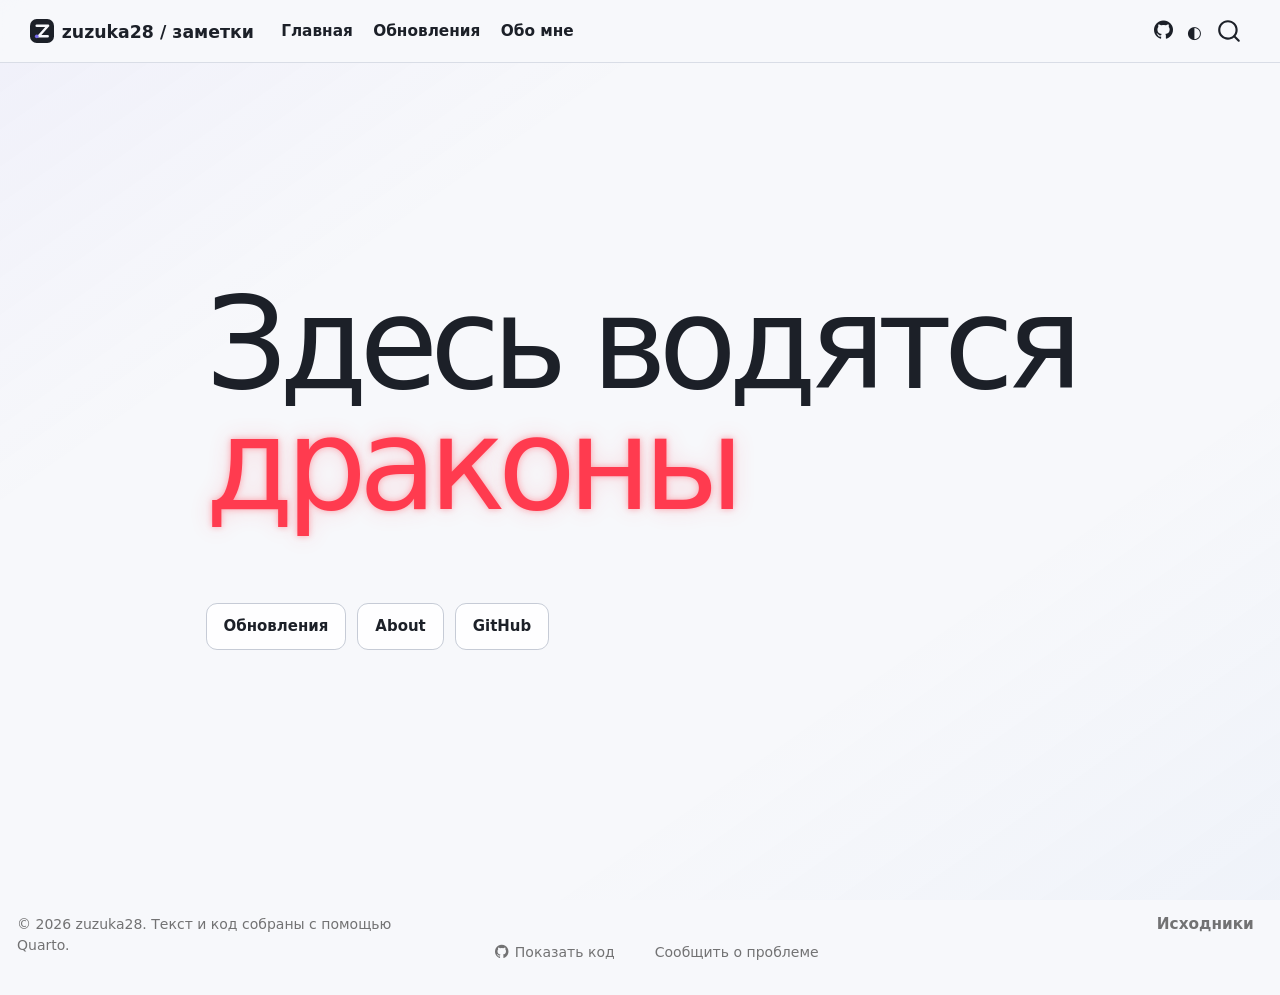
<file: index.html>
<!DOCTYPE html>
<html xmlns="http://www.w3.org/1999/xhtml" lang="ru" xml:lang="ru"><head>

<meta charset="utf-8">
<meta name="generator" content="quarto-1.9.38">

<meta name="viewport" content="width=device-width, initial-scale=1.0, user-scalable=yes">


<title>zuzuka28 / заметки</title>
<style>
/* Default styles provided by pandoc.
** See https://pandoc.org/MANUAL.html#variables-for-html for config info.
*/
code{white-space: pre-wrap;}
span.smallcaps{font-variant: small-caps;}
div.columns{display: flex; gap: min(4vw, 1.5em);}
div.column{flex: auto; overflow-x: auto;}
div.hanging-indent{margin-left: 1.5em; text-indent: -1.5em;}
ul.task-list{list-style: none;}
ul.task-list li input[type="checkbox"] {
  width: 0.8em;
  margin: 0 0.8em 0.2em -1em; /* quarto-specific, see https://github.com/quarto-dev/quarto-cli/issues/4556 */ 
  vertical-align: middle;
}
</style>


<script src="site_libs/quarto-nav/quarto-nav.js"></script>
<script src="site_libs/clipboard/clipboard.min.js"></script>
<script src="site_libs/quarto-search/autocomplete.umd.js"></script>
<script src="site_libs/quarto-search/fuse.min.js"></script>
<script src="site_libs/quarto-search/quarto-search.js"></script>
<meta name="quarto:offset" content="./">
<link href="./assets/github-profile.jpg" rel="icon" type="image/jpeg">
<script src="site_libs/quarto-html/quarto.js" type="module"></script>
<script src="site_libs/quarto-html/tabsets/tabsets.js" type="module"></script>
<script src="site_libs/quarto-html/popper.min.js"></script>
<script src="site_libs/quarto-html/tippy.umd.min.js"></script>
<script src="site_libs/quarto-html/anchor.min.js"></script>
<link href="site_libs/quarto-html/tippy.css" rel="stylesheet">
<link href="site_libs/quarto-html/quarto-syntax-highlighting-15634bcf2e68342d4ad2dfa704d543f6.css" rel="stylesheet" class="quarto-color-scheme" id="quarto-text-highlighting-styles">
<link href="site_libs/quarto-html/quarto-syntax-highlighting-dark-0a6b7249c26820e032cb0bd839ff02b1.css" rel="stylesheet" class="quarto-color-scheme quarto-color-alternate" id="quarto-text-highlighting-styles">
<link href="site_libs/quarto-html/quarto-syntax-highlighting-15634bcf2e68342d4ad2dfa704d543f6.css" rel="stylesheet" class="quarto-color-scheme-extra" id="quarto-text-highlighting-styles">
<script src="site_libs/bootstrap/bootstrap.min.js"></script>
<link href="site_libs/bootstrap/bootstrap-icons.css" rel="stylesheet">
<link href="site_libs/bootstrap/bootstrap-9686be4dad804de28d9331e743aef16b.min.css" rel="stylesheet" append-hash="true" class="quarto-color-scheme" id="quarto-bootstrap" data-mode="light">
<link href="site_libs/bootstrap/bootstrap-dark-185f9a51d345aa95674c9ed22709a4a0.min.css" rel="stylesheet" append-hash="true" class="quarto-color-scheme quarto-color-alternate" id="quarto-bootstrap" data-mode="dark">
<link href="site_libs/bootstrap/bootstrap-9686be4dad804de28d9331e743aef16b.min.css" rel="stylesheet" append-hash="true" class="quarto-color-scheme-extra" id="quarto-bootstrap" data-mode="light">
<script id="quarto-search-options" type="application/json">{
  "location": "navbar",
  "copy-button": false,
  "collapse-after": 3,
  "panel-placement": "end",
  "type": "overlay",
  "limit": 50,
  "keyboard-shortcut": [
    "f",
    "/",
    "s"
  ],
  "language": {
    "search-no-results-text": "Поиск не дал результатов",
    "search-matching-documents-text": "Результаты поиска",
    "search-copy-link-title": "Скопировать ссылку",
    "search-hide-matches-text": "Скрыть дополнительные результаты",
    "search-more-match-text": "дополнительный результат в этом документе",
    "search-more-matches-text": "дополнительных результата(-ов) в этом документе",
    "search-clear-button-title": "Очистить",
    "search-text-placeholder": "",
    "search-detached-cancel-button-title": "Отменить",
    "search-submit-button-title": "Найти",
    "search-label": "Поиск"
  }
}</script>
<style>html{ scroll-behavior: smooth; }</style>
<script data-goatcounter="https://zuzuka28.goatcounter.com/count" async="" src="https://gc.zgo.at/count.js"></script>
<script data-goatcounter-counter-ui="">
  (() => {
    const counterBaseUrl = "https://zuzuka28.goatcounter.com/counter/";

    async function getViewCount(path) {
      const response = await fetch(`${counterBaseUrl}${encodeURIComponent(path)}.json`, {
        credentials: "omit",
        headers: { Accept: "application/json" },
      });

      if (!response.ok) throw new Error(`GoatCounter returned ${response.status}`);

      const data = await response.json();
      if (data.count === undefined || data.count === null) {
        throw new Error("GoatCounter response does not contain a count");
      }

      return String(data.count);
    }

    async function showCount(element, path, render) {
      try {
        element.textContent = render(await getViewCount(path));
        element.hidden = false;
        return true;
      } catch {
        // Counters are optional UI: keep them hidden when GoatCounter is blocked.
        return false;
      }
    }

    function addListingCounters() {
      document.querySelectorAll(".quarto-listing .quarto-post").forEach((post) => {
        const postLink = post.querySelector(".listing-title a[href]");
        const metadata = post.querySelector(".metadata > a");
        if (!postLink || !metadata) return;

        const counter = document.createElement("div");
        counter.className = "listing-views";
        counter.hidden = true;
        metadata.append(counter);

        const path = new URL(postLink.href, window.location.href).pathname;
        void showCount(counter, path, (count) => `Просмотры: ${count}`);
      });
    }

    function addPostCounter() {
      const titleMetadata = document.querySelector("#title-block-header .quarto-title-meta");
      if (!titleMetadata || !window.location.pathname.includes("/posts/")) return;

      const item = document.createElement("div");
      item.className = "post-views";
      item.hidden = true;

      const heading = document.createElement("div");
      heading.className = "quarto-title-meta-heading";
      heading.textContent = "Просмотры";

      const contents = document.createElement("div");
      contents.className = "quarto-title-meta-contents";

      const count = document.createElement("p");
      count.className = "view-count";
      contents.append(count);
      item.append(heading, contents);
      titleMetadata.append(item);

      const path = window.location.pathname + window.location.search;
      void showCount(count, path, (value) => value).then((shown) => {
        if (shown) item.hidden = false;
      });
    }

    document.addEventListener("DOMContentLoaded", () => {
      addListingCounters();
      addPostCounter();
    });
  })();
</script>


<meta property="og:title" content="– zuzuka28 / заметки">
<meta property="og:image" content="https://zuzuka28.github.io/public-blog/assets/social-card.png">
<meta property="og:site_name" content="zuzuka28 / заметки">
<meta property="og:image:height" content="630">
<meta property="og:image:width" content="1200">
<meta name="twitter:title" content="– zuzuka28 / заметки">
<meta name="twitter:image" content="https://zuzuka28.github.io/public-blog/assets/social-card.png">
<meta name="twitter:image-height" content="630">
<meta name="twitter:image-width" content="1200">
<meta name="twitter:card" content="summary_large_image">
</head>

<body class="nav-fixed quarto-light"><script id="quarto-html-before-body" type="application/javascript">
    const toggleBodyColorMode = (bsSheetEl) => {
      const mode = bsSheetEl.getAttribute("data-mode");
      const bodyEl = window.document.querySelector("body");
      if (mode === "dark") {
        bodyEl.classList.add("quarto-dark");
        bodyEl.classList.remove("quarto-light");
      } else {
        bodyEl.classList.add("quarto-light");
        bodyEl.classList.remove("quarto-dark");
      }
    }
    const toggleBodyColorPrimary = () => {
      const bsSheetEl = window.document.querySelector("link#quarto-bootstrap:not([rel=disabled-stylesheet])");
      if (bsSheetEl) {
        toggleBodyColorMode(bsSheetEl);
      }
    }
    const setColorSchemeToggle = (alternate) => {
      const toggles = window.document.querySelectorAll('.quarto-color-scheme-toggle');
      for (let i=0; i < toggles.length; i++) {
        const toggle = toggles[i];
        if (toggle) {
          if (alternate) {
            toggle.classList.add("alternate");
          } else {
            toggle.classList.remove("alternate");
          }
        }
      }
    };
    const toggleColorMode = (alternate) => {
      // Switch the stylesheets
      const primaryStylesheets = window.document.querySelectorAll('link.quarto-color-scheme:not(.quarto-color-alternate)');
      const alternateStylesheets = window.document.querySelectorAll('link.quarto-color-scheme.quarto-color-alternate');
      manageTransitions('#quarto-margin-sidebar .nav-link', false);
      if (alternate) {
        // note: dark is layered on light, we don't disable primary!
        enableStylesheet(alternateStylesheets);
        for (const sheetNode of alternateStylesheets) {
          if (sheetNode.id === "quarto-bootstrap") {
            toggleBodyColorMode(sheetNode);
          }
        }
      } else {
        disableStylesheet(alternateStylesheets);
        enableStylesheet(primaryStylesheets)
        toggleBodyColorPrimary();
      }
      manageTransitions('#quarto-margin-sidebar .nav-link', true);
      // Switch the toggles
      setColorSchemeToggle(alternate)
      // Hack to workaround the fact that safari doesn't
      // properly recolor the scrollbar when toggling (#1455)
      if (navigator.userAgent.indexOf('Safari') > 0 && navigator.userAgent.indexOf('Chrome') == -1) {
        manageTransitions("body", false);
        window.scrollTo(0, 1);
        setTimeout(() => {
          window.scrollTo(0, 0);
          manageTransitions("body", true);
        }, 40);
      }
    }
    const disableStylesheet = (stylesheets) => {
      for (let i=0; i < stylesheets.length; i++) {
        const stylesheet = stylesheets[i];
        stylesheet.rel = 'disabled-stylesheet';
      }
    }
    const enableStylesheet = (stylesheets) => {
      for (let i=0; i < stylesheets.length; i++) {
        const stylesheet = stylesheets[i];
        if(stylesheet.rel !== 'stylesheet') { // for Chrome, which will still FOUC without this check
          stylesheet.rel = 'stylesheet';
        }
      }
    }
    const manageTransitions = (selector, allowTransitions) => {
      const els = window.document.querySelectorAll(selector);
      for (let i=0; i < els.length; i++) {
        const el = els[i];
        if (allowTransitions) {
          el.classList.remove('notransition');
        } else {
          el.classList.add('notransition');
        }
      }
    }
    const isFileUrl = () => {
      return window.location.protocol === 'file:';
    }
    const hasAlternateSentinel = () => {
      let styleSentinel = getColorSchemeSentinel();
      if (styleSentinel !== null) {
        return styleSentinel === "alternate";
      } else {
        return false;
      }
    }
    const setStyleSentinel = (alternate) => {
      const value = alternate ? "alternate" : "default";
      if (!isFileUrl()) {
        window.localStorage.setItem("quarto-color-scheme", value);
      } else {
        localAlternateSentinel = value;
      }
    }
    const getColorSchemeSentinel = () => {
      if (!isFileUrl()) {
        const storageValue = window.localStorage.getItem("quarto-color-scheme");
        return storageValue != null ? storageValue : localAlternateSentinel;
      } else {
        return localAlternateSentinel;
      }
    }
    const toggleGiscusIfUsed = (isAlternate, darkModeDefault) => {
      const baseTheme = document.querySelector('#giscus-base-theme')?.value ?? 'light';
      const alternateTheme = document.querySelector('#giscus-alt-theme')?.value ?? 'dark';
      let newTheme = '';
      if(authorPrefersDark) {
        newTheme = isAlternate ? baseTheme : alternateTheme;
      } else {
        newTheme = isAlternate ? alternateTheme : baseTheme;
      }
      const changeGiscusTheme = () => {
        // From: https://github.com/giscus/giscus/issues/336
        const sendMessage = (message) => {
          const iframe = document.querySelector('iframe.giscus-frame');
          if (!iframe) return;
          iframe.contentWindow.postMessage({ giscus: message }, 'https://giscus.app');
        }
        sendMessage({
          setConfig: {
            theme: newTheme
          }
        });
      }
      const isGiscussLoaded = window.document.querySelector('iframe.giscus-frame') !== null;
      if (isGiscussLoaded) {
        changeGiscusTheme();
      }
    };
    const authorPrefersDark = false;
    const queryPrefersDark = window.matchMedia('(prefers-color-scheme: dark)');
    const darkModeDefault = queryPrefersDark.matches;
      document.querySelector('link#quarto-text-highlighting-styles.quarto-color-scheme-extra').rel = 'disabled-stylesheet';
      document.querySelector('link#quarto-bootstrap.quarto-color-scheme-extra').rel = 'disabled-stylesheet';
    let localAlternateSentinel = darkModeDefault ? 'alternate' : 'default';
    // Dark / light mode switch
    window.quartoToggleColorScheme = () => {
      // Read the current dark / light value
      let toAlternate = !hasAlternateSentinel();
      toggleColorMode(toAlternate);
      setStyleSentinel(toAlternate);
      toggleGiscusIfUsed(toAlternate, darkModeDefault);
      window.dispatchEvent(new Event('resize'));
    };
    queryPrefersDark.addEventListener("change", e => {
      if(window.localStorage.getItem("quarto-color-scheme") !== null)
        return;
      const alternate = e.matches
      toggleColorMode(alternate);
      localAlternateSentinel = e.matches ? 'alternate' : 'default'; // this is used alongside local storage!
      toggleGiscusIfUsed(alternate, darkModeDefault);
    });
    // Switch to dark mode if need be
    if (hasAlternateSentinel()) {
      toggleColorMode(true);
    } else {
      toggleColorMode(false);
    }
  </script>

<div id="quarto-search-results"></div>
  <header id="quarto-header" class="headroom fixed-top">
    <nav class="navbar navbar-expand-lg " data-bs-theme="dark">
      <div class="navbar-container container-fluid">
      <div class="navbar-brand-container mx-auto">
    <a href="./index.html" class="navbar-brand navbar-brand-logo">
    <img src="./assets/mark.svg" alt="Знак блога: буква Z" class="navbar-logo light-content">
    <img src="./assets/mark.svg" alt="Знак блога: буква Z" class="navbar-logo dark-content">
    </a>
    <a class="navbar-brand" href="./index.html">
    <span class="navbar-title">zuzuka28 / заметки</span>
    </a>
  </div>
            <div id="quarto-search" class="" title="Поиск"></div>
          <button class="navbar-toggler" type="button" data-bs-toggle="collapse" data-bs-target="#navbarCollapse" aria-controls="navbarCollapse" role="menu" aria-expanded="false" aria-label="Переключить навигацию" onclick="if (window.quartoToggleHeadroom) { window.quartoToggleHeadroom(); }">
  <span class="navbar-toggler-icon"></span>
</button>
          <div class="collapse navbar-collapse" id="navbarCollapse">
            <ul class="navbar-nav navbar-nav-scroll me-auto">
  <li class="nav-item">
    <a class="nav-link active" href="./index.html" aria-current="page"> 
<span class="menu-text">Главная</span></a>
  </li>  
  <li class="nav-item">
    <a class="nav-link" href="./updates.html"> 
<span class="menu-text">Обновления</span></a>
  </li>  
  <li class="nav-item">
    <a class="nav-link" href="./about.html"> 
<span class="menu-text">Обо мне</span></a>
  </li>  
</ul>
            <ul class="navbar-nav navbar-nav-scroll ms-auto">
  <li class="nav-item compact">
    <a class="nav-link" href="https://github.com/zuzuka28"> <i class="bi bi-github" role="img" aria-label="GitHub">
</i> 
<span class="menu-text"></span></a>
  </li>  
</ul>
          </div> <!-- /navcollapse -->
            <div class="quarto-navbar-tools">
  <a href="" class="quarto-color-scheme-toggle quarto-navigation-tool  px-1" onclick="window.quartoToggleColorScheme(); return false;" title="Переключить темный режим"><i class="bi"></i></a>
</div>
      </div> <!-- /container-fluid -->
    </nav>
</header>
<!-- content -->
<div id="quarto-content" class="quarto-container page-columns page-rows-contents page-layout-full page-navbar">
<!-- sidebar -->
<!-- margin-sidebar -->
    
<!-- main -->
<main class="content column-page" id="quarto-document-content"><header id="title-block-header" class="quarto-title-block"></header>





<div class="dragon-landing">
<p class="dragon-statement" role="heading" aria-level="1">
Здесь водятся <span>драконы</span>
</p>
<nav class="section-links" aria-label="Разделы сайта">
<a href="updates.html">Обновления</a> <a href="about.html">About</a> <a href="https://github.com/zuzuka28">GitHub</a>
</nav>
</div>



<a onclick="window.scrollTo(0, 0); return false;" role="button" id="quarto-back-to-top"><i class="bi bi-arrow-up"></i> Наверх</a></main> <!-- /main -->
<script id="quarto-html-after-body" type="application/javascript">
  window.document.addEventListener("DOMContentLoaded", function (event) {
    // Ensure there is a toggle, if there isn't float one in the top right
    if (window.document.querySelector('.quarto-color-scheme-toggle') === null) {
      const a = window.document.createElement('a');
      a.classList.add('top-right');
      a.classList.add('quarto-color-scheme-toggle');
      a.href = "";
      a.onclick = function() { try { window.quartoToggleColorScheme(); } catch {} return false; };
      const i = window.document.createElement("i");
      i.classList.add('bi');
      a.appendChild(i);
      window.document.body.appendChild(a);
    }
    setColorSchemeToggle(hasAlternateSentinel())
    const icon = "";
    const anchorJS = new window.AnchorJS();
    anchorJS.options = {
      placement: 'right',
      icon: icon
    };
    anchorJS.add('.anchored');
    const isCodeAnnotation = (el) => {
      for (const clz of el.classList) {
        if (clz.startsWith('code-annotation-')) {                     
          return true;
        }
      }
      return false;
    }
    const onCopySuccess = function(e) {
      // button target
      const button = e.trigger;
      // don't keep focus
      button.blur();
      // flash "checked"
      button.classList.add('code-copy-button-checked');
      var currentTitle = button.getAttribute("title");
      button.setAttribute("title", "Скопировано");
      let tooltip;
      if (window.bootstrap) {
        button.setAttribute("data-bs-toggle", "tooltip");
        button.setAttribute("data-bs-placement", "left");
        button.setAttribute("data-bs-title", "Скопировано");
        tooltip = new bootstrap.Tooltip(button, 
          { trigger: "manual", 
            customClass: "code-copy-button-tooltip",
            offset: [0, -8]});
        tooltip.show();    
      }
      setTimeout(function() {
        if (tooltip) {
          tooltip.hide();
          button.removeAttribute("data-bs-title");
          button.removeAttribute("data-bs-toggle");
          button.removeAttribute("data-bs-placement");
        }
        button.setAttribute("title", currentTitle);
        button.classList.remove('code-copy-button-checked');
      }, 1000);
      // clear code selection
      e.clearSelection();
    }
    const getTextToCopy = function(trigger) {
      const outerScaffold = trigger.parentElement.cloneNode(true);
      const codeEl = outerScaffold.querySelector('code');
      for (const childEl of codeEl.children) {
        if (isCodeAnnotation(childEl)) {
          childEl.remove();
        }
      }
      return codeEl.innerText;
    }
    const clipboard = new window.ClipboardJS('.code-copy-button:not([data-in-quarto-modal])', {
      text: getTextToCopy
    });
    clipboard.on('success', onCopySuccess);
    if (window.document.getElementById('quarto-embedded-source-code-modal')) {
      const clipboardModal = new window.ClipboardJS('.code-copy-button[data-in-quarto-modal]', {
        text: getTextToCopy,
        container: window.document.getElementById('quarto-embedded-source-code-modal')
      });
      clipboardModal.on('success', onCopySuccess);
    }
      var localhostRegex = new RegExp(/^(?:http|https):\/\/localhost\:?[0-9]*\//);
      var mailtoRegex = new RegExp(/^mailto:/);
        var filterRegex = new RegExp("https:\/\/zuzuka28\.github\.io\/public-blog");
      var isInternal = (href) => {
          return filterRegex.test(href) || localhostRegex.test(href) || mailtoRegex.test(href);
      }
      // Inspect non-navigation links and adorn them if external
     var links = window.document.querySelectorAll('a[href]:not(.nav-link):not(.navbar-brand):not(.toc-action):not(.sidebar-link):not(.sidebar-item-toggle):not(.pagination-link):not(.no-external):not([aria-hidden]):not(.dropdown-item):not(.quarto-navigation-tool):not(.about-link)');
      for (var i=0; i<links.length; i++) {
        const link = links[i];
        if (!isInternal(link.href)) {
          // undo the damage that might have been done by quarto-nav.js in the case of
          // links that we want to consider external
          if (link.dataset.originalHref !== undefined) {
            link.href = link.dataset.originalHref;
          }
            // target, if specified
            link.setAttribute("target", "_blank");
            if (link.getAttribute("rel") === null) {
              link.setAttribute("rel", "noopener");
            }
        }
      }
    function tippyHover(el, contentFn, onTriggerFn, onUntriggerFn) {
      const config = {
        allowHTML: true,
        maxWidth: 500,
        delay: 100,
        arrow: false,
        appendTo: function(el) {
            return el.parentElement;
        },
        interactive: true,
        interactiveBorder: 10,
        theme: 'quarto',
        placement: 'bottom-start',
      };
      if (contentFn) {
        config.content = contentFn;
      }
      if (onTriggerFn) {
        config.onTrigger = onTriggerFn;
      }
      if (onUntriggerFn) {
        config.onUntrigger = onUntriggerFn;
      }
      window.tippy(el, config); 
    }
    const noterefs = window.document.querySelectorAll('a[role="doc-noteref"]');
    for (var i=0; i<noterefs.length; i++) {
      const ref = noterefs[i];
      tippyHover(ref, function() {
        // use id or data attribute instead here
        let href = ref.getAttribute('data-footnote-href') || ref.getAttribute('href');
        try { href = new URL(href).hash; } catch {}
        const id = href.replace(/^#\/?/, "");
        const note = window.document.getElementById(id);
        if (note) {
          return note.innerHTML;
        } else {
          return "";
        }
      });
    }
    const xrefs = window.document.querySelectorAll('a.quarto-xref');
    const processXRef = (id, note) => {
      // Strip column container classes
      const stripColumnClz = (el) => {
        el.classList.remove("page-full", "page-columns");
        if (el.children) {
          for (const child of el.children) {
            stripColumnClz(child);
          }
        }
      }
      stripColumnClz(note)
      if (id === null || id.startsWith('sec-')) {
        // Special case sections, only their first couple elements
        const container = document.createElement("div");
        if (note.children && note.children.length > 2) {
          container.appendChild(note.children[0].cloneNode(true));
          for (let i = 1; i < note.children.length; i++) {
            const child = note.children[i];
            if (child.tagName === "P" && child.innerText === "") {
              continue;
            } else {
              container.appendChild(child.cloneNode(true));
              break;
            }
          }
          if (window.Quarto?.typesetMath) {
            window.Quarto.typesetMath(container);
          }
          return container.innerHTML
        } else {
          if (window.Quarto?.typesetMath) {
            window.Quarto.typesetMath(note);
          }
          return note.innerHTML;
        }
      } else {
        // Remove any anchor links if they are present
        const anchorLink = note.querySelector('a.anchorjs-link');
        if (anchorLink) {
          anchorLink.remove();
        }
        if (window.Quarto?.typesetMath) {
          window.Quarto.typesetMath(note);
        }
        if (note.classList.contains("callout")) {
          return note.outerHTML;
        } else {
          return note.innerHTML;
        }
      }
    }
    for (var i=0; i<xrefs.length; i++) {
      const xref = xrefs[i];
      tippyHover(xref, undefined, function(instance) {
        instance.disable();
        let url = xref.getAttribute('href');
        let hash = undefined; 
        if (url.startsWith('#')) {
          hash = url;
        } else {
          try { hash = new URL(url).hash; } catch {}
        }
        if (hash) {
          const id = hash.replace(/^#\/?/, "");
          const note = window.document.getElementById(id);
          if (note !== null) {
            try {
              const html = processXRef(id, note.cloneNode(true));
              instance.setContent(html);
            } finally {
              instance.enable();
              instance.show();
            }
          } else {
            // See if we can fetch this
            fetch(url.split('#')[0])
            .then(res => res.text())
            .then(html => {
              const parser = new DOMParser();
              const htmlDoc = parser.parseFromString(html, "text/html");
              const note = htmlDoc.getElementById(id);
              if (note !== null) {
                const html = processXRef(id, note);
                instance.setContent(html);
              } 
            }).finally(() => {
              instance.enable();
              instance.show();
            });
          }
        } else {
          // See if we can fetch a full url (with no hash to target)
          // This is a special case and we should probably do some content thinning / targeting
          fetch(url)
          .then(res => res.text())
          .then(html => {
            const parser = new DOMParser();
            const htmlDoc = parser.parseFromString(html, "text/html");
            const note = htmlDoc.querySelector('main.content');
            if (note !== null) {
              // This should only happen for chapter cross references
              // (since there is no id in the URL)
              // remove the first header
              if (note.children.length > 0 && note.children[0].tagName === "HEADER") {
                note.children[0].remove();
              }
              const html = processXRef(null, note);
              instance.setContent(html);
            } 
          }).finally(() => {
            instance.enable();
            instance.show();
          });
        }
      }, function(instance) {
      });
    }
        let selectedAnnoteEl;
        const selectorForAnnotation = ( cell, annotation) => {
          let cellAttr = 'data-code-cell="' + cell + '"';
          let lineAttr = 'data-code-annotation="' +  annotation + '"';
          const selector = 'span[' + cellAttr + '][' + lineAttr + ']';
          return selector;
        }
        const selectCodeLines = (annoteEl) => {
          const doc = window.document;
          const targetCell = annoteEl.getAttribute("data-target-cell");
          const targetAnnotation = annoteEl.getAttribute("data-target-annotation");
          const annoteSpan = window.document.querySelector(selectorForAnnotation(targetCell, targetAnnotation));
          const lines = annoteSpan.getAttribute("data-code-lines").split(",");
          const lineIds = lines.map((line) => {
            return targetCell + "-" + line;
          })
          let top = null;
          let height = null;
          let parent = null;
          if (lineIds.length > 0) {
              //compute the position of the single el (top and bottom and make a div)
              const el = window.document.getElementById(lineIds[0]);
              top = el.offsetTop;
              height = el.offsetHeight;
              parent = el.parentElement.parentElement;
            if (lineIds.length > 1) {
              const lastEl = window.document.getElementById(lineIds[lineIds.length - 1]);
              const bottom = lastEl.offsetTop + lastEl.offsetHeight;
              height = bottom - top;
            }
            if (top !== null && height !== null && parent !== null) {
              // cook up a div (if necessary) and position it 
              let div = window.document.getElementById("code-annotation-line-highlight");
              if (div === null) {
                div = window.document.createElement("div");
                div.setAttribute("id", "code-annotation-line-highlight");
                div.style.position = 'absolute';
                parent.appendChild(div);
              }
              div.style.top = top - 2 + "px";
              div.style.height = height + 4 + "px";
              div.style.left = 0;
              let gutterDiv = window.document.getElementById("code-annotation-line-highlight-gutter");
              if (gutterDiv === null) {
                gutterDiv = window.document.createElement("div");
                gutterDiv.setAttribute("id", "code-annotation-line-highlight-gutter");
                gutterDiv.style.position = 'absolute';
                const codeCell = window.document.getElementById(targetCell);
                const gutter = codeCell.querySelector('.code-annotation-gutter');
                gutter.appendChild(gutterDiv);
              }
              gutterDiv.style.top = top - 2 + "px";
              gutterDiv.style.height = height + 4 + "px";
            }
            selectedAnnoteEl = annoteEl;
          }
        };
        const unselectCodeLines = () => {
          const elementsIds = ["code-annotation-line-highlight", "code-annotation-line-highlight-gutter"];
          elementsIds.forEach((elId) => {
            const div = window.document.getElementById(elId);
            if (div) {
              div.remove();
            }
          });
          selectedAnnoteEl = undefined;
        };
          // Handle positioning of the toggle
      window.addEventListener(
        "resize",
        throttle(() => {
          elRect = undefined;
          if (selectedAnnoteEl) {
            selectCodeLines(selectedAnnoteEl);
          }
        }, 10)
      );
      function throttle(fn, ms) {
      let throttle = false;
      let timer;
        return (...args) => {
          if(!throttle) { // first call gets through
              fn.apply(this, args);
              throttle = true;
          } else { // all the others get throttled
              if(timer) clearTimeout(timer); // cancel #2
              timer = setTimeout(() => {
                fn.apply(this, args);
                timer = throttle = false;
              }, ms);
          }
        };
      }
        // Attach click handler to the DT
        const annoteDls = window.document.querySelectorAll('dt[data-target-cell]');
        for (const annoteDlNode of annoteDls) {
          annoteDlNode.addEventListener('click', (event) => {
            const clickedEl = event.target;
            if (clickedEl !== selectedAnnoteEl) {
              unselectCodeLines();
              const activeEl = window.document.querySelector('dt[data-target-cell].code-annotation-active');
              if (activeEl) {
                activeEl.classList.remove('code-annotation-active');
              }
              selectCodeLines(clickedEl);
              clickedEl.classList.add('code-annotation-active');
            } else {
              // Unselect the line
              unselectCodeLines();
              clickedEl.classList.remove('code-annotation-active');
            }
          });
        }
    const findCites = (el) => {
      const parentEl = el.parentElement;
      if (parentEl) {
        const cites = parentEl.dataset.cites;
        if (cites) {
          return {
            el,
            cites: cites.split(' ')
          };
        } else {
          return findCites(el.parentElement)
        }
      } else {
        return undefined;
      }
    };
    var bibliorefs = window.document.querySelectorAll('a[role="doc-biblioref"]');
    for (var i=0; i<bibliorefs.length; i++) {
      const ref = bibliorefs[i];
      const citeInfo = findCites(ref);
      if (citeInfo) {
        tippyHover(citeInfo.el, function() {
          var popup = window.document.createElement('div');
          citeInfo.cites.forEach(function(cite) {
            var citeDiv = window.document.createElement('div');
            citeDiv.classList.add('hanging-indent');
            citeDiv.classList.add('csl-entry');
            var biblioDiv = window.document.getElementById('ref-' + cite);
            if (biblioDiv) {
              citeDiv.innerHTML = biblioDiv.innerHTML;
            }
            popup.appendChild(citeDiv);
          });
          return popup.innerHTML;
        });
      }
    }
  });
  </script>
</div> <!-- /content -->
<footer class="footer">
  <div class="nav-footer">
    <div class="nav-footer-left">
<p>© 2026 zuzuka28. Текст и код собраны с помощью Quarto.</p>
</div>   
    <div class="nav-footer-center">
      &nbsp;
    <div class="toc-actions"><ul><li><a href="https://github.com/zuzuka28/public-blog/blob/main/index.qmd" class="toc-action"><i class="bi bi-github"></i>Показать код</a></li><li><a href="https://github.com/zuzuka28/public-blog/issues/new" class="toc-action"><i class="bi empty"></i>Сообщить о проблеме</a></li></ul></div></div>
    <div class="nav-footer-right">
      <ul class="footer-items list-unstyled">
    <li class="nav-item">
    <a class="nav-link" href="https://github.com/zuzuka28/public-blog">
<p>Исходники</p>
</a>
  </li>  
</ul>
    </div>
  </div>
</footer>




<script src="site_libs/quarto-html/zenscroll-min.js"></script>
</body></html>
</file>
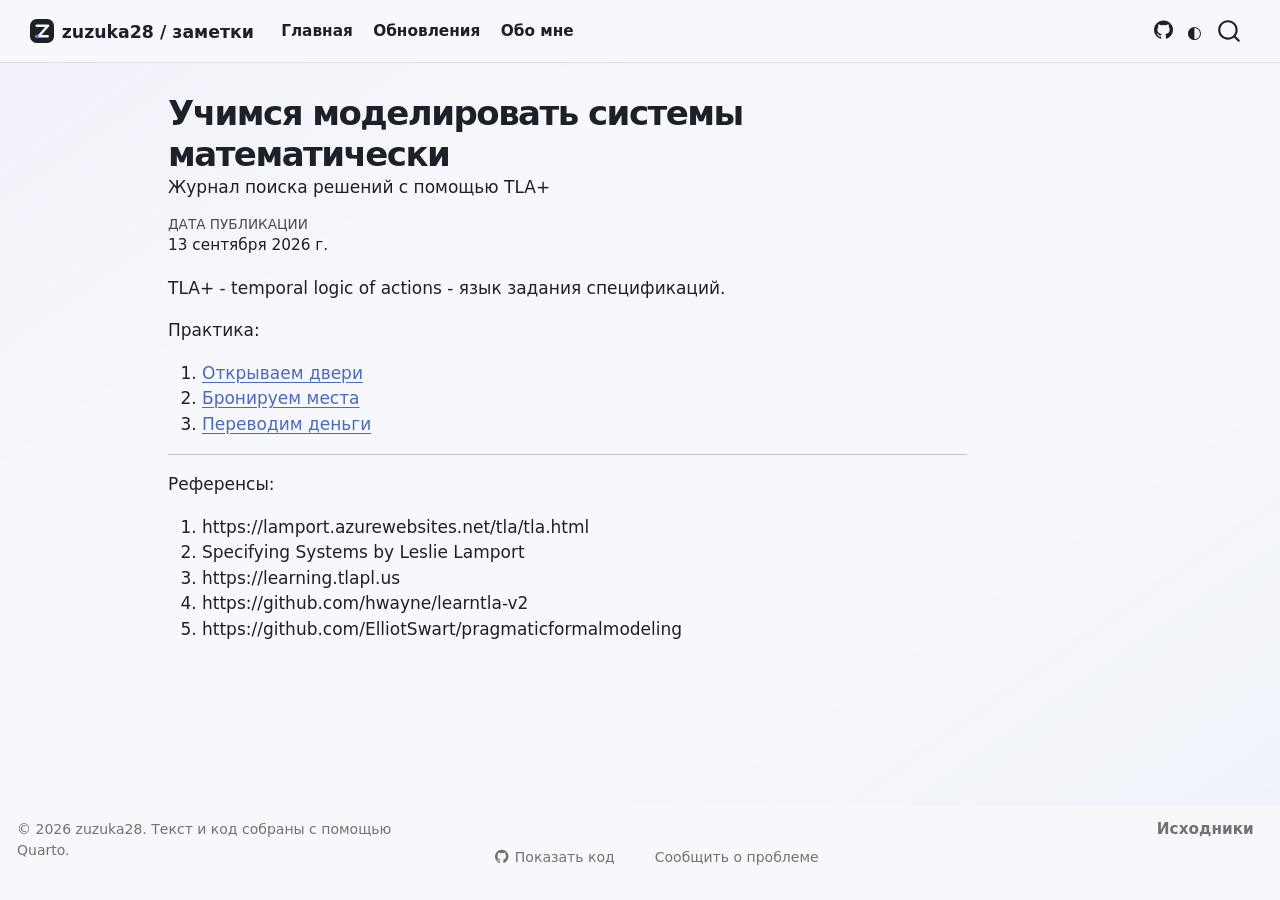
<file: posts/learn-tla/index.html>
<!DOCTYPE html>
<html xmlns="http://www.w3.org/1999/xhtml" lang="ru" xml:lang="ru"><head>

<meta charset="utf-8">
<meta name="generator" content="quarto-1.9.38">

<meta name="viewport" content="width=device-width, initial-scale=1.0, user-scalable=yes">

<meta name="description" content="Журнал поиска решений с помощью TLA+">

<title>Учимся моделировать системы математически – zuzuka28 / заметки</title>
<style>
/* Default styles provided by pandoc.
** See https://pandoc.org/MANUAL.html#variables-for-html for config info.
*/
code{white-space: pre-wrap;}
span.smallcaps{font-variant: small-caps;}
div.columns{display: flex; gap: min(4vw, 1.5em);}
div.column{flex: auto; overflow-x: auto;}
div.hanging-indent{margin-left: 1.5em; text-indent: -1.5em;}
ul.task-list{list-style: none;}
ul.task-list li input[type="checkbox"] {
  width: 0.8em;
  margin: 0 0.8em 0.2em -1em; /* quarto-specific, see https://github.com/quarto-dev/quarto-cli/issues/4556 */ 
  vertical-align: middle;
}
</style>


<script src="../../site_libs/quarto-nav/quarto-nav.js"></script>
<script src="../../site_libs/clipboard/clipboard.min.js"></script>
<script src="../../site_libs/quarto-search/autocomplete.umd.js"></script>
<script src="../../site_libs/quarto-search/fuse.min.js"></script>
<script src="../../site_libs/quarto-search/quarto-search.js"></script>
<meta name="quarto:offset" content="../../">
<link href="../../assets/github-profile.jpg" rel="icon" type="image/jpeg">
<script src="../../site_libs/quarto-html/quarto.js" type="module"></script>
<script src="../../site_libs/quarto-html/tabsets/tabsets.js" type="module"></script>
<script src="../../site_libs/quarto-html/popper.min.js"></script>
<script src="../../site_libs/quarto-html/tippy.umd.min.js"></script>
<script src="../../site_libs/quarto-html/anchor.min.js"></script>
<link href="../../site_libs/quarto-html/tippy.css" rel="stylesheet">
<link href="../../site_libs/quarto-html/quarto-syntax-highlighting-15634bcf2e68342d4ad2dfa704d543f6.css" rel="stylesheet" class="quarto-color-scheme" id="quarto-text-highlighting-styles">
<link href="../../site_libs/quarto-html/quarto-syntax-highlighting-dark-0a6b7249c26820e032cb0bd839ff02b1.css" rel="stylesheet" class="quarto-color-scheme quarto-color-alternate" id="quarto-text-highlighting-styles">
<link href="../../site_libs/quarto-html/quarto-syntax-highlighting-15634bcf2e68342d4ad2dfa704d543f6.css" rel="stylesheet" class="quarto-color-scheme-extra" id="quarto-text-highlighting-styles">
<script src="../../site_libs/bootstrap/bootstrap.min.js"></script>
<link href="../../site_libs/bootstrap/bootstrap-icons.css" rel="stylesheet">
<link href="../../site_libs/bootstrap/bootstrap-9686be4dad804de28d9331e743aef16b.min.css" rel="stylesheet" append-hash="true" class="quarto-color-scheme" id="quarto-bootstrap" data-mode="light">
<link href="../../site_libs/bootstrap/bootstrap-dark-185f9a51d345aa95674c9ed22709a4a0.min.css" rel="stylesheet" append-hash="true" class="quarto-color-scheme quarto-color-alternate" id="quarto-bootstrap" data-mode="dark">
<link href="../../site_libs/bootstrap/bootstrap-9686be4dad804de28d9331e743aef16b.min.css" rel="stylesheet" append-hash="true" class="quarto-color-scheme-extra" id="quarto-bootstrap" data-mode="light">
<script id="quarto-search-options" type="application/json">{
  "location": "navbar",
  "copy-button": false,
  "collapse-after": 3,
  "panel-placement": "end",
  "type": "overlay",
  "limit": 50,
  "keyboard-shortcut": [
    "f",
    "/",
    "s"
  ],
  "language": {
    "search-no-results-text": "Поиск не дал результатов",
    "search-matching-documents-text": "Результаты поиска",
    "search-copy-link-title": "Скопировать ссылку",
    "search-hide-matches-text": "Скрыть дополнительные результаты",
    "search-more-match-text": "дополнительный результат в этом документе",
    "search-more-matches-text": "дополнительных результата(-ов) в этом документе",
    "search-clear-button-title": "Очистить",
    "search-text-placeholder": "",
    "search-detached-cancel-button-title": "Отменить",
    "search-submit-button-title": "Найти",
    "search-label": "Поиск"
  }
}</script>
<style>html{ scroll-behavior: smooth; }</style>
<script data-goatcounter="https://zuzuka28.goatcounter.com/count" async="" src="https://gc.zgo.at/count.js"></script>
<script data-goatcounter-counter-ui="">
  (() => {
    const counterBaseUrl = "https://zuzuka28.goatcounter.com/counter/";

    async function getViewCount(path) {
      const response = await fetch(`${counterBaseUrl}${encodeURIComponent(path)}.json`, {
        credentials: "omit",
        headers: { Accept: "application/json" },
      });

      if (!response.ok) throw new Error(`GoatCounter returned ${response.status}`);

      const data = await response.json();
      if (data.count === undefined || data.count === null) {
        throw new Error("GoatCounter response does not contain a count");
      }

      return String(data.count);
    }

    async function showCount(element, path, render) {
      try {
        element.textContent = render(await getViewCount(path));
        element.hidden = false;
        return true;
      } catch {
        // Counters are optional UI: keep them hidden when GoatCounter is blocked.
        return false;
      }
    }

    function addListingCounters() {
      document.querySelectorAll(".quarto-listing .quarto-post").forEach((post) => {
        const postLink = post.querySelector(".listing-title a[href]");
        const metadata = post.querySelector(".metadata > a");
        if (!postLink || !metadata) return;

        const counter = document.createElement("div");
        counter.className = "listing-views";
        counter.hidden = true;
        metadata.append(counter);

        const path = new URL(postLink.href, window.location.href).pathname;
        void showCount(counter, path, (count) => `Просмотры: ${count}`);
      });
    }

    function addPostCounter() {
      const titleMetadata = document.querySelector("#title-block-header .quarto-title-meta");
      if (!titleMetadata || !window.location.pathname.includes("/posts/")) return;

      const item = document.createElement("div");
      item.className = "post-views";
      item.hidden = true;

      const heading = document.createElement("div");
      heading.className = "quarto-title-meta-heading";
      heading.textContent = "Просмотры";

      const contents = document.createElement("div");
      contents.className = "quarto-title-meta-contents";

      const count = document.createElement("p");
      count.className = "view-count";
      contents.append(count);
      item.append(heading, contents);
      titleMetadata.append(item);

      const path = window.location.pathname + window.location.search;
      void showCount(count, path, (value) => value).then((shown) => {
        if (shown) item.hidden = false;
      });
    }

    document.addEventListener("DOMContentLoaded", () => {
      addListingCounters();
      addPostCounter();
    });
  })();
</script>


<meta property="og:title" content="Учимся моделировать системы математически – zuzuka28 / заметки">
<meta property="og:description" content="Журнал поиска решений с помощью TLA+">
<meta property="og:image" content="https://zuzuka28.github.io/public-blog/posts/learn-tla/assets/social-card.png">
<meta property="og:site_name" content="zuzuka28 / заметки">
<meta name="twitter:title" content="Учимся моделировать системы математически – zuzuka28 / заметки">
<meta name="twitter:description" content="Журнал поиска решений с помощью TLA+">
<meta name="twitter:image" content="https://zuzuka28.github.io/public-blog/posts/learn-tla/assets/social-card.png">
<meta name="twitter:card" content="summary_large_image">
</head>

<body class="nav-fixed quarto-light"><script id="quarto-html-before-body" type="application/javascript">
    const toggleBodyColorMode = (bsSheetEl) => {
      const mode = bsSheetEl.getAttribute("data-mode");
      const bodyEl = window.document.querySelector("body");
      if (mode === "dark") {
        bodyEl.classList.add("quarto-dark");
        bodyEl.classList.remove("quarto-light");
      } else {
        bodyEl.classList.add("quarto-light");
        bodyEl.classList.remove("quarto-dark");
      }
    }
    const toggleBodyColorPrimary = () => {
      const bsSheetEl = window.document.querySelector("link#quarto-bootstrap:not([rel=disabled-stylesheet])");
      if (bsSheetEl) {
        toggleBodyColorMode(bsSheetEl);
      }
    }
    const setColorSchemeToggle = (alternate) => {
      const toggles = window.document.querySelectorAll('.quarto-color-scheme-toggle');
      for (let i=0; i < toggles.length; i++) {
        const toggle = toggles[i];
        if (toggle) {
          if (alternate) {
            toggle.classList.add("alternate");
          } else {
            toggle.classList.remove("alternate");
          }
        }
      }
    };
    const toggleColorMode = (alternate) => {
      // Switch the stylesheets
      const primaryStylesheets = window.document.querySelectorAll('link.quarto-color-scheme:not(.quarto-color-alternate)');
      const alternateStylesheets = window.document.querySelectorAll('link.quarto-color-scheme.quarto-color-alternate');
      manageTransitions('#quarto-margin-sidebar .nav-link', false);
      if (alternate) {
        // note: dark is layered on light, we don't disable primary!
        enableStylesheet(alternateStylesheets);
        for (const sheetNode of alternateStylesheets) {
          if (sheetNode.id === "quarto-bootstrap") {
            toggleBodyColorMode(sheetNode);
          }
        }
      } else {
        disableStylesheet(alternateStylesheets);
        enableStylesheet(primaryStylesheets)
        toggleBodyColorPrimary();
      }
      manageTransitions('#quarto-margin-sidebar .nav-link', true);
      // Switch the toggles
      setColorSchemeToggle(alternate)
      // Hack to workaround the fact that safari doesn't
      // properly recolor the scrollbar when toggling (#1455)
      if (navigator.userAgent.indexOf('Safari') > 0 && navigator.userAgent.indexOf('Chrome') == -1) {
        manageTransitions("body", false);
        window.scrollTo(0, 1);
        setTimeout(() => {
          window.scrollTo(0, 0);
          manageTransitions("body", true);
        }, 40);
      }
    }
    const disableStylesheet = (stylesheets) => {
      for (let i=0; i < stylesheets.length; i++) {
        const stylesheet = stylesheets[i];
        stylesheet.rel = 'disabled-stylesheet';
      }
    }
    const enableStylesheet = (stylesheets) => {
      for (let i=0; i < stylesheets.length; i++) {
        const stylesheet = stylesheets[i];
        if(stylesheet.rel !== 'stylesheet') { // for Chrome, which will still FOUC without this check
          stylesheet.rel = 'stylesheet';
        }
      }
    }
    const manageTransitions = (selector, allowTransitions) => {
      const els = window.document.querySelectorAll(selector);
      for (let i=0; i < els.length; i++) {
        const el = els[i];
        if (allowTransitions) {
          el.classList.remove('notransition');
        } else {
          el.classList.add('notransition');
        }
      }
    }
    const isFileUrl = () => {
      return window.location.protocol === 'file:';
    }
    const hasAlternateSentinel = () => {
      let styleSentinel = getColorSchemeSentinel();
      if (styleSentinel !== null) {
        return styleSentinel === "alternate";
      } else {
        return false;
      }
    }
    const setStyleSentinel = (alternate) => {
      const value = alternate ? "alternate" : "default";
      if (!isFileUrl()) {
        window.localStorage.setItem("quarto-color-scheme", value);
      } else {
        localAlternateSentinel = value;
      }
    }
    const getColorSchemeSentinel = () => {
      if (!isFileUrl()) {
        const storageValue = window.localStorage.getItem("quarto-color-scheme");
        return storageValue != null ? storageValue : localAlternateSentinel;
      } else {
        return localAlternateSentinel;
      }
    }
    const toggleGiscusIfUsed = (isAlternate, darkModeDefault) => {
      const baseTheme = document.querySelector('#giscus-base-theme')?.value ?? 'light';
      const alternateTheme = document.querySelector('#giscus-alt-theme')?.value ?? 'dark';
      let newTheme = '';
      if(authorPrefersDark) {
        newTheme = isAlternate ? baseTheme : alternateTheme;
      } else {
        newTheme = isAlternate ? alternateTheme : baseTheme;
      }
      const changeGiscusTheme = () => {
        // From: https://github.com/giscus/giscus/issues/336
        const sendMessage = (message) => {
          const iframe = document.querySelector('iframe.giscus-frame');
          if (!iframe) return;
          iframe.contentWindow.postMessage({ giscus: message }, 'https://giscus.app');
        }
        sendMessage({
          setConfig: {
            theme: newTheme
          }
        });
      }
      const isGiscussLoaded = window.document.querySelector('iframe.giscus-frame') !== null;
      if (isGiscussLoaded) {
        changeGiscusTheme();
      }
    };
    const authorPrefersDark = false;
    const queryPrefersDark = window.matchMedia('(prefers-color-scheme: dark)');
    const darkModeDefault = queryPrefersDark.matches;
      document.querySelector('link#quarto-text-highlighting-styles.quarto-color-scheme-extra').rel = 'disabled-stylesheet';
      document.querySelector('link#quarto-bootstrap.quarto-color-scheme-extra').rel = 'disabled-stylesheet';
    let localAlternateSentinel = darkModeDefault ? 'alternate' : 'default';
    // Dark / light mode switch
    window.quartoToggleColorScheme = () => {
      // Read the current dark / light value
      let toAlternate = !hasAlternateSentinel();
      toggleColorMode(toAlternate);
      setStyleSentinel(toAlternate);
      toggleGiscusIfUsed(toAlternate, darkModeDefault);
      window.dispatchEvent(new Event('resize'));
    };
    queryPrefersDark.addEventListener("change", e => {
      if(window.localStorage.getItem("quarto-color-scheme") !== null)
        return;
      const alternate = e.matches
      toggleColorMode(alternate);
      localAlternateSentinel = e.matches ? 'alternate' : 'default'; // this is used alongside local storage!
      toggleGiscusIfUsed(alternate, darkModeDefault);
    });
    // Switch to dark mode if need be
    if (hasAlternateSentinel()) {
      toggleColorMode(true);
    } else {
      toggleColorMode(false);
    }
  </script>

<div id="quarto-search-results"></div>
  <header id="quarto-header" class="headroom fixed-top">
    <nav class="navbar navbar-expand-lg " data-bs-theme="dark">
      <div class="navbar-container container-fluid">
      <div class="navbar-brand-container mx-auto">
    <a href="../../index.html" class="navbar-brand navbar-brand-logo">
    <img src="../../assets/mark.svg" alt="Знак блога: буква Z" class="navbar-logo light-content">
    <img src="../../assets/mark.svg" alt="Знак блога: буква Z" class="navbar-logo dark-content">
    </a>
    <a class="navbar-brand" href="../../index.html">
    <span class="navbar-title">zuzuka28 / заметки</span>
    </a>
  </div>
            <div id="quarto-search" class="" title="Поиск"></div>
          <button class="navbar-toggler" type="button" data-bs-toggle="collapse" data-bs-target="#navbarCollapse" aria-controls="navbarCollapse" role="menu" aria-expanded="false" aria-label="Переключить навигацию" onclick="if (window.quartoToggleHeadroom) { window.quartoToggleHeadroom(); }">
  <span class="navbar-toggler-icon"></span>
</button>
          <div class="collapse navbar-collapse" id="navbarCollapse">
            <ul class="navbar-nav navbar-nav-scroll me-auto">
  <li class="nav-item">
    <a class="nav-link" href="../../index.html"> 
<span class="menu-text">Главная</span></a>
  </li>  
  <li class="nav-item">
    <a class="nav-link" href="../../updates.html"> 
<span class="menu-text">Обновления</span></a>
  </li>  
  <li class="nav-item">
    <a class="nav-link" href="../../about.html"> 
<span class="menu-text">Обо мне</span></a>
  </li>  
</ul>
            <ul class="navbar-nav navbar-nav-scroll ms-auto">
  <li class="nav-item compact">
    <a class="nav-link" href="https://github.com/zuzuka28"> <i class="bi bi-github" role="img" aria-label="GitHub">
</i> 
<span class="menu-text"></span></a>
  </li>  
</ul>
          </div> <!-- /navcollapse -->
            <div class="quarto-navbar-tools">
  <a href="" class="quarto-color-scheme-toggle quarto-navigation-tool  px-1" onclick="window.quartoToggleColorScheme(); return false;" title="Переключить темный режим"><i class="bi"></i></a>
</div>
      </div> <!-- /container-fluid -->
    </nav>
</header>
<!-- content -->
<div id="quarto-content" class="quarto-container page-columns page-rows-contents page-layout-article page-navbar">
<!-- sidebar -->
<!-- margin-sidebar -->
    <div id="quarto-margin-sidebar" class="sidebar margin-sidebar zindex-bottom">
        
    </div>
<!-- main -->
<main class="content" id="quarto-document-content">


<header id="title-block-header" class="quarto-title-block default">
<div class="quarto-title">
<h1 class="title">Учимся моделировать системы математически</h1>
</div>

<div>
  <div class="description">
    Журнал поиска решений с помощью TLA+
  </div>
</div>


<div class="quarto-title-meta">

    
    <div>
    <div class="quarto-title-meta-heading">Дата публикации</div>
    <div class="quarto-title-meta-contents">
      <p class="date">13 сентября 2026 г.</p>
    </div>
  </div>
  
    
  </div>
  


</header>


<p>TLA+ - temporal logic of actions - язык задания спецификаций.</p>
<p>Практика:</p>
<ol type="1">
<li><a href="../../posts/learn-tla/doors-problem.html">Открываем двери</a></li>
<li><a href="../../posts/learn-tla/booking-problem.html">Бронируем места</a></li>
<li><a href="../../posts/learn-tla/money-transfer-problem.html">Переводим деньги</a></li>
</ol>
<hr>
<p>Референсы:</p>
<ol type="1">
<li>https://lamport.azurewebsites.net/tla/tla.html</li>
<li>Specifying Systems by Leslie Lamport</li>
<li>https://learning.tlapl.us</li>
<li>https://github.com/hwayne/learntla-v2</li>
<li>https://github.com/ElliotSwart/pragmaticformalmodeling</li>
</ol>



<a onclick="window.scrollTo(0, 0); return false;" role="button" id="quarto-back-to-top"><i class="bi bi-arrow-up"></i> Наверх</a></main> <!-- /main -->
<script id="quarto-html-after-body" type="application/javascript">
  window.document.addEventListener("DOMContentLoaded", function (event) {
    // Ensure there is a toggle, if there isn't float one in the top right
    if (window.document.querySelector('.quarto-color-scheme-toggle') === null) {
      const a = window.document.createElement('a');
      a.classList.add('top-right');
      a.classList.add('quarto-color-scheme-toggle');
      a.href = "";
      a.onclick = function() { try { window.quartoToggleColorScheme(); } catch {} return false; };
      const i = window.document.createElement("i");
      i.classList.add('bi');
      a.appendChild(i);
      window.document.body.appendChild(a);
    }
    setColorSchemeToggle(hasAlternateSentinel())
    const icon = "";
    const anchorJS = new window.AnchorJS();
    anchorJS.options = {
      placement: 'right',
      icon: icon
    };
    anchorJS.add('.anchored');
    const isCodeAnnotation = (el) => {
      for (const clz of el.classList) {
        if (clz.startsWith('code-annotation-')) {                     
          return true;
        }
      }
      return false;
    }
    const onCopySuccess = function(e) {
      // button target
      const button = e.trigger;
      // don't keep focus
      button.blur();
      // flash "checked"
      button.classList.add('code-copy-button-checked');
      var currentTitle = button.getAttribute("title");
      button.setAttribute("title", "Скопировано");
      let tooltip;
      if (window.bootstrap) {
        button.setAttribute("data-bs-toggle", "tooltip");
        button.setAttribute("data-bs-placement", "left");
        button.setAttribute("data-bs-title", "Скопировано");
        tooltip = new bootstrap.Tooltip(button, 
          { trigger: "manual", 
            customClass: "code-copy-button-tooltip",
            offset: [0, -8]});
        tooltip.show();    
      }
      setTimeout(function() {
        if (tooltip) {
          tooltip.hide();
          button.removeAttribute("data-bs-title");
          button.removeAttribute("data-bs-toggle");
          button.removeAttribute("data-bs-placement");
        }
        button.setAttribute("title", currentTitle);
        button.classList.remove('code-copy-button-checked');
      }, 1000);
      // clear code selection
      e.clearSelection();
    }
    const getTextToCopy = function(trigger) {
      const outerScaffold = trigger.parentElement.cloneNode(true);
      const codeEl = outerScaffold.querySelector('code');
      for (const childEl of codeEl.children) {
        if (isCodeAnnotation(childEl)) {
          childEl.remove();
        }
      }
      return codeEl.innerText;
    }
    const clipboard = new window.ClipboardJS('.code-copy-button:not([data-in-quarto-modal])', {
      text: getTextToCopy
    });
    clipboard.on('success', onCopySuccess);
    if (window.document.getElementById('quarto-embedded-source-code-modal')) {
      const clipboardModal = new window.ClipboardJS('.code-copy-button[data-in-quarto-modal]', {
        text: getTextToCopy,
        container: window.document.getElementById('quarto-embedded-source-code-modal')
      });
      clipboardModal.on('success', onCopySuccess);
    }
      var localhostRegex = new RegExp(/^(?:http|https):\/\/localhost\:?[0-9]*\//);
      var mailtoRegex = new RegExp(/^mailto:/);
        var filterRegex = new RegExp("https:\/\/zuzuka28\.github\.io\/public-blog");
      var isInternal = (href) => {
          return filterRegex.test(href) || localhostRegex.test(href) || mailtoRegex.test(href);
      }
      // Inspect non-navigation links and adorn them if external
     var links = window.document.querySelectorAll('a[href]:not(.nav-link):not(.navbar-brand):not(.toc-action):not(.sidebar-link):not(.sidebar-item-toggle):not(.pagination-link):not(.no-external):not([aria-hidden]):not(.dropdown-item):not(.quarto-navigation-tool):not(.about-link)');
      for (var i=0; i<links.length; i++) {
        const link = links[i];
        if (!isInternal(link.href)) {
          // undo the damage that might have been done by quarto-nav.js in the case of
          // links that we want to consider external
          if (link.dataset.originalHref !== undefined) {
            link.href = link.dataset.originalHref;
          }
            // target, if specified
            link.setAttribute("target", "_blank");
            if (link.getAttribute("rel") === null) {
              link.setAttribute("rel", "noopener");
            }
        }
      }
    function tippyHover(el, contentFn, onTriggerFn, onUntriggerFn) {
      const config = {
        allowHTML: true,
        maxWidth: 500,
        delay: 100,
        arrow: false,
        appendTo: function(el) {
            return el.parentElement;
        },
        interactive: true,
        interactiveBorder: 10,
        theme: 'quarto',
        placement: 'bottom-start',
      };
      if (contentFn) {
        config.content = contentFn;
      }
      if (onTriggerFn) {
        config.onTrigger = onTriggerFn;
      }
      if (onUntriggerFn) {
        config.onUntrigger = onUntriggerFn;
      }
      window.tippy(el, config); 
    }
    const noterefs = window.document.querySelectorAll('a[role="doc-noteref"]');
    for (var i=0; i<noterefs.length; i++) {
      const ref = noterefs[i];
      tippyHover(ref, function() {
        // use id or data attribute instead here
        let href = ref.getAttribute('data-footnote-href') || ref.getAttribute('href');
        try { href = new URL(href).hash; } catch {}
        const id = href.replace(/^#\/?/, "");
        const note = window.document.getElementById(id);
        if (note) {
          return note.innerHTML;
        } else {
          return "";
        }
      });
    }
    const xrefs = window.document.querySelectorAll('a.quarto-xref');
    const processXRef = (id, note) => {
      // Strip column container classes
      const stripColumnClz = (el) => {
        el.classList.remove("page-full", "page-columns");
        if (el.children) {
          for (const child of el.children) {
            stripColumnClz(child);
          }
        }
      }
      stripColumnClz(note)
      if (id === null || id.startsWith('sec-')) {
        // Special case sections, only their first couple elements
        const container = document.createElement("div");
        if (note.children && note.children.length > 2) {
          container.appendChild(note.children[0].cloneNode(true));
          for (let i = 1; i < note.children.length; i++) {
            const child = note.children[i];
            if (child.tagName === "P" && child.innerText === "") {
              continue;
            } else {
              container.appendChild(child.cloneNode(true));
              break;
            }
          }
          if (window.Quarto?.typesetMath) {
            window.Quarto.typesetMath(container);
          }
          return container.innerHTML
        } else {
          if (window.Quarto?.typesetMath) {
            window.Quarto.typesetMath(note);
          }
          return note.innerHTML;
        }
      } else {
        // Remove any anchor links if they are present
        const anchorLink = note.querySelector('a.anchorjs-link');
        if (anchorLink) {
          anchorLink.remove();
        }
        if (window.Quarto?.typesetMath) {
          window.Quarto.typesetMath(note);
        }
        if (note.classList.contains("callout")) {
          return note.outerHTML;
        } else {
          return note.innerHTML;
        }
      }
    }
    for (var i=0; i<xrefs.length; i++) {
      const xref = xrefs[i];
      tippyHover(xref, undefined, function(instance) {
        instance.disable();
        let url = xref.getAttribute('href');
        let hash = undefined; 
        if (url.startsWith('#')) {
          hash = url;
        } else {
          try { hash = new URL(url).hash; } catch {}
        }
        if (hash) {
          const id = hash.replace(/^#\/?/, "");
          const note = window.document.getElementById(id);
          if (note !== null) {
            try {
              const html = processXRef(id, note.cloneNode(true));
              instance.setContent(html);
            } finally {
              instance.enable();
              instance.show();
            }
          } else {
            // See if we can fetch this
            fetch(url.split('#')[0])
            .then(res => res.text())
            .then(html => {
              const parser = new DOMParser();
              const htmlDoc = parser.parseFromString(html, "text/html");
              const note = htmlDoc.getElementById(id);
              if (note !== null) {
                const html = processXRef(id, note);
                instance.setContent(html);
              } 
            }).finally(() => {
              instance.enable();
              instance.show();
            });
          }
        } else {
          // See if we can fetch a full url (with no hash to target)
          // This is a special case and we should probably do some content thinning / targeting
          fetch(url)
          .then(res => res.text())
          .then(html => {
            const parser = new DOMParser();
            const htmlDoc = parser.parseFromString(html, "text/html");
            const note = htmlDoc.querySelector('main.content');
            if (note !== null) {
              // This should only happen for chapter cross references
              // (since there is no id in the URL)
              // remove the first header
              if (note.children.length > 0 && note.children[0].tagName === "HEADER") {
                note.children[0].remove();
              }
              const html = processXRef(null, note);
              instance.setContent(html);
            } 
          }).finally(() => {
            instance.enable();
            instance.show();
          });
        }
      }, function(instance) {
      });
    }
        let selectedAnnoteEl;
        const selectorForAnnotation = ( cell, annotation) => {
          let cellAttr = 'data-code-cell="' + cell + '"';
          let lineAttr = 'data-code-annotation="' +  annotation + '"';
          const selector = 'span[' + cellAttr + '][' + lineAttr + ']';
          return selector;
        }
        const selectCodeLines = (annoteEl) => {
          const doc = window.document;
          const targetCell = annoteEl.getAttribute("data-target-cell");
          const targetAnnotation = annoteEl.getAttribute("data-target-annotation");
          const annoteSpan = window.document.querySelector(selectorForAnnotation(targetCell, targetAnnotation));
          const lines = annoteSpan.getAttribute("data-code-lines").split(",");
          const lineIds = lines.map((line) => {
            return targetCell + "-" + line;
          })
          let top = null;
          let height = null;
          let parent = null;
          if (lineIds.length > 0) {
              //compute the position of the single el (top and bottom and make a div)
              const el = window.document.getElementById(lineIds[0]);
              top = el.offsetTop;
              height = el.offsetHeight;
              parent = el.parentElement.parentElement;
            if (lineIds.length > 1) {
              const lastEl = window.document.getElementById(lineIds[lineIds.length - 1]);
              const bottom = lastEl.offsetTop + lastEl.offsetHeight;
              height = bottom - top;
            }
            if (top !== null && height !== null && parent !== null) {
              // cook up a div (if necessary) and position it 
              let div = window.document.getElementById("code-annotation-line-highlight");
              if (div === null) {
                div = window.document.createElement("div");
                div.setAttribute("id", "code-annotation-line-highlight");
                div.style.position = 'absolute';
                parent.appendChild(div);
              }
              div.style.top = top - 2 + "px";
              div.style.height = height + 4 + "px";
              div.style.left = 0;
              let gutterDiv = window.document.getElementById("code-annotation-line-highlight-gutter");
              if (gutterDiv === null) {
                gutterDiv = window.document.createElement("div");
                gutterDiv.setAttribute("id", "code-annotation-line-highlight-gutter");
                gutterDiv.style.position = 'absolute';
                const codeCell = window.document.getElementById(targetCell);
                const gutter = codeCell.querySelector('.code-annotation-gutter');
                gutter.appendChild(gutterDiv);
              }
              gutterDiv.style.top = top - 2 + "px";
              gutterDiv.style.height = height + 4 + "px";
            }
            selectedAnnoteEl = annoteEl;
          }
        };
        const unselectCodeLines = () => {
          const elementsIds = ["code-annotation-line-highlight", "code-annotation-line-highlight-gutter"];
          elementsIds.forEach((elId) => {
            const div = window.document.getElementById(elId);
            if (div) {
              div.remove();
            }
          });
          selectedAnnoteEl = undefined;
        };
          // Handle positioning of the toggle
      window.addEventListener(
        "resize",
        throttle(() => {
          elRect = undefined;
          if (selectedAnnoteEl) {
            selectCodeLines(selectedAnnoteEl);
          }
        }, 10)
      );
      function throttle(fn, ms) {
      let throttle = false;
      let timer;
        return (...args) => {
          if(!throttle) { // first call gets through
              fn.apply(this, args);
              throttle = true;
          } else { // all the others get throttled
              if(timer) clearTimeout(timer); // cancel #2
              timer = setTimeout(() => {
                fn.apply(this, args);
                timer = throttle = false;
              }, ms);
          }
        };
      }
        // Attach click handler to the DT
        const annoteDls = window.document.querySelectorAll('dt[data-target-cell]');
        for (const annoteDlNode of annoteDls) {
          annoteDlNode.addEventListener('click', (event) => {
            const clickedEl = event.target;
            if (clickedEl !== selectedAnnoteEl) {
              unselectCodeLines();
              const activeEl = window.document.querySelector('dt[data-target-cell].code-annotation-active');
              if (activeEl) {
                activeEl.classList.remove('code-annotation-active');
              }
              selectCodeLines(clickedEl);
              clickedEl.classList.add('code-annotation-active');
            } else {
              // Unselect the line
              unselectCodeLines();
              clickedEl.classList.remove('code-annotation-active');
            }
          });
        }
    const findCites = (el) => {
      const parentEl = el.parentElement;
      if (parentEl) {
        const cites = parentEl.dataset.cites;
        if (cites) {
          return {
            el,
            cites: cites.split(' ')
          };
        } else {
          return findCites(el.parentElement)
        }
      } else {
        return undefined;
      }
    };
    var bibliorefs = window.document.querySelectorAll('a[role="doc-biblioref"]');
    for (var i=0; i<bibliorefs.length; i++) {
      const ref = bibliorefs[i];
      const citeInfo = findCites(ref);
      if (citeInfo) {
        tippyHover(citeInfo.el, function() {
          var popup = window.document.createElement('div');
          citeInfo.cites.forEach(function(cite) {
            var citeDiv = window.document.createElement('div');
            citeDiv.classList.add('hanging-indent');
            citeDiv.classList.add('csl-entry');
            var biblioDiv = window.document.getElementById('ref-' + cite);
            if (biblioDiv) {
              citeDiv.innerHTML = biblioDiv.innerHTML;
            }
            popup.appendChild(citeDiv);
          });
          return popup.innerHTML;
        });
      }
    }
  });
  </script>
</div> <!-- /content -->
<footer class="footer">
  <div class="nav-footer">
    <div class="nav-footer-left">
<p>© 2026 zuzuka28. Текст и код собраны с помощью Quarto.</p>
</div>   
    <div class="nav-footer-center">
      &nbsp;
    <div class="toc-actions"><ul><li><a href="https://github.com/zuzuka28/public-blog/blob/main/posts/learn-tla/index.qmd" class="toc-action"><i class="bi bi-github"></i>Показать код</a></li><li><a href="https://github.com/zuzuka28/public-blog/issues/new" class="toc-action"><i class="bi empty"></i>Сообщить о проблеме</a></li></ul></div></div>
    <div class="nav-footer-right">
      <ul class="footer-items list-unstyled">
    <li class="nav-item">
    <a class="nav-link" href="https://github.com/zuzuka28/public-blog">
<p>Исходники</p>
</a>
  </li>  
</ul>
    </div>
  </div>
</footer>




<script src="../../site_libs/quarto-html/zenscroll-min.js"></script>
</body></html>
</file>
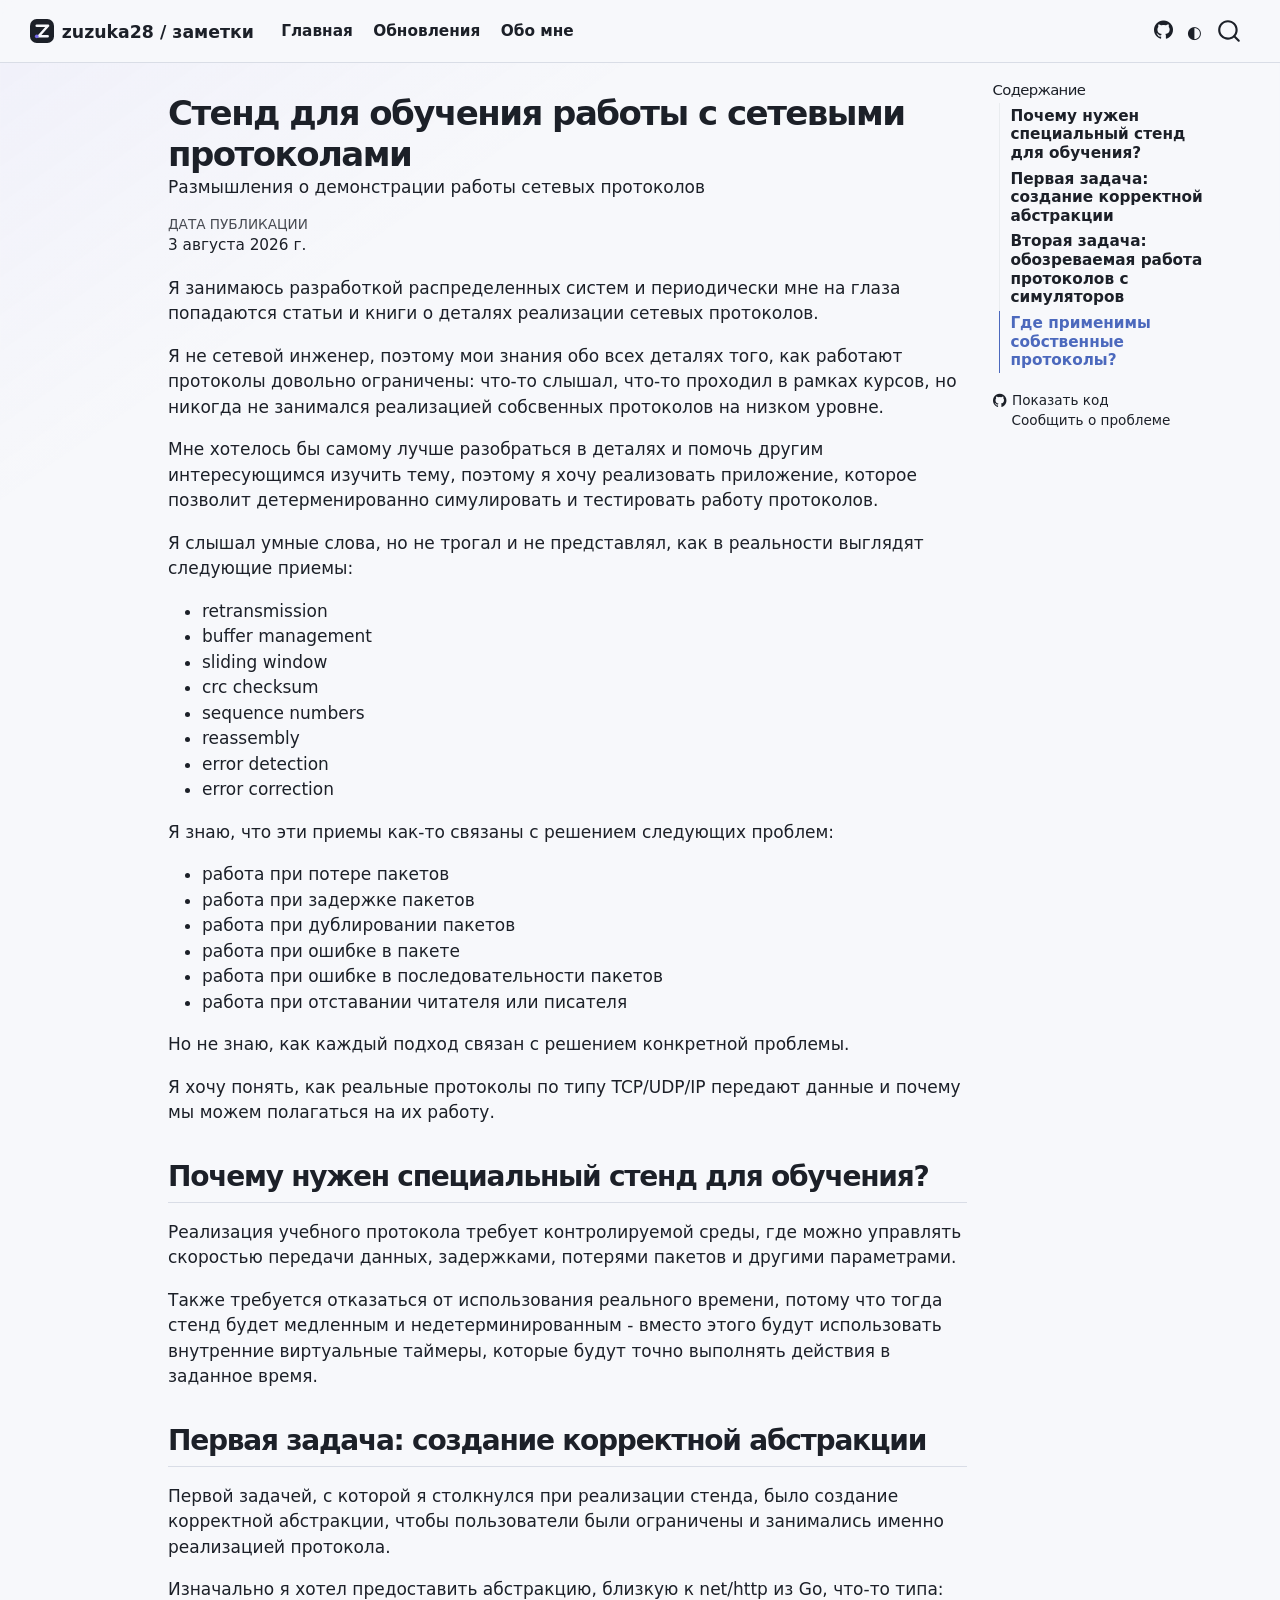
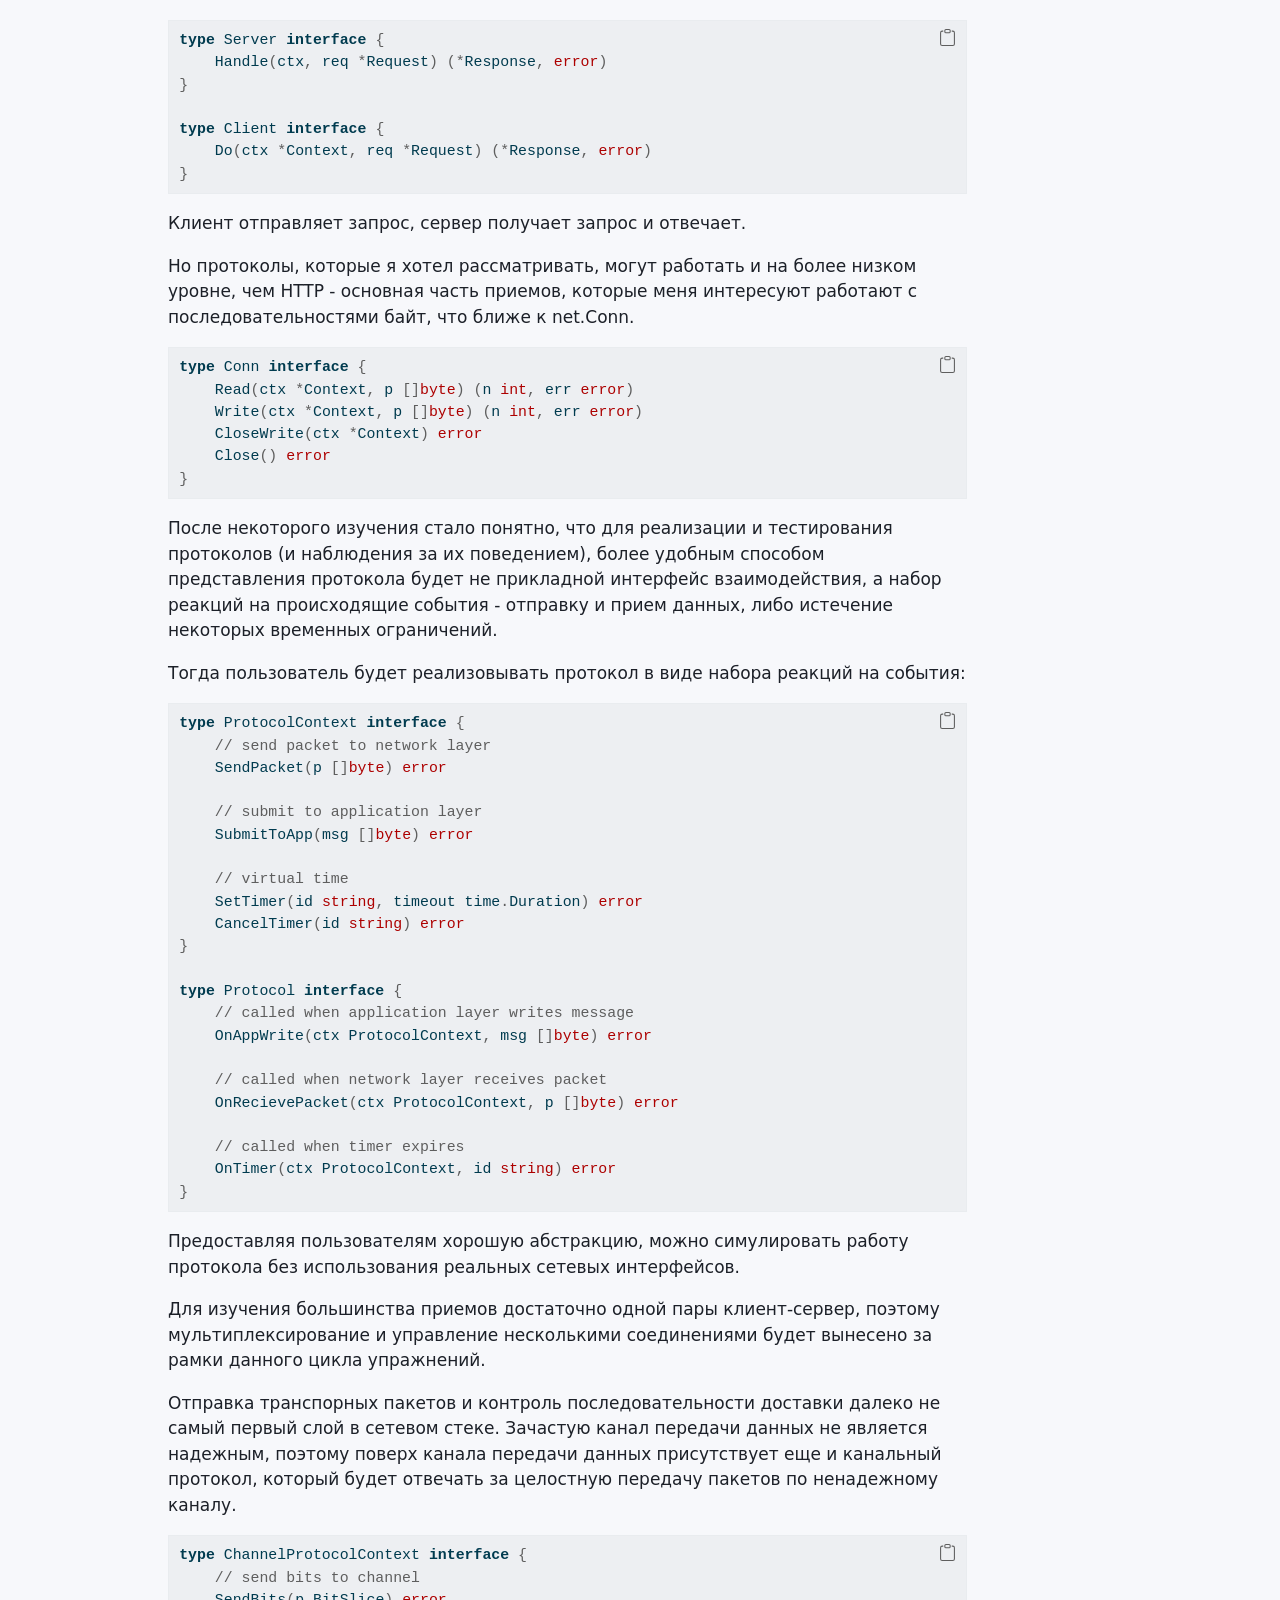
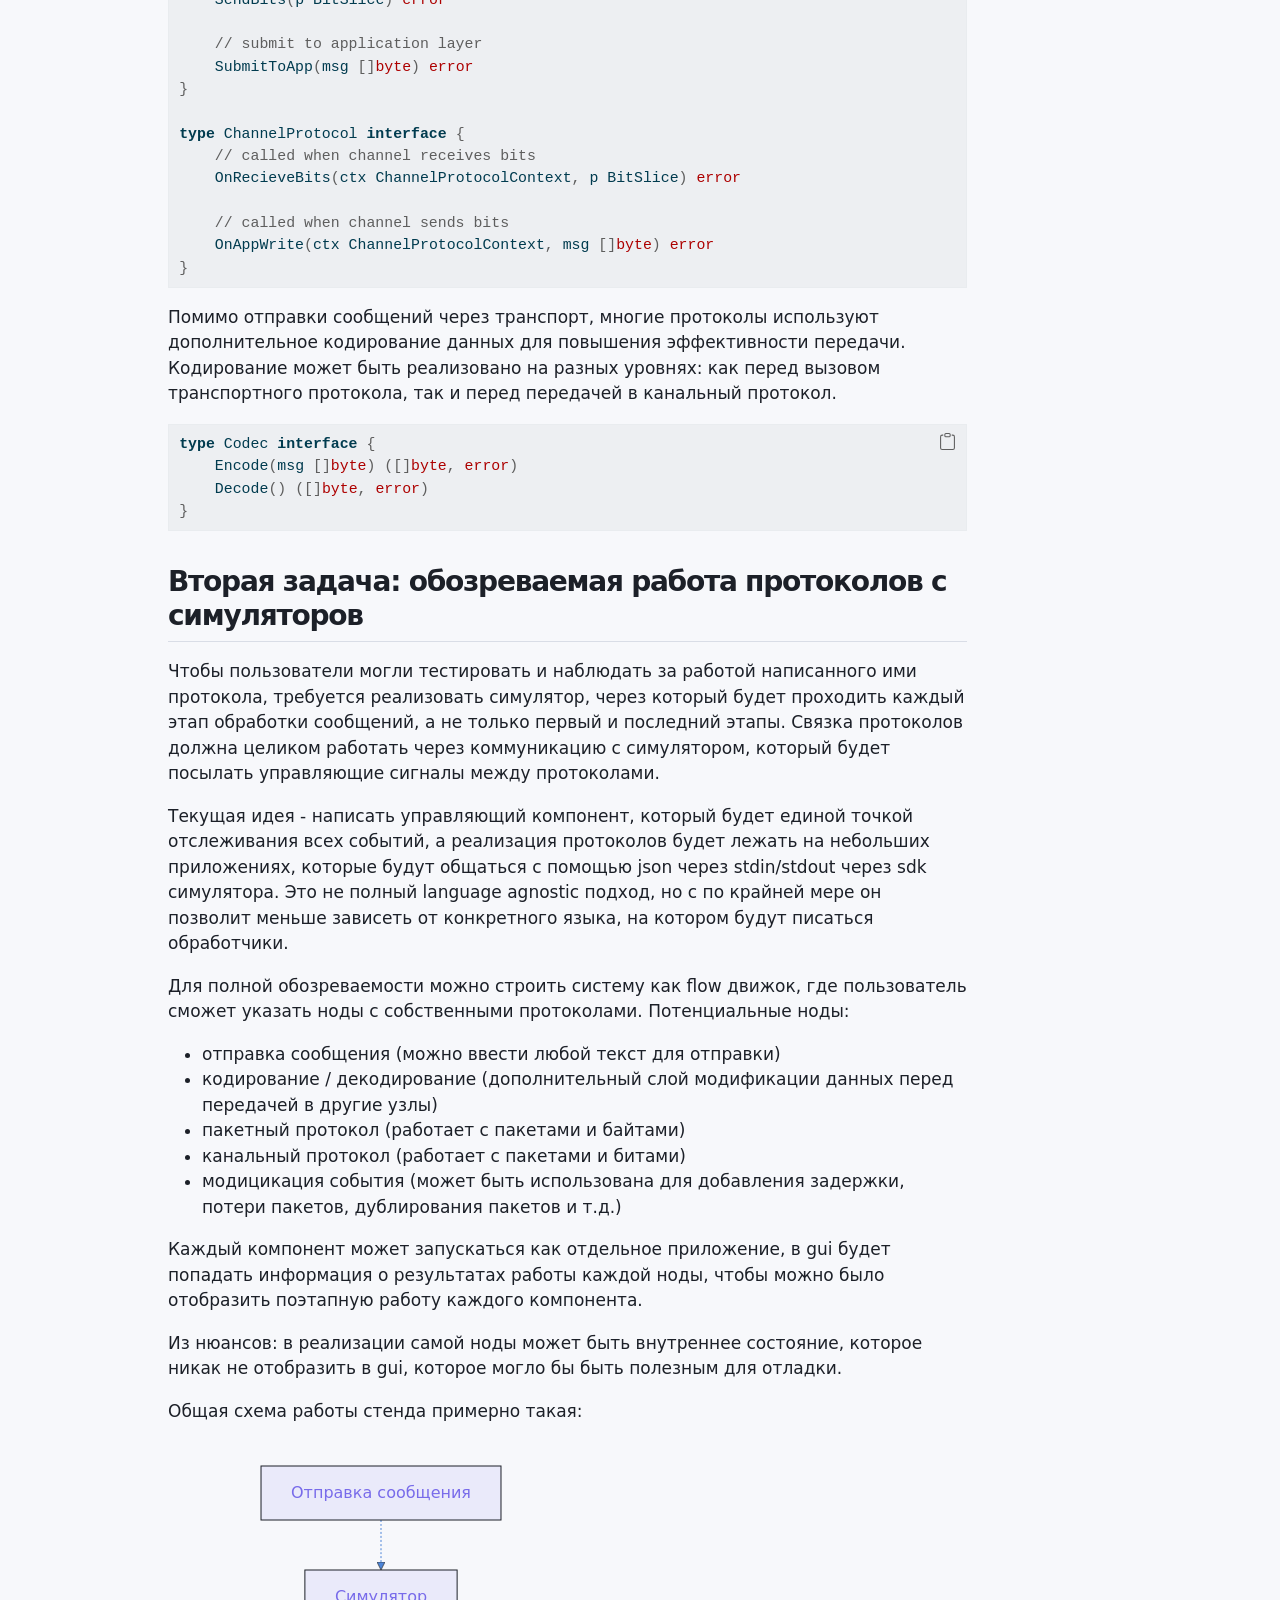
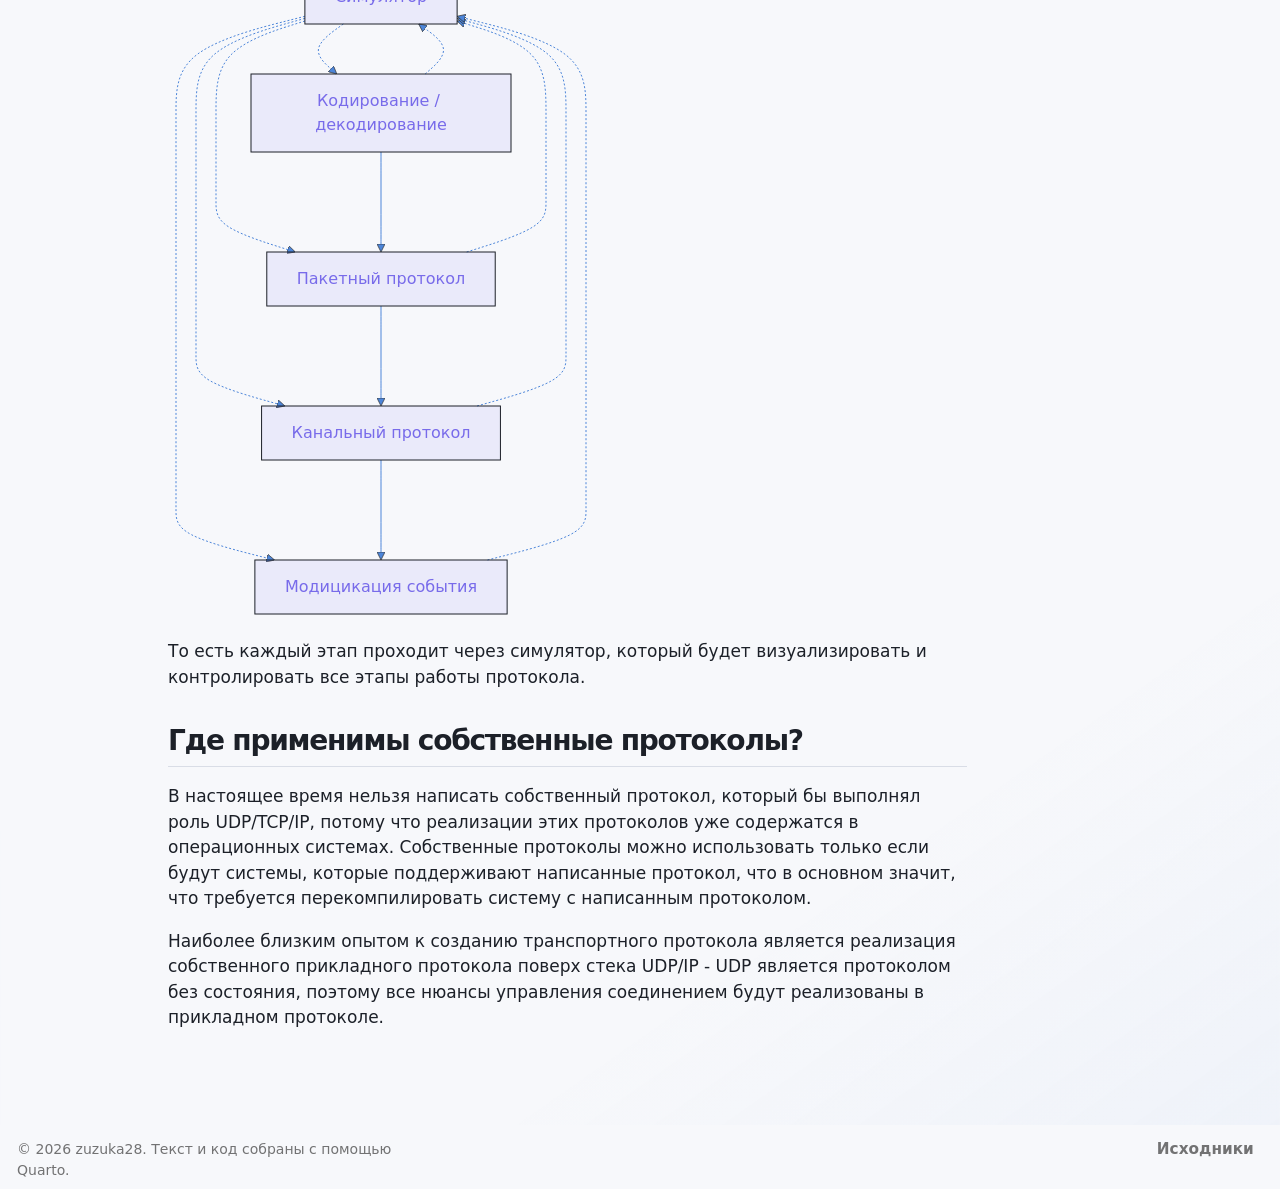
<file: posts/protocol-stand/index.html>
<!DOCTYPE html>
<html xmlns="http://www.w3.org/1999/xhtml" lang="ru" xml:lang="ru"><head>

<meta charset="utf-8">
<meta name="generator" content="quarto-1.9.38">

<meta name="viewport" content="width=device-width, initial-scale=1.0, user-scalable=yes">

<meta name="description" content="Размышления о демонстрации работы сетевых протоколов">

<title>Стенд для обучения работы с сетевыми протоколами – zuzuka28 / заметки</title>
<style>
/* Default styles provided by pandoc.
** See https://pandoc.org/MANUAL.html#variables-for-html for config info.
*/
code{white-space: pre-wrap;}
span.smallcaps{font-variant: small-caps;}
div.columns{display: flex; gap: min(4vw, 1.5em);}
div.column{flex: auto; overflow-x: auto;}
div.hanging-indent{margin-left: 1.5em; text-indent: -1.5em;}
ul.task-list{list-style: none;}
ul.task-list li input[type="checkbox"] {
  width: 0.8em;
  margin: 0 0.8em 0.2em -1em; /* quarto-specific, see https://github.com/quarto-dev/quarto-cli/issues/4556 */ 
  vertical-align: middle;
}
/* CSS for syntax highlighting */
html { -webkit-text-size-adjust: 100%; }
pre > code.sourceCode { white-space: pre; position: relative; }
pre > code.sourceCode > span { display: inline-block; line-height: 1.25; }
pre > code.sourceCode > span:empty { height: 1.2em; }
.sourceCode { overflow: visible; }
code.sourceCode > span { color: inherit; text-decoration: inherit; }
div.sourceCode { margin: 1em 0; }
pre.sourceCode { margin: 0; }
@media screen {
div.sourceCode { overflow: auto; }
}
@media print {
pre > code.sourceCode { white-space: pre-wrap; }
pre > code.sourceCode > span { text-indent: -5em; padding-left: 5em; }
}
pre.numberSource code
  { counter-reset: source-line 0; }
pre.numberSource code > span
  { position: relative; left: -4em; counter-increment: source-line; }
pre.numberSource code > span > a:first-child::before
  { content: counter(source-line);
    position: relative; left: -1em; text-align: right; vertical-align: baseline;
    border: none; display: inline-block;
    -webkit-touch-callout: none; -webkit-user-select: none;
    -khtml-user-select: none; -moz-user-select: none;
    -ms-user-select: none; user-select: none;
    padding: 0 4px; width: 4em;
  }
pre.numberSource { margin-left: 3em;  padding-left: 4px; }
div.sourceCode
  {   }
@media screen {
pre > code.sourceCode > span > a:first-child::before { text-decoration: underline; }
}
</style>


<script src="../../site_libs/quarto-nav/quarto-nav.js"></script>
<script src="../../site_libs/clipboard/clipboard.min.js"></script>
<script src="../../site_libs/quarto-search/autocomplete.umd.js"></script>
<script src="../../site_libs/quarto-search/fuse.min.js"></script>
<script src="../../site_libs/quarto-search/quarto-search.js"></script>
<meta name="quarto:offset" content="../../">
<link href="../../assets/github-profile.jpg" rel="icon" type="image/jpeg">
<script src="../../site_libs/quarto-html/quarto.js" type="module"></script>
<script src="../../site_libs/quarto-html/tabsets/tabsets.js" type="module"></script>
<script src="../../site_libs/quarto-html/popper.min.js"></script>
<script src="../../site_libs/quarto-html/tippy.umd.min.js"></script>
<script src="../../site_libs/quarto-html/anchor.min.js"></script>
<link href="../../site_libs/quarto-html/tippy.css" rel="stylesheet">
<link href="../../site_libs/quarto-html/quarto-syntax-highlighting-15634bcf2e68342d4ad2dfa704d543f6.css" rel="stylesheet" class="quarto-color-scheme" id="quarto-text-highlighting-styles">
<link href="../../site_libs/quarto-html/quarto-syntax-highlighting-dark-0a6b7249c26820e032cb0bd839ff02b1.css" rel="stylesheet" class="quarto-color-scheme quarto-color-alternate" id="quarto-text-highlighting-styles">
<link href="../../site_libs/quarto-html/quarto-syntax-highlighting-15634bcf2e68342d4ad2dfa704d543f6.css" rel="stylesheet" class="quarto-color-scheme-extra" id="quarto-text-highlighting-styles">
<script src="../../site_libs/bootstrap/bootstrap.min.js"></script>
<link href="../../site_libs/bootstrap/bootstrap-icons.css" rel="stylesheet">
<link href="../../site_libs/bootstrap/bootstrap-9686be4dad804de28d9331e743aef16b.min.css" rel="stylesheet" append-hash="true" class="quarto-color-scheme" id="quarto-bootstrap" data-mode="light">
<link href="../../site_libs/bootstrap/bootstrap-dark-185f9a51d345aa95674c9ed22709a4a0.min.css" rel="stylesheet" append-hash="true" class="quarto-color-scheme quarto-color-alternate" id="quarto-bootstrap" data-mode="dark">
<link href="../../site_libs/bootstrap/bootstrap-9686be4dad804de28d9331e743aef16b.min.css" rel="stylesheet" append-hash="true" class="quarto-color-scheme-extra" id="quarto-bootstrap" data-mode="light">
<script id="quarto-search-options" type="application/json">{
  "location": "navbar",
  "copy-button": false,
  "collapse-after": 3,
  "panel-placement": "end",
  "type": "overlay",
  "limit": 50,
  "keyboard-shortcut": [
    "f",
    "/",
    "s"
  ],
  "language": {
    "search-no-results-text": "Поиск не дал результатов",
    "search-matching-documents-text": "Результаты поиска",
    "search-copy-link-title": "Скопировать ссылку",
    "search-hide-matches-text": "Скрыть дополнительные результаты",
    "search-more-match-text": "дополнительный результат в этом документе",
    "search-more-matches-text": "дополнительных результата(-ов) в этом документе",
    "search-clear-button-title": "Очистить",
    "search-text-placeholder": "",
    "search-detached-cancel-button-title": "Отменить",
    "search-submit-button-title": "Найти",
    "search-label": "Поиск"
  }
}</script>
<style>html{ scroll-behavior: smooth; }</style>
<script data-goatcounter="https://zuzuka28.goatcounter.com/count" async="" src="https://gc.zgo.at/count.js"></script>
<script data-goatcounter-counter-ui="">
  (() => {
    const counterBaseUrl = "https://zuzuka28.goatcounter.com/counter/";

    async function getViewCount(path) {
      const response = await fetch(`${counterBaseUrl}${encodeURIComponent(path)}.json`, {
        credentials: "omit",
        headers: { Accept: "application/json" },
      });

      if (!response.ok) throw new Error(`GoatCounter returned ${response.status}`);

      const data = await response.json();
      if (data.count === undefined || data.count === null) {
        throw new Error("GoatCounter response does not contain a count");
      }

      return String(data.count);
    }

    async function showCount(element, path, render) {
      try {
        element.textContent = render(await getViewCount(path));
        element.hidden = false;
        return true;
      } catch {
        // Counters are optional UI: keep them hidden when GoatCounter is blocked.
        return false;
      }
    }

    function addListingCounters() {
      document.querySelectorAll(".quarto-listing .quarto-post").forEach((post) => {
        const postLink = post.querySelector(".listing-title a[href]");
        const metadata = post.querySelector(".metadata > a");
        if (!postLink || !metadata) return;

        const counter = document.createElement("div");
        counter.className = "listing-views";
        counter.hidden = true;
        metadata.append(counter);

        const path = new URL(postLink.href, window.location.href).pathname;
        void showCount(counter, path, (count) => `Просмотры: ${count}`);
      });
    }

    function addPostCounter() {
      const titleMetadata = document.querySelector("#title-block-header .quarto-title-meta");
      if (!titleMetadata || !window.location.pathname.includes("/posts/")) return;

      const item = document.createElement("div");
      item.className = "post-views";
      item.hidden = true;

      const heading = document.createElement("div");
      heading.className = "quarto-title-meta-heading";
      heading.textContent = "Просмотры";

      const contents = document.createElement("div");
      contents.className = "quarto-title-meta-contents";

      const count = document.createElement("p");
      count.className = "view-count";
      contents.append(count);
      item.append(heading, contents);
      titleMetadata.append(item);

      const path = window.location.pathname + window.location.search;
      void showCount(count, path, (value) => value).then((shown) => {
        if (shown) item.hidden = false;
      });
    }

    document.addEventListener("DOMContentLoaded", () => {
      addListingCounters();
      addPostCounter();
    });
  })();
</script>
<script src="../../site_libs/quarto-diagram/mermaid.min.js"></script>
<script src="../../site_libs/quarto-diagram/mermaid-init.js"></script>
<link href="../../site_libs/quarto-diagram/mermaid.css" rel="stylesheet">


<meta property="og:title" content="Стенд для обучения работы с сетевыми протоколами – zuzuka28 / заметки">
<meta property="og:description" content="Размышления о демонстрации работы сетевых протоколов">
<meta property="og:image" content="https://zuzuka28.github.io/public-blog/posts/protocol-stand/assets/social-card.png">
<meta property="og:site_name" content="zuzuka28 / заметки">
<meta name="twitter:title" content="Стенд для обучения работы с сетевыми протоколами – zuzuka28 / заметки">
<meta name="twitter:description" content="Размышления о демонстрации работы сетевых протоколов">
<meta name="twitter:image" content="https://zuzuka28.github.io/public-blog/posts/protocol-stand/assets/social-card.png">
<meta name="twitter:card" content="summary_large_image">
</head>

<body class="nav-fixed quarto-light"><script id="quarto-html-before-body" type="application/javascript">
    const toggleBodyColorMode = (bsSheetEl) => {
      const mode = bsSheetEl.getAttribute("data-mode");
      const bodyEl = window.document.querySelector("body");
      if (mode === "dark") {
        bodyEl.classList.add("quarto-dark");
        bodyEl.classList.remove("quarto-light");
      } else {
        bodyEl.classList.add("quarto-light");
        bodyEl.classList.remove("quarto-dark");
      }
    }
    const toggleBodyColorPrimary = () => {
      const bsSheetEl = window.document.querySelector("link#quarto-bootstrap:not([rel=disabled-stylesheet])");
      if (bsSheetEl) {
        toggleBodyColorMode(bsSheetEl);
      }
    }
    const setColorSchemeToggle = (alternate) => {
      const toggles = window.document.querySelectorAll('.quarto-color-scheme-toggle');
      for (let i=0; i < toggles.length; i++) {
        const toggle = toggles[i];
        if (toggle) {
          if (alternate) {
            toggle.classList.add("alternate");
          } else {
            toggle.classList.remove("alternate");
          }
        }
      }
    };
    const toggleColorMode = (alternate) => {
      // Switch the stylesheets
      const primaryStylesheets = window.document.querySelectorAll('link.quarto-color-scheme:not(.quarto-color-alternate)');
      const alternateStylesheets = window.document.querySelectorAll('link.quarto-color-scheme.quarto-color-alternate');
      manageTransitions('#quarto-margin-sidebar .nav-link', false);
      if (alternate) {
        // note: dark is layered on light, we don't disable primary!
        enableStylesheet(alternateStylesheets);
        for (const sheetNode of alternateStylesheets) {
          if (sheetNode.id === "quarto-bootstrap") {
            toggleBodyColorMode(sheetNode);
          }
        }
      } else {
        disableStylesheet(alternateStylesheets);
        enableStylesheet(primaryStylesheets)
        toggleBodyColorPrimary();
      }
      manageTransitions('#quarto-margin-sidebar .nav-link', true);
      // Switch the toggles
      setColorSchemeToggle(alternate)
      // Hack to workaround the fact that safari doesn't
      // properly recolor the scrollbar when toggling (#1455)
      if (navigator.userAgent.indexOf('Safari') > 0 && navigator.userAgent.indexOf('Chrome') == -1) {
        manageTransitions("body", false);
        window.scrollTo(0, 1);
        setTimeout(() => {
          window.scrollTo(0, 0);
          manageTransitions("body", true);
        }, 40);
      }
    }
    const disableStylesheet = (stylesheets) => {
      for (let i=0; i < stylesheets.length; i++) {
        const stylesheet = stylesheets[i];
        stylesheet.rel = 'disabled-stylesheet';
      }
    }
    const enableStylesheet = (stylesheets) => {
      for (let i=0; i < stylesheets.length; i++) {
        const stylesheet = stylesheets[i];
        if(stylesheet.rel !== 'stylesheet') { // for Chrome, which will still FOUC without this check
          stylesheet.rel = 'stylesheet';
        }
      }
    }
    const manageTransitions = (selector, allowTransitions) => {
      const els = window.document.querySelectorAll(selector);
      for (let i=0; i < els.length; i++) {
        const el = els[i];
        if (allowTransitions) {
          el.classList.remove('notransition');
        } else {
          el.classList.add('notransition');
        }
      }
    }
    const isFileUrl = () => {
      return window.location.protocol === 'file:';
    }
    const hasAlternateSentinel = () => {
      let styleSentinel = getColorSchemeSentinel();
      if (styleSentinel !== null) {
        return styleSentinel === "alternate";
      } else {
        return false;
      }
    }
    const setStyleSentinel = (alternate) => {
      const value = alternate ? "alternate" : "default";
      if (!isFileUrl()) {
        window.localStorage.setItem("quarto-color-scheme", value);
      } else {
        localAlternateSentinel = value;
      }
    }
    const getColorSchemeSentinel = () => {
      if (!isFileUrl()) {
        const storageValue = window.localStorage.getItem("quarto-color-scheme");
        return storageValue != null ? storageValue : localAlternateSentinel;
      } else {
        return localAlternateSentinel;
      }
    }
    const toggleGiscusIfUsed = (isAlternate, darkModeDefault) => {
      const baseTheme = document.querySelector('#giscus-base-theme')?.value ?? 'light';
      const alternateTheme = document.querySelector('#giscus-alt-theme')?.value ?? 'dark';
      let newTheme = '';
      if(authorPrefersDark) {
        newTheme = isAlternate ? baseTheme : alternateTheme;
      } else {
        newTheme = isAlternate ? alternateTheme : baseTheme;
      }
      const changeGiscusTheme = () => {
        // From: https://github.com/giscus/giscus/issues/336
        const sendMessage = (message) => {
          const iframe = document.querySelector('iframe.giscus-frame');
          if (!iframe) return;
          iframe.contentWindow.postMessage({ giscus: message }, 'https://giscus.app');
        }
        sendMessage({
          setConfig: {
            theme: newTheme
          }
        });
      }
      const isGiscussLoaded = window.document.querySelector('iframe.giscus-frame') !== null;
      if (isGiscussLoaded) {
        changeGiscusTheme();
      }
    };
    const authorPrefersDark = false;
    const queryPrefersDark = window.matchMedia('(prefers-color-scheme: dark)');
    const darkModeDefault = queryPrefersDark.matches;
      document.querySelector('link#quarto-text-highlighting-styles.quarto-color-scheme-extra').rel = 'disabled-stylesheet';
      document.querySelector('link#quarto-bootstrap.quarto-color-scheme-extra').rel = 'disabled-stylesheet';
    let localAlternateSentinel = darkModeDefault ? 'alternate' : 'default';
    // Dark / light mode switch
    window.quartoToggleColorScheme = () => {
      // Read the current dark / light value
      let toAlternate = !hasAlternateSentinel();
      toggleColorMode(toAlternate);
      setStyleSentinel(toAlternate);
      toggleGiscusIfUsed(toAlternate, darkModeDefault);
      window.dispatchEvent(new Event('resize'));
    };
    queryPrefersDark.addEventListener("change", e => {
      if(window.localStorage.getItem("quarto-color-scheme") !== null)
        return;
      const alternate = e.matches
      toggleColorMode(alternate);
      localAlternateSentinel = e.matches ? 'alternate' : 'default'; // this is used alongside local storage!
      toggleGiscusIfUsed(alternate, darkModeDefault);
    });
    // Switch to dark mode if need be
    if (hasAlternateSentinel()) {
      toggleColorMode(true);
    } else {
      toggleColorMode(false);
    }
  </script>

<div id="quarto-search-results"></div>
  <header id="quarto-header" class="headroom fixed-top">
    <nav class="navbar navbar-expand-lg " data-bs-theme="dark">
      <div class="navbar-container container-fluid">
      <div class="navbar-brand-container mx-auto">
    <a href="../../index.html" class="navbar-brand navbar-brand-logo">
    <img src="../../assets/mark.svg" alt="Знак блога: буква Z" class="navbar-logo light-content">
    <img src="../../assets/mark.svg" alt="Знак блога: буква Z" class="navbar-logo dark-content">
    </a>
    <a class="navbar-brand" href="../../index.html">
    <span class="navbar-title">zuzuka28 / заметки</span>
    </a>
  </div>
            <div id="quarto-search" class="" title="Поиск"></div>
          <button class="navbar-toggler" type="button" data-bs-toggle="collapse" data-bs-target="#navbarCollapse" aria-controls="navbarCollapse" role="menu" aria-expanded="false" aria-label="Переключить навигацию" onclick="if (window.quartoToggleHeadroom) { window.quartoToggleHeadroom(); }">
  <span class="navbar-toggler-icon"></span>
</button>
          <div class="collapse navbar-collapse" id="navbarCollapse">
            <ul class="navbar-nav navbar-nav-scroll me-auto">
  <li class="nav-item">
    <a class="nav-link" href="../../index.html"> 
<span class="menu-text">Главная</span></a>
  </li>  
  <li class="nav-item">
    <a class="nav-link" href="../../updates.html"> 
<span class="menu-text">Обновления</span></a>
  </li>  
  <li class="nav-item">
    <a class="nav-link" href="../../about.html"> 
<span class="menu-text">Обо мне</span></a>
  </li>  
</ul>
            <ul class="navbar-nav navbar-nav-scroll ms-auto">
  <li class="nav-item compact">
    <a class="nav-link" href="https://github.com/zuzuka28"> <i class="bi bi-github" role="img" aria-label="GitHub">
</i> 
<span class="menu-text"></span></a>
  </li>  
</ul>
          </div> <!-- /navcollapse -->
            <div class="quarto-navbar-tools">
  <a href="" class="quarto-color-scheme-toggle quarto-navigation-tool  px-1" onclick="window.quartoToggleColorScheme(); return false;" title="Переключить темный режим"><i class="bi"></i></a>
</div>
      </div> <!-- /container-fluid -->
    </nav>
</header>
<!-- content -->
<div id="quarto-content" class="quarto-container page-columns page-rows-contents page-layout-article page-navbar">
<!-- sidebar -->
<!-- margin-sidebar -->
    <div id="quarto-margin-sidebar" class="sidebar margin-sidebar">
        <nav id="TOC" role="doc-toc" class="toc-active">
    <h2 id="toc-title">Содержание</h2>
   
  <ul>
  <li><a href="#почему-нужен-специальный-стенд-для-обучения" id="toc-почему-нужен-специальный-стенд-для-обучения" class="nav-link active" data-scroll-target="#почему-нужен-специальный-стенд-для-обучения">Почему нужен специальный стенд для обучения?</a></li>
  <li><a href="#первая-задача-создание-корректной-абстракции" id="toc-первая-задача-создание-корректной-абстракции" class="nav-link" data-scroll-target="#первая-задача-создание-корректной-абстракции">Первая задача: создание корректной абстракции</a></li>
  <li><a href="#вторая-задача-обозреваемая-работа-протоколов-с-симуляторов" id="toc-вторая-задача-обозреваемая-работа-протоколов-с-симуляторов" class="nav-link" data-scroll-target="#вторая-задача-обозреваемая-работа-протоколов-с-симуляторов">Вторая задача: обозреваемая работа протоколов с симуляторов</a></li>
  <li><a href="#где-применимы-собственные-протоколы" id="toc-где-применимы-собственные-протоколы" class="nav-link" data-scroll-target="#где-применимы-собственные-протоколы">Где применимы собственные протоколы?</a></li>
  </ul>
<div class="toc-actions"><ul><li><a href="https://github.com/zuzuka28/public-blog/blob/main/posts/protocol-stand/index.qmd" class="toc-action"><i class="bi bi-github"></i>Показать код</a></li><li><a href="https://github.com/zuzuka28/public-blog/issues/new" class="toc-action"><i class="bi empty"></i>Сообщить о проблеме</a></li></ul></div></nav>
    </div>
<!-- main -->
<main class="content" id="quarto-document-content">


<header id="title-block-header" class="quarto-title-block default">
<div class="quarto-title">
<h1 class="title">Стенд для обучения работы с сетевыми протоколами</h1>
</div>

<div>
  <div class="description">
    Размышления о демонстрации работы сетевых протоколов
  </div>
</div>


<div class="quarto-title-meta">

    
    <div>
    <div class="quarto-title-meta-heading">Дата публикации</div>
    <div class="quarto-title-meta-contents">
      <p class="date">3 августа 2026 г.</p>
    </div>
  </div>
  
    
  </div>
  


</header>


<p>Я занимаюсь разработкой распределенных систем и периодически мне на глаза попадаются статьи и книги о деталях реализации сетевых протоколов.</p>
<p>Я не сетевой инженер, поэтому мои знания обо всех деталях того, как работают протоколы довольно ограничены: что-то слышал, что-то проходил в рамках курсов, но никогда не занимался реализацией собсвенных протоколов на низком уровне.</p>
<p>Мне хотелось бы самому лучше разобраться в деталях и помочь другим интересующимся изучить тему, поэтому я хочу реализовать приложение, которое позволит детерменированно симулировать и тестировать работу протоколов.</p>
<p>Я слышал умные слова, но не трогал и не представлял, как в реальности выглядят следующие приемы:</p>
<ul>
<li>retransmission</li>
<li>buffer management</li>
<li>sliding window</li>
<li>crc checksum</li>
<li>sequence numbers</li>
<li>reassembly</li>
<li>error detection</li>
<li>error correction</li>
</ul>
<p>Я знаю, что эти приемы как-то связаны с решением следующих проблем:</p>
<ul>
<li>работа при потере пакетов</li>
<li>работа при задержке пакетов</li>
<li>работа при дублировании пакетов</li>
<li>работа при ошибке в пакете</li>
<li>работа при ошибке в последовательности пакетов</li>
<li>работа при отставании читателя или писателя</li>
</ul>
<p>Но не знаю, как каждый подход связан с решением конкретной проблемы.</p>
<p>Я хочу понять, как реальные протоколы по типу TCP/UDP/IP передают данные и почему мы можем полагаться на их работу.</p>
<section id="почему-нужен-специальный-стенд-для-обучения" class="level2">
<h2 class="anchored" data-anchor-id="почему-нужен-специальный-стенд-для-обучения">Почему нужен специальный стенд для обучения?</h2>
<p>Реализация учебного протокола требует контролируемой среды, где можно управлять скоростью передачи данных, задержками, потерями пакетов и другими параметрами.</p>
<p>Также требуется отказаться от использования реального времени, потому что тогда стенд будет медленным и недетерминированным - вместо этого будут использовать внутренние виртуальные таймеры, которые будут точно выполнять действия в заданное время.</p>
</section>
<section id="первая-задача-создание-корректной-абстракции" class="level2">
<h2 class="anchored" data-anchor-id="первая-задача-создание-корректной-абстракции">Первая задача: создание корректной абстракции</h2>
<p>Первой задачей, с которой я столкнулся при реализации стенда, было создание корректной абстракции, чтобы пользователи были ограничены и занимались именно реализацией протокола.</p>
<p>Изначально я хотел предоставить абстракцию, близкую к net/http из Go, что-то типа:</p>
<div class="code-copy-outer-scaffold"><div class="sourceCode" id="cb1"><pre class="sourceCode go code-with-copy"><code class="sourceCode go"><span id="cb1-1"><a href="#cb1-1" aria-hidden="true" tabindex="-1"></a><span class="kw">type</span> Server <span class="kw">interface</span> <span class="op">{</span></span>
<span id="cb1-2"><a href="#cb1-2" aria-hidden="true" tabindex="-1"></a>    Handle<span class="op">(</span>ctx<span class="op">,</span> req <span class="op">*</span>Request<span class="op">)</span> <span class="op">(*</span>Response<span class="op">,</span> <span class="dt">error</span><span class="op">)</span></span>
<span id="cb1-3"><a href="#cb1-3" aria-hidden="true" tabindex="-1"></a><span class="op">}</span></span>
<span id="cb1-4"><a href="#cb1-4" aria-hidden="true" tabindex="-1"></a></span>
<span id="cb1-5"><a href="#cb1-5" aria-hidden="true" tabindex="-1"></a><span class="kw">type</span> Client <span class="kw">interface</span> <span class="op">{</span></span>
<span id="cb1-6"><a href="#cb1-6" aria-hidden="true" tabindex="-1"></a>    Do<span class="op">(</span>ctx <span class="op">*</span>Context<span class="op">,</span> req <span class="op">*</span>Request<span class="op">)</span> <span class="op">(*</span>Response<span class="op">,</span> <span class="dt">error</span><span class="op">)</span></span>
<span id="cb1-7"><a href="#cb1-7" aria-hidden="true" tabindex="-1"></a><span class="op">}</span></span></code></pre></div><button title="Скопировать текст" class="code-copy-button"><i class="bi"></i></button></div>
<p>Клиент отправляет запрос, сервер получает запрос и отвечает.</p>
<p>Но протоколы, которые я хотел рассматривать, могут работать и на более низком уровне, чем HTTP - основная часть приемов, которые меня интересуют работают с последовательностями байт, что ближе к net.Conn.</p>
<div class="code-copy-outer-scaffold"><div class="sourceCode" id="cb2"><pre class="sourceCode go code-with-copy"><code class="sourceCode go"><span id="cb2-1"><a href="#cb2-1" aria-hidden="true" tabindex="-1"></a><span class="kw">type</span> Conn <span class="kw">interface</span> <span class="op">{</span></span>
<span id="cb2-2"><a href="#cb2-2" aria-hidden="true" tabindex="-1"></a>    Read<span class="op">(</span>ctx <span class="op">*</span>Context<span class="op">,</span> p <span class="op">[]</span><span class="dt">byte</span><span class="op">)</span> <span class="op">(</span>n <span class="dt">int</span><span class="op">,</span> err <span class="dt">error</span><span class="op">)</span></span>
<span id="cb2-3"><a href="#cb2-3" aria-hidden="true" tabindex="-1"></a>    Write<span class="op">(</span>ctx <span class="op">*</span>Context<span class="op">,</span> p <span class="op">[]</span><span class="dt">byte</span><span class="op">)</span> <span class="op">(</span>n <span class="dt">int</span><span class="op">,</span> err <span class="dt">error</span><span class="op">)</span></span>
<span id="cb2-4"><a href="#cb2-4" aria-hidden="true" tabindex="-1"></a>    CloseWrite<span class="op">(</span>ctx <span class="op">*</span>Context<span class="op">)</span> <span class="dt">error</span></span>
<span id="cb2-5"><a href="#cb2-5" aria-hidden="true" tabindex="-1"></a>    Close<span class="op">()</span> <span class="dt">error</span></span>
<span id="cb2-6"><a href="#cb2-6" aria-hidden="true" tabindex="-1"></a><span class="op">}</span></span></code></pre></div><button title="Скопировать текст" class="code-copy-button"><i class="bi"></i></button></div>
<p>После некоторого изучения стало понятно, что для реализации и тестирования протоколов (и наблюдения за их поведением), более удобным способом представления протокола будет не прикладной интерфейс взаимодействия, а набор реакций на происходящие события - отправку и прием данных, либо истечение некоторых временных ограничений.</p>
<p>Тогда пользователь будет реализовывать протокол в виде набора реакций на события:</p>
<div class="code-copy-outer-scaffold"><div class="sourceCode" id="cb3"><pre class="sourceCode go code-with-copy"><code class="sourceCode go"><span id="cb3-1"><a href="#cb3-1" aria-hidden="true" tabindex="-1"></a><span class="kw">type</span> ProtocolContext <span class="kw">interface</span> <span class="op">{</span></span>
<span id="cb3-2"><a href="#cb3-2" aria-hidden="true" tabindex="-1"></a>    <span class="co">// send packet to network layer</span></span>
<span id="cb3-3"><a href="#cb3-3" aria-hidden="true" tabindex="-1"></a>    SendPacket<span class="op">(</span>p <span class="op">[]</span><span class="dt">byte</span><span class="op">)</span> <span class="dt">error</span></span>
<span id="cb3-4"><a href="#cb3-4" aria-hidden="true" tabindex="-1"></a></span>
<span id="cb3-5"><a href="#cb3-5" aria-hidden="true" tabindex="-1"></a>    <span class="co">// submit to application layer</span></span>
<span id="cb3-6"><a href="#cb3-6" aria-hidden="true" tabindex="-1"></a>    SubmitToApp<span class="op">(</span>msg <span class="op">[]</span><span class="dt">byte</span><span class="op">)</span> <span class="dt">error</span></span>
<span id="cb3-7"><a href="#cb3-7" aria-hidden="true" tabindex="-1"></a></span>
<span id="cb3-8"><a href="#cb3-8" aria-hidden="true" tabindex="-1"></a>    <span class="co">// virtual time</span></span>
<span id="cb3-9"><a href="#cb3-9" aria-hidden="true" tabindex="-1"></a>    SetTimer<span class="op">(</span>id <span class="dt">string</span><span class="op">,</span> timeout time<span class="op">.</span>Duration<span class="op">)</span> <span class="dt">error</span></span>
<span id="cb3-10"><a href="#cb3-10" aria-hidden="true" tabindex="-1"></a>    CancelTimer<span class="op">(</span>id <span class="dt">string</span><span class="op">)</span> <span class="dt">error</span></span>
<span id="cb3-11"><a href="#cb3-11" aria-hidden="true" tabindex="-1"></a><span class="op">}</span></span>
<span id="cb3-12"><a href="#cb3-12" aria-hidden="true" tabindex="-1"></a></span>
<span id="cb3-13"><a href="#cb3-13" aria-hidden="true" tabindex="-1"></a><span class="kw">type</span> Protocol <span class="kw">interface</span> <span class="op">{</span></span>
<span id="cb3-14"><a href="#cb3-14" aria-hidden="true" tabindex="-1"></a>    <span class="co">// called when application layer writes message</span></span>
<span id="cb3-15"><a href="#cb3-15" aria-hidden="true" tabindex="-1"></a>    OnAppWrite<span class="op">(</span>ctx ProtocolContext<span class="op">,</span> msg <span class="op">[]</span><span class="dt">byte</span><span class="op">)</span> <span class="dt">error</span></span>
<span id="cb3-16"><a href="#cb3-16" aria-hidden="true" tabindex="-1"></a></span>
<span id="cb3-17"><a href="#cb3-17" aria-hidden="true" tabindex="-1"></a>    <span class="co">// called when network layer receives packet</span></span>
<span id="cb3-18"><a href="#cb3-18" aria-hidden="true" tabindex="-1"></a>    OnRecievePacket<span class="op">(</span>ctx ProtocolContext<span class="op">,</span> p <span class="op">[]</span><span class="dt">byte</span><span class="op">)</span> <span class="dt">error</span></span>
<span id="cb3-19"><a href="#cb3-19" aria-hidden="true" tabindex="-1"></a></span>
<span id="cb3-20"><a href="#cb3-20" aria-hidden="true" tabindex="-1"></a>    <span class="co">// called when timer expires</span></span>
<span id="cb3-21"><a href="#cb3-21" aria-hidden="true" tabindex="-1"></a>    OnTimer<span class="op">(</span>ctx ProtocolContext<span class="op">,</span> id <span class="dt">string</span><span class="op">)</span> <span class="dt">error</span></span>
<span id="cb3-22"><a href="#cb3-22" aria-hidden="true" tabindex="-1"></a><span class="op">}</span></span></code></pre></div><button title="Скопировать текст" class="code-copy-button"><i class="bi"></i></button></div>
<p>Предоставляя пользователям хорошую абстракцию, можно симулировать работу протокола без использования реальных сетевых интерфейсов.</p>
<p>Для изучения большинства приемов достаточно одной пары клиент-сервер, поэтому мультиплексирование и управление несколькими соединениями будет вынесено за рамки данного цикла упражнений.</p>
<p>Отправка транспорных пакетов и контроль последовательности доставки далеко не самый первый слой в сетевом стеке. Зачастую канал передачи данных не является надежным, поэтому поверх канала передачи данных присутствует еще и канальный протокол, который будет отвечать за целостную передачу пакетов по ненадежному каналу.</p>
<div class="code-copy-outer-scaffold"><div class="sourceCode" id="cb4"><pre class="sourceCode go code-with-copy"><code class="sourceCode go"><span id="cb4-1"><a href="#cb4-1" aria-hidden="true" tabindex="-1"></a><span class="kw">type</span> ChannelProtocolContext <span class="kw">interface</span> <span class="op">{</span></span>
<span id="cb4-2"><a href="#cb4-2" aria-hidden="true" tabindex="-1"></a>    <span class="co">// send bits to channel</span></span>
<span id="cb4-3"><a href="#cb4-3" aria-hidden="true" tabindex="-1"></a>    SendBits<span class="op">(</span>p BitSlice<span class="op">)</span> <span class="dt">error</span></span>
<span id="cb4-4"><a href="#cb4-4" aria-hidden="true" tabindex="-1"></a></span>
<span id="cb4-5"><a href="#cb4-5" aria-hidden="true" tabindex="-1"></a>    <span class="co">// submit to application layer</span></span>
<span id="cb4-6"><a href="#cb4-6" aria-hidden="true" tabindex="-1"></a>    SubmitToApp<span class="op">(</span>msg <span class="op">[]</span><span class="dt">byte</span><span class="op">)</span> <span class="dt">error</span></span>
<span id="cb4-7"><a href="#cb4-7" aria-hidden="true" tabindex="-1"></a><span class="op">}</span></span>
<span id="cb4-8"><a href="#cb4-8" aria-hidden="true" tabindex="-1"></a></span>
<span id="cb4-9"><a href="#cb4-9" aria-hidden="true" tabindex="-1"></a><span class="kw">type</span> ChannelProtocol <span class="kw">interface</span> <span class="op">{</span></span>
<span id="cb4-10"><a href="#cb4-10" aria-hidden="true" tabindex="-1"></a>    <span class="co">// called when channel receives bits</span></span>
<span id="cb4-11"><a href="#cb4-11" aria-hidden="true" tabindex="-1"></a>    OnRecieveBits<span class="op">(</span>ctx ChannelProtocolContext<span class="op">,</span> p BitSlice<span class="op">)</span> <span class="dt">error</span></span>
<span id="cb4-12"><a href="#cb4-12" aria-hidden="true" tabindex="-1"></a></span>
<span id="cb4-13"><a href="#cb4-13" aria-hidden="true" tabindex="-1"></a>    <span class="co">// called when channel sends bits</span></span>
<span id="cb4-14"><a href="#cb4-14" aria-hidden="true" tabindex="-1"></a>    OnAppWrite<span class="op">(</span>ctx ChannelProtocolContext<span class="op">,</span> msg <span class="op">[]</span><span class="dt">byte</span><span class="op">)</span> <span class="dt">error</span></span>
<span id="cb4-15"><a href="#cb4-15" aria-hidden="true" tabindex="-1"></a><span class="op">}</span></span></code></pre></div><button title="Скопировать текст" class="code-copy-button"><i class="bi"></i></button></div>
<p>Помимо отправки сообщений через транспорт, многие протоколы используют дополнительное кодирование данных для повышения эффективности передачи. Кодирование может быть реализовано на разных уровнях: как перед вызовом транспортного протокола, так и перед передачей в канальный протокол.</p>
<div class="code-copy-outer-scaffold"><div class="sourceCode" id="cb5"><pre class="sourceCode go code-with-copy"><code class="sourceCode go"><span id="cb5-1"><a href="#cb5-1" aria-hidden="true" tabindex="-1"></a><span class="kw">type</span> Codec <span class="kw">interface</span> <span class="op">{</span></span>
<span id="cb5-2"><a href="#cb5-2" aria-hidden="true" tabindex="-1"></a>    Encode<span class="op">(</span>msg <span class="op">[]</span><span class="dt">byte</span><span class="op">)</span> <span class="op">([]</span><span class="dt">byte</span><span class="op">,</span> <span class="dt">error</span><span class="op">)</span></span>
<span id="cb5-3"><a href="#cb5-3" aria-hidden="true" tabindex="-1"></a>    Decode<span class="op">()</span> <span class="op">([]</span><span class="dt">byte</span><span class="op">,</span> <span class="dt">error</span><span class="op">)</span></span>
<span id="cb5-4"><a href="#cb5-4" aria-hidden="true" tabindex="-1"></a><span class="op">}</span></span></code></pre></div><button title="Скопировать текст" class="code-copy-button"><i class="bi"></i></button></div>
</section>
<section id="вторая-задача-обозреваемая-работа-протоколов-с-симуляторов" class="level2">
<h2 class="anchored" data-anchor-id="вторая-задача-обозреваемая-работа-протоколов-с-симуляторов">Вторая задача: обозреваемая работа протоколов с симуляторов</h2>
<p>Чтобы пользователи могли тестировать и наблюдать за работой написанного ими протокола, требуется реализовать симулятор, через который будет проходить каждый этап обработки сообщений, а не только первый и последний этапы. Связка протоколов должна целиком работать через коммуникацию с симулятором, который будет посылать управляющие сигналы между протоколами.</p>
<p>Текущая идея - написать управляющий компонент, который будет единой точкой отслеживания всех событий, а реализация протоколов будет лежать на небольших приложениях, которые будут общаться с помощью json через stdin/stdout через sdk симулятора. Это не полный language agnostic подход, но с по крайней мере он позволит меньше зависеть от конкретного языка, на котором будут писаться обработчики.</p>
<p>Для полной обозреваемости можно строить систему как flow движок, где пользователь сможет указать ноды с собственными протоколами. Потенциальные ноды:</p>
<ul>
<li>отправка сообщения (можно ввести любой текст для отправки)</li>
<li>кодирование / декодирование (дополнительный слой модификации данных перед передачей в другие узлы)</li>
<li>пакетный протокол (работает с пакетами и байтами)</li>
<li>канальный протокол (работает с пакетами и битами)</li>
<li>модицикация события (может быть использована для добавления задержки, потери пакетов, дублирования пакетов и т.д.)</li>
</ul>
<p>Каждый компонент может запускаться как отдельное приложение, в gui будет попадать информация о результатах работы каждой ноды, чтобы можно было отобразить поэтапную работу каждого компонента.</p>
<p>Из нюансов: в реализации самой ноды может быть внутреннее состояние, которое никак не отобразить в gui, которое могло бы быть полезным для отладки.</p>
<p>Общая схема работы стенда примерно такая:</p>
<div class="cell" data-layout-align="default">
<div class="cell-output-display">
<div>
<p></p><figure class="figure"><p></p>
<div>
<pre class="mermaid mermaid-js">flowchart TD

SendMessage[Отправка сообщения] -.-&gt; Simulator[Симулятор]
Simulator -.-&gt; Codec[Кодирование / декодирование]
Codec -.-&gt; Simulator
Simulator -.-&gt; PacketProtocol[Пакетный протокол]
PacketProtocol -.-&gt; Simulator
Simulator -.-&gt; ChannelProtocol[Канальный протокол]
ChannelProtocol -.-&gt; Simulator
Simulator -.-&gt;  Modification[Модицикация события]
Modification -.-&gt; Simulator

Codec ---&gt; PacketProtocol
PacketProtocol ---&gt; ChannelProtocol
ChannelProtocol ---&gt; Modification
</pre>
</div>
<p></p></figure><p></p>
</div>
</div>
</div>
<p>То есть каждый этап проходит через симулятор, который будет визуализировать и контролировать все этапы работы протокола.</p>
</section>
<section id="где-применимы-собственные-протоколы" class="level2">
<h2 class="anchored" data-anchor-id="где-применимы-собственные-протоколы">Где применимы собственные протоколы?</h2>
<p>В настоящее время нельзя написать собственный протокол, который бы выполнял роль UDP/TCP/IP, потому что реализации этих протоколов уже содержатся в операционных системах. Собственные протоколы можно использовать только если будут системы, которые поддерживают написанные протокол, что в основном значит, что требуется перекомпилировать систему с написанным протоколом.</p>
<p>Наиболее близким опытом к созданию транспортного протокола является реализация собственного прикладного протокола поверх стека UDP/IP - UDP является протоколом без состояния, поэтому все нюансы управления соединением будут реализованы в прикладном протоколе.</p>


</section>

<a onclick="window.scrollTo(0, 0); return false;" role="button" id="quarto-back-to-top"><i class="bi bi-arrow-up"></i> Наверх</a></main> <!-- /main -->
<script id="quarto-html-after-body" type="application/javascript">
  window.document.addEventListener("DOMContentLoaded", function (event) {
    // Ensure there is a toggle, if there isn't float one in the top right
    if (window.document.querySelector('.quarto-color-scheme-toggle') === null) {
      const a = window.document.createElement('a');
      a.classList.add('top-right');
      a.classList.add('quarto-color-scheme-toggle');
      a.href = "";
      a.onclick = function() { try { window.quartoToggleColorScheme(); } catch {} return false; };
      const i = window.document.createElement("i");
      i.classList.add('bi');
      a.appendChild(i);
      window.document.body.appendChild(a);
    }
    setColorSchemeToggle(hasAlternateSentinel())
    const icon = "";
    const anchorJS = new window.AnchorJS();
    anchorJS.options = {
      placement: 'right',
      icon: icon
    };
    anchorJS.add('.anchored');
    const isCodeAnnotation = (el) => {
      for (const clz of el.classList) {
        if (clz.startsWith('code-annotation-')) {                     
          return true;
        }
      }
      return false;
    }
    const onCopySuccess = function(e) {
      // button target
      const button = e.trigger;
      // don't keep focus
      button.blur();
      // flash "checked"
      button.classList.add('code-copy-button-checked');
      var currentTitle = button.getAttribute("title");
      button.setAttribute("title", "Скопировано");
      let tooltip;
      if (window.bootstrap) {
        button.setAttribute("data-bs-toggle", "tooltip");
        button.setAttribute("data-bs-placement", "left");
        button.setAttribute("data-bs-title", "Скопировано");
        tooltip = new bootstrap.Tooltip(button, 
          { trigger: "manual", 
            customClass: "code-copy-button-tooltip",
            offset: [0, -8]});
        tooltip.show();    
      }
      setTimeout(function() {
        if (tooltip) {
          tooltip.hide();
          button.removeAttribute("data-bs-title");
          button.removeAttribute("data-bs-toggle");
          button.removeAttribute("data-bs-placement");
        }
        button.setAttribute("title", currentTitle);
        button.classList.remove('code-copy-button-checked');
      }, 1000);
      // clear code selection
      e.clearSelection();
    }
    const getTextToCopy = function(trigger) {
      const outerScaffold = trigger.parentElement.cloneNode(true);
      const codeEl = outerScaffold.querySelector('code');
      for (const childEl of codeEl.children) {
        if (isCodeAnnotation(childEl)) {
          childEl.remove();
        }
      }
      return codeEl.innerText;
    }
    const clipboard = new window.ClipboardJS('.code-copy-button:not([data-in-quarto-modal])', {
      text: getTextToCopy
    });
    clipboard.on('success', onCopySuccess);
    if (window.document.getElementById('quarto-embedded-source-code-modal')) {
      const clipboardModal = new window.ClipboardJS('.code-copy-button[data-in-quarto-modal]', {
        text: getTextToCopy,
        container: window.document.getElementById('quarto-embedded-source-code-modal')
      });
      clipboardModal.on('success', onCopySuccess);
    }
      var localhostRegex = new RegExp(/^(?:http|https):\/\/localhost\:?[0-9]*\//);
      var mailtoRegex = new RegExp(/^mailto:/);
        var filterRegex = new RegExp("https:\/\/zuzuka28\.github\.io\/public-blog");
      var isInternal = (href) => {
          return filterRegex.test(href) || localhostRegex.test(href) || mailtoRegex.test(href);
      }
      // Inspect non-navigation links and adorn them if external
     var links = window.document.querySelectorAll('a[href]:not(.nav-link):not(.navbar-brand):not(.toc-action):not(.sidebar-link):not(.sidebar-item-toggle):not(.pagination-link):not(.no-external):not([aria-hidden]):not(.dropdown-item):not(.quarto-navigation-tool):not(.about-link)');
      for (var i=0; i<links.length; i++) {
        const link = links[i];
        if (!isInternal(link.href)) {
          // undo the damage that might have been done by quarto-nav.js in the case of
          // links that we want to consider external
          if (link.dataset.originalHref !== undefined) {
            link.href = link.dataset.originalHref;
          }
            // target, if specified
            link.setAttribute("target", "_blank");
            if (link.getAttribute("rel") === null) {
              link.setAttribute("rel", "noopener");
            }
        }
      }
    function tippyHover(el, contentFn, onTriggerFn, onUntriggerFn) {
      const config = {
        allowHTML: true,
        maxWidth: 500,
        delay: 100,
        arrow: false,
        appendTo: function(el) {
            return el.parentElement;
        },
        interactive: true,
        interactiveBorder: 10,
        theme: 'quarto',
        placement: 'bottom-start',
      };
      if (contentFn) {
        config.content = contentFn;
      }
      if (onTriggerFn) {
        config.onTrigger = onTriggerFn;
      }
      if (onUntriggerFn) {
        config.onUntrigger = onUntriggerFn;
      }
      window.tippy(el, config); 
    }
    const noterefs = window.document.querySelectorAll('a[role="doc-noteref"]');
    for (var i=0; i<noterefs.length; i++) {
      const ref = noterefs[i];
      tippyHover(ref, function() {
        // use id or data attribute instead here
        let href = ref.getAttribute('data-footnote-href') || ref.getAttribute('href');
        try { href = new URL(href).hash; } catch {}
        const id = href.replace(/^#\/?/, "");
        const note = window.document.getElementById(id);
        if (note) {
          return note.innerHTML;
        } else {
          return "";
        }
      });
    }
    const xrefs = window.document.querySelectorAll('a.quarto-xref');
    const processXRef = (id, note) => {
      // Strip column container classes
      const stripColumnClz = (el) => {
        el.classList.remove("page-full", "page-columns");
        if (el.children) {
          for (const child of el.children) {
            stripColumnClz(child);
          }
        }
      }
      stripColumnClz(note)
      if (id === null || id.startsWith('sec-')) {
        // Special case sections, only their first couple elements
        const container = document.createElement("div");
        if (note.children && note.children.length > 2) {
          container.appendChild(note.children[0].cloneNode(true));
          for (let i = 1; i < note.children.length; i++) {
            const child = note.children[i];
            if (child.tagName === "P" && child.innerText === "") {
              continue;
            } else {
              container.appendChild(child.cloneNode(true));
              break;
            }
          }
          if (window.Quarto?.typesetMath) {
            window.Quarto.typesetMath(container);
          }
          return container.innerHTML
        } else {
          if (window.Quarto?.typesetMath) {
            window.Quarto.typesetMath(note);
          }
          return note.innerHTML;
        }
      } else {
        // Remove any anchor links if they are present
        const anchorLink = note.querySelector('a.anchorjs-link');
        if (anchorLink) {
          anchorLink.remove();
        }
        if (window.Quarto?.typesetMath) {
          window.Quarto.typesetMath(note);
        }
        if (note.classList.contains("callout")) {
          return note.outerHTML;
        } else {
          return note.innerHTML;
        }
      }
    }
    for (var i=0; i<xrefs.length; i++) {
      const xref = xrefs[i];
      tippyHover(xref, undefined, function(instance) {
        instance.disable();
        let url = xref.getAttribute('href');
        let hash = undefined; 
        if (url.startsWith('#')) {
          hash = url;
        } else {
          try { hash = new URL(url).hash; } catch {}
        }
        if (hash) {
          const id = hash.replace(/^#\/?/, "");
          const note = window.document.getElementById(id);
          if (note !== null) {
            try {
              const html = processXRef(id, note.cloneNode(true));
              instance.setContent(html);
            } finally {
              instance.enable();
              instance.show();
            }
          } else {
            // See if we can fetch this
            fetch(url.split('#')[0])
            .then(res => res.text())
            .then(html => {
              const parser = new DOMParser();
              const htmlDoc = parser.parseFromString(html, "text/html");
              const note = htmlDoc.getElementById(id);
              if (note !== null) {
                const html = processXRef(id, note);
                instance.setContent(html);
              } 
            }).finally(() => {
              instance.enable();
              instance.show();
            });
          }
        } else {
          // See if we can fetch a full url (with no hash to target)
          // This is a special case and we should probably do some content thinning / targeting
          fetch(url)
          .then(res => res.text())
          .then(html => {
            const parser = new DOMParser();
            const htmlDoc = parser.parseFromString(html, "text/html");
            const note = htmlDoc.querySelector('main.content');
            if (note !== null) {
              // This should only happen for chapter cross references
              // (since there is no id in the URL)
              // remove the first header
              if (note.children.length > 0 && note.children[0].tagName === "HEADER") {
                note.children[0].remove();
              }
              const html = processXRef(null, note);
              instance.setContent(html);
            } 
          }).finally(() => {
            instance.enable();
            instance.show();
          });
        }
      }, function(instance) {
      });
    }
        let selectedAnnoteEl;
        const selectorForAnnotation = ( cell, annotation) => {
          let cellAttr = 'data-code-cell="' + cell + '"';
          let lineAttr = 'data-code-annotation="' +  annotation + '"';
          const selector = 'span[' + cellAttr + '][' + lineAttr + ']';
          return selector;
        }
        const selectCodeLines = (annoteEl) => {
          const doc = window.document;
          const targetCell = annoteEl.getAttribute("data-target-cell");
          const targetAnnotation = annoteEl.getAttribute("data-target-annotation");
          const annoteSpan = window.document.querySelector(selectorForAnnotation(targetCell, targetAnnotation));
          const lines = annoteSpan.getAttribute("data-code-lines").split(",");
          const lineIds = lines.map((line) => {
            return targetCell + "-" + line;
          })
          let top = null;
          let height = null;
          let parent = null;
          if (lineIds.length > 0) {
              //compute the position of the single el (top and bottom and make a div)
              const el = window.document.getElementById(lineIds[0]);
              top = el.offsetTop;
              height = el.offsetHeight;
              parent = el.parentElement.parentElement;
            if (lineIds.length > 1) {
              const lastEl = window.document.getElementById(lineIds[lineIds.length - 1]);
              const bottom = lastEl.offsetTop + lastEl.offsetHeight;
              height = bottom - top;
            }
            if (top !== null && height !== null && parent !== null) {
              // cook up a div (if necessary) and position it 
              let div = window.document.getElementById("code-annotation-line-highlight");
              if (div === null) {
                div = window.document.createElement("div");
                div.setAttribute("id", "code-annotation-line-highlight");
                div.style.position = 'absolute';
                parent.appendChild(div);
              }
              div.style.top = top - 2 + "px";
              div.style.height = height + 4 + "px";
              div.style.left = 0;
              let gutterDiv = window.document.getElementById("code-annotation-line-highlight-gutter");
              if (gutterDiv === null) {
                gutterDiv = window.document.createElement("div");
                gutterDiv.setAttribute("id", "code-annotation-line-highlight-gutter");
                gutterDiv.style.position = 'absolute';
                const codeCell = window.document.getElementById(targetCell);
                const gutter = codeCell.querySelector('.code-annotation-gutter');
                gutter.appendChild(gutterDiv);
              }
              gutterDiv.style.top = top - 2 + "px";
              gutterDiv.style.height = height + 4 + "px";
            }
            selectedAnnoteEl = annoteEl;
          }
        };
        const unselectCodeLines = () => {
          const elementsIds = ["code-annotation-line-highlight", "code-annotation-line-highlight-gutter"];
          elementsIds.forEach((elId) => {
            const div = window.document.getElementById(elId);
            if (div) {
              div.remove();
            }
          });
          selectedAnnoteEl = undefined;
        };
          // Handle positioning of the toggle
      window.addEventListener(
        "resize",
        throttle(() => {
          elRect = undefined;
          if (selectedAnnoteEl) {
            selectCodeLines(selectedAnnoteEl);
          }
        }, 10)
      );
      function throttle(fn, ms) {
      let throttle = false;
      let timer;
        return (...args) => {
          if(!throttle) { // first call gets through
              fn.apply(this, args);
              throttle = true;
          } else { // all the others get throttled
              if(timer) clearTimeout(timer); // cancel #2
              timer = setTimeout(() => {
                fn.apply(this, args);
                timer = throttle = false;
              }, ms);
          }
        };
      }
        // Attach click handler to the DT
        const annoteDls = window.document.querySelectorAll('dt[data-target-cell]');
        for (const annoteDlNode of annoteDls) {
          annoteDlNode.addEventListener('click', (event) => {
            const clickedEl = event.target;
            if (clickedEl !== selectedAnnoteEl) {
              unselectCodeLines();
              const activeEl = window.document.querySelector('dt[data-target-cell].code-annotation-active');
              if (activeEl) {
                activeEl.classList.remove('code-annotation-active');
              }
              selectCodeLines(clickedEl);
              clickedEl.classList.add('code-annotation-active');
            } else {
              // Unselect the line
              unselectCodeLines();
              clickedEl.classList.remove('code-annotation-active');
            }
          });
        }
    const findCites = (el) => {
      const parentEl = el.parentElement;
      if (parentEl) {
        const cites = parentEl.dataset.cites;
        if (cites) {
          return {
            el,
            cites: cites.split(' ')
          };
        } else {
          return findCites(el.parentElement)
        }
      } else {
        return undefined;
      }
    };
    var bibliorefs = window.document.querySelectorAll('a[role="doc-biblioref"]');
    for (var i=0; i<bibliorefs.length; i++) {
      const ref = bibliorefs[i];
      const citeInfo = findCites(ref);
      if (citeInfo) {
        tippyHover(citeInfo.el, function() {
          var popup = window.document.createElement('div');
          citeInfo.cites.forEach(function(cite) {
            var citeDiv = window.document.createElement('div');
            citeDiv.classList.add('hanging-indent');
            citeDiv.classList.add('csl-entry');
            var biblioDiv = window.document.getElementById('ref-' + cite);
            if (biblioDiv) {
              citeDiv.innerHTML = biblioDiv.innerHTML;
            }
            popup.appendChild(citeDiv);
          });
          return popup.innerHTML;
        });
      }
    }
  });
  </script>
</div> <!-- /content -->
<footer class="footer">
  <div class="nav-footer">
    <div class="nav-footer-left">
<p>© 2026 zuzuka28. Текст и код собраны с помощью Quarto.</p>
</div>   
    <div class="nav-footer-center">
      &nbsp;
    <div class="toc-actions d-sm-block d-md-none"><ul><li><a href="https://github.com/zuzuka28/public-blog/blob/main/posts/protocol-stand/index.qmd" class="toc-action"><i class="bi bi-github"></i>Показать код</a></li><li><a href="https://github.com/zuzuka28/public-blog/issues/new" class="toc-action"><i class="bi empty"></i>Сообщить о проблеме</a></li></ul></div></div>
    <div class="nav-footer-right">
      <ul class="footer-items list-unstyled">
    <li class="nav-item">
    <a class="nav-link" href="https://github.com/zuzuka28/public-blog">
<p>Исходники</p>
</a>
  </li>  
</ul>
    </div>
  </div>
</footer>




<script src="../../site_libs/quarto-html/zenscroll-min.js"></script>
</body></html>
</file>
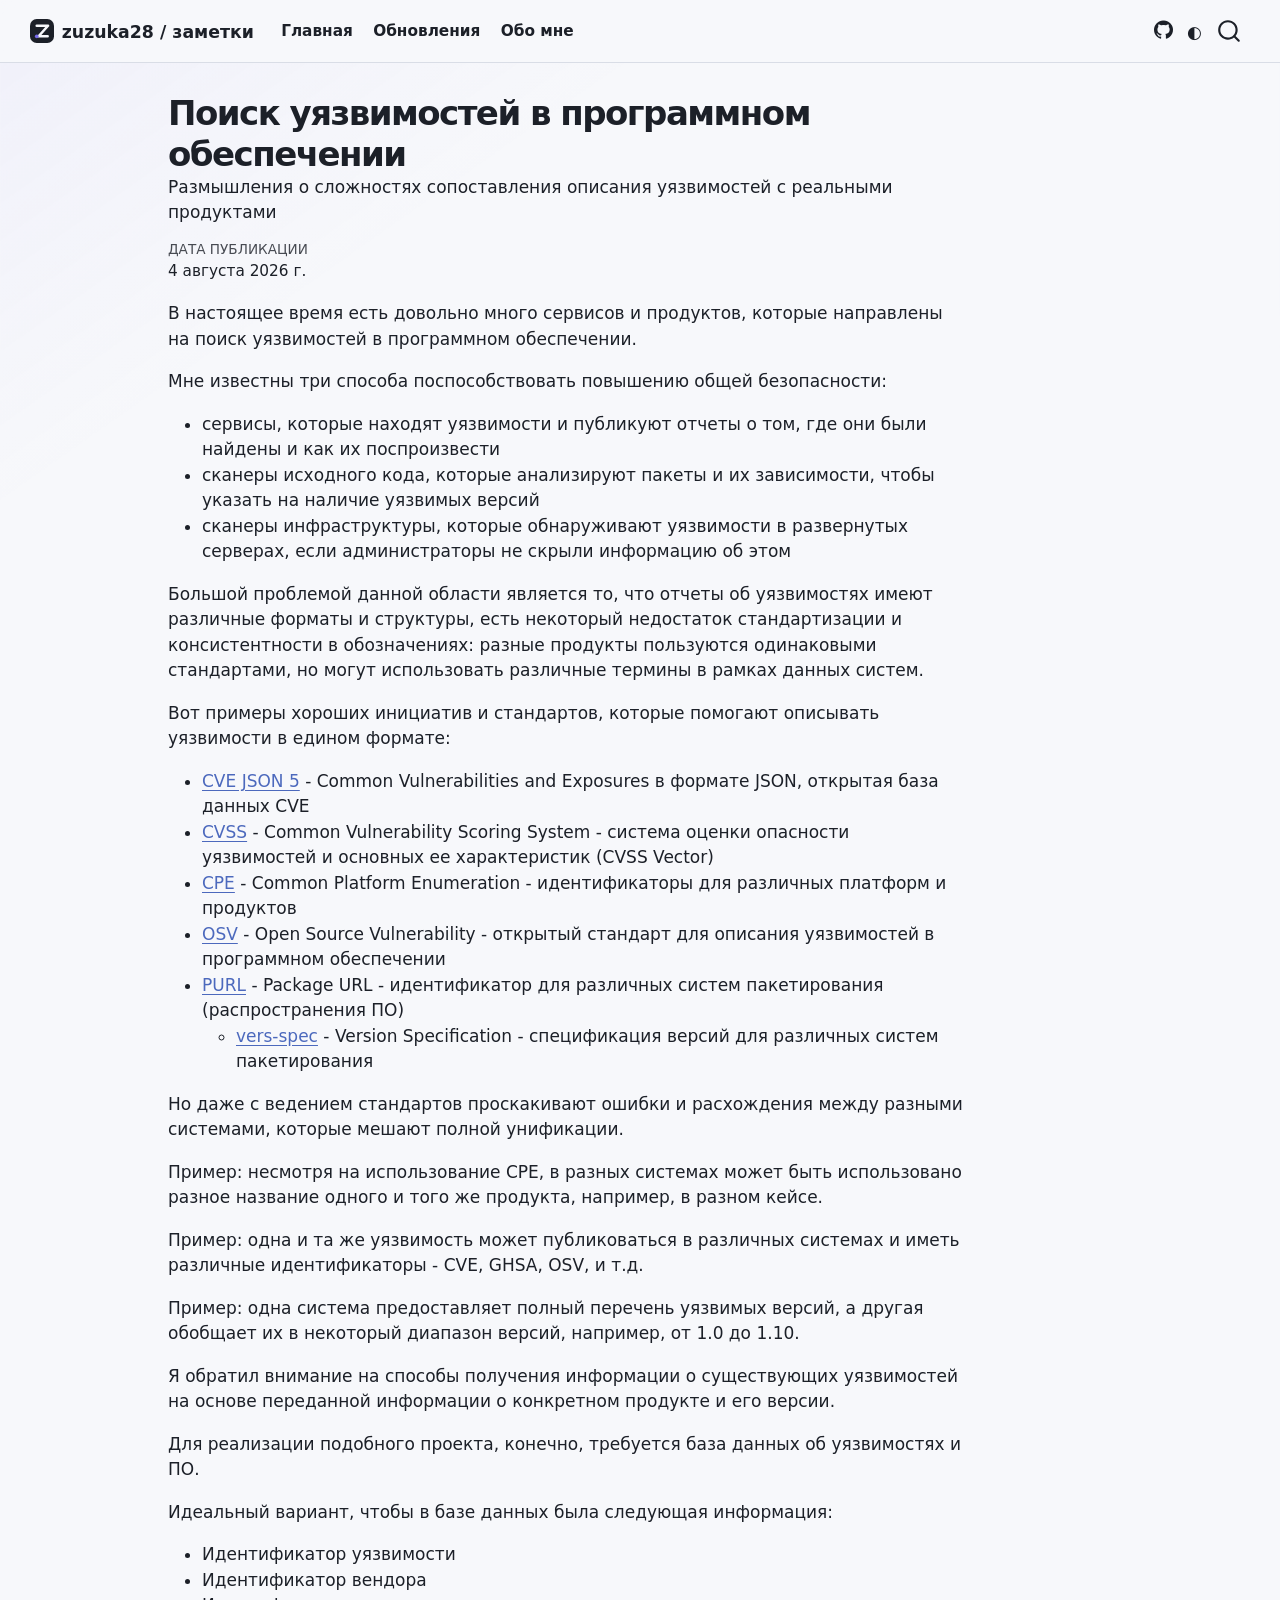
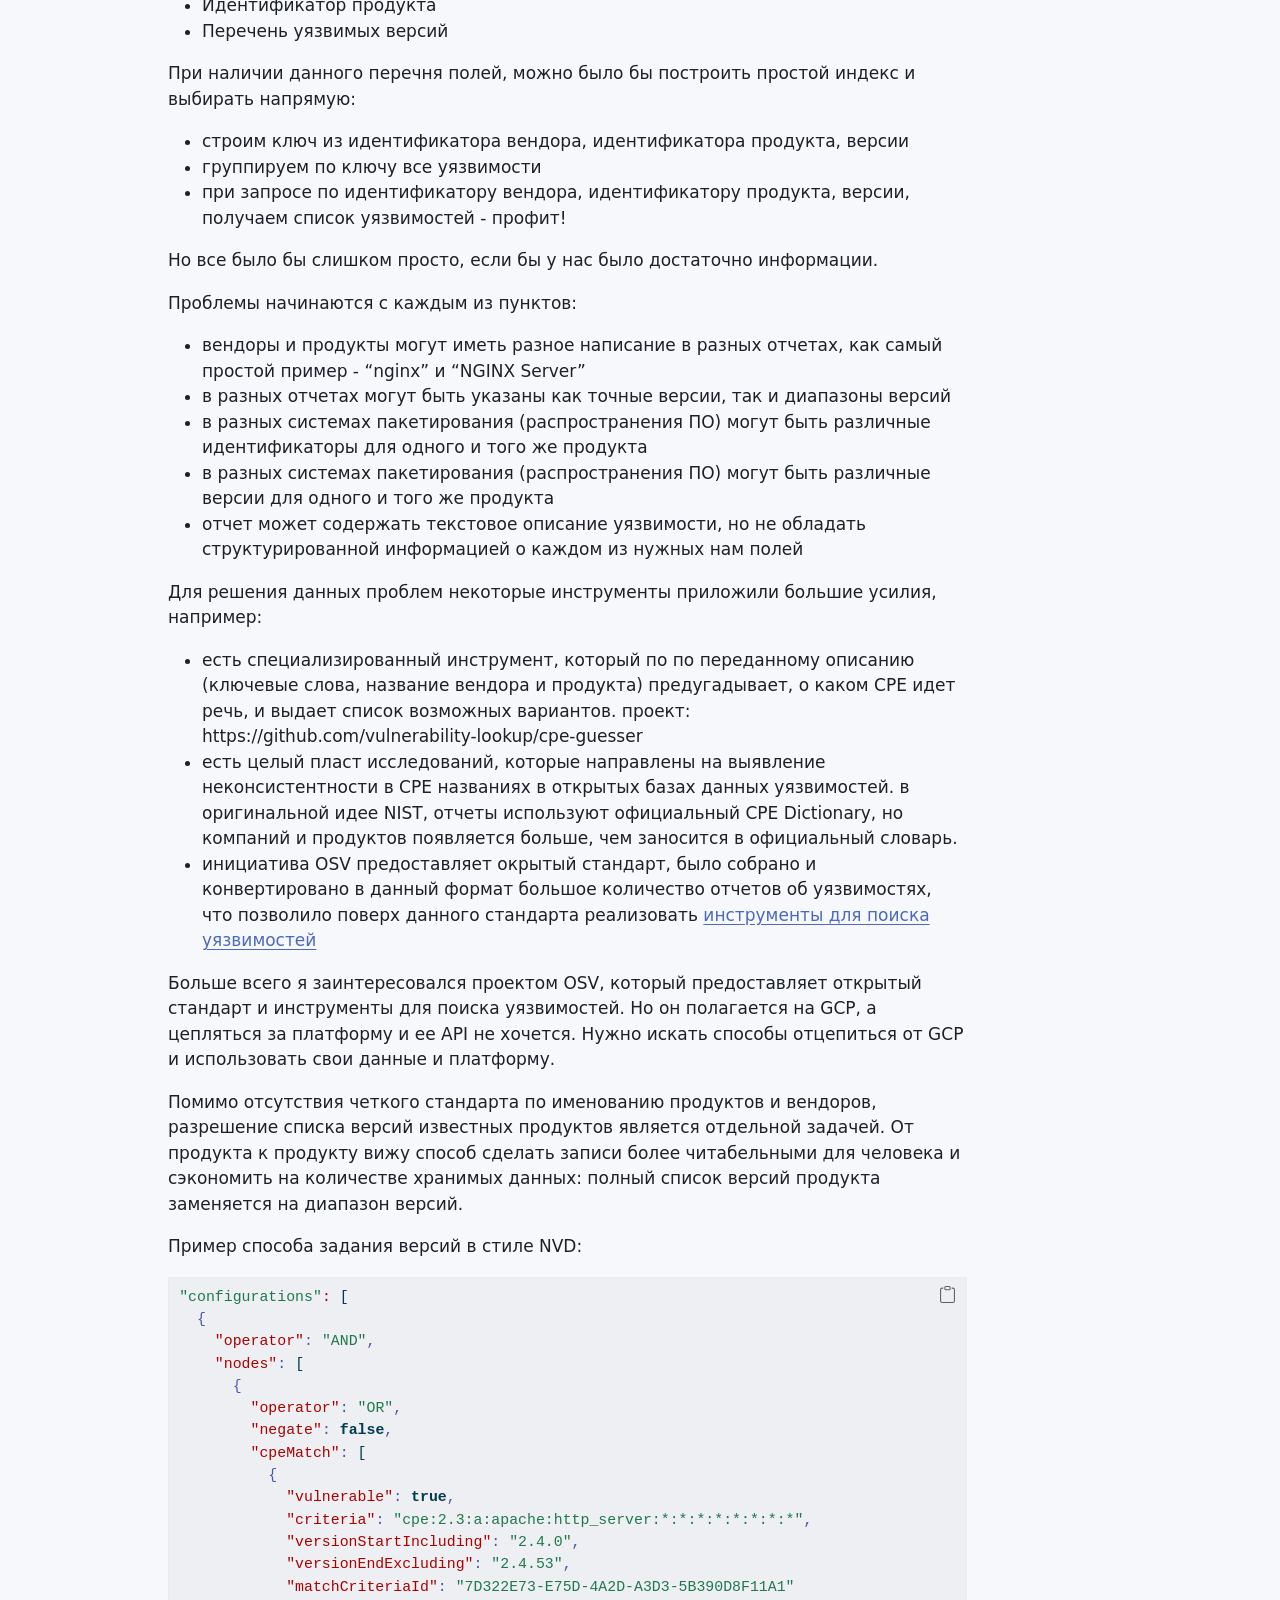
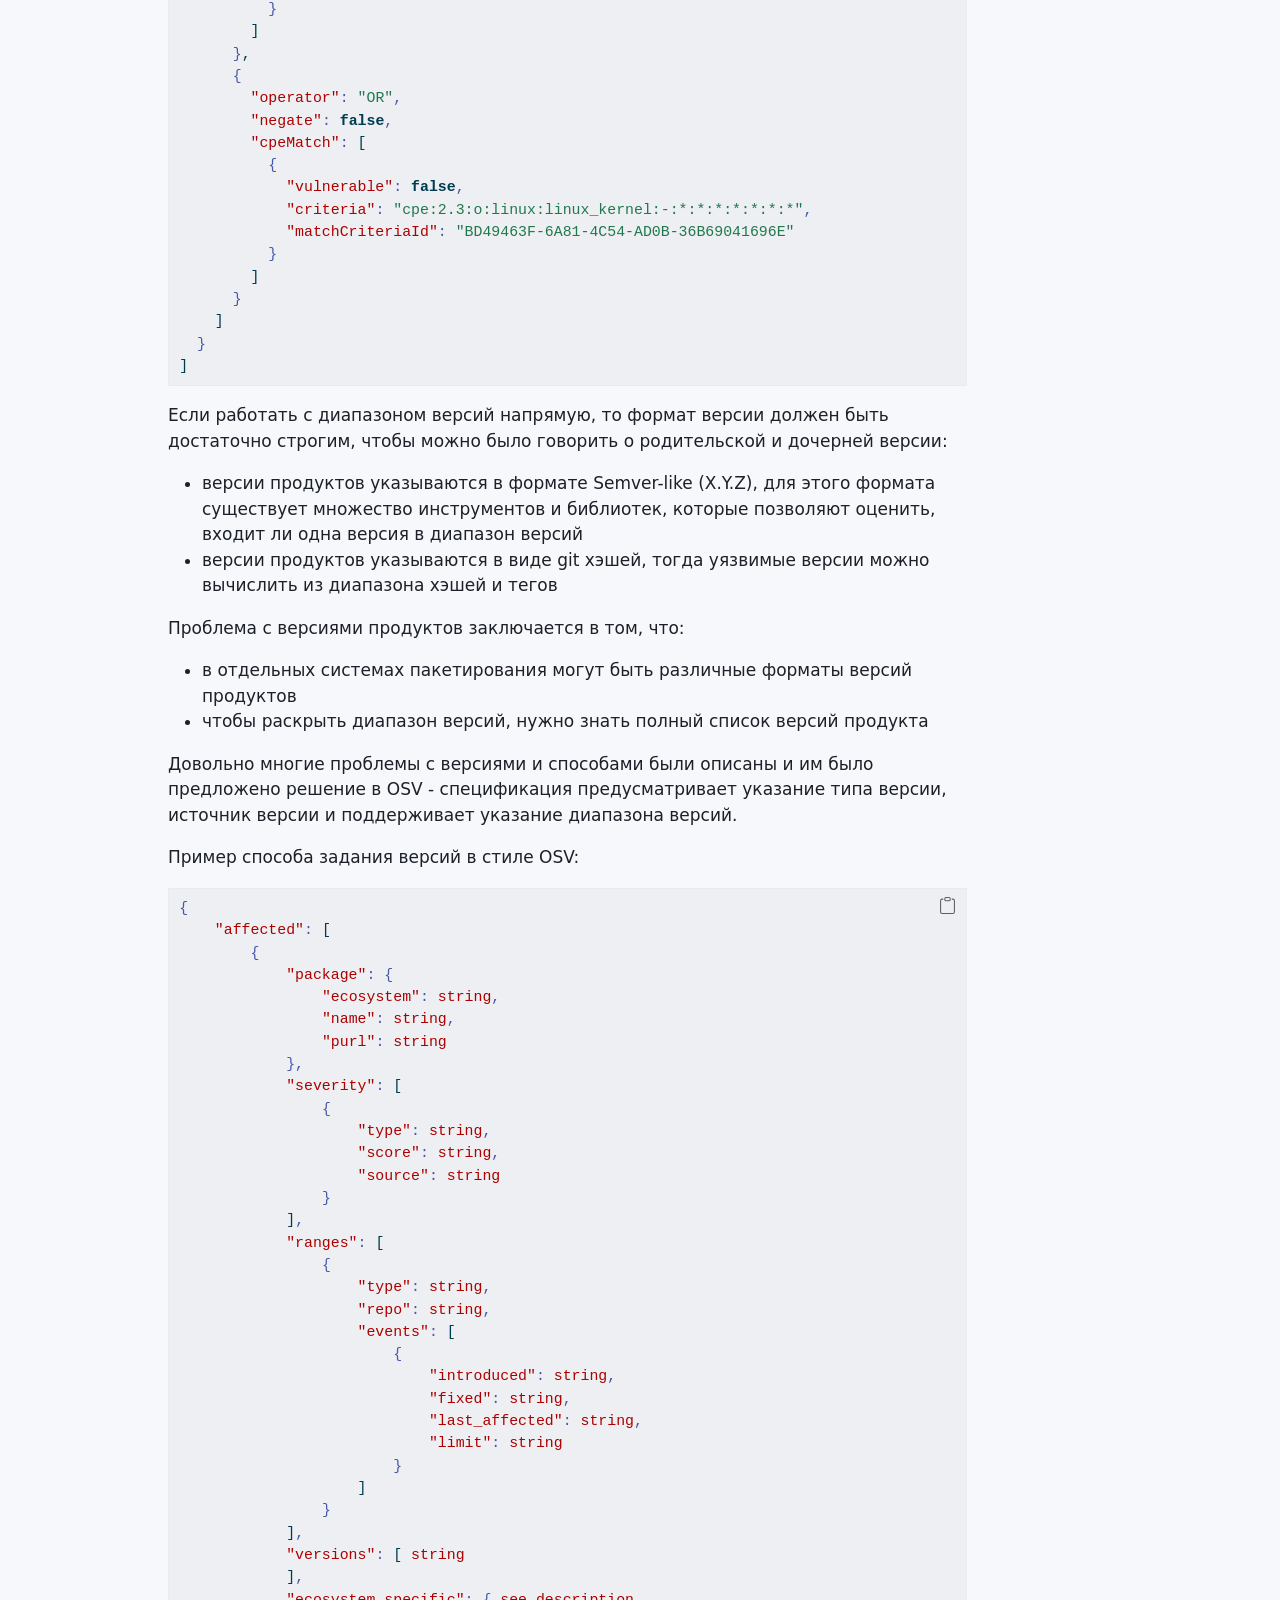
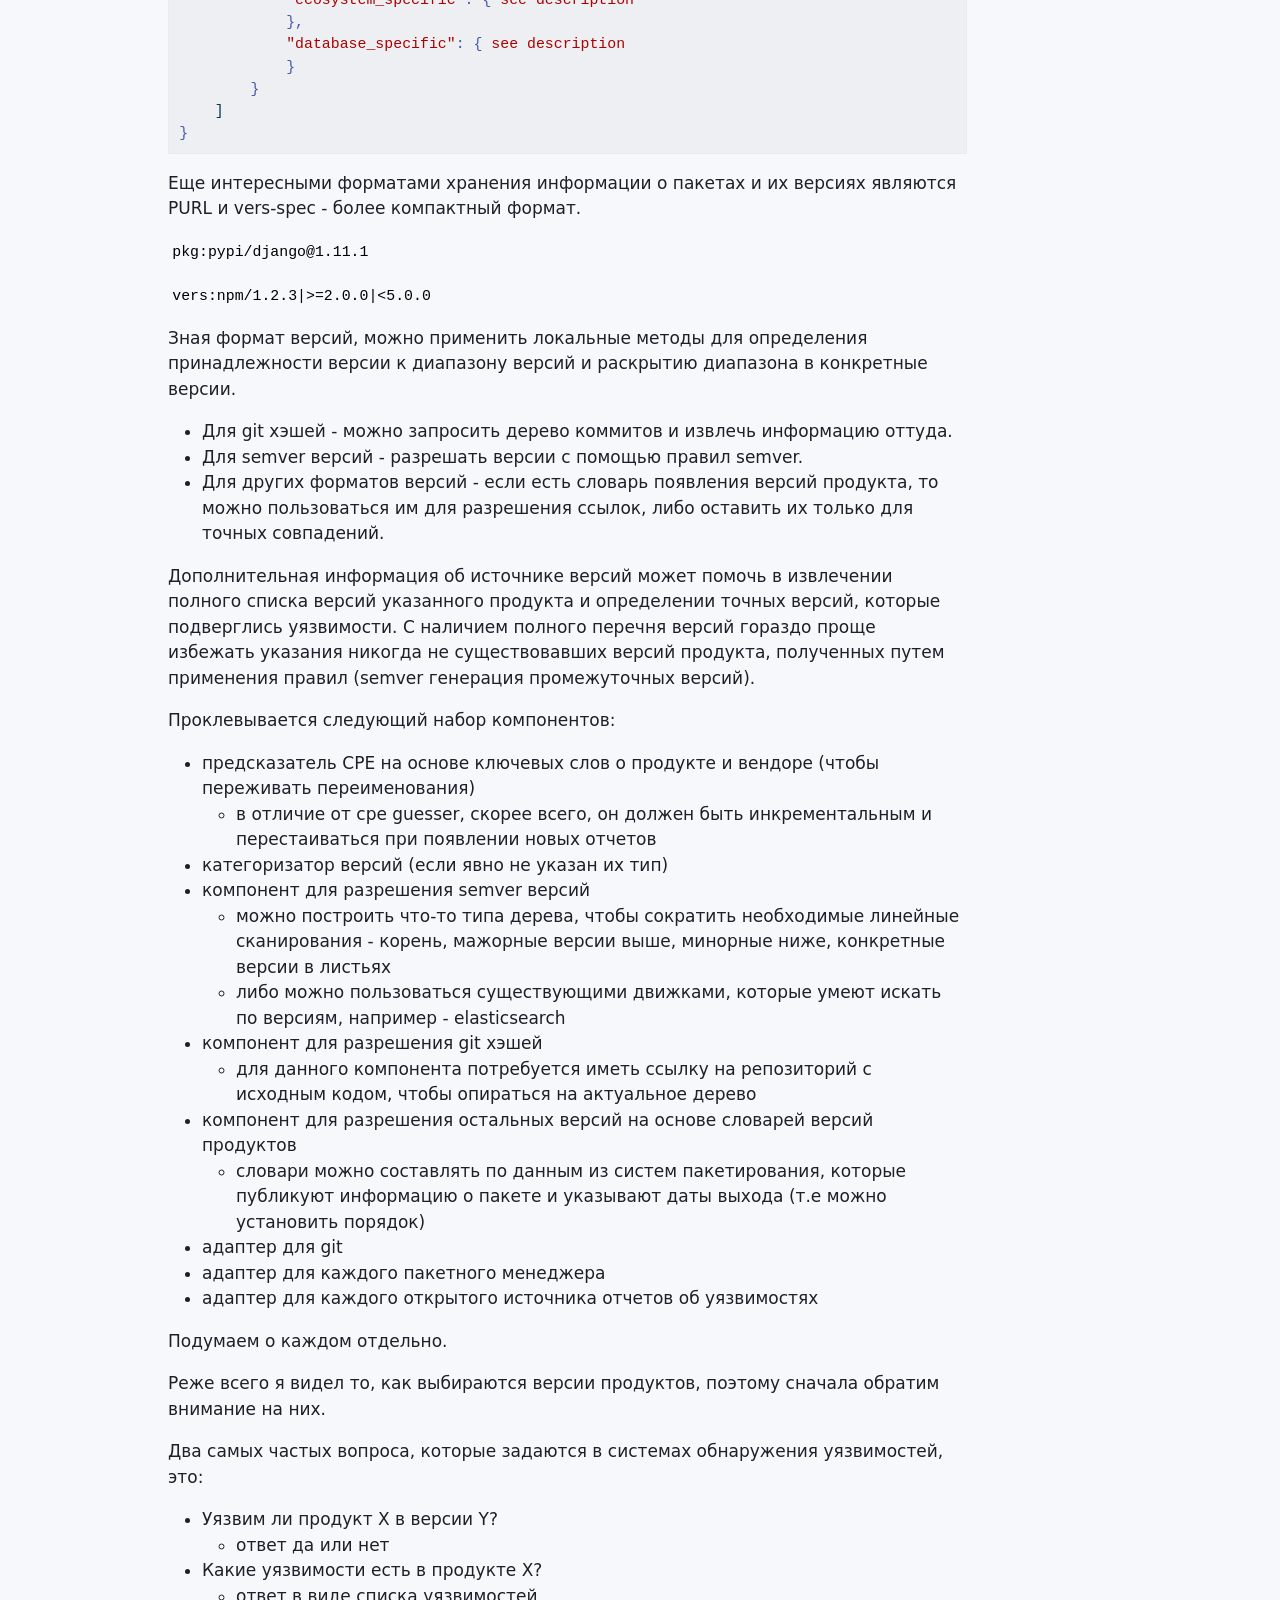
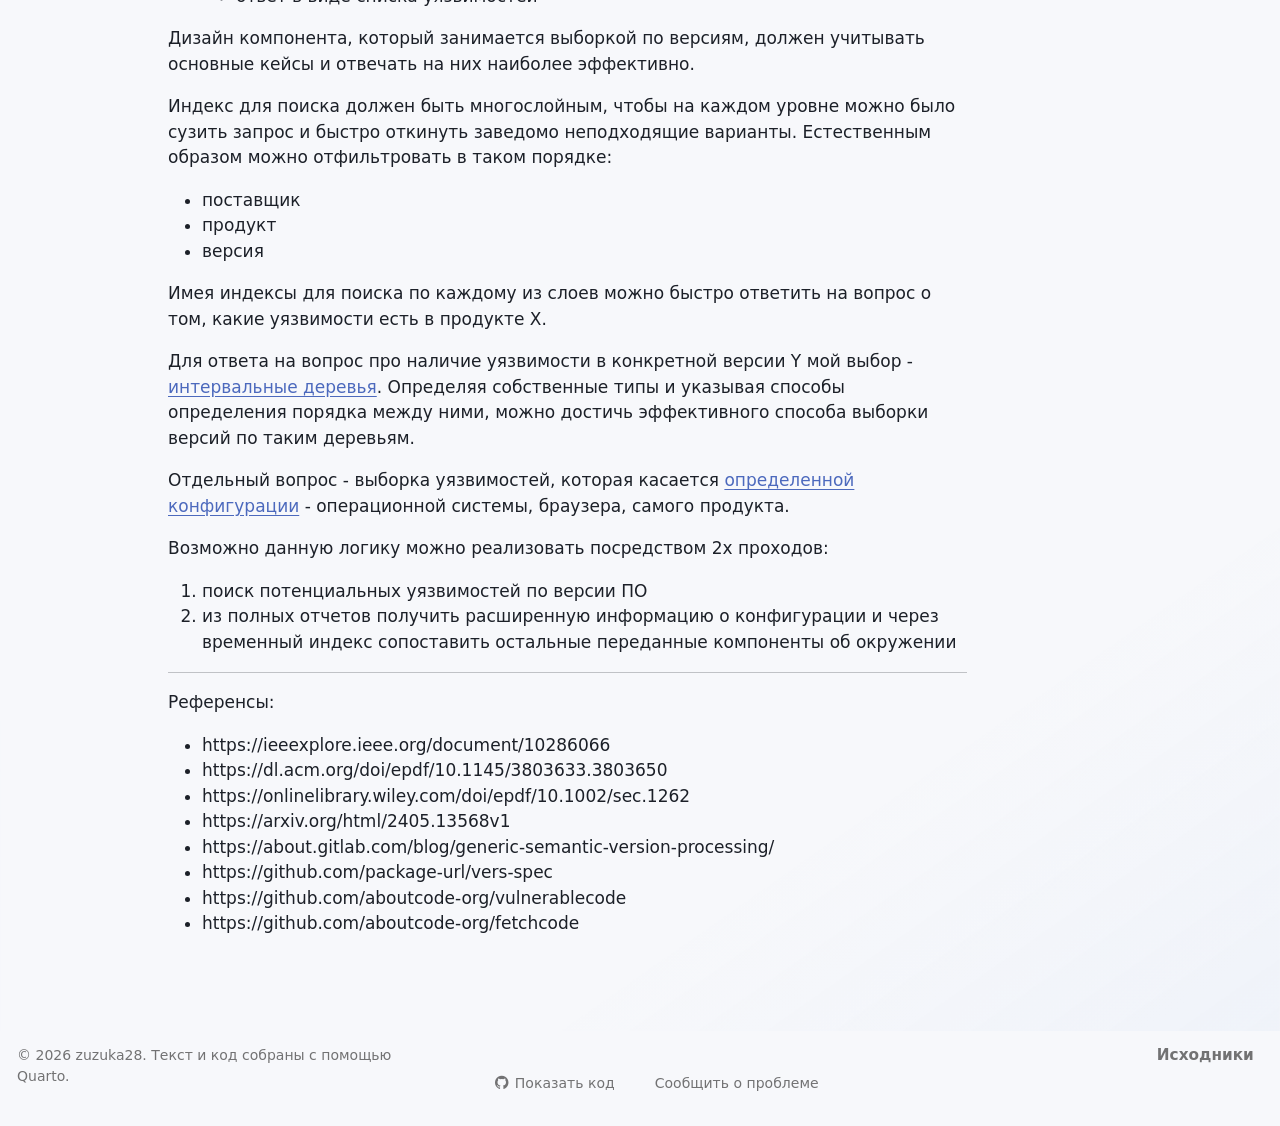
<file: posts/vulnerability-hunting/index.html>
<!DOCTYPE html>
<html xmlns="http://www.w3.org/1999/xhtml" lang="ru" xml:lang="ru"><head>

<meta charset="utf-8">
<meta name="generator" content="quarto-1.9.38">

<meta name="viewport" content="width=device-width, initial-scale=1.0, user-scalable=yes">

<meta name="description" content="Размышления о сложностях сопоставления описания уязвимостей с реальными продуктами">

<title>Поиск уязвимостей в программном обеспечении – zuzuka28 / заметки</title>
<style>
/* Default styles provided by pandoc.
** See https://pandoc.org/MANUAL.html#variables-for-html for config info.
*/
code{white-space: pre-wrap;}
span.smallcaps{font-variant: small-caps;}
div.columns{display: flex; gap: min(4vw, 1.5em);}
div.column{flex: auto; overflow-x: auto;}
div.hanging-indent{margin-left: 1.5em; text-indent: -1.5em;}
ul.task-list{list-style: none;}
ul.task-list li input[type="checkbox"] {
  width: 0.8em;
  margin: 0 0.8em 0.2em -1em; /* quarto-specific, see https://github.com/quarto-dev/quarto-cli/issues/4556 */ 
  vertical-align: middle;
}
/* CSS for syntax highlighting */
html { -webkit-text-size-adjust: 100%; }
pre > code.sourceCode { white-space: pre; position: relative; }
pre > code.sourceCode > span { display: inline-block; line-height: 1.25; }
pre > code.sourceCode > span:empty { height: 1.2em; }
.sourceCode { overflow: visible; }
code.sourceCode > span { color: inherit; text-decoration: inherit; }
div.sourceCode { margin: 1em 0; }
pre.sourceCode { margin: 0; }
@media screen {
div.sourceCode { overflow: auto; }
}
@media print {
pre > code.sourceCode { white-space: pre-wrap; }
pre > code.sourceCode > span { text-indent: -5em; padding-left: 5em; }
}
pre.numberSource code
  { counter-reset: source-line 0; }
pre.numberSource code > span
  { position: relative; left: -4em; counter-increment: source-line; }
pre.numberSource code > span > a:first-child::before
  { content: counter(source-line);
    position: relative; left: -1em; text-align: right; vertical-align: baseline;
    border: none; display: inline-block;
    -webkit-touch-callout: none; -webkit-user-select: none;
    -khtml-user-select: none; -moz-user-select: none;
    -ms-user-select: none; user-select: none;
    padding: 0 4px; width: 4em;
  }
pre.numberSource { margin-left: 3em;  padding-left: 4px; }
div.sourceCode
  {   }
@media screen {
pre > code.sourceCode > span > a:first-child::before { text-decoration: underline; }
}
</style>


<script src="../../site_libs/quarto-nav/quarto-nav.js"></script>
<script src="../../site_libs/clipboard/clipboard.min.js"></script>
<script src="../../site_libs/quarto-search/autocomplete.umd.js"></script>
<script src="../../site_libs/quarto-search/fuse.min.js"></script>
<script src="../../site_libs/quarto-search/quarto-search.js"></script>
<meta name="quarto:offset" content="../../">
<link href="../../assets/github-profile.jpg" rel="icon" type="image/jpeg">
<script src="../../site_libs/quarto-html/quarto.js" type="module"></script>
<script src="../../site_libs/quarto-html/tabsets/tabsets.js" type="module"></script>
<script src="../../site_libs/quarto-html/popper.min.js"></script>
<script src="../../site_libs/quarto-html/tippy.umd.min.js"></script>
<script src="../../site_libs/quarto-html/anchor.min.js"></script>
<link href="../../site_libs/quarto-html/tippy.css" rel="stylesheet">
<link href="../../site_libs/quarto-html/quarto-syntax-highlighting-15634bcf2e68342d4ad2dfa704d543f6.css" rel="stylesheet" class="quarto-color-scheme" id="quarto-text-highlighting-styles">
<link href="../../site_libs/quarto-html/quarto-syntax-highlighting-dark-0a6b7249c26820e032cb0bd839ff02b1.css" rel="stylesheet" class="quarto-color-scheme quarto-color-alternate" id="quarto-text-highlighting-styles">
<link href="../../site_libs/quarto-html/quarto-syntax-highlighting-15634bcf2e68342d4ad2dfa704d543f6.css" rel="stylesheet" class="quarto-color-scheme-extra" id="quarto-text-highlighting-styles">
<script src="../../site_libs/bootstrap/bootstrap.min.js"></script>
<link href="../../site_libs/bootstrap/bootstrap-icons.css" rel="stylesheet">
<link href="../../site_libs/bootstrap/bootstrap-9686be4dad804de28d9331e743aef16b.min.css" rel="stylesheet" append-hash="true" class="quarto-color-scheme" id="quarto-bootstrap" data-mode="light">
<link href="../../site_libs/bootstrap/bootstrap-dark-185f9a51d345aa95674c9ed22709a4a0.min.css" rel="stylesheet" append-hash="true" class="quarto-color-scheme quarto-color-alternate" id="quarto-bootstrap" data-mode="dark">
<link href="../../site_libs/bootstrap/bootstrap-9686be4dad804de28d9331e743aef16b.min.css" rel="stylesheet" append-hash="true" class="quarto-color-scheme-extra" id="quarto-bootstrap" data-mode="light">
<script id="quarto-search-options" type="application/json">{
  "location": "navbar",
  "copy-button": false,
  "collapse-after": 3,
  "panel-placement": "end",
  "type": "overlay",
  "limit": 50,
  "keyboard-shortcut": [
    "f",
    "/",
    "s"
  ],
  "language": {
    "search-no-results-text": "Поиск не дал результатов",
    "search-matching-documents-text": "Результаты поиска",
    "search-copy-link-title": "Скопировать ссылку",
    "search-hide-matches-text": "Скрыть дополнительные результаты",
    "search-more-match-text": "дополнительный результат в этом документе",
    "search-more-matches-text": "дополнительных результата(-ов) в этом документе",
    "search-clear-button-title": "Очистить",
    "search-text-placeholder": "",
    "search-detached-cancel-button-title": "Отменить",
    "search-submit-button-title": "Найти",
    "search-label": "Поиск"
  }
}</script>
<style>html{ scroll-behavior: smooth; }</style>
<script data-goatcounter="https://zuzuka28.goatcounter.com/count" async="" src="https://gc.zgo.at/count.js"></script>
<script data-goatcounter-counter-ui="">
  (() => {
    const counterBaseUrl = "https://zuzuka28.goatcounter.com/counter/";

    async function getViewCount(path) {
      const response = await fetch(`${counterBaseUrl}${encodeURIComponent(path)}.json`, {
        credentials: "omit",
        headers: { Accept: "application/json" },
      });

      if (!response.ok) throw new Error(`GoatCounter returned ${response.status}`);

      const data = await response.json();
      if (data.count === undefined || data.count === null) {
        throw new Error("GoatCounter response does not contain a count");
      }

      return String(data.count);
    }

    async function showCount(element, path, render) {
      try {
        element.textContent = render(await getViewCount(path));
        element.hidden = false;
        return true;
      } catch {
        // Counters are optional UI: keep them hidden when GoatCounter is blocked.
        return false;
      }
    }

    function addListingCounters() {
      document.querySelectorAll(".quarto-listing .quarto-post").forEach((post) => {
        const postLink = post.querySelector(".listing-title a[href]");
        const metadata = post.querySelector(".metadata > a");
        if (!postLink || !metadata) return;

        const counter = document.createElement("div");
        counter.className = "listing-views";
        counter.hidden = true;
        metadata.append(counter);

        const path = new URL(postLink.href, window.location.href).pathname;
        void showCount(counter, path, (count) => `Просмотры: ${count}`);
      });
    }

    function addPostCounter() {
      const titleMetadata = document.querySelector("#title-block-header .quarto-title-meta");
      if (!titleMetadata || !window.location.pathname.includes("/posts/")) return;

      const item = document.createElement("div");
      item.className = "post-views";
      item.hidden = true;

      const heading = document.createElement("div");
      heading.className = "quarto-title-meta-heading";
      heading.textContent = "Просмотры";

      const contents = document.createElement("div");
      contents.className = "quarto-title-meta-contents";

      const count = document.createElement("p");
      count.className = "view-count";
      contents.append(count);
      item.append(heading, contents);
      titleMetadata.append(item);

      const path = window.location.pathname + window.location.search;
      void showCount(count, path, (value) => value).then((shown) => {
        if (shown) item.hidden = false;
      });
    }

    document.addEventListener("DOMContentLoaded", () => {
      addListingCounters();
      addPostCounter();
    });
  })();
</script>


<meta property="og:title" content="Поиск уязвимостей в программном обеспечении – zuzuka28 / заметки">
<meta property="og:description" content="Размышления о сложностях сопоставления описания уязвимостей с реальными продуктами">
<meta property="og:image" content="https://zuzuka28.github.io/public-blog/posts/vulnerability-hunting/assets/social-card.png">
<meta property="og:site_name" content="zuzuka28 / заметки">
<meta name="twitter:title" content="Поиск уязвимостей в программном обеспечении – zuzuka28 / заметки">
<meta name="twitter:description" content="Размышления о сложностях сопоставления описания уязвимостей с реальными продуктами">
<meta name="twitter:image" content="https://zuzuka28.github.io/public-blog/posts/vulnerability-hunting/assets/social-card.png">
<meta name="twitter:card" content="summary_large_image">
</head>

<body class="nav-fixed quarto-light"><script id="quarto-html-before-body" type="application/javascript">
    const toggleBodyColorMode = (bsSheetEl) => {
      const mode = bsSheetEl.getAttribute("data-mode");
      const bodyEl = window.document.querySelector("body");
      if (mode === "dark") {
        bodyEl.classList.add("quarto-dark");
        bodyEl.classList.remove("quarto-light");
      } else {
        bodyEl.classList.add("quarto-light");
        bodyEl.classList.remove("quarto-dark");
      }
    }
    const toggleBodyColorPrimary = () => {
      const bsSheetEl = window.document.querySelector("link#quarto-bootstrap:not([rel=disabled-stylesheet])");
      if (bsSheetEl) {
        toggleBodyColorMode(bsSheetEl);
      }
    }
    const setColorSchemeToggle = (alternate) => {
      const toggles = window.document.querySelectorAll('.quarto-color-scheme-toggle');
      for (let i=0; i < toggles.length; i++) {
        const toggle = toggles[i];
        if (toggle) {
          if (alternate) {
            toggle.classList.add("alternate");
          } else {
            toggle.classList.remove("alternate");
          }
        }
      }
    };
    const toggleColorMode = (alternate) => {
      // Switch the stylesheets
      const primaryStylesheets = window.document.querySelectorAll('link.quarto-color-scheme:not(.quarto-color-alternate)');
      const alternateStylesheets = window.document.querySelectorAll('link.quarto-color-scheme.quarto-color-alternate');
      manageTransitions('#quarto-margin-sidebar .nav-link', false);
      if (alternate) {
        // note: dark is layered on light, we don't disable primary!
        enableStylesheet(alternateStylesheets);
        for (const sheetNode of alternateStylesheets) {
          if (sheetNode.id === "quarto-bootstrap") {
            toggleBodyColorMode(sheetNode);
          }
        }
      } else {
        disableStylesheet(alternateStylesheets);
        enableStylesheet(primaryStylesheets)
        toggleBodyColorPrimary();
      }
      manageTransitions('#quarto-margin-sidebar .nav-link', true);
      // Switch the toggles
      setColorSchemeToggle(alternate)
      // Hack to workaround the fact that safari doesn't
      // properly recolor the scrollbar when toggling (#1455)
      if (navigator.userAgent.indexOf('Safari') > 0 && navigator.userAgent.indexOf('Chrome') == -1) {
        manageTransitions("body", false);
        window.scrollTo(0, 1);
        setTimeout(() => {
          window.scrollTo(0, 0);
          manageTransitions("body", true);
        }, 40);
      }
    }
    const disableStylesheet = (stylesheets) => {
      for (let i=0; i < stylesheets.length; i++) {
        const stylesheet = stylesheets[i];
        stylesheet.rel = 'disabled-stylesheet';
      }
    }
    const enableStylesheet = (stylesheets) => {
      for (let i=0; i < stylesheets.length; i++) {
        const stylesheet = stylesheets[i];
        if(stylesheet.rel !== 'stylesheet') { // for Chrome, which will still FOUC without this check
          stylesheet.rel = 'stylesheet';
        }
      }
    }
    const manageTransitions = (selector, allowTransitions) => {
      const els = window.document.querySelectorAll(selector);
      for (let i=0; i < els.length; i++) {
        const el = els[i];
        if (allowTransitions) {
          el.classList.remove('notransition');
        } else {
          el.classList.add('notransition');
        }
      }
    }
    const isFileUrl = () => {
      return window.location.protocol === 'file:';
    }
    const hasAlternateSentinel = () => {
      let styleSentinel = getColorSchemeSentinel();
      if (styleSentinel !== null) {
        return styleSentinel === "alternate";
      } else {
        return false;
      }
    }
    const setStyleSentinel = (alternate) => {
      const value = alternate ? "alternate" : "default";
      if (!isFileUrl()) {
        window.localStorage.setItem("quarto-color-scheme", value);
      } else {
        localAlternateSentinel = value;
      }
    }
    const getColorSchemeSentinel = () => {
      if (!isFileUrl()) {
        const storageValue = window.localStorage.getItem("quarto-color-scheme");
        return storageValue != null ? storageValue : localAlternateSentinel;
      } else {
        return localAlternateSentinel;
      }
    }
    const toggleGiscusIfUsed = (isAlternate, darkModeDefault) => {
      const baseTheme = document.querySelector('#giscus-base-theme')?.value ?? 'light';
      const alternateTheme = document.querySelector('#giscus-alt-theme')?.value ?? 'dark';
      let newTheme = '';
      if(authorPrefersDark) {
        newTheme = isAlternate ? baseTheme : alternateTheme;
      } else {
        newTheme = isAlternate ? alternateTheme : baseTheme;
      }
      const changeGiscusTheme = () => {
        // From: https://github.com/giscus/giscus/issues/336
        const sendMessage = (message) => {
          const iframe = document.querySelector('iframe.giscus-frame');
          if (!iframe) return;
          iframe.contentWindow.postMessage({ giscus: message }, 'https://giscus.app');
        }
        sendMessage({
          setConfig: {
            theme: newTheme
          }
        });
      }
      const isGiscussLoaded = window.document.querySelector('iframe.giscus-frame') !== null;
      if (isGiscussLoaded) {
        changeGiscusTheme();
      }
    };
    const authorPrefersDark = false;
    const queryPrefersDark = window.matchMedia('(prefers-color-scheme: dark)');
    const darkModeDefault = queryPrefersDark.matches;
      document.querySelector('link#quarto-text-highlighting-styles.quarto-color-scheme-extra').rel = 'disabled-stylesheet';
      document.querySelector('link#quarto-bootstrap.quarto-color-scheme-extra').rel = 'disabled-stylesheet';
    let localAlternateSentinel = darkModeDefault ? 'alternate' : 'default';
    // Dark / light mode switch
    window.quartoToggleColorScheme = () => {
      // Read the current dark / light value
      let toAlternate = !hasAlternateSentinel();
      toggleColorMode(toAlternate);
      setStyleSentinel(toAlternate);
      toggleGiscusIfUsed(toAlternate, darkModeDefault);
      window.dispatchEvent(new Event('resize'));
    };
    queryPrefersDark.addEventListener("change", e => {
      if(window.localStorage.getItem("quarto-color-scheme") !== null)
        return;
      const alternate = e.matches
      toggleColorMode(alternate);
      localAlternateSentinel = e.matches ? 'alternate' : 'default'; // this is used alongside local storage!
      toggleGiscusIfUsed(alternate, darkModeDefault);
    });
    // Switch to dark mode if need be
    if (hasAlternateSentinel()) {
      toggleColorMode(true);
    } else {
      toggleColorMode(false);
    }
  </script>

<div id="quarto-search-results"></div>
  <header id="quarto-header" class="headroom fixed-top">
    <nav class="navbar navbar-expand-lg " data-bs-theme="dark">
      <div class="navbar-container container-fluid">
      <div class="navbar-brand-container mx-auto">
    <a href="../../index.html" class="navbar-brand navbar-brand-logo">
    <img src="../../assets/mark.svg" alt="Знак блога: буква Z" class="navbar-logo light-content">
    <img src="../../assets/mark.svg" alt="Знак блога: буква Z" class="navbar-logo dark-content">
    </a>
    <a class="navbar-brand" href="../../index.html">
    <span class="navbar-title">zuzuka28 / заметки</span>
    </a>
  </div>
            <div id="quarto-search" class="" title="Поиск"></div>
          <button class="navbar-toggler" type="button" data-bs-toggle="collapse" data-bs-target="#navbarCollapse" aria-controls="navbarCollapse" role="menu" aria-expanded="false" aria-label="Переключить навигацию" onclick="if (window.quartoToggleHeadroom) { window.quartoToggleHeadroom(); }">
  <span class="navbar-toggler-icon"></span>
</button>
          <div class="collapse navbar-collapse" id="navbarCollapse">
            <ul class="navbar-nav navbar-nav-scroll me-auto">
  <li class="nav-item">
    <a class="nav-link" href="../../index.html"> 
<span class="menu-text">Главная</span></a>
  </li>  
  <li class="nav-item">
    <a class="nav-link" href="../../updates.html"> 
<span class="menu-text">Обновления</span></a>
  </li>  
  <li class="nav-item">
    <a class="nav-link" href="../../about.html"> 
<span class="menu-text">Обо мне</span></a>
  </li>  
</ul>
            <ul class="navbar-nav navbar-nav-scroll ms-auto">
  <li class="nav-item compact">
    <a class="nav-link" href="https://github.com/zuzuka28"> <i class="bi bi-github" role="img" aria-label="GitHub">
</i> 
<span class="menu-text"></span></a>
  </li>  
</ul>
          </div> <!-- /navcollapse -->
            <div class="quarto-navbar-tools">
  <a href="" class="quarto-color-scheme-toggle quarto-navigation-tool  px-1" onclick="window.quartoToggleColorScheme(); return false;" title="Переключить темный режим"><i class="bi"></i></a>
</div>
      </div> <!-- /container-fluid -->
    </nav>
</header>
<!-- content -->
<div id="quarto-content" class="quarto-container page-columns page-rows-contents page-layout-article page-navbar">
<!-- sidebar -->
<!-- margin-sidebar -->
    <div id="quarto-margin-sidebar" class="sidebar margin-sidebar zindex-bottom">
        
    </div>
<!-- main -->
<main class="content" id="quarto-document-content">


<header id="title-block-header" class="quarto-title-block default">
<div class="quarto-title">
<h1 class="title">Поиск уязвимостей в программном обеспечении</h1>
</div>

<div>
  <div class="description">
    Размышления о сложностях сопоставления описания уязвимостей с реальными продуктами
  </div>
</div>


<div class="quarto-title-meta">

    
    <div>
    <div class="quarto-title-meta-heading">Дата публикации</div>
    <div class="quarto-title-meta-contents">
      <p class="date">4 августа 2026 г.</p>
    </div>
  </div>
  
    
  </div>
  


</header>


<p>В настоящее время есть довольно много сервисов и продуктов, которые направлены на поиск уязвимостей в программном обеспечении.</p>
<p>Мне известны три способа поспособствовать повышению общей безопасности:</p>
<ul>
<li>сервисы, которые находят уязвимости и публикуют отчеты о том, где они были найдены и как их поспроизвести</li>
<li>сканеры исходного кода, которые анализируют пакеты и их зависимости, чтобы указать на наличие уязвимых версий</li>
<li>сканеры инфраструктуры, которые обнаруживают уязвимости в развернутых серверах, если администраторы не скрыли информацию об этом</li>
</ul>
<p>Большой проблемой данной области является то, что отчеты об уязвимостях имеют различные форматы и структуры, есть некоторый недостаток стандартизации и консистентности в обозначениях: разные продукты пользуются одинаковыми стандартами, но могут использовать различные термины в рамках данных систем.</p>
<p>Вот примеры хороших инициатив и стандартов, которые помогают описывать уязвимости в едином формате:</p>
<ul>
<li><a href="https://github.com/CVEProject/cvelistV5">CVE JSON 5</a> - Common Vulnerabilities and Exposures в формате JSON, открытая база данных CVE</li>
<li><a href="https://www.first.org/cvss/v4.0/">CVSS</a> - Common Vulnerability Scoring System - система оценки опасности уязвимостей и основных ее характеристик (CVSS Vector)</li>
<li><a href="https://nvlpubs.nist.gov/nistpubs/Legacy/IR/nistir7698.pdf">CPE</a> - Common Platform Enumeration - идентификаторы для различных платформ и продуктов</li>
<li><a href="https://ossf.github.io/osv-schema/">OSV</a> - Open Source Vulnerability - открытый стандарт для описания уязвимостей в программном обеспечении</li>
<li><a href="https://github.com/package-url/purl-spec">PURL</a> - Package URL - идентификатор для различных систем пакетирования (распространения ПО)
<ul>
<li><a href="https://github.com/package-url/vers-spec">vers-spec</a> - Version Specification - спецификация версий для различных систем пакетирования</li>
</ul></li>
</ul>
<p>Но даже с ведением стандартов проскакивают ошибки и расхождения между разными системами, которые мешают полной унификации.</p>
<p>Пример: несмотря на использование CPE, в разных системах может быть использовано разное название одного и того же продукта, например, в разном кейсе.</p>
<p>Пример: одна и та же уязвимость может публиковаться в различных системах и иметь различные идентификаторы - CVE, GHSA, OSV, и т.д.</p>
<p>Пример: одна система предоставляет полный перечень уязвимых версий, а другая обобщает их в некоторый диапазон версий, например, от 1.0 до 1.10.</p>
<p>Я обратил внимание на способы получения информации о существующих уязвимостей на основе переданной информации о конкретном продукте и его версии.</p>
<p>Для реализации подобного проекта, конечно, требуется база данных об уязвимостях и ПО.</p>
<p>Идеальный вариант, чтобы в базе данных была следующая информация:</p>
<ul>
<li>Идентификатор уязвимости</li>
<li>Идентификатор вендора</li>
<li>Идентификатор продукта</li>
<li>Перечень уязвимых версий</li>
</ul>
<p>При наличии данного перечня полей, можно было бы построить простой индекс и выбирать напрямую:</p>
<ul>
<li>строим ключ из идентификатора вендора, идентификатора продукта, версии</li>
<li>группируем по ключу все уязвимости</li>
<li>при запросе по идентификатору вендора, идентификатору продукта, версии, получаем список уязвимостей - профит!</li>
</ul>
<p>Но все было бы слишком просто, если бы у нас было достаточно информации.</p>
<p>Проблемы начинаются с каждым из пунктов:</p>
<ul>
<li>вендоры и продукты могут иметь разное написание в разных отчетах, как самый простой пример - “nginx” и “NGINX Server”</li>
<li>в разных отчетах могут быть указаны как точные версии, так и диапазоны версий</li>
<li>в разных системах пакетирования (распространения ПО) могут быть различные идентификаторы для одного и того же продукта</li>
<li>в разных системах пакетирования (распространения ПО) могут быть различные версии для одного и того же продукта</li>
<li>отчет может содержать текстовое описание уязвимости, но не обладать структурированной информацией о каждом из нужных нам полей</li>
</ul>
<p>Для решения данных проблем некоторые инструменты приложили большие усилия, например:</p>
<ul>
<li>есть специализированный инструмент, который по по переданному описанию (ключевые слова, название вендора и продукта) предугадывает, о каком CPE идет речь, и выдает список возможных вариантов. проект: https://github.com/vulnerability-lookup/cpe-guesser</li>
<li>есть целый пласт исследований, которые направлены на выявление неконсистентности в CPE названиях в открытых базах данных уязвимостей. в оригинальной идее NIST, отчеты используют официальный CPE Dictionary, но компаний и продуктов появляется больше, чем заносится в официальный словарь.</li>
<li>инициатива OSV предоставляет окрытый стандарт, было собрано и конвертировано в данный формат большое количество отчетов об уязвимостях, что позволило поверх данного стандарта реализовать <a href="https://github.com/google/osv-scanner">инструменты для поиска уязвимостей</a></li>
</ul>
<p>Больше всего я заинтересовался проектом OSV, который предоставляет открытый стандарт и инструменты для поиска уязвимостей. Но он полагается на GCP, а цепляться за платформу и ее API не хочется. Нужно искать способы отцепиться от GCP и использовать свои данные и платформу.</p>
<p>Помимо отсутствия четкого стандарта по именованию продуктов и вендоров, разрешение списка версий известных продуктов является отдельной задачей. От продукта к продукту вижу способ сделать записи более читабельными для человека и сэкономить на количестве хранимых данных: полный список версий продукта заменяется на диапазон версий.</p>
<p>Пример способа задания версий в стиле NVD:</p>
<div class="code-copy-outer-scaffold"><div class="sourceCode" id="cb1"><pre class="sourceCode json code-with-copy"><code class="sourceCode json"><span id="cb1-1"><a href="#cb1-1" aria-hidden="true" tabindex="-1"></a><span class="st">"configurations"</span><span class="er">:</span> <span class="ot">[</span></span>
<span id="cb1-2"><a href="#cb1-2" aria-hidden="true" tabindex="-1"></a>  <span class="fu">{</span></span>
<span id="cb1-3"><a href="#cb1-3" aria-hidden="true" tabindex="-1"></a>    <span class="dt">"operator"</span><span class="fu">:</span> <span class="st">"AND"</span><span class="fu">,</span></span>
<span id="cb1-4"><a href="#cb1-4" aria-hidden="true" tabindex="-1"></a>    <span class="dt">"nodes"</span><span class="fu">:</span> <span class="ot">[</span></span>
<span id="cb1-5"><a href="#cb1-5" aria-hidden="true" tabindex="-1"></a>      <span class="fu">{</span></span>
<span id="cb1-6"><a href="#cb1-6" aria-hidden="true" tabindex="-1"></a>        <span class="dt">"operator"</span><span class="fu">:</span> <span class="st">"OR"</span><span class="fu">,</span></span>
<span id="cb1-7"><a href="#cb1-7" aria-hidden="true" tabindex="-1"></a>        <span class="dt">"negate"</span><span class="fu">:</span> <span class="kw">false</span><span class="fu">,</span></span>
<span id="cb1-8"><a href="#cb1-8" aria-hidden="true" tabindex="-1"></a>        <span class="dt">"cpeMatch"</span><span class="fu">:</span> <span class="ot">[</span></span>
<span id="cb1-9"><a href="#cb1-9" aria-hidden="true" tabindex="-1"></a>          <span class="fu">{</span></span>
<span id="cb1-10"><a href="#cb1-10" aria-hidden="true" tabindex="-1"></a>            <span class="dt">"vulnerable"</span><span class="fu">:</span> <span class="kw">true</span><span class="fu">,</span></span>
<span id="cb1-11"><a href="#cb1-11" aria-hidden="true" tabindex="-1"></a>            <span class="dt">"criteria"</span><span class="fu">:</span> <span class="st">"cpe:2.3:a:apache:http_server:*:*:*:*:*:*:*:*"</span><span class="fu">,</span></span>
<span id="cb1-12"><a href="#cb1-12" aria-hidden="true" tabindex="-1"></a>            <span class="dt">"versionStartIncluding"</span><span class="fu">:</span> <span class="st">"2.4.0"</span><span class="fu">,</span></span>
<span id="cb1-13"><a href="#cb1-13" aria-hidden="true" tabindex="-1"></a>            <span class="dt">"versionEndExcluding"</span><span class="fu">:</span> <span class="st">"2.4.53"</span><span class="fu">,</span></span>
<span id="cb1-14"><a href="#cb1-14" aria-hidden="true" tabindex="-1"></a>            <span class="dt">"matchCriteriaId"</span><span class="fu">:</span> <span class="st">"7D322E73-E75D-4A2D-A3D3-5B390D8F11A1"</span></span>
<span id="cb1-15"><a href="#cb1-15" aria-hidden="true" tabindex="-1"></a>          <span class="fu">}</span></span>
<span id="cb1-16"><a href="#cb1-16" aria-hidden="true" tabindex="-1"></a>        <span class="ot">]</span></span>
<span id="cb1-17"><a href="#cb1-17" aria-hidden="true" tabindex="-1"></a>      <span class="fu">}</span><span class="ot">,</span></span>
<span id="cb1-18"><a href="#cb1-18" aria-hidden="true" tabindex="-1"></a>      <span class="fu">{</span></span>
<span id="cb1-19"><a href="#cb1-19" aria-hidden="true" tabindex="-1"></a>        <span class="dt">"operator"</span><span class="fu">:</span> <span class="st">"OR"</span><span class="fu">,</span></span>
<span id="cb1-20"><a href="#cb1-20" aria-hidden="true" tabindex="-1"></a>        <span class="dt">"negate"</span><span class="fu">:</span> <span class="kw">false</span><span class="fu">,</span></span>
<span id="cb1-21"><a href="#cb1-21" aria-hidden="true" tabindex="-1"></a>        <span class="dt">"cpeMatch"</span><span class="fu">:</span> <span class="ot">[</span></span>
<span id="cb1-22"><a href="#cb1-22" aria-hidden="true" tabindex="-1"></a>          <span class="fu">{</span></span>
<span id="cb1-23"><a href="#cb1-23" aria-hidden="true" tabindex="-1"></a>            <span class="dt">"vulnerable"</span><span class="fu">:</span> <span class="kw">false</span><span class="fu">,</span></span>
<span id="cb1-24"><a href="#cb1-24" aria-hidden="true" tabindex="-1"></a>            <span class="dt">"criteria"</span><span class="fu">:</span> <span class="st">"cpe:2.3:o:linux:linux_kernel:-:*:*:*:*:*:*:*"</span><span class="fu">,</span></span>
<span id="cb1-25"><a href="#cb1-25" aria-hidden="true" tabindex="-1"></a>            <span class="dt">"matchCriteriaId"</span><span class="fu">:</span> <span class="st">"BD49463F-6A81-4C54-AD0B-36B69041696E"</span></span>
<span id="cb1-26"><a href="#cb1-26" aria-hidden="true" tabindex="-1"></a>          <span class="fu">}</span></span>
<span id="cb1-27"><a href="#cb1-27" aria-hidden="true" tabindex="-1"></a>        <span class="ot">]</span></span>
<span id="cb1-28"><a href="#cb1-28" aria-hidden="true" tabindex="-1"></a>      <span class="fu">}</span></span>
<span id="cb1-29"><a href="#cb1-29" aria-hidden="true" tabindex="-1"></a>    <span class="ot">]</span></span>
<span id="cb1-30"><a href="#cb1-30" aria-hidden="true" tabindex="-1"></a>  <span class="fu">}</span></span>
<span id="cb1-31"><a href="#cb1-31" aria-hidden="true" tabindex="-1"></a><span class="ot">]</span></span></code></pre></div><button title="Скопировать текст" class="code-copy-button"><i class="bi"></i></button></div>
<p>Если работать с диапазоном версий напрямую, то формат версии должен быть достаточно строгим, чтобы можно было говорить о родительской и дочерней версии:</p>
<ul>
<li>версии продуктов указываются в формате Semver-like (X.Y.Z), для этого формата существует множество инструментов и библиотек, которые позволяют оценить, входит ли одна версия в диапазон версий</li>
<li>версии продуктов указываются в виде git хэшей, тогда уязвимые версии можно вычислить из диапазона хэшей и тегов</li>
</ul>
<p>Проблема с версиями продуктов заключается в том, что:</p>
<ul>
<li>в отдельных системах пакетирования могут быть различные форматы версий продуктов</li>
<li>чтобы раскрыть диапазон версий, нужно знать полный список версий продукта</li>
</ul>
<p>Довольно многие проблемы с версиями и способами были описаны и им было предложено решение в OSV - спецификация предусматривает указание типа версии, источник версии и поддерживает указание диапазона версий.</p>
<p>Пример способа задания версий в стиле OSV:</p>
<div class="code-copy-outer-scaffold"><div class="sourceCode" id="cb2"><pre class="sourceCode json code-with-copy"><code class="sourceCode json"><span id="cb2-1"><a href="#cb2-1" aria-hidden="true" tabindex="-1"></a><span class="fu">{</span></span>
<span id="cb2-2"><a href="#cb2-2" aria-hidden="true" tabindex="-1"></a>    <span class="dt">"affected"</span><span class="fu">:</span> <span class="ot">[</span></span>
<span id="cb2-3"><a href="#cb2-3" aria-hidden="true" tabindex="-1"></a>        <span class="fu">{</span></span>
<span id="cb2-4"><a href="#cb2-4" aria-hidden="true" tabindex="-1"></a>            <span class="dt">"package"</span><span class="fu">:</span> <span class="fu">{</span></span>
<span id="cb2-5"><a href="#cb2-5" aria-hidden="true" tabindex="-1"></a>                <span class="dt">"ecosystem"</span><span class="fu">:</span> <span class="er">string</span><span class="fu">,</span></span>
<span id="cb2-6"><a href="#cb2-6" aria-hidden="true" tabindex="-1"></a>                <span class="dt">"name"</span><span class="fu">:</span> <span class="er">string</span><span class="fu">,</span></span>
<span id="cb2-7"><a href="#cb2-7" aria-hidden="true" tabindex="-1"></a>                <span class="dt">"purl"</span><span class="fu">:</span> <span class="er">string</span></span>
<span id="cb2-8"><a href="#cb2-8" aria-hidden="true" tabindex="-1"></a>            <span class="fu">},</span></span>
<span id="cb2-9"><a href="#cb2-9" aria-hidden="true" tabindex="-1"></a>            <span class="dt">"severity"</span><span class="fu">:</span> <span class="ot">[</span></span>
<span id="cb2-10"><a href="#cb2-10" aria-hidden="true" tabindex="-1"></a>                <span class="fu">{</span></span>
<span id="cb2-11"><a href="#cb2-11" aria-hidden="true" tabindex="-1"></a>                    <span class="dt">"type"</span><span class="fu">:</span> <span class="er">string</span><span class="fu">,</span></span>
<span id="cb2-12"><a href="#cb2-12" aria-hidden="true" tabindex="-1"></a>                    <span class="dt">"score"</span><span class="fu">:</span> <span class="er">string</span><span class="fu">,</span></span>
<span id="cb2-13"><a href="#cb2-13" aria-hidden="true" tabindex="-1"></a>                    <span class="dt">"source"</span><span class="fu">:</span> <span class="er">string</span></span>
<span id="cb2-14"><a href="#cb2-14" aria-hidden="true" tabindex="-1"></a>                <span class="fu">}</span></span>
<span id="cb2-15"><a href="#cb2-15" aria-hidden="true" tabindex="-1"></a>            <span class="ot">]</span><span class="fu">,</span></span>
<span id="cb2-16"><a href="#cb2-16" aria-hidden="true" tabindex="-1"></a>            <span class="dt">"ranges"</span><span class="fu">:</span> <span class="ot">[</span></span>
<span id="cb2-17"><a href="#cb2-17" aria-hidden="true" tabindex="-1"></a>                <span class="fu">{</span></span>
<span id="cb2-18"><a href="#cb2-18" aria-hidden="true" tabindex="-1"></a>                    <span class="dt">"type"</span><span class="fu">:</span> <span class="er">string</span><span class="fu">,</span></span>
<span id="cb2-19"><a href="#cb2-19" aria-hidden="true" tabindex="-1"></a>                    <span class="dt">"repo"</span><span class="fu">:</span> <span class="er">string</span><span class="fu">,</span></span>
<span id="cb2-20"><a href="#cb2-20" aria-hidden="true" tabindex="-1"></a>                    <span class="dt">"events"</span><span class="fu">:</span> <span class="ot">[</span></span>
<span id="cb2-21"><a href="#cb2-21" aria-hidden="true" tabindex="-1"></a>                        <span class="fu">{</span></span>
<span id="cb2-22"><a href="#cb2-22" aria-hidden="true" tabindex="-1"></a>                            <span class="dt">"introduced"</span><span class="fu">:</span> <span class="er">string</span><span class="fu">,</span></span>
<span id="cb2-23"><a href="#cb2-23" aria-hidden="true" tabindex="-1"></a>                            <span class="dt">"fixed"</span><span class="fu">:</span> <span class="er">string</span><span class="fu">,</span></span>
<span id="cb2-24"><a href="#cb2-24" aria-hidden="true" tabindex="-1"></a>                            <span class="dt">"last_affected"</span><span class="fu">:</span> <span class="er">string</span><span class="fu">,</span></span>
<span id="cb2-25"><a href="#cb2-25" aria-hidden="true" tabindex="-1"></a>                            <span class="dt">"limit"</span><span class="fu">:</span> <span class="er">string</span></span>
<span id="cb2-26"><a href="#cb2-26" aria-hidden="true" tabindex="-1"></a>                        <span class="fu">}</span></span>
<span id="cb2-27"><a href="#cb2-27" aria-hidden="true" tabindex="-1"></a>                    <span class="ot">]</span></span>
<span id="cb2-28"><a href="#cb2-28" aria-hidden="true" tabindex="-1"></a>                <span class="fu">}</span></span>
<span id="cb2-29"><a href="#cb2-29" aria-hidden="true" tabindex="-1"></a>            <span class="ot">]</span><span class="fu">,</span></span>
<span id="cb2-30"><a href="#cb2-30" aria-hidden="true" tabindex="-1"></a>            <span class="dt">"versions"</span><span class="fu">:</span> <span class="ot">[</span> <span class="er">string</span></span>
<span id="cb2-31"><a href="#cb2-31" aria-hidden="true" tabindex="-1"></a>            <span class="ot">]</span><span class="fu">,</span></span>
<span id="cb2-32"><a href="#cb2-32" aria-hidden="true" tabindex="-1"></a>            <span class="dt">"ecosystem_specific"</span><span class="fu">:</span> <span class="fu">{</span> <span class="er">see</span> <span class="er">description</span></span>
<span id="cb2-33"><a href="#cb2-33" aria-hidden="true" tabindex="-1"></a>            <span class="fu">},</span></span>
<span id="cb2-34"><a href="#cb2-34" aria-hidden="true" tabindex="-1"></a>            <span class="dt">"database_specific"</span><span class="fu">:</span> <span class="fu">{</span> <span class="er">see</span> <span class="er">description</span></span>
<span id="cb2-35"><a href="#cb2-35" aria-hidden="true" tabindex="-1"></a>            <span class="fu">}</span></span>
<span id="cb2-36"><a href="#cb2-36" aria-hidden="true" tabindex="-1"></a>        <span class="fu">}</span></span>
<span id="cb2-37"><a href="#cb2-37" aria-hidden="true" tabindex="-1"></a>    <span class="ot">]</span></span>
<span id="cb2-38"><a href="#cb2-38" aria-hidden="true" tabindex="-1"></a><span class="fu">}</span></span></code></pre></div><button title="Скопировать текст" class="code-copy-button"><i class="bi"></i></button></div>
<p>Еще интересными форматами хранения информации о пакетах и их версиях являются PURL и vers-spec - более компактный формат.</p>
<pre class="purl"><code>pkg:pypi/django@1.11.1</code></pre>
<pre class="vers-spec"><code>vers:npm/1.2.3|&gt;=2.0.0|&lt;5.0.0</code></pre>
<p>Зная формат версий, можно применить локальные методы для определения принадлежности версии к диапазону версий и раскрытию диапазона в конкретные версии.</p>
<ul>
<li>Для git хэшей - можно запросить дерево коммитов и извлечь информацию оттуда.</li>
<li>Для semver версий - разрешать версии с помощью правил semver.</li>
<li>Для других форматов версий - если есть словарь появления версий продукта, то можно пользоваться им для разрешения ссылок, либо оставить их только для точных совпадений.</li>
</ul>
<p>Дополнительная информация об источнике версий может помочь в извлечении полного списка версий указанного продукта и определении точных версий, которые подверглись уязвимости. С наличием полного перечня версий гораздо проще избежать указания никогда не существовавших версий продукта, полученных путем применения правил (semver генерация промежуточных версий).</p>
<p>Проклевывается следующий набор компонентов:</p>
<ul>
<li>предсказатель CPE на основе ключевых слов о продукте и вендоре (чтобы переживать переименования)
<ul>
<li>в отличие от cpe guesser, скорее всего, он должен быть инкрементальным и перестаиваться при появлении новых отчетов</li>
</ul></li>
<li>категоризатор версий (если явно не указан их тип)</li>
<li>компонент для разрешения semver версий
<ul>
<li>можно построить что-то типа дерева, чтобы сократить необходимые линейные сканирования - корень, мажорные версии выше, минорные ниже, конкретные версии в листьях</li>
<li>либо можно пользоваться существующими движками, которые умеют искать по версиям, например - elasticsearch</li>
</ul></li>
<li>компонент для разрешения git хэшей
<ul>
<li>для данного компонента потребуется иметь ссылку на репозиторий с исходным кодом, чтобы опираться на актуальное дерево</li>
</ul></li>
<li>компонент для разрешения остальных версий на основе словарей версий продуктов
<ul>
<li>словари можно составлять по данным из систем пакетирования, которые публикуют информацию о пакете и указывают даты выхода (т.е можно установить порядок)</li>
</ul></li>
<li>адаптер для git</li>
<li>адаптер для каждого пакетного менеджера</li>
<li>адаптер для каждого открытого источника отчетов об уязвимостях</li>
</ul>
<p>Подумаем о каждом отдельно.</p>
<p>Реже всего я видел то, как выбираются версии продуктов, поэтому сначала обратим внимание на них.</p>
<p>Два самых частых вопроса, которые задаются в системах обнаружения уязвимостей, это:</p>
<ul>
<li>Уязвим ли продукт X в версии Y?
<ul>
<li>ответ да или нет</li>
</ul></li>
<li>Какие уязвимости есть в продукте X?
<ul>
<li>ответ в виде списка уязвимостей</li>
</ul></li>
</ul>
<p>Дизайн компонента, который занимается выборкой по версиям, должен учитывать основные кейсы и отвечать на них наиболее эффективно.</p>
<p>Индекс для поиска должен быть многослойным, чтобы на каждом уровне можно было сузить запрос и быстро откинуть заведомо неподходящие варианты. Естественным образом можно отфильтровать в таком порядке:</p>
<ul>
<li>поставщик</li>
<li>продукт</li>
<li>версия</li>
</ul>
<p>Имея индексы для поиска по каждому из слоев можно быстро ответить на вопрос о том, какие уязвимости есть в продукте X.</p>
<p>Для ответа на вопрос про наличие уязвимости в конкретной версии Y мой выбор - <a href="../../posts/vulnerability-hunting/interval-trees.html">интервальные деревья</a>. Определяя собственные типы и указывая способы определения порядка между ними, можно достичь эффективного способа выборки версий по таким деревьям.</p>
<p>Отдельный вопрос - выборка уязвимостей, которая касается <a href="../../posts/vulnerability-hunting/applicability.html">определенной конфигурации</a> - операционной системы, браузера, самого продукта.</p>
<p>Возможно данную логику можно реализовать посредством 2х проходов:</p>
<ol type="1">
<li>поиск потенциальных уязвимостей по версии ПО</li>
<li>из полных отчетов получить расширенную информацию о конфигурации и через временный индекс сопоставить остальные переданные компоненты об окружении</li>
</ol>
<hr>
<p>Референсы:</p>
<ul>
<li>https://ieeexplore.ieee.org/document/10286066</li>
<li>https://dl.acm.org/doi/epdf/10.1145/3803633.3803650</li>
<li>https://onlinelibrary.wiley.com/doi/epdf/10.1002/sec.1262</li>
<li>https://arxiv.org/html/2405.13568v1</li>
<li>https://about.gitlab.com/blog/generic-semantic-version-processing/</li>
<li>https://github.com/package-url/vers-spec</li>
<li>https://github.com/aboutcode-org/vulnerablecode</li>
<li>https://github.com/aboutcode-org/fetchcode</li>
</ul>



<a onclick="window.scrollTo(0, 0); return false;" role="button" id="quarto-back-to-top"><i class="bi bi-arrow-up"></i> Наверх</a></main> <!-- /main -->
<script id="quarto-html-after-body" type="application/javascript">
  window.document.addEventListener("DOMContentLoaded", function (event) {
    // Ensure there is a toggle, if there isn't float one in the top right
    if (window.document.querySelector('.quarto-color-scheme-toggle') === null) {
      const a = window.document.createElement('a');
      a.classList.add('top-right');
      a.classList.add('quarto-color-scheme-toggle');
      a.href = "";
      a.onclick = function() { try { window.quartoToggleColorScheme(); } catch {} return false; };
      const i = window.document.createElement("i");
      i.classList.add('bi');
      a.appendChild(i);
      window.document.body.appendChild(a);
    }
    setColorSchemeToggle(hasAlternateSentinel())
    const icon = "";
    const anchorJS = new window.AnchorJS();
    anchorJS.options = {
      placement: 'right',
      icon: icon
    };
    anchorJS.add('.anchored');
    const isCodeAnnotation = (el) => {
      for (const clz of el.classList) {
        if (clz.startsWith('code-annotation-')) {                     
          return true;
        }
      }
      return false;
    }
    const onCopySuccess = function(e) {
      // button target
      const button = e.trigger;
      // don't keep focus
      button.blur();
      // flash "checked"
      button.classList.add('code-copy-button-checked');
      var currentTitle = button.getAttribute("title");
      button.setAttribute("title", "Скопировано");
      let tooltip;
      if (window.bootstrap) {
        button.setAttribute("data-bs-toggle", "tooltip");
        button.setAttribute("data-bs-placement", "left");
        button.setAttribute("data-bs-title", "Скопировано");
        tooltip = new bootstrap.Tooltip(button, 
          { trigger: "manual", 
            customClass: "code-copy-button-tooltip",
            offset: [0, -8]});
        tooltip.show();    
      }
      setTimeout(function() {
        if (tooltip) {
          tooltip.hide();
          button.removeAttribute("data-bs-title");
          button.removeAttribute("data-bs-toggle");
          button.removeAttribute("data-bs-placement");
        }
        button.setAttribute("title", currentTitle);
        button.classList.remove('code-copy-button-checked');
      }, 1000);
      // clear code selection
      e.clearSelection();
    }
    const getTextToCopy = function(trigger) {
      const outerScaffold = trigger.parentElement.cloneNode(true);
      const codeEl = outerScaffold.querySelector('code');
      for (const childEl of codeEl.children) {
        if (isCodeAnnotation(childEl)) {
          childEl.remove();
        }
      }
      return codeEl.innerText;
    }
    const clipboard = new window.ClipboardJS('.code-copy-button:not([data-in-quarto-modal])', {
      text: getTextToCopy
    });
    clipboard.on('success', onCopySuccess);
    if (window.document.getElementById('quarto-embedded-source-code-modal')) {
      const clipboardModal = new window.ClipboardJS('.code-copy-button[data-in-quarto-modal]', {
        text: getTextToCopy,
        container: window.document.getElementById('quarto-embedded-source-code-modal')
      });
      clipboardModal.on('success', onCopySuccess);
    }
      var localhostRegex = new RegExp(/^(?:http|https):\/\/localhost\:?[0-9]*\//);
      var mailtoRegex = new RegExp(/^mailto:/);
        var filterRegex = new RegExp("https:\/\/zuzuka28\.github\.io\/public-blog");
      var isInternal = (href) => {
          return filterRegex.test(href) || localhostRegex.test(href) || mailtoRegex.test(href);
      }
      // Inspect non-navigation links and adorn them if external
     var links = window.document.querySelectorAll('a[href]:not(.nav-link):not(.navbar-brand):not(.toc-action):not(.sidebar-link):not(.sidebar-item-toggle):not(.pagination-link):not(.no-external):not([aria-hidden]):not(.dropdown-item):not(.quarto-navigation-tool):not(.about-link)');
      for (var i=0; i<links.length; i++) {
        const link = links[i];
        if (!isInternal(link.href)) {
          // undo the damage that might have been done by quarto-nav.js in the case of
          // links that we want to consider external
          if (link.dataset.originalHref !== undefined) {
            link.href = link.dataset.originalHref;
          }
            // target, if specified
            link.setAttribute("target", "_blank");
            if (link.getAttribute("rel") === null) {
              link.setAttribute("rel", "noopener");
            }
        }
      }
    function tippyHover(el, contentFn, onTriggerFn, onUntriggerFn) {
      const config = {
        allowHTML: true,
        maxWidth: 500,
        delay: 100,
        arrow: false,
        appendTo: function(el) {
            return el.parentElement;
        },
        interactive: true,
        interactiveBorder: 10,
        theme: 'quarto',
        placement: 'bottom-start',
      };
      if (contentFn) {
        config.content = contentFn;
      }
      if (onTriggerFn) {
        config.onTrigger = onTriggerFn;
      }
      if (onUntriggerFn) {
        config.onUntrigger = onUntriggerFn;
      }
      window.tippy(el, config); 
    }
    const noterefs = window.document.querySelectorAll('a[role="doc-noteref"]');
    for (var i=0; i<noterefs.length; i++) {
      const ref = noterefs[i];
      tippyHover(ref, function() {
        // use id or data attribute instead here
        let href = ref.getAttribute('data-footnote-href') || ref.getAttribute('href');
        try { href = new URL(href).hash; } catch {}
        const id = href.replace(/^#\/?/, "");
        const note = window.document.getElementById(id);
        if (note) {
          return note.innerHTML;
        } else {
          return "";
        }
      });
    }
    const xrefs = window.document.querySelectorAll('a.quarto-xref');
    const processXRef = (id, note) => {
      // Strip column container classes
      const stripColumnClz = (el) => {
        el.classList.remove("page-full", "page-columns");
        if (el.children) {
          for (const child of el.children) {
            stripColumnClz(child);
          }
        }
      }
      stripColumnClz(note)
      if (id === null || id.startsWith('sec-')) {
        // Special case sections, only their first couple elements
        const container = document.createElement("div");
        if (note.children && note.children.length > 2) {
          container.appendChild(note.children[0].cloneNode(true));
          for (let i = 1; i < note.children.length; i++) {
            const child = note.children[i];
            if (child.tagName === "P" && child.innerText === "") {
              continue;
            } else {
              container.appendChild(child.cloneNode(true));
              break;
            }
          }
          if (window.Quarto?.typesetMath) {
            window.Quarto.typesetMath(container);
          }
          return container.innerHTML
        } else {
          if (window.Quarto?.typesetMath) {
            window.Quarto.typesetMath(note);
          }
          return note.innerHTML;
        }
      } else {
        // Remove any anchor links if they are present
        const anchorLink = note.querySelector('a.anchorjs-link');
        if (anchorLink) {
          anchorLink.remove();
        }
        if (window.Quarto?.typesetMath) {
          window.Quarto.typesetMath(note);
        }
        if (note.classList.contains("callout")) {
          return note.outerHTML;
        } else {
          return note.innerHTML;
        }
      }
    }
    for (var i=0; i<xrefs.length; i++) {
      const xref = xrefs[i];
      tippyHover(xref, undefined, function(instance) {
        instance.disable();
        let url = xref.getAttribute('href');
        let hash = undefined; 
        if (url.startsWith('#')) {
          hash = url;
        } else {
          try { hash = new URL(url).hash; } catch {}
        }
        if (hash) {
          const id = hash.replace(/^#\/?/, "");
          const note = window.document.getElementById(id);
          if (note !== null) {
            try {
              const html = processXRef(id, note.cloneNode(true));
              instance.setContent(html);
            } finally {
              instance.enable();
              instance.show();
            }
          } else {
            // See if we can fetch this
            fetch(url.split('#')[0])
            .then(res => res.text())
            .then(html => {
              const parser = new DOMParser();
              const htmlDoc = parser.parseFromString(html, "text/html");
              const note = htmlDoc.getElementById(id);
              if (note !== null) {
                const html = processXRef(id, note);
                instance.setContent(html);
              } 
            }).finally(() => {
              instance.enable();
              instance.show();
            });
          }
        } else {
          // See if we can fetch a full url (with no hash to target)
          // This is a special case and we should probably do some content thinning / targeting
          fetch(url)
          .then(res => res.text())
          .then(html => {
            const parser = new DOMParser();
            const htmlDoc = parser.parseFromString(html, "text/html");
            const note = htmlDoc.querySelector('main.content');
            if (note !== null) {
              // This should only happen for chapter cross references
              // (since there is no id in the URL)
              // remove the first header
              if (note.children.length > 0 && note.children[0].tagName === "HEADER") {
                note.children[0].remove();
              }
              const html = processXRef(null, note);
              instance.setContent(html);
            } 
          }).finally(() => {
            instance.enable();
            instance.show();
          });
        }
      }, function(instance) {
      });
    }
        let selectedAnnoteEl;
        const selectorForAnnotation = ( cell, annotation) => {
          let cellAttr = 'data-code-cell="' + cell + '"';
          let lineAttr = 'data-code-annotation="' +  annotation + '"';
          const selector = 'span[' + cellAttr + '][' + lineAttr + ']';
          return selector;
        }
        const selectCodeLines = (annoteEl) => {
          const doc = window.document;
          const targetCell = annoteEl.getAttribute("data-target-cell");
          const targetAnnotation = annoteEl.getAttribute("data-target-annotation");
          const annoteSpan = window.document.querySelector(selectorForAnnotation(targetCell, targetAnnotation));
          const lines = annoteSpan.getAttribute("data-code-lines").split(",");
          const lineIds = lines.map((line) => {
            return targetCell + "-" + line;
          })
          let top = null;
          let height = null;
          let parent = null;
          if (lineIds.length > 0) {
              //compute the position of the single el (top and bottom and make a div)
              const el = window.document.getElementById(lineIds[0]);
              top = el.offsetTop;
              height = el.offsetHeight;
              parent = el.parentElement.parentElement;
            if (lineIds.length > 1) {
              const lastEl = window.document.getElementById(lineIds[lineIds.length - 1]);
              const bottom = lastEl.offsetTop + lastEl.offsetHeight;
              height = bottom - top;
            }
            if (top !== null && height !== null && parent !== null) {
              // cook up a div (if necessary) and position it 
              let div = window.document.getElementById("code-annotation-line-highlight");
              if (div === null) {
                div = window.document.createElement("div");
                div.setAttribute("id", "code-annotation-line-highlight");
                div.style.position = 'absolute';
                parent.appendChild(div);
              }
              div.style.top = top - 2 + "px";
              div.style.height = height + 4 + "px";
              div.style.left = 0;
              let gutterDiv = window.document.getElementById("code-annotation-line-highlight-gutter");
              if (gutterDiv === null) {
                gutterDiv = window.document.createElement("div");
                gutterDiv.setAttribute("id", "code-annotation-line-highlight-gutter");
                gutterDiv.style.position = 'absolute';
                const codeCell = window.document.getElementById(targetCell);
                const gutter = codeCell.querySelector('.code-annotation-gutter');
                gutter.appendChild(gutterDiv);
              }
              gutterDiv.style.top = top - 2 + "px";
              gutterDiv.style.height = height + 4 + "px";
            }
            selectedAnnoteEl = annoteEl;
          }
        };
        const unselectCodeLines = () => {
          const elementsIds = ["code-annotation-line-highlight", "code-annotation-line-highlight-gutter"];
          elementsIds.forEach((elId) => {
            const div = window.document.getElementById(elId);
            if (div) {
              div.remove();
            }
          });
          selectedAnnoteEl = undefined;
        };
          // Handle positioning of the toggle
      window.addEventListener(
        "resize",
        throttle(() => {
          elRect = undefined;
          if (selectedAnnoteEl) {
            selectCodeLines(selectedAnnoteEl);
          }
        }, 10)
      );
      function throttle(fn, ms) {
      let throttle = false;
      let timer;
        return (...args) => {
          if(!throttle) { // first call gets through
              fn.apply(this, args);
              throttle = true;
          } else { // all the others get throttled
              if(timer) clearTimeout(timer); // cancel #2
              timer = setTimeout(() => {
                fn.apply(this, args);
                timer = throttle = false;
              }, ms);
          }
        };
      }
        // Attach click handler to the DT
        const annoteDls = window.document.querySelectorAll('dt[data-target-cell]');
        for (const annoteDlNode of annoteDls) {
          annoteDlNode.addEventListener('click', (event) => {
            const clickedEl = event.target;
            if (clickedEl !== selectedAnnoteEl) {
              unselectCodeLines();
              const activeEl = window.document.querySelector('dt[data-target-cell].code-annotation-active');
              if (activeEl) {
                activeEl.classList.remove('code-annotation-active');
              }
              selectCodeLines(clickedEl);
              clickedEl.classList.add('code-annotation-active');
            } else {
              // Unselect the line
              unselectCodeLines();
              clickedEl.classList.remove('code-annotation-active');
            }
          });
        }
    const findCites = (el) => {
      const parentEl = el.parentElement;
      if (parentEl) {
        const cites = parentEl.dataset.cites;
        if (cites) {
          return {
            el,
            cites: cites.split(' ')
          };
        } else {
          return findCites(el.parentElement)
        }
      } else {
        return undefined;
      }
    };
    var bibliorefs = window.document.querySelectorAll('a[role="doc-biblioref"]');
    for (var i=0; i<bibliorefs.length; i++) {
      const ref = bibliorefs[i];
      const citeInfo = findCites(ref);
      if (citeInfo) {
        tippyHover(citeInfo.el, function() {
          var popup = window.document.createElement('div');
          citeInfo.cites.forEach(function(cite) {
            var citeDiv = window.document.createElement('div');
            citeDiv.classList.add('hanging-indent');
            citeDiv.classList.add('csl-entry');
            var biblioDiv = window.document.getElementById('ref-' + cite);
            if (biblioDiv) {
              citeDiv.innerHTML = biblioDiv.innerHTML;
            }
            popup.appendChild(citeDiv);
          });
          return popup.innerHTML;
        });
      }
    }
  });
  </script>
</div> <!-- /content -->
<footer class="footer">
  <div class="nav-footer">
    <div class="nav-footer-left">
<p>© 2026 zuzuka28. Текст и код собраны с помощью Quarto.</p>
</div>   
    <div class="nav-footer-center">
      &nbsp;
    <div class="toc-actions"><ul><li><a href="https://github.com/zuzuka28/public-blog/blob/main/posts/vulnerability-hunting/index.qmd" class="toc-action"><i class="bi bi-github"></i>Показать код</a></li><li><a href="https://github.com/zuzuka28/public-blog/issues/new" class="toc-action"><i class="bi empty"></i>Сообщить о проблеме</a></li></ul></div></div>
    <div class="nav-footer-right">
      <ul class="footer-items list-unstyled">
    <li class="nav-item">
    <a class="nav-link" href="https://github.com/zuzuka28/public-blog">
<p>Исходники</p>
</a>
  </li>  
</ul>
    </div>
  </div>
</footer>




<script src="../../site_libs/quarto-html/zenscroll-min.js"></script>
</body></html>
</file>
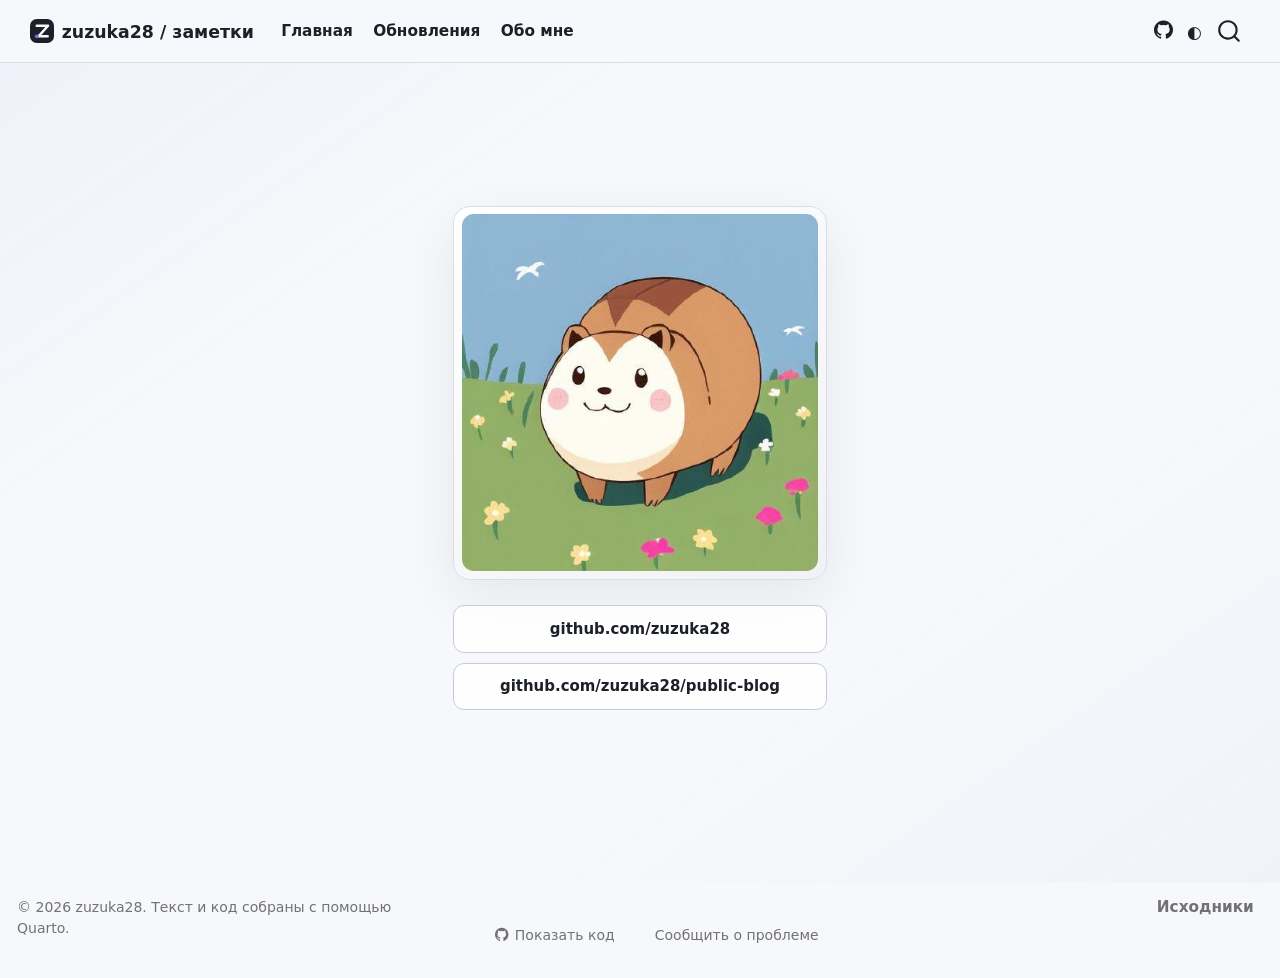
<file: about.html>
<!DOCTYPE html>
<html xmlns="http://www.w3.org/1999/xhtml" lang="ru" xml:lang="ru"><head>

<meta charset="utf-8">
<meta name="generator" content="quarto-1.9.38">

<meta name="viewport" content="width=device-width, initial-scale=1.0, user-scalable=yes">


<title>about – zuzuka28 / заметки</title>
<style>
/* Default styles provided by pandoc.
** See https://pandoc.org/MANUAL.html#variables-for-html for config info.
*/
code{white-space: pre-wrap;}
span.smallcaps{font-variant: small-caps;}
div.columns{display: flex; gap: min(4vw, 1.5em);}
div.column{flex: auto; overflow-x: auto;}
div.hanging-indent{margin-left: 1.5em; text-indent: -1.5em;}
ul.task-list{list-style: none;}
ul.task-list li input[type="checkbox"] {
  width: 0.8em;
  margin: 0 0.8em 0.2em -1em; /* quarto-specific, see https://github.com/quarto-dev/quarto-cli/issues/4556 */ 
  vertical-align: middle;
}
</style>


<script src="site_libs/quarto-nav/quarto-nav.js"></script>
<script src="site_libs/clipboard/clipboard.min.js"></script>
<script src="site_libs/quarto-search/autocomplete.umd.js"></script>
<script src="site_libs/quarto-search/fuse.min.js"></script>
<script src="site_libs/quarto-search/quarto-search.js"></script>
<meta name="quarto:offset" content="./">
<link href="./assets/github-profile.jpg" rel="icon" type="image/jpeg">
<script src="site_libs/quarto-html/quarto.js" type="module"></script>
<script src="site_libs/quarto-html/tabsets/tabsets.js" type="module"></script>
<script src="site_libs/quarto-html/popper.min.js"></script>
<script src="site_libs/quarto-html/tippy.umd.min.js"></script>
<script src="site_libs/quarto-html/anchor.min.js"></script>
<link href="site_libs/quarto-html/tippy.css" rel="stylesheet">
<link href="site_libs/quarto-html/quarto-syntax-highlighting-15634bcf2e68342d4ad2dfa704d543f6.css" rel="stylesheet" class="quarto-color-scheme" id="quarto-text-highlighting-styles">
<link href="site_libs/quarto-html/quarto-syntax-highlighting-dark-0a6b7249c26820e032cb0bd839ff02b1.css" rel="stylesheet" class="quarto-color-scheme quarto-color-alternate" id="quarto-text-highlighting-styles">
<link href="site_libs/quarto-html/quarto-syntax-highlighting-15634bcf2e68342d4ad2dfa704d543f6.css" rel="stylesheet" class="quarto-color-scheme-extra" id="quarto-text-highlighting-styles">
<script src="site_libs/bootstrap/bootstrap.min.js"></script>
<link href="site_libs/bootstrap/bootstrap-icons.css" rel="stylesheet">
<link href="site_libs/bootstrap/bootstrap-9686be4dad804de28d9331e743aef16b.min.css" rel="stylesheet" append-hash="true" class="quarto-color-scheme" id="quarto-bootstrap" data-mode="light">
<link href="site_libs/bootstrap/bootstrap-dark-185f9a51d345aa95674c9ed22709a4a0.min.css" rel="stylesheet" append-hash="true" class="quarto-color-scheme quarto-color-alternate" id="quarto-bootstrap" data-mode="dark">
<link href="site_libs/bootstrap/bootstrap-9686be4dad804de28d9331e743aef16b.min.css" rel="stylesheet" append-hash="true" class="quarto-color-scheme-extra" id="quarto-bootstrap" data-mode="light">
<script id="quarto-search-options" type="application/json">{
  "location": "navbar",
  "copy-button": false,
  "collapse-after": 3,
  "panel-placement": "end",
  "type": "overlay",
  "limit": 50,
  "keyboard-shortcut": [
    "f",
    "/",
    "s"
  ],
  "language": {
    "search-no-results-text": "Поиск не дал результатов",
    "search-matching-documents-text": "Результаты поиска",
    "search-copy-link-title": "Скопировать ссылку",
    "search-hide-matches-text": "Скрыть дополнительные результаты",
    "search-more-match-text": "дополнительный результат в этом документе",
    "search-more-matches-text": "дополнительных результата(-ов) в этом документе",
    "search-clear-button-title": "Очистить",
    "search-text-placeholder": "",
    "search-detached-cancel-button-title": "Отменить",
    "search-submit-button-title": "Найти",
    "search-label": "Поиск"
  }
}</script>
<style>html{ scroll-behavior: smooth; }</style>
<script data-goatcounter="https://zuzuka28.goatcounter.com/count" async="" src="https://gc.zgo.at/count.js"></script>
<script data-goatcounter-counter-ui="">
  (() => {
    const counterBaseUrl = "https://zuzuka28.goatcounter.com/counter/";

    async function getViewCount(path) {
      const response = await fetch(`${counterBaseUrl}${encodeURIComponent(path)}.json`, {
        credentials: "omit",
        headers: { Accept: "application/json" },
      });

      if (!response.ok) throw new Error(`GoatCounter returned ${response.status}`);

      const data = await response.json();
      if (data.count === undefined || data.count === null) {
        throw new Error("GoatCounter response does not contain a count");
      }

      return String(data.count);
    }

    async function showCount(element, path, render) {
      try {
        element.textContent = render(await getViewCount(path));
        element.hidden = false;
        return true;
      } catch {
        // Counters are optional UI: keep them hidden when GoatCounter is blocked.
        return false;
      }
    }

    function addListingCounters() {
      document.querySelectorAll(".quarto-listing .quarto-post").forEach((post) => {
        const postLink = post.querySelector(".listing-title a[href]");
        const metadata = post.querySelector(".metadata > a");
        if (!postLink || !metadata) return;

        const counter = document.createElement("div");
        counter.className = "listing-views";
        counter.hidden = true;
        metadata.append(counter);

        const path = new URL(postLink.href, window.location.href).pathname;
        void showCount(counter, path, (count) => `Просмотры: ${count}`);
      });
    }

    function addPostCounter() {
      const titleMetadata = document.querySelector("#title-block-header .quarto-title-meta");
      if (!titleMetadata || !window.location.pathname.includes("/posts/")) return;

      const item = document.createElement("div");
      item.className = "post-views";
      item.hidden = true;

      const heading = document.createElement("div");
      heading.className = "quarto-title-meta-heading";
      heading.textContent = "Просмотры";

      const contents = document.createElement("div");
      contents.className = "quarto-title-meta-contents";

      const count = document.createElement("p");
      count.className = "view-count";
      contents.append(count);
      item.append(heading, contents);
      titleMetadata.append(item);

      const path = window.location.pathname + window.location.search;
      void showCount(count, path, (value) => value).then((shown) => {
        if (shown) item.hidden = false;
      });
    }

    document.addEventListener("DOMContentLoaded", () => {
      addListingCounters();
      addPostCounter();
    });
  })();
</script>


<meta property="og:title" content="– zuzuka28 / заметки">
<meta property="og:image" content="https://zuzuka28.github.io/public-blog/assets/github-profile.jpg">
<meta property="og:site_name" content="zuzuka28 / заметки">
<meta property="og:image:alt" content="GitHub avatar пользователя zuzuka28">
<meta name="twitter:title" content="– zuzuka28 / заметки">
<meta name="twitter:image" content="https://zuzuka28.github.io/public-blog/assets/github-profile.jpg">
<meta name="twitter:image:alt" content="GitHub avatar пользователя zuzuka28">
<meta name="twitter:card" content="summary_large_image">
</head>

<body class="nav-fixed quarto-light"><script id="quarto-html-before-body" type="application/javascript">
    const toggleBodyColorMode = (bsSheetEl) => {
      const mode = bsSheetEl.getAttribute("data-mode");
      const bodyEl = window.document.querySelector("body");
      if (mode === "dark") {
        bodyEl.classList.add("quarto-dark");
        bodyEl.classList.remove("quarto-light");
      } else {
        bodyEl.classList.add("quarto-light");
        bodyEl.classList.remove("quarto-dark");
      }
    }
    const toggleBodyColorPrimary = () => {
      const bsSheetEl = window.document.querySelector("link#quarto-bootstrap:not([rel=disabled-stylesheet])");
      if (bsSheetEl) {
        toggleBodyColorMode(bsSheetEl);
      }
    }
    const setColorSchemeToggle = (alternate) => {
      const toggles = window.document.querySelectorAll('.quarto-color-scheme-toggle');
      for (let i=0; i < toggles.length; i++) {
        const toggle = toggles[i];
        if (toggle) {
          if (alternate) {
            toggle.classList.add("alternate");
          } else {
            toggle.classList.remove("alternate");
          }
        }
      }
    };
    const toggleColorMode = (alternate) => {
      // Switch the stylesheets
      const primaryStylesheets = window.document.querySelectorAll('link.quarto-color-scheme:not(.quarto-color-alternate)');
      const alternateStylesheets = window.document.querySelectorAll('link.quarto-color-scheme.quarto-color-alternate');
      manageTransitions('#quarto-margin-sidebar .nav-link', false);
      if (alternate) {
        // note: dark is layered on light, we don't disable primary!
        enableStylesheet(alternateStylesheets);
        for (const sheetNode of alternateStylesheets) {
          if (sheetNode.id === "quarto-bootstrap") {
            toggleBodyColorMode(sheetNode);
          }
        }
      } else {
        disableStylesheet(alternateStylesheets);
        enableStylesheet(primaryStylesheets)
        toggleBodyColorPrimary();
      }
      manageTransitions('#quarto-margin-sidebar .nav-link', true);
      // Switch the toggles
      setColorSchemeToggle(alternate)
      // Hack to workaround the fact that safari doesn't
      // properly recolor the scrollbar when toggling (#1455)
      if (navigator.userAgent.indexOf('Safari') > 0 && navigator.userAgent.indexOf('Chrome') == -1) {
        manageTransitions("body", false);
        window.scrollTo(0, 1);
        setTimeout(() => {
          window.scrollTo(0, 0);
          manageTransitions("body", true);
        }, 40);
      }
    }
    const disableStylesheet = (stylesheets) => {
      for (let i=0; i < stylesheets.length; i++) {
        const stylesheet = stylesheets[i];
        stylesheet.rel = 'disabled-stylesheet';
      }
    }
    const enableStylesheet = (stylesheets) => {
      for (let i=0; i < stylesheets.length; i++) {
        const stylesheet = stylesheets[i];
        if(stylesheet.rel !== 'stylesheet') { // for Chrome, which will still FOUC without this check
          stylesheet.rel = 'stylesheet';
        }
      }
    }
    const manageTransitions = (selector, allowTransitions) => {
      const els = window.document.querySelectorAll(selector);
      for (let i=0; i < els.length; i++) {
        const el = els[i];
        if (allowTransitions) {
          el.classList.remove('notransition');
        } else {
          el.classList.add('notransition');
        }
      }
    }
    const isFileUrl = () => {
      return window.location.protocol === 'file:';
    }
    const hasAlternateSentinel = () => {
      let styleSentinel = getColorSchemeSentinel();
      if (styleSentinel !== null) {
        return styleSentinel === "alternate";
      } else {
        return false;
      }
    }
    const setStyleSentinel = (alternate) => {
      const value = alternate ? "alternate" : "default";
      if (!isFileUrl()) {
        window.localStorage.setItem("quarto-color-scheme", value);
      } else {
        localAlternateSentinel = value;
      }
    }
    const getColorSchemeSentinel = () => {
      if (!isFileUrl()) {
        const storageValue = window.localStorage.getItem("quarto-color-scheme");
        return storageValue != null ? storageValue : localAlternateSentinel;
      } else {
        return localAlternateSentinel;
      }
    }
    const toggleGiscusIfUsed = (isAlternate, darkModeDefault) => {
      const baseTheme = document.querySelector('#giscus-base-theme')?.value ?? 'light';
      const alternateTheme = document.querySelector('#giscus-alt-theme')?.value ?? 'dark';
      let newTheme = '';
      if(authorPrefersDark) {
        newTheme = isAlternate ? baseTheme : alternateTheme;
      } else {
        newTheme = isAlternate ? alternateTheme : baseTheme;
      }
      const changeGiscusTheme = () => {
        // From: https://github.com/giscus/giscus/issues/336
        const sendMessage = (message) => {
          const iframe = document.querySelector('iframe.giscus-frame');
          if (!iframe) return;
          iframe.contentWindow.postMessage({ giscus: message }, 'https://giscus.app');
        }
        sendMessage({
          setConfig: {
            theme: newTheme
          }
        });
      }
      const isGiscussLoaded = window.document.querySelector('iframe.giscus-frame') !== null;
      if (isGiscussLoaded) {
        changeGiscusTheme();
      }
    };
    const authorPrefersDark = false;
    const queryPrefersDark = window.matchMedia('(prefers-color-scheme: dark)');
    const darkModeDefault = queryPrefersDark.matches;
      document.querySelector('link#quarto-text-highlighting-styles.quarto-color-scheme-extra').rel = 'disabled-stylesheet';
      document.querySelector('link#quarto-bootstrap.quarto-color-scheme-extra').rel = 'disabled-stylesheet';
    let localAlternateSentinel = darkModeDefault ? 'alternate' : 'default';
    // Dark / light mode switch
    window.quartoToggleColorScheme = () => {
      // Read the current dark / light value
      let toAlternate = !hasAlternateSentinel();
      toggleColorMode(toAlternate);
      setStyleSentinel(toAlternate);
      toggleGiscusIfUsed(toAlternate, darkModeDefault);
      window.dispatchEvent(new Event('resize'));
    };
    queryPrefersDark.addEventListener("change", e => {
      if(window.localStorage.getItem("quarto-color-scheme") !== null)
        return;
      const alternate = e.matches
      toggleColorMode(alternate);
      localAlternateSentinel = e.matches ? 'alternate' : 'default'; // this is used alongside local storage!
      toggleGiscusIfUsed(alternate, darkModeDefault);
    });
    // Switch to dark mode if need be
    if (hasAlternateSentinel()) {
      toggleColorMode(true);
    } else {
      toggleColorMode(false);
    }
  </script>

<div id="quarto-search-results"></div>
  <header id="quarto-header" class="headroom fixed-top">
    <nav class="navbar navbar-expand-lg " data-bs-theme="dark">
      <div class="navbar-container container-fluid">
      <div class="navbar-brand-container mx-auto">
    <a href="./index.html" class="navbar-brand navbar-brand-logo">
    <img src="./assets/mark.svg" alt="Знак блога: буква Z" class="navbar-logo light-content">
    <img src="./assets/mark.svg" alt="Знак блога: буква Z" class="navbar-logo dark-content">
    </a>
    <a class="navbar-brand" href="./index.html">
    <span class="navbar-title">zuzuka28 / заметки</span>
    </a>
  </div>
            <div id="quarto-search" class="" title="Поиск"></div>
          <button class="navbar-toggler" type="button" data-bs-toggle="collapse" data-bs-target="#navbarCollapse" aria-controls="navbarCollapse" role="menu" aria-expanded="false" aria-label="Переключить навигацию" onclick="if (window.quartoToggleHeadroom) { window.quartoToggleHeadroom(); }">
  <span class="navbar-toggler-icon"></span>
</button>
          <div class="collapse navbar-collapse" id="navbarCollapse">
            <ul class="navbar-nav navbar-nav-scroll me-auto">
  <li class="nav-item">
    <a class="nav-link" href="./index.html"> 
<span class="menu-text">Главная</span></a>
  </li>  
  <li class="nav-item">
    <a class="nav-link" href="./updates.html"> 
<span class="menu-text">Обновления</span></a>
  </li>  
  <li class="nav-item">
    <a class="nav-link active" href="./about.html" aria-current="page"> 
<span class="menu-text">Обо мне</span></a>
  </li>  
</ul>
            <ul class="navbar-nav navbar-nav-scroll ms-auto">
  <li class="nav-item compact">
    <a class="nav-link" href="https://github.com/zuzuka28"> <i class="bi bi-github" role="img" aria-label="GitHub">
</i> 
<span class="menu-text"></span></a>
  </li>  
</ul>
          </div> <!-- /navcollapse -->
            <div class="quarto-navbar-tools">
  <a href="" class="quarto-color-scheme-toggle quarto-navigation-tool  px-1" onclick="window.quartoToggleColorScheme(); return false;" title="Переключить темный режим"><i class="bi"></i></a>
</div>
      </div> <!-- /container-fluid -->
    </nav>
</header>
<!-- content -->
<div id="quarto-content" class="quarto-container page-columns page-rows-contents page-layout-full page-navbar">
<!-- sidebar -->
<!-- margin-sidebar -->
    
<!-- main -->
<main class="content column-page" id="quarto-document-content"><header id="title-block-header" class="quarto-title-block"></header>





<div class="about-links">
<a class="profile-cover" href="https://github.com/zuzuka28" aria-label="Профиль zuzuka28 на GitHub"> <img src="assets/github-profile.jpg" alt="GitHub avatar пользователя zuzuka28"> </a>
<nav aria-label="Ссылки GitHub">
<a href="https://github.com/zuzuka28">github.com/zuzuka28</a> <a href="https://github.com/zuzuka28/public-blog">github.com/zuzuka28/public-blog</a>
</nav>
</div>



<a onclick="window.scrollTo(0, 0); return false;" role="button" id="quarto-back-to-top"><i class="bi bi-arrow-up"></i> Наверх</a></main> <!-- /main -->
<script id="quarto-html-after-body" type="application/javascript">
  window.document.addEventListener("DOMContentLoaded", function (event) {
    // Ensure there is a toggle, if there isn't float one in the top right
    if (window.document.querySelector('.quarto-color-scheme-toggle') === null) {
      const a = window.document.createElement('a');
      a.classList.add('top-right');
      a.classList.add('quarto-color-scheme-toggle');
      a.href = "";
      a.onclick = function() { try { window.quartoToggleColorScheme(); } catch {} return false; };
      const i = window.document.createElement("i");
      i.classList.add('bi');
      a.appendChild(i);
      window.document.body.appendChild(a);
    }
    setColorSchemeToggle(hasAlternateSentinel())
    const icon = "";
    const anchorJS = new window.AnchorJS();
    anchorJS.options = {
      placement: 'right',
      icon: icon
    };
    anchorJS.add('.anchored');
    const isCodeAnnotation = (el) => {
      for (const clz of el.classList) {
        if (clz.startsWith('code-annotation-')) {                     
          return true;
        }
      }
      return false;
    }
    const onCopySuccess = function(e) {
      // button target
      const button = e.trigger;
      // don't keep focus
      button.blur();
      // flash "checked"
      button.classList.add('code-copy-button-checked');
      var currentTitle = button.getAttribute("title");
      button.setAttribute("title", "Скопировано");
      let tooltip;
      if (window.bootstrap) {
        button.setAttribute("data-bs-toggle", "tooltip");
        button.setAttribute("data-bs-placement", "left");
        button.setAttribute("data-bs-title", "Скопировано");
        tooltip = new bootstrap.Tooltip(button, 
          { trigger: "manual", 
            customClass: "code-copy-button-tooltip",
            offset: [0, -8]});
        tooltip.show();    
      }
      setTimeout(function() {
        if (tooltip) {
          tooltip.hide();
          button.removeAttribute("data-bs-title");
          button.removeAttribute("data-bs-toggle");
          button.removeAttribute("data-bs-placement");
        }
        button.setAttribute("title", currentTitle);
        button.classList.remove('code-copy-button-checked');
      }, 1000);
      // clear code selection
      e.clearSelection();
    }
    const getTextToCopy = function(trigger) {
      const outerScaffold = trigger.parentElement.cloneNode(true);
      const codeEl = outerScaffold.querySelector('code');
      for (const childEl of codeEl.children) {
        if (isCodeAnnotation(childEl)) {
          childEl.remove();
        }
      }
      return codeEl.innerText;
    }
    const clipboard = new window.ClipboardJS('.code-copy-button:not([data-in-quarto-modal])', {
      text: getTextToCopy
    });
    clipboard.on('success', onCopySuccess);
    if (window.document.getElementById('quarto-embedded-source-code-modal')) {
      const clipboardModal = new window.ClipboardJS('.code-copy-button[data-in-quarto-modal]', {
        text: getTextToCopy,
        container: window.document.getElementById('quarto-embedded-source-code-modal')
      });
      clipboardModal.on('success', onCopySuccess);
    }
      var localhostRegex = new RegExp(/^(?:http|https):\/\/localhost\:?[0-9]*\//);
      var mailtoRegex = new RegExp(/^mailto:/);
        var filterRegex = new RegExp("https:\/\/zuzuka28\.github\.io\/public-blog");
      var isInternal = (href) => {
          return filterRegex.test(href) || localhostRegex.test(href) || mailtoRegex.test(href);
      }
      // Inspect non-navigation links and adorn them if external
     var links = window.document.querySelectorAll('a[href]:not(.nav-link):not(.navbar-brand):not(.toc-action):not(.sidebar-link):not(.sidebar-item-toggle):not(.pagination-link):not(.no-external):not([aria-hidden]):not(.dropdown-item):not(.quarto-navigation-tool):not(.about-link)');
      for (var i=0; i<links.length; i++) {
        const link = links[i];
        if (!isInternal(link.href)) {
          // undo the damage that might have been done by quarto-nav.js in the case of
          // links that we want to consider external
          if (link.dataset.originalHref !== undefined) {
            link.href = link.dataset.originalHref;
          }
            // target, if specified
            link.setAttribute("target", "_blank");
            if (link.getAttribute("rel") === null) {
              link.setAttribute("rel", "noopener");
            }
        }
      }
    function tippyHover(el, contentFn, onTriggerFn, onUntriggerFn) {
      const config = {
        allowHTML: true,
        maxWidth: 500,
        delay: 100,
        arrow: false,
        appendTo: function(el) {
            return el.parentElement;
        },
        interactive: true,
        interactiveBorder: 10,
        theme: 'quarto',
        placement: 'bottom-start',
      };
      if (contentFn) {
        config.content = contentFn;
      }
      if (onTriggerFn) {
        config.onTrigger = onTriggerFn;
      }
      if (onUntriggerFn) {
        config.onUntrigger = onUntriggerFn;
      }
      window.tippy(el, config); 
    }
    const noterefs = window.document.querySelectorAll('a[role="doc-noteref"]');
    for (var i=0; i<noterefs.length; i++) {
      const ref = noterefs[i];
      tippyHover(ref, function() {
        // use id or data attribute instead here
        let href = ref.getAttribute('data-footnote-href') || ref.getAttribute('href');
        try { href = new URL(href).hash; } catch {}
        const id = href.replace(/^#\/?/, "");
        const note = window.document.getElementById(id);
        if (note) {
          return note.innerHTML;
        } else {
          return "";
        }
      });
    }
    const xrefs = window.document.querySelectorAll('a.quarto-xref');
    const processXRef = (id, note) => {
      // Strip column container classes
      const stripColumnClz = (el) => {
        el.classList.remove("page-full", "page-columns");
        if (el.children) {
          for (const child of el.children) {
            stripColumnClz(child);
          }
        }
      }
      stripColumnClz(note)
      if (id === null || id.startsWith('sec-')) {
        // Special case sections, only their first couple elements
        const container = document.createElement("div");
        if (note.children && note.children.length > 2) {
          container.appendChild(note.children[0].cloneNode(true));
          for (let i = 1; i < note.children.length; i++) {
            const child = note.children[i];
            if (child.tagName === "P" && child.innerText === "") {
              continue;
            } else {
              container.appendChild(child.cloneNode(true));
              break;
            }
          }
          if (window.Quarto?.typesetMath) {
            window.Quarto.typesetMath(container);
          }
          return container.innerHTML
        } else {
          if (window.Quarto?.typesetMath) {
            window.Quarto.typesetMath(note);
          }
          return note.innerHTML;
        }
      } else {
        // Remove any anchor links if they are present
        const anchorLink = note.querySelector('a.anchorjs-link');
        if (anchorLink) {
          anchorLink.remove();
        }
        if (window.Quarto?.typesetMath) {
          window.Quarto.typesetMath(note);
        }
        if (note.classList.contains("callout")) {
          return note.outerHTML;
        } else {
          return note.innerHTML;
        }
      }
    }
    for (var i=0; i<xrefs.length; i++) {
      const xref = xrefs[i];
      tippyHover(xref, undefined, function(instance) {
        instance.disable();
        let url = xref.getAttribute('href');
        let hash = undefined; 
        if (url.startsWith('#')) {
          hash = url;
        } else {
          try { hash = new URL(url).hash; } catch {}
        }
        if (hash) {
          const id = hash.replace(/^#\/?/, "");
          const note = window.document.getElementById(id);
          if (note !== null) {
            try {
              const html = processXRef(id, note.cloneNode(true));
              instance.setContent(html);
            } finally {
              instance.enable();
              instance.show();
            }
          } else {
            // See if we can fetch this
            fetch(url.split('#')[0])
            .then(res => res.text())
            .then(html => {
              const parser = new DOMParser();
              const htmlDoc = parser.parseFromString(html, "text/html");
              const note = htmlDoc.getElementById(id);
              if (note !== null) {
                const html = processXRef(id, note);
                instance.setContent(html);
              } 
            }).finally(() => {
              instance.enable();
              instance.show();
            });
          }
        } else {
          // See if we can fetch a full url (with no hash to target)
          // This is a special case and we should probably do some content thinning / targeting
          fetch(url)
          .then(res => res.text())
          .then(html => {
            const parser = new DOMParser();
            const htmlDoc = parser.parseFromString(html, "text/html");
            const note = htmlDoc.querySelector('main.content');
            if (note !== null) {
              // This should only happen for chapter cross references
              // (since there is no id in the URL)
              // remove the first header
              if (note.children.length > 0 && note.children[0].tagName === "HEADER") {
                note.children[0].remove();
              }
              const html = processXRef(null, note);
              instance.setContent(html);
            } 
          }).finally(() => {
            instance.enable();
            instance.show();
          });
        }
      }, function(instance) {
      });
    }
        let selectedAnnoteEl;
        const selectorForAnnotation = ( cell, annotation) => {
          let cellAttr = 'data-code-cell="' + cell + '"';
          let lineAttr = 'data-code-annotation="' +  annotation + '"';
          const selector = 'span[' + cellAttr + '][' + lineAttr + ']';
          return selector;
        }
        const selectCodeLines = (annoteEl) => {
          const doc = window.document;
          const targetCell = annoteEl.getAttribute("data-target-cell");
          const targetAnnotation = annoteEl.getAttribute("data-target-annotation");
          const annoteSpan = window.document.querySelector(selectorForAnnotation(targetCell, targetAnnotation));
          const lines = annoteSpan.getAttribute("data-code-lines").split(",");
          const lineIds = lines.map((line) => {
            return targetCell + "-" + line;
          })
          let top = null;
          let height = null;
          let parent = null;
          if (lineIds.length > 0) {
              //compute the position of the single el (top and bottom and make a div)
              const el = window.document.getElementById(lineIds[0]);
              top = el.offsetTop;
              height = el.offsetHeight;
              parent = el.parentElement.parentElement;
            if (lineIds.length > 1) {
              const lastEl = window.document.getElementById(lineIds[lineIds.length - 1]);
              const bottom = lastEl.offsetTop + lastEl.offsetHeight;
              height = bottom - top;
            }
            if (top !== null && height !== null && parent !== null) {
              // cook up a div (if necessary) and position it 
              let div = window.document.getElementById("code-annotation-line-highlight");
              if (div === null) {
                div = window.document.createElement("div");
                div.setAttribute("id", "code-annotation-line-highlight");
                div.style.position = 'absolute';
                parent.appendChild(div);
              }
              div.style.top = top - 2 + "px";
              div.style.height = height + 4 + "px";
              div.style.left = 0;
              let gutterDiv = window.document.getElementById("code-annotation-line-highlight-gutter");
              if (gutterDiv === null) {
                gutterDiv = window.document.createElement("div");
                gutterDiv.setAttribute("id", "code-annotation-line-highlight-gutter");
                gutterDiv.style.position = 'absolute';
                const codeCell = window.document.getElementById(targetCell);
                const gutter = codeCell.querySelector('.code-annotation-gutter');
                gutter.appendChild(gutterDiv);
              }
              gutterDiv.style.top = top - 2 + "px";
              gutterDiv.style.height = height + 4 + "px";
            }
            selectedAnnoteEl = annoteEl;
          }
        };
        const unselectCodeLines = () => {
          const elementsIds = ["code-annotation-line-highlight", "code-annotation-line-highlight-gutter"];
          elementsIds.forEach((elId) => {
            const div = window.document.getElementById(elId);
            if (div) {
              div.remove();
            }
          });
          selectedAnnoteEl = undefined;
        };
          // Handle positioning of the toggle
      window.addEventListener(
        "resize",
        throttle(() => {
          elRect = undefined;
          if (selectedAnnoteEl) {
            selectCodeLines(selectedAnnoteEl);
          }
        }, 10)
      );
      function throttle(fn, ms) {
      let throttle = false;
      let timer;
        return (...args) => {
          if(!throttle) { // first call gets through
              fn.apply(this, args);
              throttle = true;
          } else { // all the others get throttled
              if(timer) clearTimeout(timer); // cancel #2
              timer = setTimeout(() => {
                fn.apply(this, args);
                timer = throttle = false;
              }, ms);
          }
        };
      }
        // Attach click handler to the DT
        const annoteDls = window.document.querySelectorAll('dt[data-target-cell]');
        for (const annoteDlNode of annoteDls) {
          annoteDlNode.addEventListener('click', (event) => {
            const clickedEl = event.target;
            if (clickedEl !== selectedAnnoteEl) {
              unselectCodeLines();
              const activeEl = window.document.querySelector('dt[data-target-cell].code-annotation-active');
              if (activeEl) {
                activeEl.classList.remove('code-annotation-active');
              }
              selectCodeLines(clickedEl);
              clickedEl.classList.add('code-annotation-active');
            } else {
              // Unselect the line
              unselectCodeLines();
              clickedEl.classList.remove('code-annotation-active');
            }
          });
        }
    const findCites = (el) => {
      const parentEl = el.parentElement;
      if (parentEl) {
        const cites = parentEl.dataset.cites;
        if (cites) {
          return {
            el,
            cites: cites.split(' ')
          };
        } else {
          return findCites(el.parentElement)
        }
      } else {
        return undefined;
      }
    };
    var bibliorefs = window.document.querySelectorAll('a[role="doc-biblioref"]');
    for (var i=0; i<bibliorefs.length; i++) {
      const ref = bibliorefs[i];
      const citeInfo = findCites(ref);
      if (citeInfo) {
        tippyHover(citeInfo.el, function() {
          var popup = window.document.createElement('div');
          citeInfo.cites.forEach(function(cite) {
            var citeDiv = window.document.createElement('div');
            citeDiv.classList.add('hanging-indent');
            citeDiv.classList.add('csl-entry');
            var biblioDiv = window.document.getElementById('ref-' + cite);
            if (biblioDiv) {
              citeDiv.innerHTML = biblioDiv.innerHTML;
            }
            popup.appendChild(citeDiv);
          });
          return popup.innerHTML;
        });
      }
    }
  });
  </script>
</div> <!-- /content -->
<footer class="footer">
  <div class="nav-footer">
    <div class="nav-footer-left">
<p>© 2026 zuzuka28. Текст и код собраны с помощью Quarto.</p>
</div>   
    <div class="nav-footer-center">
      &nbsp;
    <div class="toc-actions"><ul><li><a href="https://github.com/zuzuka28/public-blog/blob/main/about.qmd" class="toc-action"><i class="bi bi-github"></i>Показать код</a></li><li><a href="https://github.com/zuzuka28/public-blog/issues/new" class="toc-action"><i class="bi empty"></i>Сообщить о проблеме</a></li></ul></div></div>
    <div class="nav-footer-right">
      <ul class="footer-items list-unstyled">
    <li class="nav-item">
    <a class="nav-link" href="https://github.com/zuzuka28/public-blog">
<p>Исходники</p>
</a>
  </li>  
</ul>
    </div>
  </div>
</footer>




<script src="site_libs/quarto-html/zenscroll-min.js"></script>
</body></html>
</file>
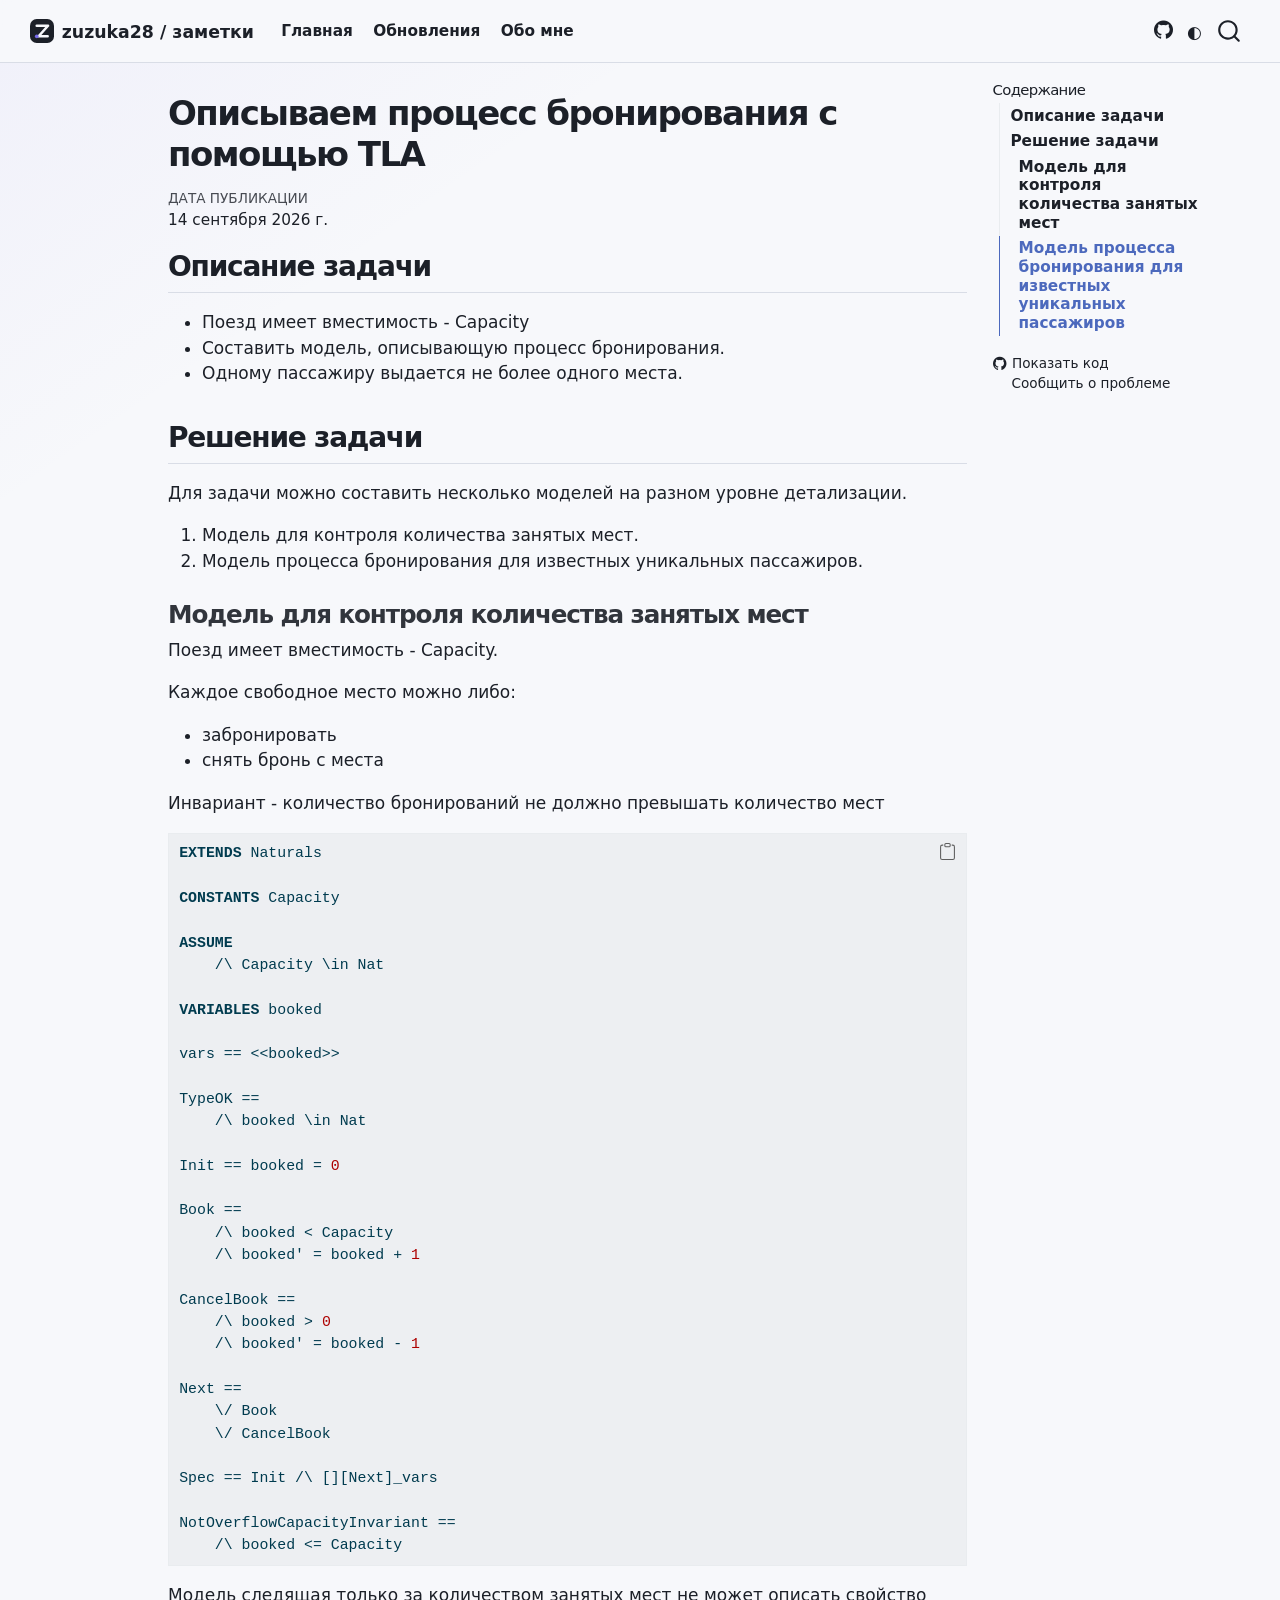
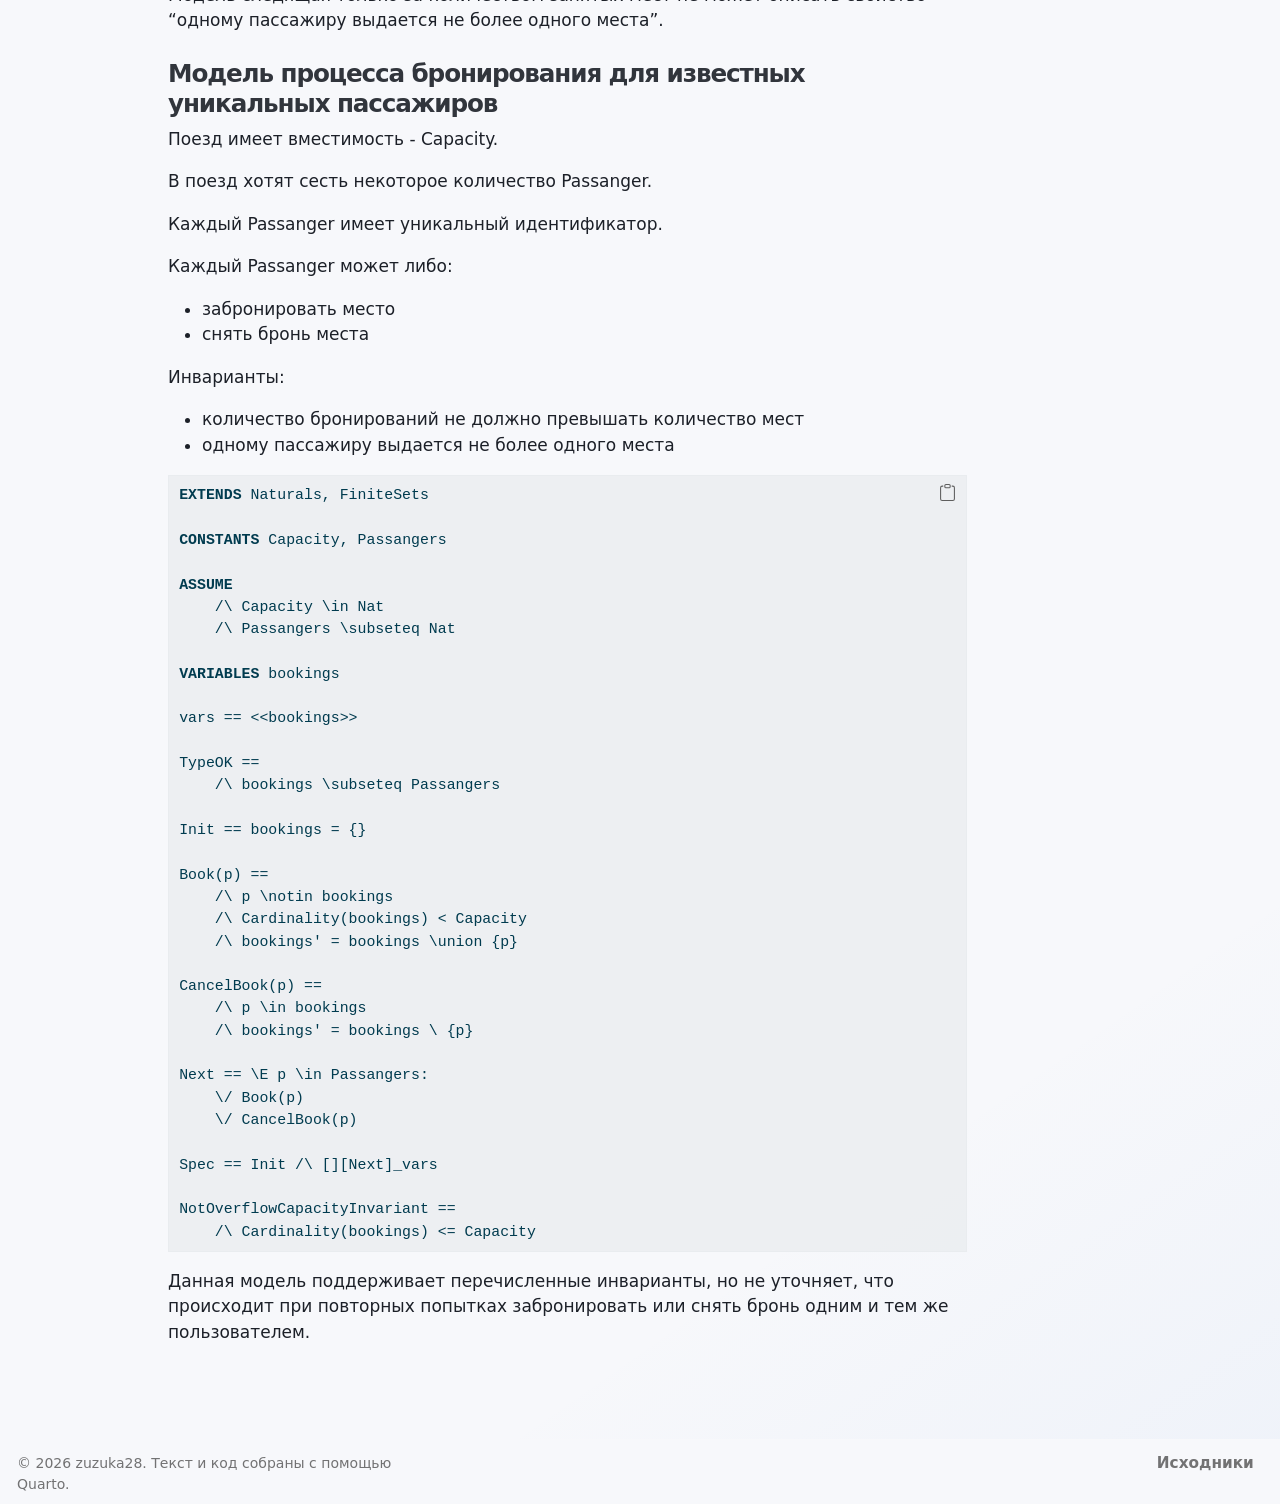
<file: posts/learn-tla/booking-problem.html>
<!DOCTYPE html>
<html xmlns="http://www.w3.org/1999/xhtml" lang="ru" xml:lang="ru"><head>

<meta charset="utf-8">
<meta name="generator" content="quarto-1.9.38">

<meta name="viewport" content="width=device-width, initial-scale=1.0, user-scalable=yes">


<title>Описываем процесс бронирования с помощью TLA – zuzuka28 / заметки</title>
<style>
/* Default styles provided by pandoc.
** See https://pandoc.org/MANUAL.html#variables-for-html for config info.
*/
code{white-space: pre-wrap;}
span.smallcaps{font-variant: small-caps;}
div.columns{display: flex; gap: min(4vw, 1.5em);}
div.column{flex: auto; overflow-x: auto;}
div.hanging-indent{margin-left: 1.5em; text-indent: -1.5em;}
ul.task-list{list-style: none;}
ul.task-list li input[type="checkbox"] {
  width: 0.8em;
  margin: 0 0.8em 0.2em -1em; /* quarto-specific, see https://github.com/quarto-dev/quarto-cli/issues/4556 */ 
  vertical-align: middle;
}
/* CSS for syntax highlighting */
html { -webkit-text-size-adjust: 100%; }
pre > code.sourceCode { white-space: pre; position: relative; }
pre > code.sourceCode > span { display: inline-block; line-height: 1.25; }
pre > code.sourceCode > span:empty { height: 1.2em; }
.sourceCode { overflow: visible; }
code.sourceCode > span { color: inherit; text-decoration: inherit; }
div.sourceCode { margin: 1em 0; }
pre.sourceCode { margin: 0; }
@media screen {
div.sourceCode { overflow: auto; }
}
@media print {
pre > code.sourceCode { white-space: pre-wrap; }
pre > code.sourceCode > span { text-indent: -5em; padding-left: 5em; }
}
pre.numberSource code
  { counter-reset: source-line 0; }
pre.numberSource code > span
  { position: relative; left: -4em; counter-increment: source-line; }
pre.numberSource code > span > a:first-child::before
  { content: counter(source-line);
    position: relative; left: -1em; text-align: right; vertical-align: baseline;
    border: none; display: inline-block;
    -webkit-touch-callout: none; -webkit-user-select: none;
    -khtml-user-select: none; -moz-user-select: none;
    -ms-user-select: none; user-select: none;
    padding: 0 4px; width: 4em;
  }
pre.numberSource { margin-left: 3em;  padding-left: 4px; }
div.sourceCode
  {   }
@media screen {
pre > code.sourceCode > span > a:first-child::before { text-decoration: underline; }
}
</style>


<script src="../../site_libs/quarto-nav/quarto-nav.js"></script>
<script src="../../site_libs/clipboard/clipboard.min.js"></script>
<script src="../../site_libs/quarto-search/autocomplete.umd.js"></script>
<script src="../../site_libs/quarto-search/fuse.min.js"></script>
<script src="../../site_libs/quarto-search/quarto-search.js"></script>
<meta name="quarto:offset" content="../../">
<link href="../../assets/github-profile.jpg" rel="icon" type="image/jpeg">
<script src="../../site_libs/quarto-html/quarto.js" type="module"></script>
<script src="../../site_libs/quarto-html/tabsets/tabsets.js" type="module"></script>
<script src="../../site_libs/quarto-html/popper.min.js"></script>
<script src="../../site_libs/quarto-html/tippy.umd.min.js"></script>
<script src="../../site_libs/quarto-html/anchor.min.js"></script>
<link href="../../site_libs/quarto-html/tippy.css" rel="stylesheet">
<link href="../../site_libs/quarto-html/quarto-syntax-highlighting-15634bcf2e68342d4ad2dfa704d543f6.css" rel="stylesheet" class="quarto-color-scheme" id="quarto-text-highlighting-styles">
<link href="../../site_libs/quarto-html/quarto-syntax-highlighting-dark-0a6b7249c26820e032cb0bd839ff02b1.css" rel="stylesheet" class="quarto-color-scheme quarto-color-alternate" id="quarto-text-highlighting-styles">
<link href="../../site_libs/quarto-html/quarto-syntax-highlighting-15634bcf2e68342d4ad2dfa704d543f6.css" rel="stylesheet" class="quarto-color-scheme-extra" id="quarto-text-highlighting-styles">
<script src="../../site_libs/bootstrap/bootstrap.min.js"></script>
<link href="../../site_libs/bootstrap/bootstrap-icons.css" rel="stylesheet">
<link href="../../site_libs/bootstrap/bootstrap-9686be4dad804de28d9331e743aef16b.min.css" rel="stylesheet" append-hash="true" class="quarto-color-scheme" id="quarto-bootstrap" data-mode="light">
<link href="../../site_libs/bootstrap/bootstrap-dark-185f9a51d345aa95674c9ed22709a4a0.min.css" rel="stylesheet" append-hash="true" class="quarto-color-scheme quarto-color-alternate" id="quarto-bootstrap" data-mode="dark">
<link href="../../site_libs/bootstrap/bootstrap-9686be4dad804de28d9331e743aef16b.min.css" rel="stylesheet" append-hash="true" class="quarto-color-scheme-extra" id="quarto-bootstrap" data-mode="light">
<script id="quarto-search-options" type="application/json">{
  "location": "navbar",
  "copy-button": false,
  "collapse-after": 3,
  "panel-placement": "end",
  "type": "overlay",
  "limit": 50,
  "keyboard-shortcut": [
    "f",
    "/",
    "s"
  ],
  "language": {
    "search-no-results-text": "Поиск не дал результатов",
    "search-matching-documents-text": "Результаты поиска",
    "search-copy-link-title": "Скопировать ссылку",
    "search-hide-matches-text": "Скрыть дополнительные результаты",
    "search-more-match-text": "дополнительный результат в этом документе",
    "search-more-matches-text": "дополнительных результата(-ов) в этом документе",
    "search-clear-button-title": "Очистить",
    "search-text-placeholder": "",
    "search-detached-cancel-button-title": "Отменить",
    "search-submit-button-title": "Найти",
    "search-label": "Поиск"
  }
}</script>
<style>html{ scroll-behavior: smooth; }</style>
<script data-goatcounter="https://zuzuka28.goatcounter.com/count" async="" src="https://gc.zgo.at/count.js"></script>
<script data-goatcounter-counter-ui="">
  (() => {
    const counterBaseUrl = "https://zuzuka28.goatcounter.com/counter/";

    async function getViewCount(path) {
      const response = await fetch(`${counterBaseUrl}${encodeURIComponent(path)}.json`, {
        credentials: "omit",
        headers: { Accept: "application/json" },
      });

      if (!response.ok) throw new Error(`GoatCounter returned ${response.status}`);

      const data = await response.json();
      if (data.count === undefined || data.count === null) {
        throw new Error("GoatCounter response does not contain a count");
      }

      return String(data.count);
    }

    async function showCount(element, path, render) {
      try {
        element.textContent = render(await getViewCount(path));
        element.hidden = false;
        return true;
      } catch {
        // Counters are optional UI: keep them hidden when GoatCounter is blocked.
        return false;
      }
    }

    function addListingCounters() {
      document.querySelectorAll(".quarto-listing .quarto-post").forEach((post) => {
        const postLink = post.querySelector(".listing-title a[href]");
        const metadata = post.querySelector(".metadata > a");
        if (!postLink || !metadata) return;

        const counter = document.createElement("div");
        counter.className = "listing-views";
        counter.hidden = true;
        metadata.append(counter);

        const path = new URL(postLink.href, window.location.href).pathname;
        void showCount(counter, path, (count) => `Просмотры: ${count}`);
      });
    }

    function addPostCounter() {
      const titleMetadata = document.querySelector("#title-block-header .quarto-title-meta");
      if (!titleMetadata || !window.location.pathname.includes("/posts/")) return;

      const item = document.createElement("div");
      item.className = "post-views";
      item.hidden = true;

      const heading = document.createElement("div");
      heading.className = "quarto-title-meta-heading";
      heading.textContent = "Просмотры";

      const contents = document.createElement("div");
      contents.className = "quarto-title-meta-contents";

      const count = document.createElement("p");
      count.className = "view-count";
      contents.append(count);
      item.append(heading, contents);
      titleMetadata.append(item);

      const path = window.location.pathname + window.location.search;
      void showCount(count, path, (value) => value).then((shown) => {
        if (shown) item.hidden = false;
      });
    }

    document.addEventListener("DOMContentLoaded", () => {
      addListingCounters();
      addPostCounter();
    });
  })();
</script>


<meta property="og:title" content="Описываем процесс бронирования с помощью TLA – zuzuka28 / заметки">
<meta property="og:description" content="Здесь водятся драконы.">
<meta property="og:image" content="https://zuzuka28.github.io/public-blog/posts/learn-tla/assets/social-card.png">
<meta property="og:site_name" content="zuzuka28 / заметки">
<meta name="twitter:title" content="Описываем процесс бронирования с помощью TLA – zuzuka28 / заметки">
<meta name="twitter:description" content="Здесь водятся драконы.">
<meta name="twitter:image" content="https://zuzuka28.github.io/public-blog/posts/learn-tla/assets/social-card.png">
<meta name="twitter:card" content="summary_large_image">
</head>

<body class="nav-fixed quarto-light"><script id="quarto-html-before-body" type="application/javascript">
    const toggleBodyColorMode = (bsSheetEl) => {
      const mode = bsSheetEl.getAttribute("data-mode");
      const bodyEl = window.document.querySelector("body");
      if (mode === "dark") {
        bodyEl.classList.add("quarto-dark");
        bodyEl.classList.remove("quarto-light");
      } else {
        bodyEl.classList.add("quarto-light");
        bodyEl.classList.remove("quarto-dark");
      }
    }
    const toggleBodyColorPrimary = () => {
      const bsSheetEl = window.document.querySelector("link#quarto-bootstrap:not([rel=disabled-stylesheet])");
      if (bsSheetEl) {
        toggleBodyColorMode(bsSheetEl);
      }
    }
    const setColorSchemeToggle = (alternate) => {
      const toggles = window.document.querySelectorAll('.quarto-color-scheme-toggle');
      for (let i=0; i < toggles.length; i++) {
        const toggle = toggles[i];
        if (toggle) {
          if (alternate) {
            toggle.classList.add("alternate");
          } else {
            toggle.classList.remove("alternate");
          }
        }
      }
    };
    const toggleColorMode = (alternate) => {
      // Switch the stylesheets
      const primaryStylesheets = window.document.querySelectorAll('link.quarto-color-scheme:not(.quarto-color-alternate)');
      const alternateStylesheets = window.document.querySelectorAll('link.quarto-color-scheme.quarto-color-alternate');
      manageTransitions('#quarto-margin-sidebar .nav-link', false);
      if (alternate) {
        // note: dark is layered on light, we don't disable primary!
        enableStylesheet(alternateStylesheets);
        for (const sheetNode of alternateStylesheets) {
          if (sheetNode.id === "quarto-bootstrap") {
            toggleBodyColorMode(sheetNode);
          }
        }
      } else {
        disableStylesheet(alternateStylesheets);
        enableStylesheet(primaryStylesheets)
        toggleBodyColorPrimary();
      }
      manageTransitions('#quarto-margin-sidebar .nav-link', true);
      // Switch the toggles
      setColorSchemeToggle(alternate)
      // Hack to workaround the fact that safari doesn't
      // properly recolor the scrollbar when toggling (#1455)
      if (navigator.userAgent.indexOf('Safari') > 0 && navigator.userAgent.indexOf('Chrome') == -1) {
        manageTransitions("body", false);
        window.scrollTo(0, 1);
        setTimeout(() => {
          window.scrollTo(0, 0);
          manageTransitions("body", true);
        }, 40);
      }
    }
    const disableStylesheet = (stylesheets) => {
      for (let i=0; i < stylesheets.length; i++) {
        const stylesheet = stylesheets[i];
        stylesheet.rel = 'disabled-stylesheet';
      }
    }
    const enableStylesheet = (stylesheets) => {
      for (let i=0; i < stylesheets.length; i++) {
        const stylesheet = stylesheets[i];
        if(stylesheet.rel !== 'stylesheet') { // for Chrome, which will still FOUC without this check
          stylesheet.rel = 'stylesheet';
        }
      }
    }
    const manageTransitions = (selector, allowTransitions) => {
      const els = window.document.querySelectorAll(selector);
      for (let i=0; i < els.length; i++) {
        const el = els[i];
        if (allowTransitions) {
          el.classList.remove('notransition');
        } else {
          el.classList.add('notransition');
        }
      }
    }
    const isFileUrl = () => {
      return window.location.protocol === 'file:';
    }
    const hasAlternateSentinel = () => {
      let styleSentinel = getColorSchemeSentinel();
      if (styleSentinel !== null) {
        return styleSentinel === "alternate";
      } else {
        return false;
      }
    }
    const setStyleSentinel = (alternate) => {
      const value = alternate ? "alternate" : "default";
      if (!isFileUrl()) {
        window.localStorage.setItem("quarto-color-scheme", value);
      } else {
        localAlternateSentinel = value;
      }
    }
    const getColorSchemeSentinel = () => {
      if (!isFileUrl()) {
        const storageValue = window.localStorage.getItem("quarto-color-scheme");
        return storageValue != null ? storageValue : localAlternateSentinel;
      } else {
        return localAlternateSentinel;
      }
    }
    const toggleGiscusIfUsed = (isAlternate, darkModeDefault) => {
      const baseTheme = document.querySelector('#giscus-base-theme')?.value ?? 'light';
      const alternateTheme = document.querySelector('#giscus-alt-theme')?.value ?? 'dark';
      let newTheme = '';
      if(authorPrefersDark) {
        newTheme = isAlternate ? baseTheme : alternateTheme;
      } else {
        newTheme = isAlternate ? alternateTheme : baseTheme;
      }
      const changeGiscusTheme = () => {
        // From: https://github.com/giscus/giscus/issues/336
        const sendMessage = (message) => {
          const iframe = document.querySelector('iframe.giscus-frame');
          if (!iframe) return;
          iframe.contentWindow.postMessage({ giscus: message }, 'https://giscus.app');
        }
        sendMessage({
          setConfig: {
            theme: newTheme
          }
        });
      }
      const isGiscussLoaded = window.document.querySelector('iframe.giscus-frame') !== null;
      if (isGiscussLoaded) {
        changeGiscusTheme();
      }
    };
    const authorPrefersDark = false;
    const queryPrefersDark = window.matchMedia('(prefers-color-scheme: dark)');
    const darkModeDefault = queryPrefersDark.matches;
      document.querySelector('link#quarto-text-highlighting-styles.quarto-color-scheme-extra').rel = 'disabled-stylesheet';
      document.querySelector('link#quarto-bootstrap.quarto-color-scheme-extra').rel = 'disabled-stylesheet';
    let localAlternateSentinel = darkModeDefault ? 'alternate' : 'default';
    // Dark / light mode switch
    window.quartoToggleColorScheme = () => {
      // Read the current dark / light value
      let toAlternate = !hasAlternateSentinel();
      toggleColorMode(toAlternate);
      setStyleSentinel(toAlternate);
      toggleGiscusIfUsed(toAlternate, darkModeDefault);
      window.dispatchEvent(new Event('resize'));
    };
    queryPrefersDark.addEventListener("change", e => {
      if(window.localStorage.getItem("quarto-color-scheme") !== null)
        return;
      const alternate = e.matches
      toggleColorMode(alternate);
      localAlternateSentinel = e.matches ? 'alternate' : 'default'; // this is used alongside local storage!
      toggleGiscusIfUsed(alternate, darkModeDefault);
    });
    // Switch to dark mode if need be
    if (hasAlternateSentinel()) {
      toggleColorMode(true);
    } else {
      toggleColorMode(false);
    }
  </script>

<div id="quarto-search-results"></div>
  <header id="quarto-header" class="headroom fixed-top">
    <nav class="navbar navbar-expand-lg " data-bs-theme="dark">
      <div class="navbar-container container-fluid">
      <div class="navbar-brand-container mx-auto">
    <a href="../../index.html" class="navbar-brand navbar-brand-logo">
    <img src="../../assets/mark.svg" alt="Знак блога: буква Z" class="navbar-logo light-content">
    <img src="../../assets/mark.svg" alt="Знак блога: буква Z" class="navbar-logo dark-content">
    </a>
    <a class="navbar-brand" href="../../index.html">
    <span class="navbar-title">zuzuka28 / заметки</span>
    </a>
  </div>
            <div id="quarto-search" class="" title="Поиск"></div>
          <button class="navbar-toggler" type="button" data-bs-toggle="collapse" data-bs-target="#navbarCollapse" aria-controls="navbarCollapse" role="menu" aria-expanded="false" aria-label="Переключить навигацию" onclick="if (window.quartoToggleHeadroom) { window.quartoToggleHeadroom(); }">
  <span class="navbar-toggler-icon"></span>
</button>
          <div class="collapse navbar-collapse" id="navbarCollapse">
            <ul class="navbar-nav navbar-nav-scroll me-auto">
  <li class="nav-item">
    <a class="nav-link" href="../../index.html"> 
<span class="menu-text">Главная</span></a>
  </li>  
  <li class="nav-item">
    <a class="nav-link" href="../../updates.html"> 
<span class="menu-text">Обновления</span></a>
  </li>  
  <li class="nav-item">
    <a class="nav-link" href="../../about.html"> 
<span class="menu-text">Обо мне</span></a>
  </li>  
</ul>
            <ul class="navbar-nav navbar-nav-scroll ms-auto">
  <li class="nav-item compact">
    <a class="nav-link" href="https://github.com/zuzuka28"> <i class="bi bi-github" role="img" aria-label="GitHub">
</i> 
<span class="menu-text"></span></a>
  </li>  
</ul>
          </div> <!-- /navcollapse -->
            <div class="quarto-navbar-tools">
  <a href="" class="quarto-color-scheme-toggle quarto-navigation-tool  px-1" onclick="window.quartoToggleColorScheme(); return false;" title="Переключить темный режим"><i class="bi"></i></a>
</div>
      </div> <!-- /container-fluid -->
    </nav>
</header>
<!-- content -->
<div id="quarto-content" class="quarto-container page-columns page-rows-contents page-layout-article page-navbar">
<!-- sidebar -->
<!-- margin-sidebar -->
    <div id="quarto-margin-sidebar" class="sidebar margin-sidebar">
        <nav id="TOC" role="doc-toc" class="toc-active">
    <h2 id="toc-title">Содержание</h2>
   
  <ul>
  <li><a href="#описание-задачи" id="toc-описание-задачи" class="nav-link active" data-scroll-target="#описание-задачи">Описание задачи</a></li>
  <li><a href="#решение-задачи" id="toc-решение-задачи" class="nav-link" data-scroll-target="#решение-задачи">Решение задачи</a>
  <ul class="collapse">
  <li><a href="#модель-для-контроля-количества-занятых-мест" id="toc-модель-для-контроля-количества-занятых-мест" class="nav-link" data-scroll-target="#модель-для-контроля-количества-занятых-мест">Модель для контроля количества занятых мест</a></li>
  <li><a href="#модель-процесса-бронирования-для-известных-уникальных-пассажиров" id="toc-модель-процесса-бронирования-для-известных-уникальных-пассажиров" class="nav-link" data-scroll-target="#модель-процесса-бронирования-для-известных-уникальных-пассажиров">Модель процесса бронирования для известных уникальных пассажиров</a></li>
  </ul></li>
  </ul>
<div class="toc-actions"><ul><li><a href="https://github.com/zuzuka28/public-blog/blob/main/posts/learn-tla/booking-problem.qmd" class="toc-action"><i class="bi bi-github"></i>Показать код</a></li><li><a href="https://github.com/zuzuka28/public-blog/issues/new" class="toc-action"><i class="bi empty"></i>Сообщить о проблеме</a></li></ul></div></nav>
    </div>
<!-- main -->
<main class="content" id="quarto-document-content">


<header id="title-block-header" class="quarto-title-block default">
<div class="quarto-title">
<h1 class="title">Описываем процесс бронирования с помощью TLA</h1>
</div>



<div class="quarto-title-meta">

    
    <div>
    <div class="quarto-title-meta-heading">Дата публикации</div>
    <div class="quarto-title-meta-contents">
      <p class="date">14 сентября 2026 г.</p>
    </div>
  </div>
  
    
  </div>
  


</header>


<section id="описание-задачи" class="level2">
<h2 class="anchored" data-anchor-id="описание-задачи">Описание задачи</h2>
<ul>
<li>Поезд имеет вместимость - Capacity</li>
<li>Составить модель, описывающую процесс бронирования.</li>
<li>Одному пассажиру выдается не более одного места.</li>
</ul>
</section>
<section id="решение-задачи" class="level2">
<h2 class="anchored" data-anchor-id="решение-задачи">Решение задачи</h2>
<p>Для задачи можно составить несколько моделей на разном уровне детализации.</p>
<ol type="1">
<li>Модель для контроля количества занятых мест.</li>
<li>Модель процесса бронирования для известных уникальных пассажиров.</li>
</ol>
<section id="модель-для-контроля-количества-занятых-мест" class="level3">
<h3 class="anchored" data-anchor-id="модель-для-контроля-количества-занятых-мест">Модель для контроля количества занятых мест</h3>
<p>Поезд имеет вместимость - Capacity.</p>
<p>Каждое свободное место можно либо:</p>
<ul>
<li>забронировать</li>
<li>снять бронь с места</li>
</ul>
<p>Инвариант - количество бронирований не должно превышать количество мест</p>
<div class="code-copy-outer-scaffold"><div class="sourceCode" id="cb1"><pre class="sourceCode tlaplus code-with-copy"><code class="sourceCode tlaplus"><span id="cb1-1"><a href="#cb1-1" aria-hidden="true" tabindex="-1"></a><span class="kw">EXTENDS</span> Naturals</span>
<span id="cb1-2"><a href="#cb1-2" aria-hidden="true" tabindex="-1"></a></span>
<span id="cb1-3"><a href="#cb1-3" aria-hidden="true" tabindex="-1"></a><span class="kw">CONSTANTS</span> Capacity</span>
<span id="cb1-4"><a href="#cb1-4" aria-hidden="true" tabindex="-1"></a></span>
<span id="cb1-5"><a href="#cb1-5" aria-hidden="true" tabindex="-1"></a><span class="kw">ASSUME</span></span>
<span id="cb1-6"><a href="#cb1-6" aria-hidden="true" tabindex="-1"></a>    /\ Capacity \in Nat</span>
<span id="cb1-7"><a href="#cb1-7" aria-hidden="true" tabindex="-1"></a></span>
<span id="cb1-8"><a href="#cb1-8" aria-hidden="true" tabindex="-1"></a><span class="kw">VARIABLES</span> booked</span>
<span id="cb1-9"><a href="#cb1-9" aria-hidden="true" tabindex="-1"></a></span>
<span id="cb1-10"><a href="#cb1-10" aria-hidden="true" tabindex="-1"></a>vars == &lt;&lt;booked&gt;&gt;</span>
<span id="cb1-11"><a href="#cb1-11" aria-hidden="true" tabindex="-1"></a></span>
<span id="cb1-12"><a href="#cb1-12" aria-hidden="true" tabindex="-1"></a>TypeOK ==</span>
<span id="cb1-13"><a href="#cb1-13" aria-hidden="true" tabindex="-1"></a>    /\ booked \in Nat</span>
<span id="cb1-14"><a href="#cb1-14" aria-hidden="true" tabindex="-1"></a></span>
<span id="cb1-15"><a href="#cb1-15" aria-hidden="true" tabindex="-1"></a>Init == booked = <span class="dv">0</span></span>
<span id="cb1-16"><a href="#cb1-16" aria-hidden="true" tabindex="-1"></a></span>
<span id="cb1-17"><a href="#cb1-17" aria-hidden="true" tabindex="-1"></a>Book ==</span>
<span id="cb1-18"><a href="#cb1-18" aria-hidden="true" tabindex="-1"></a>    /\ booked &lt; Capacity</span>
<span id="cb1-19"><a href="#cb1-19" aria-hidden="true" tabindex="-1"></a>    /\ booked' = booked + <span class="dv">1</span></span>
<span id="cb1-20"><a href="#cb1-20" aria-hidden="true" tabindex="-1"></a></span>
<span id="cb1-21"><a href="#cb1-21" aria-hidden="true" tabindex="-1"></a>CancelBook ==</span>
<span id="cb1-22"><a href="#cb1-22" aria-hidden="true" tabindex="-1"></a>    /\ booked &gt; <span class="dv">0</span></span>
<span id="cb1-23"><a href="#cb1-23" aria-hidden="true" tabindex="-1"></a>    /\ booked' = booked - <span class="dv">1</span></span>
<span id="cb1-24"><a href="#cb1-24" aria-hidden="true" tabindex="-1"></a></span>
<span id="cb1-25"><a href="#cb1-25" aria-hidden="true" tabindex="-1"></a>Next ==</span>
<span id="cb1-26"><a href="#cb1-26" aria-hidden="true" tabindex="-1"></a>    \/ Book</span>
<span id="cb1-27"><a href="#cb1-27" aria-hidden="true" tabindex="-1"></a>    \/ CancelBook</span>
<span id="cb1-28"><a href="#cb1-28" aria-hidden="true" tabindex="-1"></a></span>
<span id="cb1-29"><a href="#cb1-29" aria-hidden="true" tabindex="-1"></a>Spec == Init /\ [][Next]_vars</span>
<span id="cb1-30"><a href="#cb1-30" aria-hidden="true" tabindex="-1"></a></span>
<span id="cb1-31"><a href="#cb1-31" aria-hidden="true" tabindex="-1"></a>NotOverflowCapacityInvariant ==</span>
<span id="cb1-32"><a href="#cb1-32" aria-hidden="true" tabindex="-1"></a>    /\ booked &lt;= Capacity</span></code></pre></div><button title="Скопировать текст" class="code-copy-button"><i class="bi"></i></button></div>
<p>Модель следящая только за количеством занятых мест не может описать свойство “одному пассажиру выдается не более одного места”.</p>
</section>
<section id="модель-процесса-бронирования-для-известных-уникальных-пассажиров" class="level3">
<h3 class="anchored" data-anchor-id="модель-процесса-бронирования-для-известных-уникальных-пассажиров">Модель процесса бронирования для известных уникальных пассажиров</h3>
<p>Поезд имеет вместимость - Capacity.</p>
<p>В поезд хотят сесть некоторое количество Passanger.</p>
<p>Каждый Passanger имеет уникальный идентификатор.</p>
<p>Каждый Passanger может либо:</p>
<ul>
<li>забронировать место</li>
<li>снять бронь места</li>
</ul>
<p>Инварианты:</p>
<ul>
<li>количество бронирований не должно превышать количество мест</li>
<li>одному пассажиру выдается не более одного места</li>
</ul>
<div class="code-copy-outer-scaffold"><div class="sourceCode" id="cb2"><pre class="sourceCode tlaplus code-with-copy"><code class="sourceCode tlaplus"><span id="cb2-1"><a href="#cb2-1" aria-hidden="true" tabindex="-1"></a><span class="kw">EXTENDS</span> Naturals, FiniteSets</span>
<span id="cb2-2"><a href="#cb2-2" aria-hidden="true" tabindex="-1"></a></span>
<span id="cb2-3"><a href="#cb2-3" aria-hidden="true" tabindex="-1"></a><span class="kw">CONSTANTS</span> Capacity, Passangers</span>
<span id="cb2-4"><a href="#cb2-4" aria-hidden="true" tabindex="-1"></a></span>
<span id="cb2-5"><a href="#cb2-5" aria-hidden="true" tabindex="-1"></a><span class="kw">ASSUME</span></span>
<span id="cb2-6"><a href="#cb2-6" aria-hidden="true" tabindex="-1"></a>    /\ Capacity \in Nat</span>
<span id="cb2-7"><a href="#cb2-7" aria-hidden="true" tabindex="-1"></a>    /\ Passangers \subseteq Nat</span>
<span id="cb2-8"><a href="#cb2-8" aria-hidden="true" tabindex="-1"></a></span>
<span id="cb2-9"><a href="#cb2-9" aria-hidden="true" tabindex="-1"></a><span class="kw">VARIABLES</span> bookings</span>
<span id="cb2-10"><a href="#cb2-10" aria-hidden="true" tabindex="-1"></a></span>
<span id="cb2-11"><a href="#cb2-11" aria-hidden="true" tabindex="-1"></a>vars == &lt;&lt;bookings&gt;&gt;</span>
<span id="cb2-12"><a href="#cb2-12" aria-hidden="true" tabindex="-1"></a></span>
<span id="cb2-13"><a href="#cb2-13" aria-hidden="true" tabindex="-1"></a>TypeOK ==</span>
<span id="cb2-14"><a href="#cb2-14" aria-hidden="true" tabindex="-1"></a>    /\ bookings \subseteq Passangers</span>
<span id="cb2-15"><a href="#cb2-15" aria-hidden="true" tabindex="-1"></a></span>
<span id="cb2-16"><a href="#cb2-16" aria-hidden="true" tabindex="-1"></a>Init == bookings = {}</span>
<span id="cb2-17"><a href="#cb2-17" aria-hidden="true" tabindex="-1"></a></span>
<span id="cb2-18"><a href="#cb2-18" aria-hidden="true" tabindex="-1"></a>Book(p) ==</span>
<span id="cb2-19"><a href="#cb2-19" aria-hidden="true" tabindex="-1"></a>    /\ p \notin bookings</span>
<span id="cb2-20"><a href="#cb2-20" aria-hidden="true" tabindex="-1"></a>    /\ Cardinality(bookings) &lt; Capacity</span>
<span id="cb2-21"><a href="#cb2-21" aria-hidden="true" tabindex="-1"></a>    /\ bookings' = bookings \union {p}</span>
<span id="cb2-22"><a href="#cb2-22" aria-hidden="true" tabindex="-1"></a></span>
<span id="cb2-23"><a href="#cb2-23" aria-hidden="true" tabindex="-1"></a>CancelBook(p) ==</span>
<span id="cb2-24"><a href="#cb2-24" aria-hidden="true" tabindex="-1"></a>    /\ p \in bookings</span>
<span id="cb2-25"><a href="#cb2-25" aria-hidden="true" tabindex="-1"></a>    /\ bookings' = bookings \ {p}</span>
<span id="cb2-26"><a href="#cb2-26" aria-hidden="true" tabindex="-1"></a></span>
<span id="cb2-27"><a href="#cb2-27" aria-hidden="true" tabindex="-1"></a>Next == \E p \in Passangers:</span>
<span id="cb2-28"><a href="#cb2-28" aria-hidden="true" tabindex="-1"></a>    \/ Book(p)</span>
<span id="cb2-29"><a href="#cb2-29" aria-hidden="true" tabindex="-1"></a>    \/ CancelBook(p)</span>
<span id="cb2-30"><a href="#cb2-30" aria-hidden="true" tabindex="-1"></a></span>
<span id="cb2-31"><a href="#cb2-31" aria-hidden="true" tabindex="-1"></a>Spec == Init /\ [][Next]_vars</span>
<span id="cb2-32"><a href="#cb2-32" aria-hidden="true" tabindex="-1"></a></span>
<span id="cb2-33"><a href="#cb2-33" aria-hidden="true" tabindex="-1"></a>NotOverflowCapacityInvariant ==</span>
<span id="cb2-34"><a href="#cb2-34" aria-hidden="true" tabindex="-1"></a>    /\ Cardinality(bookings) &lt;= Capacity</span></code></pre></div><button title="Скопировать текст" class="code-copy-button"><i class="bi"></i></button></div>
<p>Данная модель поддерживает перечисленные инварианты, но не уточняет, что происходит при повторных попытках забронировать или снять бронь одним и тем же пользователем.</p>


</section>
</section>

<a onclick="window.scrollTo(0, 0); return false;" role="button" id="quarto-back-to-top"><i class="bi bi-arrow-up"></i> Наверх</a></main> <!-- /main -->
<script id="quarto-html-after-body" type="application/javascript">
  window.document.addEventListener("DOMContentLoaded", function (event) {
    // Ensure there is a toggle, if there isn't float one in the top right
    if (window.document.querySelector('.quarto-color-scheme-toggle') === null) {
      const a = window.document.createElement('a');
      a.classList.add('top-right');
      a.classList.add('quarto-color-scheme-toggle');
      a.href = "";
      a.onclick = function() { try { window.quartoToggleColorScheme(); } catch {} return false; };
      const i = window.document.createElement("i");
      i.classList.add('bi');
      a.appendChild(i);
      window.document.body.appendChild(a);
    }
    setColorSchemeToggle(hasAlternateSentinel())
    const icon = "";
    const anchorJS = new window.AnchorJS();
    anchorJS.options = {
      placement: 'right',
      icon: icon
    };
    anchorJS.add('.anchored');
    const isCodeAnnotation = (el) => {
      for (const clz of el.classList) {
        if (clz.startsWith('code-annotation-')) {                     
          return true;
        }
      }
      return false;
    }
    const onCopySuccess = function(e) {
      // button target
      const button = e.trigger;
      // don't keep focus
      button.blur();
      // flash "checked"
      button.classList.add('code-copy-button-checked');
      var currentTitle = button.getAttribute("title");
      button.setAttribute("title", "Скопировано");
      let tooltip;
      if (window.bootstrap) {
        button.setAttribute("data-bs-toggle", "tooltip");
        button.setAttribute("data-bs-placement", "left");
        button.setAttribute("data-bs-title", "Скопировано");
        tooltip = new bootstrap.Tooltip(button, 
          { trigger: "manual", 
            customClass: "code-copy-button-tooltip",
            offset: [0, -8]});
        tooltip.show();    
      }
      setTimeout(function() {
        if (tooltip) {
          tooltip.hide();
          button.removeAttribute("data-bs-title");
          button.removeAttribute("data-bs-toggle");
          button.removeAttribute("data-bs-placement");
        }
        button.setAttribute("title", currentTitle);
        button.classList.remove('code-copy-button-checked');
      }, 1000);
      // clear code selection
      e.clearSelection();
    }
    const getTextToCopy = function(trigger) {
      const outerScaffold = trigger.parentElement.cloneNode(true);
      const codeEl = outerScaffold.querySelector('code');
      for (const childEl of codeEl.children) {
        if (isCodeAnnotation(childEl)) {
          childEl.remove();
        }
      }
      return codeEl.innerText;
    }
    const clipboard = new window.ClipboardJS('.code-copy-button:not([data-in-quarto-modal])', {
      text: getTextToCopy
    });
    clipboard.on('success', onCopySuccess);
    if (window.document.getElementById('quarto-embedded-source-code-modal')) {
      const clipboardModal = new window.ClipboardJS('.code-copy-button[data-in-quarto-modal]', {
        text: getTextToCopy,
        container: window.document.getElementById('quarto-embedded-source-code-modal')
      });
      clipboardModal.on('success', onCopySuccess);
    }
      var localhostRegex = new RegExp(/^(?:http|https):\/\/localhost\:?[0-9]*\//);
      var mailtoRegex = new RegExp(/^mailto:/);
        var filterRegex = new RegExp("https:\/\/zuzuka28\.github\.io\/public-blog");
      var isInternal = (href) => {
          return filterRegex.test(href) || localhostRegex.test(href) || mailtoRegex.test(href);
      }
      // Inspect non-navigation links and adorn them if external
     var links = window.document.querySelectorAll('a[href]:not(.nav-link):not(.navbar-brand):not(.toc-action):not(.sidebar-link):not(.sidebar-item-toggle):not(.pagination-link):not(.no-external):not([aria-hidden]):not(.dropdown-item):not(.quarto-navigation-tool):not(.about-link)');
      for (var i=0; i<links.length; i++) {
        const link = links[i];
        if (!isInternal(link.href)) {
          // undo the damage that might have been done by quarto-nav.js in the case of
          // links that we want to consider external
          if (link.dataset.originalHref !== undefined) {
            link.href = link.dataset.originalHref;
          }
            // target, if specified
            link.setAttribute("target", "_blank");
            if (link.getAttribute("rel") === null) {
              link.setAttribute("rel", "noopener");
            }
        }
      }
    function tippyHover(el, contentFn, onTriggerFn, onUntriggerFn) {
      const config = {
        allowHTML: true,
        maxWidth: 500,
        delay: 100,
        arrow: false,
        appendTo: function(el) {
            return el.parentElement;
        },
        interactive: true,
        interactiveBorder: 10,
        theme: 'quarto',
        placement: 'bottom-start',
      };
      if (contentFn) {
        config.content = contentFn;
      }
      if (onTriggerFn) {
        config.onTrigger = onTriggerFn;
      }
      if (onUntriggerFn) {
        config.onUntrigger = onUntriggerFn;
      }
      window.tippy(el, config); 
    }
    const noterefs = window.document.querySelectorAll('a[role="doc-noteref"]');
    for (var i=0; i<noterefs.length; i++) {
      const ref = noterefs[i];
      tippyHover(ref, function() {
        // use id or data attribute instead here
        let href = ref.getAttribute('data-footnote-href') || ref.getAttribute('href');
        try { href = new URL(href).hash; } catch {}
        const id = href.replace(/^#\/?/, "");
        const note = window.document.getElementById(id);
        if (note) {
          return note.innerHTML;
        } else {
          return "";
        }
      });
    }
    const xrefs = window.document.querySelectorAll('a.quarto-xref');
    const processXRef = (id, note) => {
      // Strip column container classes
      const stripColumnClz = (el) => {
        el.classList.remove("page-full", "page-columns");
        if (el.children) {
          for (const child of el.children) {
            stripColumnClz(child);
          }
        }
      }
      stripColumnClz(note)
      if (id === null || id.startsWith('sec-')) {
        // Special case sections, only their first couple elements
        const container = document.createElement("div");
        if (note.children && note.children.length > 2) {
          container.appendChild(note.children[0].cloneNode(true));
          for (let i = 1; i < note.children.length; i++) {
            const child = note.children[i];
            if (child.tagName === "P" && child.innerText === "") {
              continue;
            } else {
              container.appendChild(child.cloneNode(true));
              break;
            }
          }
          if (window.Quarto?.typesetMath) {
            window.Quarto.typesetMath(container);
          }
          return container.innerHTML
        } else {
          if (window.Quarto?.typesetMath) {
            window.Quarto.typesetMath(note);
          }
          return note.innerHTML;
        }
      } else {
        // Remove any anchor links if they are present
        const anchorLink = note.querySelector('a.anchorjs-link');
        if (anchorLink) {
          anchorLink.remove();
        }
        if (window.Quarto?.typesetMath) {
          window.Quarto.typesetMath(note);
        }
        if (note.classList.contains("callout")) {
          return note.outerHTML;
        } else {
          return note.innerHTML;
        }
      }
    }
    for (var i=0; i<xrefs.length; i++) {
      const xref = xrefs[i];
      tippyHover(xref, undefined, function(instance) {
        instance.disable();
        let url = xref.getAttribute('href');
        let hash = undefined; 
        if (url.startsWith('#')) {
          hash = url;
        } else {
          try { hash = new URL(url).hash; } catch {}
        }
        if (hash) {
          const id = hash.replace(/^#\/?/, "");
          const note = window.document.getElementById(id);
          if (note !== null) {
            try {
              const html = processXRef(id, note.cloneNode(true));
              instance.setContent(html);
            } finally {
              instance.enable();
              instance.show();
            }
          } else {
            // See if we can fetch this
            fetch(url.split('#')[0])
            .then(res => res.text())
            .then(html => {
              const parser = new DOMParser();
              const htmlDoc = parser.parseFromString(html, "text/html");
              const note = htmlDoc.getElementById(id);
              if (note !== null) {
                const html = processXRef(id, note);
                instance.setContent(html);
              } 
            }).finally(() => {
              instance.enable();
              instance.show();
            });
          }
        } else {
          // See if we can fetch a full url (with no hash to target)
          // This is a special case and we should probably do some content thinning / targeting
          fetch(url)
          .then(res => res.text())
          .then(html => {
            const parser = new DOMParser();
            const htmlDoc = parser.parseFromString(html, "text/html");
            const note = htmlDoc.querySelector('main.content');
            if (note !== null) {
              // This should only happen for chapter cross references
              // (since there is no id in the URL)
              // remove the first header
              if (note.children.length > 0 && note.children[0].tagName === "HEADER") {
                note.children[0].remove();
              }
              const html = processXRef(null, note);
              instance.setContent(html);
            } 
          }).finally(() => {
            instance.enable();
            instance.show();
          });
        }
      }, function(instance) {
      });
    }
        let selectedAnnoteEl;
        const selectorForAnnotation = ( cell, annotation) => {
          let cellAttr = 'data-code-cell="' + cell + '"';
          let lineAttr = 'data-code-annotation="' +  annotation + '"';
          const selector = 'span[' + cellAttr + '][' + lineAttr + ']';
          return selector;
        }
        const selectCodeLines = (annoteEl) => {
          const doc = window.document;
          const targetCell = annoteEl.getAttribute("data-target-cell");
          const targetAnnotation = annoteEl.getAttribute("data-target-annotation");
          const annoteSpan = window.document.querySelector(selectorForAnnotation(targetCell, targetAnnotation));
          const lines = annoteSpan.getAttribute("data-code-lines").split(",");
          const lineIds = lines.map((line) => {
            return targetCell + "-" + line;
          })
          let top = null;
          let height = null;
          let parent = null;
          if (lineIds.length > 0) {
              //compute the position of the single el (top and bottom and make a div)
              const el = window.document.getElementById(lineIds[0]);
              top = el.offsetTop;
              height = el.offsetHeight;
              parent = el.parentElement.parentElement;
            if (lineIds.length > 1) {
              const lastEl = window.document.getElementById(lineIds[lineIds.length - 1]);
              const bottom = lastEl.offsetTop + lastEl.offsetHeight;
              height = bottom - top;
            }
            if (top !== null && height !== null && parent !== null) {
              // cook up a div (if necessary) and position it 
              let div = window.document.getElementById("code-annotation-line-highlight");
              if (div === null) {
                div = window.document.createElement("div");
                div.setAttribute("id", "code-annotation-line-highlight");
                div.style.position = 'absolute';
                parent.appendChild(div);
              }
              div.style.top = top - 2 + "px";
              div.style.height = height + 4 + "px";
              div.style.left = 0;
              let gutterDiv = window.document.getElementById("code-annotation-line-highlight-gutter");
              if (gutterDiv === null) {
                gutterDiv = window.document.createElement("div");
                gutterDiv.setAttribute("id", "code-annotation-line-highlight-gutter");
                gutterDiv.style.position = 'absolute';
                const codeCell = window.document.getElementById(targetCell);
                const gutter = codeCell.querySelector('.code-annotation-gutter');
                gutter.appendChild(gutterDiv);
              }
              gutterDiv.style.top = top - 2 + "px";
              gutterDiv.style.height = height + 4 + "px";
            }
            selectedAnnoteEl = annoteEl;
          }
        };
        const unselectCodeLines = () => {
          const elementsIds = ["code-annotation-line-highlight", "code-annotation-line-highlight-gutter"];
          elementsIds.forEach((elId) => {
            const div = window.document.getElementById(elId);
            if (div) {
              div.remove();
            }
          });
          selectedAnnoteEl = undefined;
        };
          // Handle positioning of the toggle
      window.addEventListener(
        "resize",
        throttle(() => {
          elRect = undefined;
          if (selectedAnnoteEl) {
            selectCodeLines(selectedAnnoteEl);
          }
        }, 10)
      );
      function throttle(fn, ms) {
      let throttle = false;
      let timer;
        return (...args) => {
          if(!throttle) { // first call gets through
              fn.apply(this, args);
              throttle = true;
          } else { // all the others get throttled
              if(timer) clearTimeout(timer); // cancel #2
              timer = setTimeout(() => {
                fn.apply(this, args);
                timer = throttle = false;
              }, ms);
          }
        };
      }
        // Attach click handler to the DT
        const annoteDls = window.document.querySelectorAll('dt[data-target-cell]');
        for (const annoteDlNode of annoteDls) {
          annoteDlNode.addEventListener('click', (event) => {
            const clickedEl = event.target;
            if (clickedEl !== selectedAnnoteEl) {
              unselectCodeLines();
              const activeEl = window.document.querySelector('dt[data-target-cell].code-annotation-active');
              if (activeEl) {
                activeEl.classList.remove('code-annotation-active');
              }
              selectCodeLines(clickedEl);
              clickedEl.classList.add('code-annotation-active');
            } else {
              // Unselect the line
              unselectCodeLines();
              clickedEl.classList.remove('code-annotation-active');
            }
          });
        }
    const findCites = (el) => {
      const parentEl = el.parentElement;
      if (parentEl) {
        const cites = parentEl.dataset.cites;
        if (cites) {
          return {
            el,
            cites: cites.split(' ')
          };
        } else {
          return findCites(el.parentElement)
        }
      } else {
        return undefined;
      }
    };
    var bibliorefs = window.document.querySelectorAll('a[role="doc-biblioref"]');
    for (var i=0; i<bibliorefs.length; i++) {
      const ref = bibliorefs[i];
      const citeInfo = findCites(ref);
      if (citeInfo) {
        tippyHover(citeInfo.el, function() {
          var popup = window.document.createElement('div');
          citeInfo.cites.forEach(function(cite) {
            var citeDiv = window.document.createElement('div');
            citeDiv.classList.add('hanging-indent');
            citeDiv.classList.add('csl-entry');
            var biblioDiv = window.document.getElementById('ref-' + cite);
            if (biblioDiv) {
              citeDiv.innerHTML = biblioDiv.innerHTML;
            }
            popup.appendChild(citeDiv);
          });
          return popup.innerHTML;
        });
      }
    }
  });
  </script>
</div> <!-- /content -->
<footer class="footer">
  <div class="nav-footer">
    <div class="nav-footer-left">
<p>© 2026 zuzuka28. Текст и код собраны с помощью Quarto.</p>
</div>   
    <div class="nav-footer-center">
      &nbsp;
    <div class="toc-actions d-sm-block d-md-none"><ul><li><a href="https://github.com/zuzuka28/public-blog/blob/main/posts/learn-tla/booking-problem.qmd" class="toc-action"><i class="bi bi-github"></i>Показать код</a></li><li><a href="https://github.com/zuzuka28/public-blog/issues/new" class="toc-action"><i class="bi empty"></i>Сообщить о проблеме</a></li></ul></div></div>
    <div class="nav-footer-right">
      <ul class="footer-items list-unstyled">
    <li class="nav-item">
    <a class="nav-link" href="https://github.com/zuzuka28/public-blog">
<p>Исходники</p>
</a>
  </li>  
</ul>
    </div>
  </div>
</footer>




<script src="../../site_libs/quarto-html/zenscroll-min.js"></script>
</body></html>
</file>
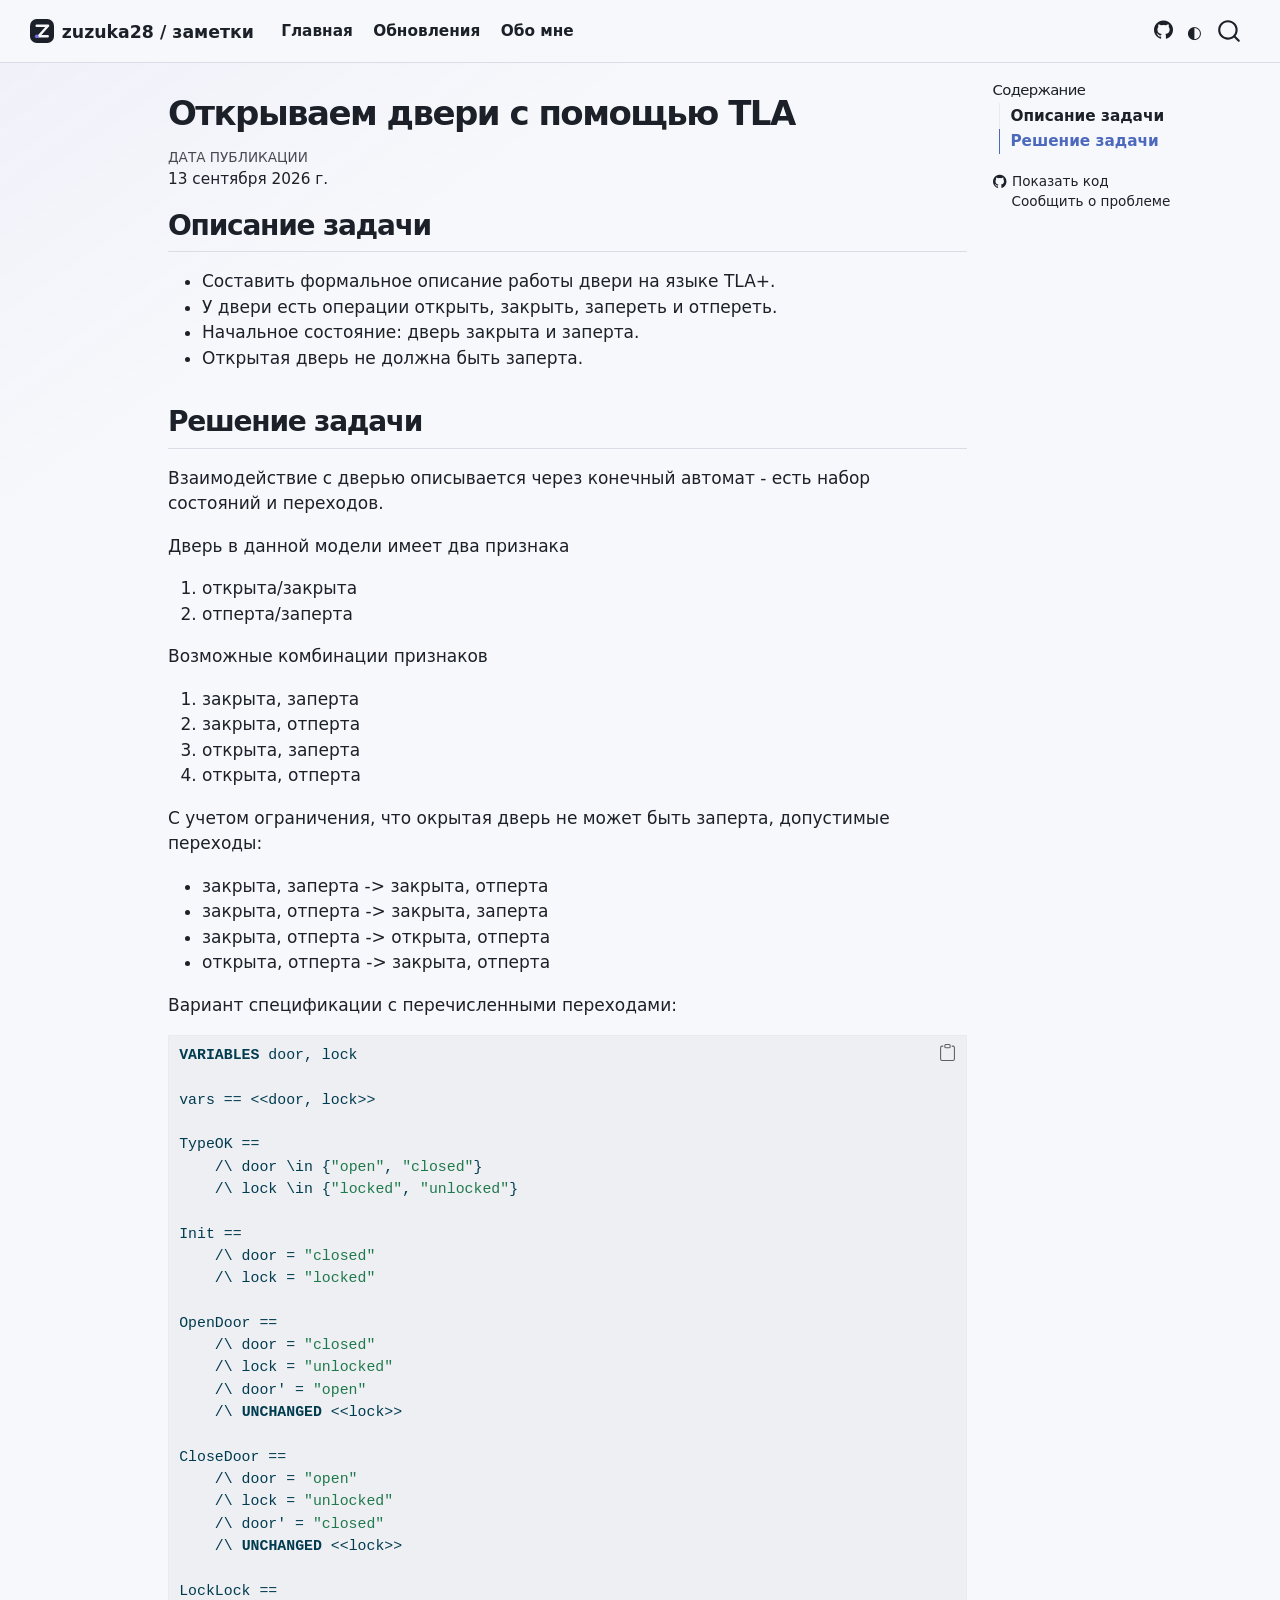
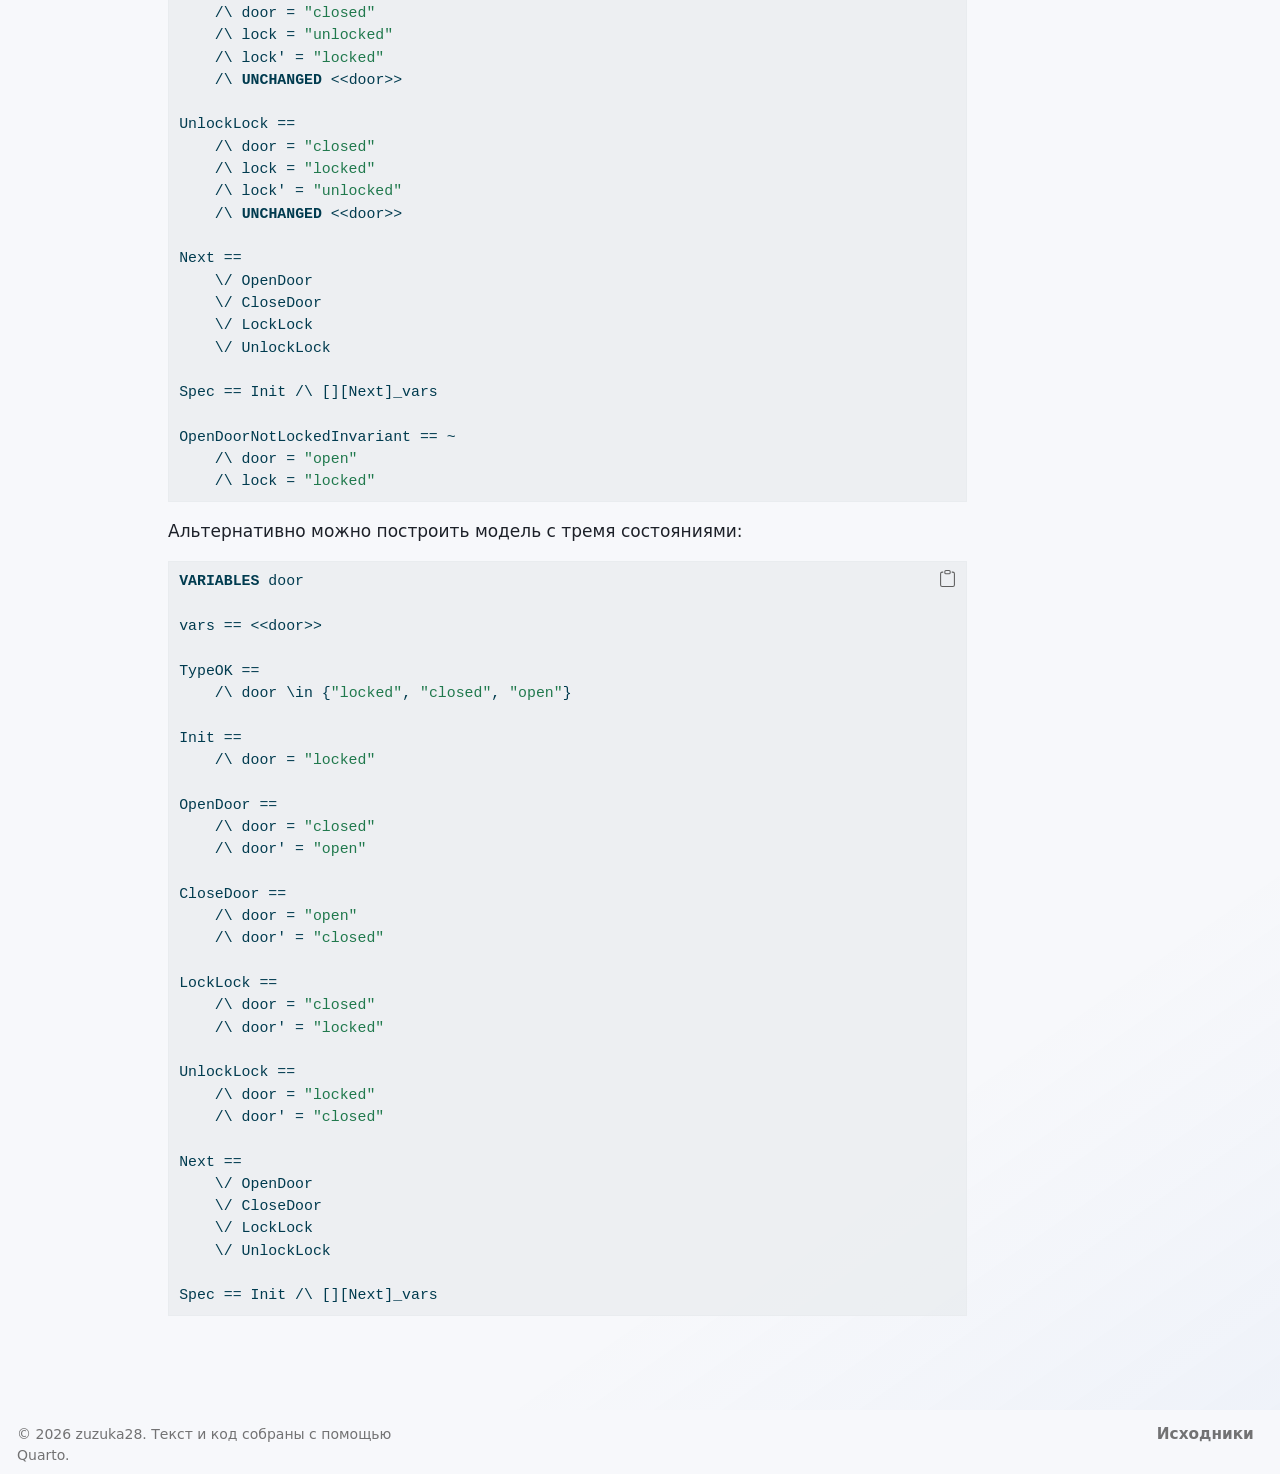
<file: posts/learn-tla/doors-problem.html>
<!DOCTYPE html>
<html xmlns="http://www.w3.org/1999/xhtml" lang="ru" xml:lang="ru"><head>

<meta charset="utf-8">
<meta name="generator" content="quarto-1.9.38">

<meta name="viewport" content="width=device-width, initial-scale=1.0, user-scalable=yes">


<title>Открываем двери с помощью TLA – zuzuka28 / заметки</title>
<style>
/* Default styles provided by pandoc.
** See https://pandoc.org/MANUAL.html#variables-for-html for config info.
*/
code{white-space: pre-wrap;}
span.smallcaps{font-variant: small-caps;}
div.columns{display: flex; gap: min(4vw, 1.5em);}
div.column{flex: auto; overflow-x: auto;}
div.hanging-indent{margin-left: 1.5em; text-indent: -1.5em;}
ul.task-list{list-style: none;}
ul.task-list li input[type="checkbox"] {
  width: 0.8em;
  margin: 0 0.8em 0.2em -1em; /* quarto-specific, see https://github.com/quarto-dev/quarto-cli/issues/4556 */ 
  vertical-align: middle;
}
/* CSS for syntax highlighting */
html { -webkit-text-size-adjust: 100%; }
pre > code.sourceCode { white-space: pre; position: relative; }
pre > code.sourceCode > span { display: inline-block; line-height: 1.25; }
pre > code.sourceCode > span:empty { height: 1.2em; }
.sourceCode { overflow: visible; }
code.sourceCode > span { color: inherit; text-decoration: inherit; }
div.sourceCode { margin: 1em 0; }
pre.sourceCode { margin: 0; }
@media screen {
div.sourceCode { overflow: auto; }
}
@media print {
pre > code.sourceCode { white-space: pre-wrap; }
pre > code.sourceCode > span { text-indent: -5em; padding-left: 5em; }
}
pre.numberSource code
  { counter-reset: source-line 0; }
pre.numberSource code > span
  { position: relative; left: -4em; counter-increment: source-line; }
pre.numberSource code > span > a:first-child::before
  { content: counter(source-line);
    position: relative; left: -1em; text-align: right; vertical-align: baseline;
    border: none; display: inline-block;
    -webkit-touch-callout: none; -webkit-user-select: none;
    -khtml-user-select: none; -moz-user-select: none;
    -ms-user-select: none; user-select: none;
    padding: 0 4px; width: 4em;
  }
pre.numberSource { margin-left: 3em;  padding-left: 4px; }
div.sourceCode
  {   }
@media screen {
pre > code.sourceCode > span > a:first-child::before { text-decoration: underline; }
}
</style>


<script src="../../site_libs/quarto-nav/quarto-nav.js"></script>
<script src="../../site_libs/clipboard/clipboard.min.js"></script>
<script src="../../site_libs/quarto-search/autocomplete.umd.js"></script>
<script src="../../site_libs/quarto-search/fuse.min.js"></script>
<script src="../../site_libs/quarto-search/quarto-search.js"></script>
<meta name="quarto:offset" content="../../">
<link href="../../assets/github-profile.jpg" rel="icon" type="image/jpeg">
<script src="../../site_libs/quarto-html/quarto.js" type="module"></script>
<script src="../../site_libs/quarto-html/tabsets/tabsets.js" type="module"></script>
<script src="../../site_libs/quarto-html/popper.min.js"></script>
<script src="../../site_libs/quarto-html/tippy.umd.min.js"></script>
<script src="../../site_libs/quarto-html/anchor.min.js"></script>
<link href="../../site_libs/quarto-html/tippy.css" rel="stylesheet">
<link href="../../site_libs/quarto-html/quarto-syntax-highlighting-15634bcf2e68342d4ad2dfa704d543f6.css" rel="stylesheet" class="quarto-color-scheme" id="quarto-text-highlighting-styles">
<link href="../../site_libs/quarto-html/quarto-syntax-highlighting-dark-0a6b7249c26820e032cb0bd839ff02b1.css" rel="stylesheet" class="quarto-color-scheme quarto-color-alternate" id="quarto-text-highlighting-styles">
<link href="../../site_libs/quarto-html/quarto-syntax-highlighting-15634bcf2e68342d4ad2dfa704d543f6.css" rel="stylesheet" class="quarto-color-scheme-extra" id="quarto-text-highlighting-styles">
<script src="../../site_libs/bootstrap/bootstrap.min.js"></script>
<link href="../../site_libs/bootstrap/bootstrap-icons.css" rel="stylesheet">
<link href="../../site_libs/bootstrap/bootstrap-9686be4dad804de28d9331e743aef16b.min.css" rel="stylesheet" append-hash="true" class="quarto-color-scheme" id="quarto-bootstrap" data-mode="light">
<link href="../../site_libs/bootstrap/bootstrap-dark-185f9a51d345aa95674c9ed22709a4a0.min.css" rel="stylesheet" append-hash="true" class="quarto-color-scheme quarto-color-alternate" id="quarto-bootstrap" data-mode="dark">
<link href="../../site_libs/bootstrap/bootstrap-9686be4dad804de28d9331e743aef16b.min.css" rel="stylesheet" append-hash="true" class="quarto-color-scheme-extra" id="quarto-bootstrap" data-mode="light">
<script id="quarto-search-options" type="application/json">{
  "location": "navbar",
  "copy-button": false,
  "collapse-after": 3,
  "panel-placement": "end",
  "type": "overlay",
  "limit": 50,
  "keyboard-shortcut": [
    "f",
    "/",
    "s"
  ],
  "language": {
    "search-no-results-text": "Поиск не дал результатов",
    "search-matching-documents-text": "Результаты поиска",
    "search-copy-link-title": "Скопировать ссылку",
    "search-hide-matches-text": "Скрыть дополнительные результаты",
    "search-more-match-text": "дополнительный результат в этом документе",
    "search-more-matches-text": "дополнительных результата(-ов) в этом документе",
    "search-clear-button-title": "Очистить",
    "search-text-placeholder": "",
    "search-detached-cancel-button-title": "Отменить",
    "search-submit-button-title": "Найти",
    "search-label": "Поиск"
  }
}</script>
<style>html{ scroll-behavior: smooth; }</style>
<script data-goatcounter="https://zuzuka28.goatcounter.com/count" async="" src="https://gc.zgo.at/count.js"></script>
<script data-goatcounter-counter-ui="">
  (() => {
    const counterBaseUrl = "https://zuzuka28.goatcounter.com/counter/";

    async function getViewCount(path) {
      const response = await fetch(`${counterBaseUrl}${encodeURIComponent(path)}.json`, {
        credentials: "omit",
        headers: { Accept: "application/json" },
      });

      if (!response.ok) throw new Error(`GoatCounter returned ${response.status}`);

      const data = await response.json();
      if (data.count === undefined || data.count === null) {
        throw new Error("GoatCounter response does not contain a count");
      }

      return String(data.count);
    }

    async function showCount(element, path, render) {
      try {
        element.textContent = render(await getViewCount(path));
        element.hidden = false;
        return true;
      } catch {
        // Counters are optional UI: keep them hidden when GoatCounter is blocked.
        return false;
      }
    }

    function addListingCounters() {
      document.querySelectorAll(".quarto-listing .quarto-post").forEach((post) => {
        const postLink = post.querySelector(".listing-title a[href]");
        const metadata = post.querySelector(".metadata > a");
        if (!postLink || !metadata) return;

        const counter = document.createElement("div");
        counter.className = "listing-views";
        counter.hidden = true;
        metadata.append(counter);

        const path = new URL(postLink.href, window.location.href).pathname;
        void showCount(counter, path, (count) => `Просмотры: ${count}`);
      });
    }

    function addPostCounter() {
      const titleMetadata = document.querySelector("#title-block-header .quarto-title-meta");
      if (!titleMetadata || !window.location.pathname.includes("/posts/")) return;

      const item = document.createElement("div");
      item.className = "post-views";
      item.hidden = true;

      const heading = document.createElement("div");
      heading.className = "quarto-title-meta-heading";
      heading.textContent = "Просмотры";

      const contents = document.createElement("div");
      contents.className = "quarto-title-meta-contents";

      const count = document.createElement("p");
      count.className = "view-count";
      contents.append(count);
      item.append(heading, contents);
      titleMetadata.append(item);

      const path = window.location.pathname + window.location.search;
      void showCount(count, path, (value) => value).then((shown) => {
        if (shown) item.hidden = false;
      });
    }

    document.addEventListener("DOMContentLoaded", () => {
      addListingCounters();
      addPostCounter();
    });
  })();
</script>


<meta property="og:title" content="Открываем двери с помощью TLA – zuzuka28 / заметки">
<meta property="og:description" content="Здесь водятся драконы.">
<meta property="og:image" content="https://zuzuka28.github.io/public-blog/posts/learn-tla/assets/social-card.png">
<meta property="og:site_name" content="zuzuka28 / заметки">
<meta name="twitter:title" content="Открываем двери с помощью TLA – zuzuka28 / заметки">
<meta name="twitter:description" content="Здесь водятся драконы.">
<meta name="twitter:image" content="https://zuzuka28.github.io/public-blog/posts/learn-tla/assets/social-card.png">
<meta name="twitter:card" content="summary_large_image">
</head>

<body class="nav-fixed quarto-light"><script id="quarto-html-before-body" type="application/javascript">
    const toggleBodyColorMode = (bsSheetEl) => {
      const mode = bsSheetEl.getAttribute("data-mode");
      const bodyEl = window.document.querySelector("body");
      if (mode === "dark") {
        bodyEl.classList.add("quarto-dark");
        bodyEl.classList.remove("quarto-light");
      } else {
        bodyEl.classList.add("quarto-light");
        bodyEl.classList.remove("quarto-dark");
      }
    }
    const toggleBodyColorPrimary = () => {
      const bsSheetEl = window.document.querySelector("link#quarto-bootstrap:not([rel=disabled-stylesheet])");
      if (bsSheetEl) {
        toggleBodyColorMode(bsSheetEl);
      }
    }
    const setColorSchemeToggle = (alternate) => {
      const toggles = window.document.querySelectorAll('.quarto-color-scheme-toggle');
      for (let i=0; i < toggles.length; i++) {
        const toggle = toggles[i];
        if (toggle) {
          if (alternate) {
            toggle.classList.add("alternate");
          } else {
            toggle.classList.remove("alternate");
          }
        }
      }
    };
    const toggleColorMode = (alternate) => {
      // Switch the stylesheets
      const primaryStylesheets = window.document.querySelectorAll('link.quarto-color-scheme:not(.quarto-color-alternate)');
      const alternateStylesheets = window.document.querySelectorAll('link.quarto-color-scheme.quarto-color-alternate');
      manageTransitions('#quarto-margin-sidebar .nav-link', false);
      if (alternate) {
        // note: dark is layered on light, we don't disable primary!
        enableStylesheet(alternateStylesheets);
        for (const sheetNode of alternateStylesheets) {
          if (sheetNode.id === "quarto-bootstrap") {
            toggleBodyColorMode(sheetNode);
          }
        }
      } else {
        disableStylesheet(alternateStylesheets);
        enableStylesheet(primaryStylesheets)
        toggleBodyColorPrimary();
      }
      manageTransitions('#quarto-margin-sidebar .nav-link', true);
      // Switch the toggles
      setColorSchemeToggle(alternate)
      // Hack to workaround the fact that safari doesn't
      // properly recolor the scrollbar when toggling (#1455)
      if (navigator.userAgent.indexOf('Safari') > 0 && navigator.userAgent.indexOf('Chrome') == -1) {
        manageTransitions("body", false);
        window.scrollTo(0, 1);
        setTimeout(() => {
          window.scrollTo(0, 0);
          manageTransitions("body", true);
        }, 40);
      }
    }
    const disableStylesheet = (stylesheets) => {
      for (let i=0; i < stylesheets.length; i++) {
        const stylesheet = stylesheets[i];
        stylesheet.rel = 'disabled-stylesheet';
      }
    }
    const enableStylesheet = (stylesheets) => {
      for (let i=0; i < stylesheets.length; i++) {
        const stylesheet = stylesheets[i];
        if(stylesheet.rel !== 'stylesheet') { // for Chrome, which will still FOUC without this check
          stylesheet.rel = 'stylesheet';
        }
      }
    }
    const manageTransitions = (selector, allowTransitions) => {
      const els = window.document.querySelectorAll(selector);
      for (let i=0; i < els.length; i++) {
        const el = els[i];
        if (allowTransitions) {
          el.classList.remove('notransition');
        } else {
          el.classList.add('notransition');
        }
      }
    }
    const isFileUrl = () => {
      return window.location.protocol === 'file:';
    }
    const hasAlternateSentinel = () => {
      let styleSentinel = getColorSchemeSentinel();
      if (styleSentinel !== null) {
        return styleSentinel === "alternate";
      } else {
        return false;
      }
    }
    const setStyleSentinel = (alternate) => {
      const value = alternate ? "alternate" : "default";
      if (!isFileUrl()) {
        window.localStorage.setItem("quarto-color-scheme", value);
      } else {
        localAlternateSentinel = value;
      }
    }
    const getColorSchemeSentinel = () => {
      if (!isFileUrl()) {
        const storageValue = window.localStorage.getItem("quarto-color-scheme");
        return storageValue != null ? storageValue : localAlternateSentinel;
      } else {
        return localAlternateSentinel;
      }
    }
    const toggleGiscusIfUsed = (isAlternate, darkModeDefault) => {
      const baseTheme = document.querySelector('#giscus-base-theme')?.value ?? 'light';
      const alternateTheme = document.querySelector('#giscus-alt-theme')?.value ?? 'dark';
      let newTheme = '';
      if(authorPrefersDark) {
        newTheme = isAlternate ? baseTheme : alternateTheme;
      } else {
        newTheme = isAlternate ? alternateTheme : baseTheme;
      }
      const changeGiscusTheme = () => {
        // From: https://github.com/giscus/giscus/issues/336
        const sendMessage = (message) => {
          const iframe = document.querySelector('iframe.giscus-frame');
          if (!iframe) return;
          iframe.contentWindow.postMessage({ giscus: message }, 'https://giscus.app');
        }
        sendMessage({
          setConfig: {
            theme: newTheme
          }
        });
      }
      const isGiscussLoaded = window.document.querySelector('iframe.giscus-frame') !== null;
      if (isGiscussLoaded) {
        changeGiscusTheme();
      }
    };
    const authorPrefersDark = false;
    const queryPrefersDark = window.matchMedia('(prefers-color-scheme: dark)');
    const darkModeDefault = queryPrefersDark.matches;
      document.querySelector('link#quarto-text-highlighting-styles.quarto-color-scheme-extra').rel = 'disabled-stylesheet';
      document.querySelector('link#quarto-bootstrap.quarto-color-scheme-extra').rel = 'disabled-stylesheet';
    let localAlternateSentinel = darkModeDefault ? 'alternate' : 'default';
    // Dark / light mode switch
    window.quartoToggleColorScheme = () => {
      // Read the current dark / light value
      let toAlternate = !hasAlternateSentinel();
      toggleColorMode(toAlternate);
      setStyleSentinel(toAlternate);
      toggleGiscusIfUsed(toAlternate, darkModeDefault);
      window.dispatchEvent(new Event('resize'));
    };
    queryPrefersDark.addEventListener("change", e => {
      if(window.localStorage.getItem("quarto-color-scheme") !== null)
        return;
      const alternate = e.matches
      toggleColorMode(alternate);
      localAlternateSentinel = e.matches ? 'alternate' : 'default'; // this is used alongside local storage!
      toggleGiscusIfUsed(alternate, darkModeDefault);
    });
    // Switch to dark mode if need be
    if (hasAlternateSentinel()) {
      toggleColorMode(true);
    } else {
      toggleColorMode(false);
    }
  </script>

<div id="quarto-search-results"></div>
  <header id="quarto-header" class="headroom fixed-top">
    <nav class="navbar navbar-expand-lg " data-bs-theme="dark">
      <div class="navbar-container container-fluid">
      <div class="navbar-brand-container mx-auto">
    <a href="../../index.html" class="navbar-brand navbar-brand-logo">
    <img src="../../assets/mark.svg" alt="Знак блога: буква Z" class="navbar-logo light-content">
    <img src="../../assets/mark.svg" alt="Знак блога: буква Z" class="navbar-logo dark-content">
    </a>
    <a class="navbar-brand" href="../../index.html">
    <span class="navbar-title">zuzuka28 / заметки</span>
    </a>
  </div>
            <div id="quarto-search" class="" title="Поиск"></div>
          <button class="navbar-toggler" type="button" data-bs-toggle="collapse" data-bs-target="#navbarCollapse" aria-controls="navbarCollapse" role="menu" aria-expanded="false" aria-label="Переключить навигацию" onclick="if (window.quartoToggleHeadroom) { window.quartoToggleHeadroom(); }">
  <span class="navbar-toggler-icon"></span>
</button>
          <div class="collapse navbar-collapse" id="navbarCollapse">
            <ul class="navbar-nav navbar-nav-scroll me-auto">
  <li class="nav-item">
    <a class="nav-link" href="../../index.html"> 
<span class="menu-text">Главная</span></a>
  </li>  
  <li class="nav-item">
    <a class="nav-link" href="../../updates.html"> 
<span class="menu-text">Обновления</span></a>
  </li>  
  <li class="nav-item">
    <a class="nav-link" href="../../about.html"> 
<span class="menu-text">Обо мне</span></a>
  </li>  
</ul>
            <ul class="navbar-nav navbar-nav-scroll ms-auto">
  <li class="nav-item compact">
    <a class="nav-link" href="https://github.com/zuzuka28"> <i class="bi bi-github" role="img" aria-label="GitHub">
</i> 
<span class="menu-text"></span></a>
  </li>  
</ul>
          </div> <!-- /navcollapse -->
            <div class="quarto-navbar-tools">
  <a href="" class="quarto-color-scheme-toggle quarto-navigation-tool  px-1" onclick="window.quartoToggleColorScheme(); return false;" title="Переключить темный режим"><i class="bi"></i></a>
</div>
      </div> <!-- /container-fluid -->
    </nav>
</header>
<!-- content -->
<div id="quarto-content" class="quarto-container page-columns page-rows-contents page-layout-article page-navbar">
<!-- sidebar -->
<!-- margin-sidebar -->
    <div id="quarto-margin-sidebar" class="sidebar margin-sidebar">
        <nav id="TOC" role="doc-toc" class="toc-active">
    <h2 id="toc-title">Содержание</h2>
   
  <ul>
  <li><a href="#описание-задачи" id="toc-описание-задачи" class="nav-link active" data-scroll-target="#описание-задачи">Описание задачи</a></li>
  <li><a href="#решение-задачи" id="toc-решение-задачи" class="nav-link" data-scroll-target="#решение-задачи">Решение задачи</a></li>
  </ul>
<div class="toc-actions"><ul><li><a href="https://github.com/zuzuka28/public-blog/blob/main/posts/learn-tla/doors-problem.qmd" class="toc-action"><i class="bi bi-github"></i>Показать код</a></li><li><a href="https://github.com/zuzuka28/public-blog/issues/new" class="toc-action"><i class="bi empty"></i>Сообщить о проблеме</a></li></ul></div></nav>
    </div>
<!-- main -->
<main class="content" id="quarto-document-content">


<header id="title-block-header" class="quarto-title-block default">
<div class="quarto-title">
<h1 class="title">Открываем двери с помощью TLA</h1>
</div>



<div class="quarto-title-meta">

    
    <div>
    <div class="quarto-title-meta-heading">Дата публикации</div>
    <div class="quarto-title-meta-contents">
      <p class="date">13 сентября 2026 г.</p>
    </div>
  </div>
  
    
  </div>
  


</header>


<section id="описание-задачи" class="level2">
<h2 class="anchored" data-anchor-id="описание-задачи">Описание задачи</h2>
<ul>
<li>Составить формальное описание работы двери на языке TLA+.</li>
<li>У двери есть операции открыть, закрыть, запереть и отпереть.</li>
<li>Начальное состояние: дверь закрыта и заперта.</li>
<li>Открытая дверь не должна быть заперта.</li>
</ul>
</section>
<section id="решение-задачи" class="level2">
<h2 class="anchored" data-anchor-id="решение-задачи">Решение задачи</h2>
<p>Взаимодействие с дверью описывается через конечный автомат - есть набор состояний и переходов.</p>
<p>Дверь в данной модели имеет два признака</p>
<ol type="1">
<li>открыта/закрыта</li>
<li>отперта/заперта</li>
</ol>
<p>Возможные комбинации признаков</p>
<ol type="1">
<li>закрыта, заперта</li>
<li>закрыта, отперта</li>
<li>открыта, заперта</li>
<li>открыта, отперта</li>
</ol>
<p>С учетом ограничения, что окрытая дверь не может быть заперта, допустимые переходы:</p>
<ul>
<li>закрыта, заперта -&gt; закрыта, отперта</li>
<li>закрыта, отперта -&gt; закрыта, заперта</li>
<li>закрыта, отперта -&gt; открыта, отперта</li>
<li>открыта, отперта -&gt; закрыта, отперта</li>
</ul>
<p>Вариант спецификации с перечисленными переходами:</p>
<div class="code-copy-outer-scaffold"><div class="sourceCode" id="cb1"><pre class="sourceCode tlaplus code-with-copy"><code class="sourceCode tlaplus"><span id="cb1-1"><a href="#cb1-1" aria-hidden="true" tabindex="-1"></a><span class="kw">VARIABLES</span> door, lock</span>
<span id="cb1-2"><a href="#cb1-2" aria-hidden="true" tabindex="-1"></a></span>
<span id="cb1-3"><a href="#cb1-3" aria-hidden="true" tabindex="-1"></a>vars == &lt;&lt;door, lock&gt;&gt;</span>
<span id="cb1-4"><a href="#cb1-4" aria-hidden="true" tabindex="-1"></a></span>
<span id="cb1-5"><a href="#cb1-5" aria-hidden="true" tabindex="-1"></a>TypeOK ==</span>
<span id="cb1-6"><a href="#cb1-6" aria-hidden="true" tabindex="-1"></a>    /\ door \in {<span class="st">"open"</span>, <span class="st">"closed"</span>}</span>
<span id="cb1-7"><a href="#cb1-7" aria-hidden="true" tabindex="-1"></a>    /\ lock \in {<span class="st">"locked"</span>, <span class="st">"unlocked"</span>}</span>
<span id="cb1-8"><a href="#cb1-8" aria-hidden="true" tabindex="-1"></a></span>
<span id="cb1-9"><a href="#cb1-9" aria-hidden="true" tabindex="-1"></a>Init ==</span>
<span id="cb1-10"><a href="#cb1-10" aria-hidden="true" tabindex="-1"></a>    /\ door = <span class="st">"closed"</span></span>
<span id="cb1-11"><a href="#cb1-11" aria-hidden="true" tabindex="-1"></a>    /\ lock = <span class="st">"locked"</span></span>
<span id="cb1-12"><a href="#cb1-12" aria-hidden="true" tabindex="-1"></a></span>
<span id="cb1-13"><a href="#cb1-13" aria-hidden="true" tabindex="-1"></a>OpenDoor ==</span>
<span id="cb1-14"><a href="#cb1-14" aria-hidden="true" tabindex="-1"></a>    /\ door = <span class="st">"closed"</span></span>
<span id="cb1-15"><a href="#cb1-15" aria-hidden="true" tabindex="-1"></a>    /\ lock = <span class="st">"unlocked"</span></span>
<span id="cb1-16"><a href="#cb1-16" aria-hidden="true" tabindex="-1"></a>    /\ door' = <span class="st">"open"</span></span>
<span id="cb1-17"><a href="#cb1-17" aria-hidden="true" tabindex="-1"></a>    /\ <span class="kw">UNCHANGED</span> &lt;&lt;lock&gt;&gt;</span>
<span id="cb1-18"><a href="#cb1-18" aria-hidden="true" tabindex="-1"></a></span>
<span id="cb1-19"><a href="#cb1-19" aria-hidden="true" tabindex="-1"></a>CloseDoor ==</span>
<span id="cb1-20"><a href="#cb1-20" aria-hidden="true" tabindex="-1"></a>    /\ door = <span class="st">"open"</span></span>
<span id="cb1-21"><a href="#cb1-21" aria-hidden="true" tabindex="-1"></a>    /\ lock = <span class="st">"unlocked"</span></span>
<span id="cb1-22"><a href="#cb1-22" aria-hidden="true" tabindex="-1"></a>    /\ door' = <span class="st">"closed"</span></span>
<span id="cb1-23"><a href="#cb1-23" aria-hidden="true" tabindex="-1"></a>    /\ <span class="kw">UNCHANGED</span> &lt;&lt;lock&gt;&gt;</span>
<span id="cb1-24"><a href="#cb1-24" aria-hidden="true" tabindex="-1"></a></span>
<span id="cb1-25"><a href="#cb1-25" aria-hidden="true" tabindex="-1"></a>LockLock ==</span>
<span id="cb1-26"><a href="#cb1-26" aria-hidden="true" tabindex="-1"></a>    /\ door = <span class="st">"closed"</span></span>
<span id="cb1-27"><a href="#cb1-27" aria-hidden="true" tabindex="-1"></a>    /\ lock = <span class="st">"unlocked"</span></span>
<span id="cb1-28"><a href="#cb1-28" aria-hidden="true" tabindex="-1"></a>    /\ lock' = <span class="st">"locked"</span></span>
<span id="cb1-29"><a href="#cb1-29" aria-hidden="true" tabindex="-1"></a>    /\ <span class="kw">UNCHANGED</span> &lt;&lt;door&gt;&gt;</span>
<span id="cb1-30"><a href="#cb1-30" aria-hidden="true" tabindex="-1"></a></span>
<span id="cb1-31"><a href="#cb1-31" aria-hidden="true" tabindex="-1"></a>UnlockLock ==</span>
<span id="cb1-32"><a href="#cb1-32" aria-hidden="true" tabindex="-1"></a>    /\ door = <span class="st">"closed"</span></span>
<span id="cb1-33"><a href="#cb1-33" aria-hidden="true" tabindex="-1"></a>    /\ lock = <span class="st">"locked"</span></span>
<span id="cb1-34"><a href="#cb1-34" aria-hidden="true" tabindex="-1"></a>    /\ lock' = <span class="st">"unlocked"</span></span>
<span id="cb1-35"><a href="#cb1-35" aria-hidden="true" tabindex="-1"></a>    /\ <span class="kw">UNCHANGED</span> &lt;&lt;door&gt;&gt;</span>
<span id="cb1-36"><a href="#cb1-36" aria-hidden="true" tabindex="-1"></a></span>
<span id="cb1-37"><a href="#cb1-37" aria-hidden="true" tabindex="-1"></a>Next ==</span>
<span id="cb1-38"><a href="#cb1-38" aria-hidden="true" tabindex="-1"></a>    \/ OpenDoor</span>
<span id="cb1-39"><a href="#cb1-39" aria-hidden="true" tabindex="-1"></a>    \/ CloseDoor</span>
<span id="cb1-40"><a href="#cb1-40" aria-hidden="true" tabindex="-1"></a>    \/ LockLock</span>
<span id="cb1-41"><a href="#cb1-41" aria-hidden="true" tabindex="-1"></a>    \/ UnlockLock</span>
<span id="cb1-42"><a href="#cb1-42" aria-hidden="true" tabindex="-1"></a></span>
<span id="cb1-43"><a href="#cb1-43" aria-hidden="true" tabindex="-1"></a>Spec == Init /\ [][Next]_vars</span>
<span id="cb1-44"><a href="#cb1-44" aria-hidden="true" tabindex="-1"></a></span>
<span id="cb1-45"><a href="#cb1-45" aria-hidden="true" tabindex="-1"></a>OpenDoorNotLockedInvariant == ~</span>
<span id="cb1-46"><a href="#cb1-46" aria-hidden="true" tabindex="-1"></a>    /\ door = <span class="st">"open"</span></span>
<span id="cb1-47"><a href="#cb1-47" aria-hidden="true" tabindex="-1"></a>    /\ lock = <span class="st">"locked"</span></span></code></pre></div><button title="Скопировать текст" class="code-copy-button"><i class="bi"></i></button></div>
<p>Альтернативно можно построить модель с тремя состояниями:</p>
<div class="code-copy-outer-scaffold"><div class="sourceCode" id="cb2"><pre class="sourceCode tlaplus code-with-copy"><code class="sourceCode tlaplus"><span id="cb2-1"><a href="#cb2-1" aria-hidden="true" tabindex="-1"></a><span class="kw">VARIABLES</span> door</span>
<span id="cb2-2"><a href="#cb2-2" aria-hidden="true" tabindex="-1"></a></span>
<span id="cb2-3"><a href="#cb2-3" aria-hidden="true" tabindex="-1"></a>vars == &lt;&lt;door&gt;&gt;</span>
<span id="cb2-4"><a href="#cb2-4" aria-hidden="true" tabindex="-1"></a></span>
<span id="cb2-5"><a href="#cb2-5" aria-hidden="true" tabindex="-1"></a>TypeOK ==</span>
<span id="cb2-6"><a href="#cb2-6" aria-hidden="true" tabindex="-1"></a>    /\ door \in {<span class="st">"locked"</span>, <span class="st">"closed"</span>, <span class="st">"open"</span>}</span>
<span id="cb2-7"><a href="#cb2-7" aria-hidden="true" tabindex="-1"></a></span>
<span id="cb2-8"><a href="#cb2-8" aria-hidden="true" tabindex="-1"></a>Init ==</span>
<span id="cb2-9"><a href="#cb2-9" aria-hidden="true" tabindex="-1"></a>    /\ door = <span class="st">"locked"</span></span>
<span id="cb2-10"><a href="#cb2-10" aria-hidden="true" tabindex="-1"></a></span>
<span id="cb2-11"><a href="#cb2-11" aria-hidden="true" tabindex="-1"></a>OpenDoor ==</span>
<span id="cb2-12"><a href="#cb2-12" aria-hidden="true" tabindex="-1"></a>    /\ door = <span class="st">"closed"</span></span>
<span id="cb2-13"><a href="#cb2-13" aria-hidden="true" tabindex="-1"></a>    /\ door' = <span class="st">"open"</span></span>
<span id="cb2-14"><a href="#cb2-14" aria-hidden="true" tabindex="-1"></a></span>
<span id="cb2-15"><a href="#cb2-15" aria-hidden="true" tabindex="-1"></a>CloseDoor ==</span>
<span id="cb2-16"><a href="#cb2-16" aria-hidden="true" tabindex="-1"></a>    /\ door = <span class="st">"open"</span></span>
<span id="cb2-17"><a href="#cb2-17" aria-hidden="true" tabindex="-1"></a>    /\ door' = <span class="st">"closed"</span></span>
<span id="cb2-18"><a href="#cb2-18" aria-hidden="true" tabindex="-1"></a></span>
<span id="cb2-19"><a href="#cb2-19" aria-hidden="true" tabindex="-1"></a>LockLock ==</span>
<span id="cb2-20"><a href="#cb2-20" aria-hidden="true" tabindex="-1"></a>    /\ door = <span class="st">"closed"</span></span>
<span id="cb2-21"><a href="#cb2-21" aria-hidden="true" tabindex="-1"></a>    /\ door' = <span class="st">"locked"</span></span>
<span id="cb2-22"><a href="#cb2-22" aria-hidden="true" tabindex="-1"></a></span>
<span id="cb2-23"><a href="#cb2-23" aria-hidden="true" tabindex="-1"></a>UnlockLock ==</span>
<span id="cb2-24"><a href="#cb2-24" aria-hidden="true" tabindex="-1"></a>    /\ door = <span class="st">"locked"</span></span>
<span id="cb2-25"><a href="#cb2-25" aria-hidden="true" tabindex="-1"></a>    /\ door' = <span class="st">"closed"</span></span>
<span id="cb2-26"><a href="#cb2-26" aria-hidden="true" tabindex="-1"></a></span>
<span id="cb2-27"><a href="#cb2-27" aria-hidden="true" tabindex="-1"></a>Next ==</span>
<span id="cb2-28"><a href="#cb2-28" aria-hidden="true" tabindex="-1"></a>    \/ OpenDoor</span>
<span id="cb2-29"><a href="#cb2-29" aria-hidden="true" tabindex="-1"></a>    \/ CloseDoor</span>
<span id="cb2-30"><a href="#cb2-30" aria-hidden="true" tabindex="-1"></a>    \/ LockLock</span>
<span id="cb2-31"><a href="#cb2-31" aria-hidden="true" tabindex="-1"></a>    \/ UnlockLock</span>
<span id="cb2-32"><a href="#cb2-32" aria-hidden="true" tabindex="-1"></a></span>
<span id="cb2-33"><a href="#cb2-33" aria-hidden="true" tabindex="-1"></a>Spec == Init /\ [][Next]_vars</span></code></pre></div><button title="Скопировать текст" class="code-copy-button"><i class="bi"></i></button></div>


</section>

<a onclick="window.scrollTo(0, 0); return false;" role="button" id="quarto-back-to-top"><i class="bi bi-arrow-up"></i> Наверх</a></main> <!-- /main -->
<script id="quarto-html-after-body" type="application/javascript">
  window.document.addEventListener("DOMContentLoaded", function (event) {
    // Ensure there is a toggle, if there isn't float one in the top right
    if (window.document.querySelector('.quarto-color-scheme-toggle') === null) {
      const a = window.document.createElement('a');
      a.classList.add('top-right');
      a.classList.add('quarto-color-scheme-toggle');
      a.href = "";
      a.onclick = function() { try { window.quartoToggleColorScheme(); } catch {} return false; };
      const i = window.document.createElement("i");
      i.classList.add('bi');
      a.appendChild(i);
      window.document.body.appendChild(a);
    }
    setColorSchemeToggle(hasAlternateSentinel())
    const icon = "";
    const anchorJS = new window.AnchorJS();
    anchorJS.options = {
      placement: 'right',
      icon: icon
    };
    anchorJS.add('.anchored');
    const isCodeAnnotation = (el) => {
      for (const clz of el.classList) {
        if (clz.startsWith('code-annotation-')) {                     
          return true;
        }
      }
      return false;
    }
    const onCopySuccess = function(e) {
      // button target
      const button = e.trigger;
      // don't keep focus
      button.blur();
      // flash "checked"
      button.classList.add('code-copy-button-checked');
      var currentTitle = button.getAttribute("title");
      button.setAttribute("title", "Скопировано");
      let tooltip;
      if (window.bootstrap) {
        button.setAttribute("data-bs-toggle", "tooltip");
        button.setAttribute("data-bs-placement", "left");
        button.setAttribute("data-bs-title", "Скопировано");
        tooltip = new bootstrap.Tooltip(button, 
          { trigger: "manual", 
            customClass: "code-copy-button-tooltip",
            offset: [0, -8]});
        tooltip.show();    
      }
      setTimeout(function() {
        if (tooltip) {
          tooltip.hide();
          button.removeAttribute("data-bs-title");
          button.removeAttribute("data-bs-toggle");
          button.removeAttribute("data-bs-placement");
        }
        button.setAttribute("title", currentTitle);
        button.classList.remove('code-copy-button-checked');
      }, 1000);
      // clear code selection
      e.clearSelection();
    }
    const getTextToCopy = function(trigger) {
      const outerScaffold = trigger.parentElement.cloneNode(true);
      const codeEl = outerScaffold.querySelector('code');
      for (const childEl of codeEl.children) {
        if (isCodeAnnotation(childEl)) {
          childEl.remove();
        }
      }
      return codeEl.innerText;
    }
    const clipboard = new window.ClipboardJS('.code-copy-button:not([data-in-quarto-modal])', {
      text: getTextToCopy
    });
    clipboard.on('success', onCopySuccess);
    if (window.document.getElementById('quarto-embedded-source-code-modal')) {
      const clipboardModal = new window.ClipboardJS('.code-copy-button[data-in-quarto-modal]', {
        text: getTextToCopy,
        container: window.document.getElementById('quarto-embedded-source-code-modal')
      });
      clipboardModal.on('success', onCopySuccess);
    }
      var localhostRegex = new RegExp(/^(?:http|https):\/\/localhost\:?[0-9]*\//);
      var mailtoRegex = new RegExp(/^mailto:/);
        var filterRegex = new RegExp("https:\/\/zuzuka28\.github\.io\/public-blog");
      var isInternal = (href) => {
          return filterRegex.test(href) || localhostRegex.test(href) || mailtoRegex.test(href);
      }
      // Inspect non-navigation links and adorn them if external
     var links = window.document.querySelectorAll('a[href]:not(.nav-link):not(.navbar-brand):not(.toc-action):not(.sidebar-link):not(.sidebar-item-toggle):not(.pagination-link):not(.no-external):not([aria-hidden]):not(.dropdown-item):not(.quarto-navigation-tool):not(.about-link)');
      for (var i=0; i<links.length; i++) {
        const link = links[i];
        if (!isInternal(link.href)) {
          // undo the damage that might have been done by quarto-nav.js in the case of
          // links that we want to consider external
          if (link.dataset.originalHref !== undefined) {
            link.href = link.dataset.originalHref;
          }
            // target, if specified
            link.setAttribute("target", "_blank");
            if (link.getAttribute("rel") === null) {
              link.setAttribute("rel", "noopener");
            }
        }
      }
    function tippyHover(el, contentFn, onTriggerFn, onUntriggerFn) {
      const config = {
        allowHTML: true,
        maxWidth: 500,
        delay: 100,
        arrow: false,
        appendTo: function(el) {
            return el.parentElement;
        },
        interactive: true,
        interactiveBorder: 10,
        theme: 'quarto',
        placement: 'bottom-start',
      };
      if (contentFn) {
        config.content = contentFn;
      }
      if (onTriggerFn) {
        config.onTrigger = onTriggerFn;
      }
      if (onUntriggerFn) {
        config.onUntrigger = onUntriggerFn;
      }
      window.tippy(el, config); 
    }
    const noterefs = window.document.querySelectorAll('a[role="doc-noteref"]');
    for (var i=0; i<noterefs.length; i++) {
      const ref = noterefs[i];
      tippyHover(ref, function() {
        // use id or data attribute instead here
        let href = ref.getAttribute('data-footnote-href') || ref.getAttribute('href');
        try { href = new URL(href).hash; } catch {}
        const id = href.replace(/^#\/?/, "");
        const note = window.document.getElementById(id);
        if (note) {
          return note.innerHTML;
        } else {
          return "";
        }
      });
    }
    const xrefs = window.document.querySelectorAll('a.quarto-xref');
    const processXRef = (id, note) => {
      // Strip column container classes
      const stripColumnClz = (el) => {
        el.classList.remove("page-full", "page-columns");
        if (el.children) {
          for (const child of el.children) {
            stripColumnClz(child);
          }
        }
      }
      stripColumnClz(note)
      if (id === null || id.startsWith('sec-')) {
        // Special case sections, only their first couple elements
        const container = document.createElement("div");
        if (note.children && note.children.length > 2) {
          container.appendChild(note.children[0].cloneNode(true));
          for (let i = 1; i < note.children.length; i++) {
            const child = note.children[i];
            if (child.tagName === "P" && child.innerText === "") {
              continue;
            } else {
              container.appendChild(child.cloneNode(true));
              break;
            }
          }
          if (window.Quarto?.typesetMath) {
            window.Quarto.typesetMath(container);
          }
          return container.innerHTML
        } else {
          if (window.Quarto?.typesetMath) {
            window.Quarto.typesetMath(note);
          }
          return note.innerHTML;
        }
      } else {
        // Remove any anchor links if they are present
        const anchorLink = note.querySelector('a.anchorjs-link');
        if (anchorLink) {
          anchorLink.remove();
        }
        if (window.Quarto?.typesetMath) {
          window.Quarto.typesetMath(note);
        }
        if (note.classList.contains("callout")) {
          return note.outerHTML;
        } else {
          return note.innerHTML;
        }
      }
    }
    for (var i=0; i<xrefs.length; i++) {
      const xref = xrefs[i];
      tippyHover(xref, undefined, function(instance) {
        instance.disable();
        let url = xref.getAttribute('href');
        let hash = undefined; 
        if (url.startsWith('#')) {
          hash = url;
        } else {
          try { hash = new URL(url).hash; } catch {}
        }
        if (hash) {
          const id = hash.replace(/^#\/?/, "");
          const note = window.document.getElementById(id);
          if (note !== null) {
            try {
              const html = processXRef(id, note.cloneNode(true));
              instance.setContent(html);
            } finally {
              instance.enable();
              instance.show();
            }
          } else {
            // See if we can fetch this
            fetch(url.split('#')[0])
            .then(res => res.text())
            .then(html => {
              const parser = new DOMParser();
              const htmlDoc = parser.parseFromString(html, "text/html");
              const note = htmlDoc.getElementById(id);
              if (note !== null) {
                const html = processXRef(id, note);
                instance.setContent(html);
              } 
            }).finally(() => {
              instance.enable();
              instance.show();
            });
          }
        } else {
          // See if we can fetch a full url (with no hash to target)
          // This is a special case and we should probably do some content thinning / targeting
          fetch(url)
          .then(res => res.text())
          .then(html => {
            const parser = new DOMParser();
            const htmlDoc = parser.parseFromString(html, "text/html");
            const note = htmlDoc.querySelector('main.content');
            if (note !== null) {
              // This should only happen for chapter cross references
              // (since there is no id in the URL)
              // remove the first header
              if (note.children.length > 0 && note.children[0].tagName === "HEADER") {
                note.children[0].remove();
              }
              const html = processXRef(null, note);
              instance.setContent(html);
            } 
          }).finally(() => {
            instance.enable();
            instance.show();
          });
        }
      }, function(instance) {
      });
    }
        let selectedAnnoteEl;
        const selectorForAnnotation = ( cell, annotation) => {
          let cellAttr = 'data-code-cell="' + cell + '"';
          let lineAttr = 'data-code-annotation="' +  annotation + '"';
          const selector = 'span[' + cellAttr + '][' + lineAttr + ']';
          return selector;
        }
        const selectCodeLines = (annoteEl) => {
          const doc = window.document;
          const targetCell = annoteEl.getAttribute("data-target-cell");
          const targetAnnotation = annoteEl.getAttribute("data-target-annotation");
          const annoteSpan = window.document.querySelector(selectorForAnnotation(targetCell, targetAnnotation));
          const lines = annoteSpan.getAttribute("data-code-lines").split(",");
          const lineIds = lines.map((line) => {
            return targetCell + "-" + line;
          })
          let top = null;
          let height = null;
          let parent = null;
          if (lineIds.length > 0) {
              //compute the position of the single el (top and bottom and make a div)
              const el = window.document.getElementById(lineIds[0]);
              top = el.offsetTop;
              height = el.offsetHeight;
              parent = el.parentElement.parentElement;
            if (lineIds.length > 1) {
              const lastEl = window.document.getElementById(lineIds[lineIds.length - 1]);
              const bottom = lastEl.offsetTop + lastEl.offsetHeight;
              height = bottom - top;
            }
            if (top !== null && height !== null && parent !== null) {
              // cook up a div (if necessary) and position it 
              let div = window.document.getElementById("code-annotation-line-highlight");
              if (div === null) {
                div = window.document.createElement("div");
                div.setAttribute("id", "code-annotation-line-highlight");
                div.style.position = 'absolute';
                parent.appendChild(div);
              }
              div.style.top = top - 2 + "px";
              div.style.height = height + 4 + "px";
              div.style.left = 0;
              let gutterDiv = window.document.getElementById("code-annotation-line-highlight-gutter");
              if (gutterDiv === null) {
                gutterDiv = window.document.createElement("div");
                gutterDiv.setAttribute("id", "code-annotation-line-highlight-gutter");
                gutterDiv.style.position = 'absolute';
                const codeCell = window.document.getElementById(targetCell);
                const gutter = codeCell.querySelector('.code-annotation-gutter');
                gutter.appendChild(gutterDiv);
              }
              gutterDiv.style.top = top - 2 + "px";
              gutterDiv.style.height = height + 4 + "px";
            }
            selectedAnnoteEl = annoteEl;
          }
        };
        const unselectCodeLines = () => {
          const elementsIds = ["code-annotation-line-highlight", "code-annotation-line-highlight-gutter"];
          elementsIds.forEach((elId) => {
            const div = window.document.getElementById(elId);
            if (div) {
              div.remove();
            }
          });
          selectedAnnoteEl = undefined;
        };
          // Handle positioning of the toggle
      window.addEventListener(
        "resize",
        throttle(() => {
          elRect = undefined;
          if (selectedAnnoteEl) {
            selectCodeLines(selectedAnnoteEl);
          }
        }, 10)
      );
      function throttle(fn, ms) {
      let throttle = false;
      let timer;
        return (...args) => {
          if(!throttle) { // first call gets through
              fn.apply(this, args);
              throttle = true;
          } else { // all the others get throttled
              if(timer) clearTimeout(timer); // cancel #2
              timer = setTimeout(() => {
                fn.apply(this, args);
                timer = throttle = false;
              }, ms);
          }
        };
      }
        // Attach click handler to the DT
        const annoteDls = window.document.querySelectorAll('dt[data-target-cell]');
        for (const annoteDlNode of annoteDls) {
          annoteDlNode.addEventListener('click', (event) => {
            const clickedEl = event.target;
            if (clickedEl !== selectedAnnoteEl) {
              unselectCodeLines();
              const activeEl = window.document.querySelector('dt[data-target-cell].code-annotation-active');
              if (activeEl) {
                activeEl.classList.remove('code-annotation-active');
              }
              selectCodeLines(clickedEl);
              clickedEl.classList.add('code-annotation-active');
            } else {
              // Unselect the line
              unselectCodeLines();
              clickedEl.classList.remove('code-annotation-active');
            }
          });
        }
    const findCites = (el) => {
      const parentEl = el.parentElement;
      if (parentEl) {
        const cites = parentEl.dataset.cites;
        if (cites) {
          return {
            el,
            cites: cites.split(' ')
          };
        } else {
          return findCites(el.parentElement)
        }
      } else {
        return undefined;
      }
    };
    var bibliorefs = window.document.querySelectorAll('a[role="doc-biblioref"]');
    for (var i=0; i<bibliorefs.length; i++) {
      const ref = bibliorefs[i];
      const citeInfo = findCites(ref);
      if (citeInfo) {
        tippyHover(citeInfo.el, function() {
          var popup = window.document.createElement('div');
          citeInfo.cites.forEach(function(cite) {
            var citeDiv = window.document.createElement('div');
            citeDiv.classList.add('hanging-indent');
            citeDiv.classList.add('csl-entry');
            var biblioDiv = window.document.getElementById('ref-' + cite);
            if (biblioDiv) {
              citeDiv.innerHTML = biblioDiv.innerHTML;
            }
            popup.appendChild(citeDiv);
          });
          return popup.innerHTML;
        });
      }
    }
  });
  </script>
</div> <!-- /content -->
<footer class="footer">
  <div class="nav-footer">
    <div class="nav-footer-left">
<p>© 2026 zuzuka28. Текст и код собраны с помощью Quarto.</p>
</div>   
    <div class="nav-footer-center">
      &nbsp;
    <div class="toc-actions d-sm-block d-md-none"><ul><li><a href="https://github.com/zuzuka28/public-blog/blob/main/posts/learn-tla/doors-problem.qmd" class="toc-action"><i class="bi bi-github"></i>Показать код</a></li><li><a href="https://github.com/zuzuka28/public-blog/issues/new" class="toc-action"><i class="bi empty"></i>Сообщить о проблеме</a></li></ul></div></div>
    <div class="nav-footer-right">
      <ul class="footer-items list-unstyled">
    <li class="nav-item">
    <a class="nav-link" href="https://github.com/zuzuka28/public-blog">
<p>Исходники</p>
</a>
  </li>  
</ul>
    </div>
  </div>
</footer>




<script src="../../site_libs/quarto-html/zenscroll-min.js"></script>
</body></html>
</file>
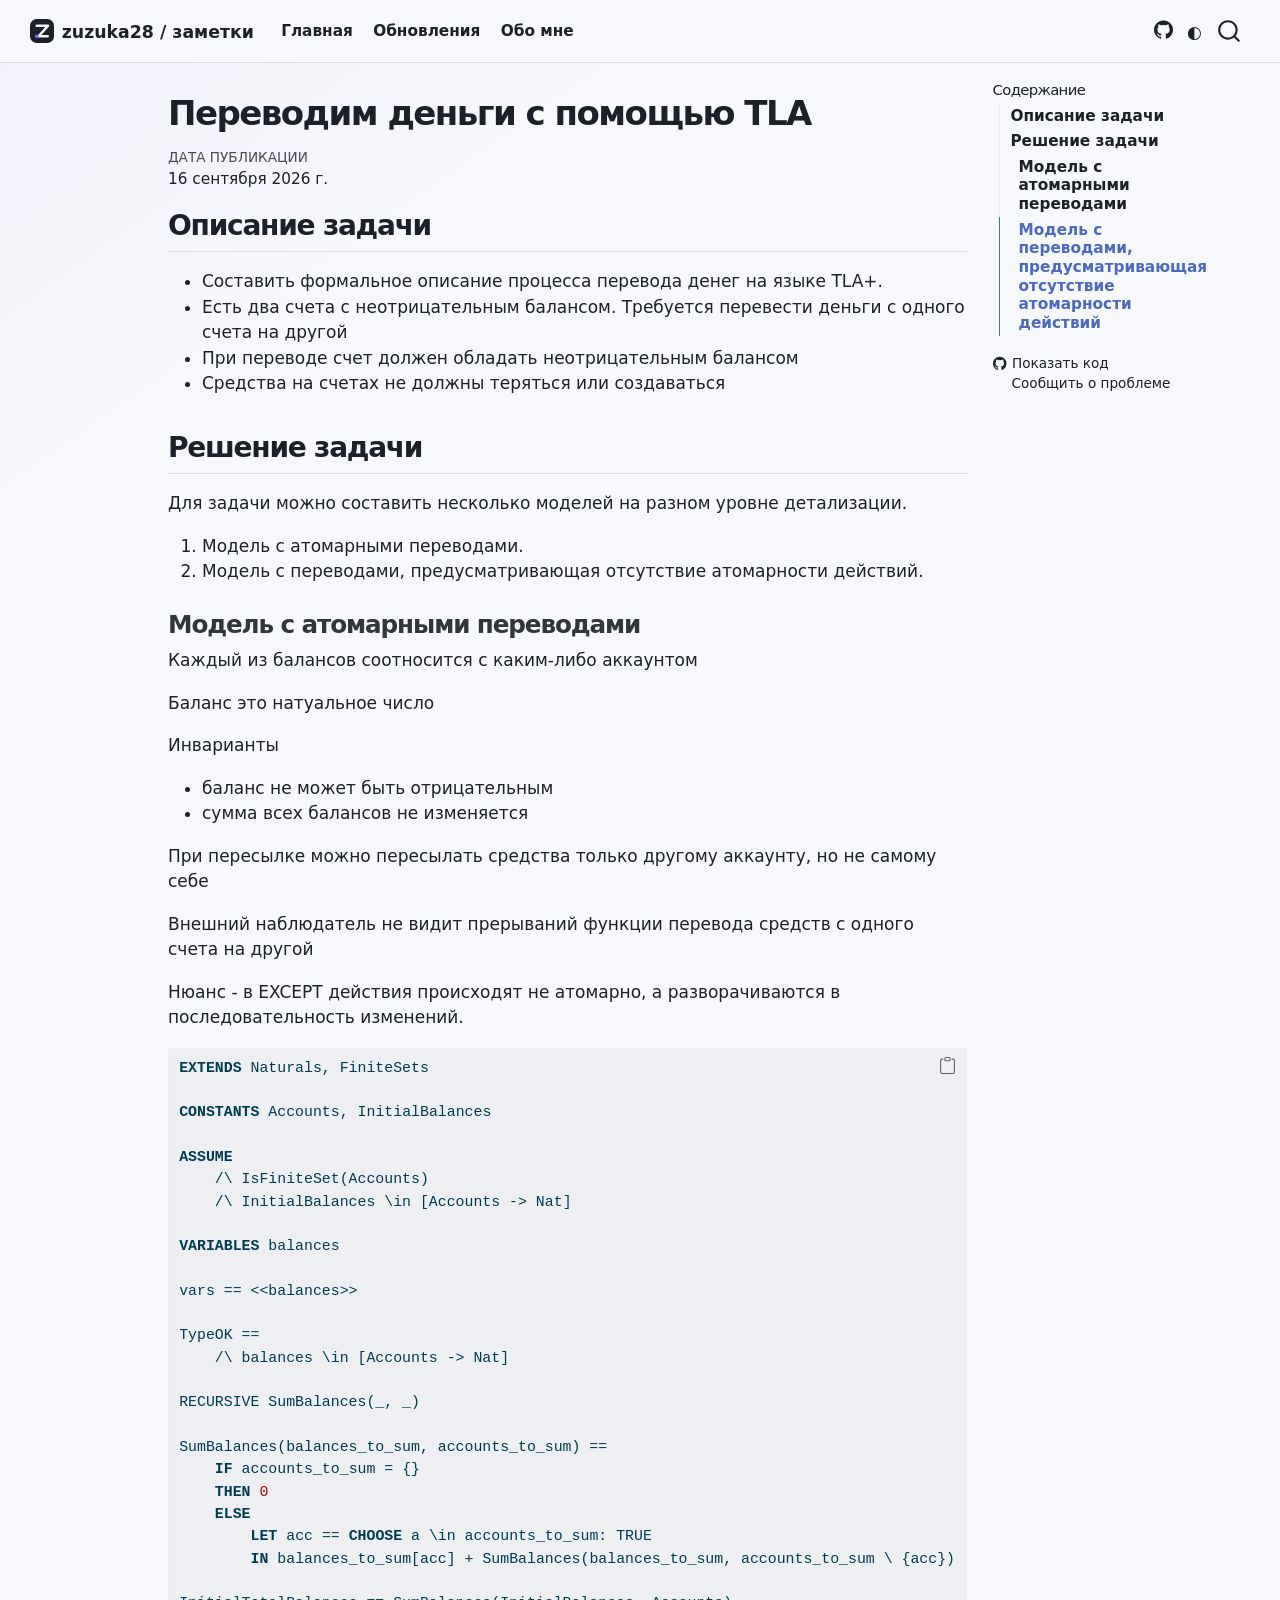
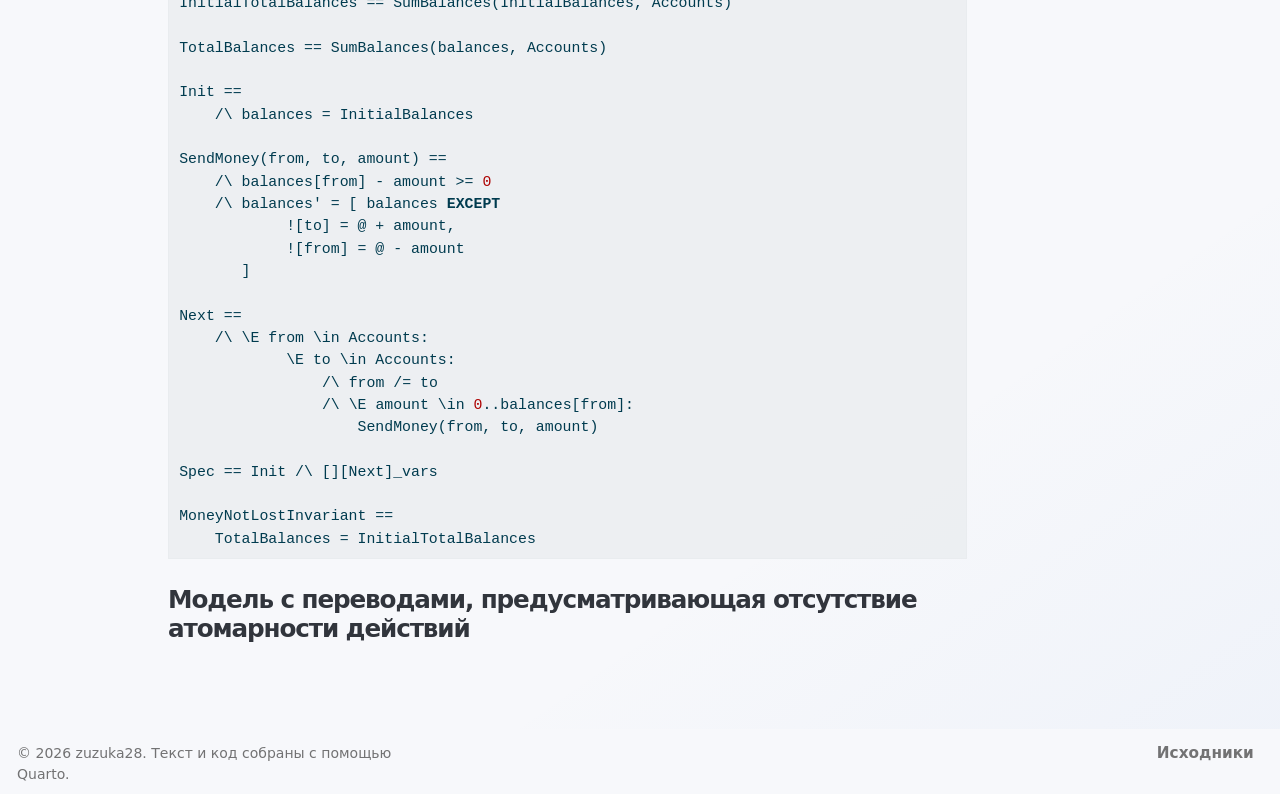
<file: posts/learn-tla/money-transfer-problem.html>
<!DOCTYPE html>
<html xmlns="http://www.w3.org/1999/xhtml" lang="ru" xml:lang="ru"><head>

<meta charset="utf-8">
<meta name="generator" content="quarto-1.9.38">

<meta name="viewport" content="width=device-width, initial-scale=1.0, user-scalable=yes">


<title>Переводим деньги с помощью TLA – zuzuka28 / заметки</title>
<style>
/* Default styles provided by pandoc.
** See https://pandoc.org/MANUAL.html#variables-for-html for config info.
*/
code{white-space: pre-wrap;}
span.smallcaps{font-variant: small-caps;}
div.columns{display: flex; gap: min(4vw, 1.5em);}
div.column{flex: auto; overflow-x: auto;}
div.hanging-indent{margin-left: 1.5em; text-indent: -1.5em;}
ul.task-list{list-style: none;}
ul.task-list li input[type="checkbox"] {
  width: 0.8em;
  margin: 0 0.8em 0.2em -1em; /* quarto-specific, see https://github.com/quarto-dev/quarto-cli/issues/4556 */ 
  vertical-align: middle;
}
/* CSS for syntax highlighting */
html { -webkit-text-size-adjust: 100%; }
pre > code.sourceCode { white-space: pre; position: relative; }
pre > code.sourceCode > span { display: inline-block; line-height: 1.25; }
pre > code.sourceCode > span:empty { height: 1.2em; }
.sourceCode { overflow: visible; }
code.sourceCode > span { color: inherit; text-decoration: inherit; }
div.sourceCode { margin: 1em 0; }
pre.sourceCode { margin: 0; }
@media screen {
div.sourceCode { overflow: auto; }
}
@media print {
pre > code.sourceCode { white-space: pre-wrap; }
pre > code.sourceCode > span { text-indent: -5em; padding-left: 5em; }
}
pre.numberSource code
  { counter-reset: source-line 0; }
pre.numberSource code > span
  { position: relative; left: -4em; counter-increment: source-line; }
pre.numberSource code > span > a:first-child::before
  { content: counter(source-line);
    position: relative; left: -1em; text-align: right; vertical-align: baseline;
    border: none; display: inline-block;
    -webkit-touch-callout: none; -webkit-user-select: none;
    -khtml-user-select: none; -moz-user-select: none;
    -ms-user-select: none; user-select: none;
    padding: 0 4px; width: 4em;
  }
pre.numberSource { margin-left: 3em;  padding-left: 4px; }
div.sourceCode
  {   }
@media screen {
pre > code.sourceCode > span > a:first-child::before { text-decoration: underline; }
}
</style>


<script src="../../site_libs/quarto-nav/quarto-nav.js"></script>
<script src="../../site_libs/clipboard/clipboard.min.js"></script>
<script src="../../site_libs/quarto-search/autocomplete.umd.js"></script>
<script src="../../site_libs/quarto-search/fuse.min.js"></script>
<script src="../../site_libs/quarto-search/quarto-search.js"></script>
<meta name="quarto:offset" content="../../">
<link href="../../assets/github-profile.jpg" rel="icon" type="image/jpeg">
<script src="../../site_libs/quarto-html/quarto.js" type="module"></script>
<script src="../../site_libs/quarto-html/tabsets/tabsets.js" type="module"></script>
<script src="../../site_libs/quarto-html/popper.min.js"></script>
<script src="../../site_libs/quarto-html/tippy.umd.min.js"></script>
<script src="../../site_libs/quarto-html/anchor.min.js"></script>
<link href="../../site_libs/quarto-html/tippy.css" rel="stylesheet">
<link href="../../site_libs/quarto-html/quarto-syntax-highlighting-15634bcf2e68342d4ad2dfa704d543f6.css" rel="stylesheet" class="quarto-color-scheme" id="quarto-text-highlighting-styles">
<link href="../../site_libs/quarto-html/quarto-syntax-highlighting-dark-0a6b7249c26820e032cb0bd839ff02b1.css" rel="stylesheet" class="quarto-color-scheme quarto-color-alternate" id="quarto-text-highlighting-styles">
<link href="../../site_libs/quarto-html/quarto-syntax-highlighting-15634bcf2e68342d4ad2dfa704d543f6.css" rel="stylesheet" class="quarto-color-scheme-extra" id="quarto-text-highlighting-styles">
<script src="../../site_libs/bootstrap/bootstrap.min.js"></script>
<link href="../../site_libs/bootstrap/bootstrap-icons.css" rel="stylesheet">
<link href="../../site_libs/bootstrap/bootstrap-9686be4dad804de28d9331e743aef16b.min.css" rel="stylesheet" append-hash="true" class="quarto-color-scheme" id="quarto-bootstrap" data-mode="light">
<link href="../../site_libs/bootstrap/bootstrap-dark-185f9a51d345aa95674c9ed22709a4a0.min.css" rel="stylesheet" append-hash="true" class="quarto-color-scheme quarto-color-alternate" id="quarto-bootstrap" data-mode="dark">
<link href="../../site_libs/bootstrap/bootstrap-9686be4dad804de28d9331e743aef16b.min.css" rel="stylesheet" append-hash="true" class="quarto-color-scheme-extra" id="quarto-bootstrap" data-mode="light">
<script id="quarto-search-options" type="application/json">{
  "location": "navbar",
  "copy-button": false,
  "collapse-after": 3,
  "panel-placement": "end",
  "type": "overlay",
  "limit": 50,
  "keyboard-shortcut": [
    "f",
    "/",
    "s"
  ],
  "language": {
    "search-no-results-text": "Поиск не дал результатов",
    "search-matching-documents-text": "Результаты поиска",
    "search-copy-link-title": "Скопировать ссылку",
    "search-hide-matches-text": "Скрыть дополнительные результаты",
    "search-more-match-text": "дополнительный результат в этом документе",
    "search-more-matches-text": "дополнительных результата(-ов) в этом документе",
    "search-clear-button-title": "Очистить",
    "search-text-placeholder": "",
    "search-detached-cancel-button-title": "Отменить",
    "search-submit-button-title": "Найти",
    "search-label": "Поиск"
  }
}</script>
<style>html{ scroll-behavior: smooth; }</style>
<script data-goatcounter="https://zuzuka28.goatcounter.com/count" async="" src="https://gc.zgo.at/count.js"></script>
<script data-goatcounter-counter-ui="">
  (() => {
    const counterBaseUrl = "https://zuzuka28.goatcounter.com/counter/";

    async function getViewCount(path) {
      const response = await fetch(`${counterBaseUrl}${encodeURIComponent(path)}.json`, {
        credentials: "omit",
        headers: { Accept: "application/json" },
      });

      if (!response.ok) throw new Error(`GoatCounter returned ${response.status}`);

      const data = await response.json();
      if (data.count === undefined || data.count === null) {
        throw new Error("GoatCounter response does not contain a count");
      }

      return String(data.count);
    }

    async function showCount(element, path, render) {
      try {
        element.textContent = render(await getViewCount(path));
        element.hidden = false;
        return true;
      } catch {
        // Counters are optional UI: keep them hidden when GoatCounter is blocked.
        return false;
      }
    }

    function addListingCounters() {
      document.querySelectorAll(".quarto-listing .quarto-post").forEach((post) => {
        const postLink = post.querySelector(".listing-title a[href]");
        const metadata = post.querySelector(".metadata > a");
        if (!postLink || !metadata) return;

        const counter = document.createElement("div");
        counter.className = "listing-views";
        counter.hidden = true;
        metadata.append(counter);

        const path = new URL(postLink.href, window.location.href).pathname;
        void showCount(counter, path, (count) => `Просмотры: ${count}`);
      });
    }

    function addPostCounter() {
      const titleMetadata = document.querySelector("#title-block-header .quarto-title-meta");
      if (!titleMetadata || !window.location.pathname.includes("/posts/")) return;

      const item = document.createElement("div");
      item.className = "post-views";
      item.hidden = true;

      const heading = document.createElement("div");
      heading.className = "quarto-title-meta-heading";
      heading.textContent = "Просмотры";

      const contents = document.createElement("div");
      contents.className = "quarto-title-meta-contents";

      const count = document.createElement("p");
      count.className = "view-count";
      contents.append(count);
      item.append(heading, contents);
      titleMetadata.append(item);

      const path = window.location.pathname + window.location.search;
      void showCount(count, path, (value) => value).then((shown) => {
        if (shown) item.hidden = false;
      });
    }

    document.addEventListener("DOMContentLoaded", () => {
      addListingCounters();
      addPostCounter();
    });
  })();
</script>


<meta property="og:title" content="Переводим деньги с помощью TLA – zuzuka28 / заметки">
<meta property="og:description" content="Здесь водятся драконы.">
<meta property="og:image" content="https://zuzuka28.github.io/public-blog/posts/learn-tla/assets/social-card.png">
<meta property="og:site_name" content="zuzuka28 / заметки">
<meta name="twitter:title" content="Переводим деньги с помощью TLA – zuzuka28 / заметки">
<meta name="twitter:description" content="Здесь водятся драконы.">
<meta name="twitter:image" content="https://zuzuka28.github.io/public-blog/posts/learn-tla/assets/social-card.png">
<meta name="twitter:card" content="summary_large_image">
</head>

<body class="nav-fixed quarto-light"><script id="quarto-html-before-body" type="application/javascript">
    const toggleBodyColorMode = (bsSheetEl) => {
      const mode = bsSheetEl.getAttribute("data-mode");
      const bodyEl = window.document.querySelector("body");
      if (mode === "dark") {
        bodyEl.classList.add("quarto-dark");
        bodyEl.classList.remove("quarto-light");
      } else {
        bodyEl.classList.add("quarto-light");
        bodyEl.classList.remove("quarto-dark");
      }
    }
    const toggleBodyColorPrimary = () => {
      const bsSheetEl = window.document.querySelector("link#quarto-bootstrap:not([rel=disabled-stylesheet])");
      if (bsSheetEl) {
        toggleBodyColorMode(bsSheetEl);
      }
    }
    const setColorSchemeToggle = (alternate) => {
      const toggles = window.document.querySelectorAll('.quarto-color-scheme-toggle');
      for (let i=0; i < toggles.length; i++) {
        const toggle = toggles[i];
        if (toggle) {
          if (alternate) {
            toggle.classList.add("alternate");
          } else {
            toggle.classList.remove("alternate");
          }
        }
      }
    };
    const toggleColorMode = (alternate) => {
      // Switch the stylesheets
      const primaryStylesheets = window.document.querySelectorAll('link.quarto-color-scheme:not(.quarto-color-alternate)');
      const alternateStylesheets = window.document.querySelectorAll('link.quarto-color-scheme.quarto-color-alternate');
      manageTransitions('#quarto-margin-sidebar .nav-link', false);
      if (alternate) {
        // note: dark is layered on light, we don't disable primary!
        enableStylesheet(alternateStylesheets);
        for (const sheetNode of alternateStylesheets) {
          if (sheetNode.id === "quarto-bootstrap") {
            toggleBodyColorMode(sheetNode);
          }
        }
      } else {
        disableStylesheet(alternateStylesheets);
        enableStylesheet(primaryStylesheets)
        toggleBodyColorPrimary();
      }
      manageTransitions('#quarto-margin-sidebar .nav-link', true);
      // Switch the toggles
      setColorSchemeToggle(alternate)
      // Hack to workaround the fact that safari doesn't
      // properly recolor the scrollbar when toggling (#1455)
      if (navigator.userAgent.indexOf('Safari') > 0 && navigator.userAgent.indexOf('Chrome') == -1) {
        manageTransitions("body", false);
        window.scrollTo(0, 1);
        setTimeout(() => {
          window.scrollTo(0, 0);
          manageTransitions("body", true);
        }, 40);
      }
    }
    const disableStylesheet = (stylesheets) => {
      for (let i=0; i < stylesheets.length; i++) {
        const stylesheet = stylesheets[i];
        stylesheet.rel = 'disabled-stylesheet';
      }
    }
    const enableStylesheet = (stylesheets) => {
      for (let i=0; i < stylesheets.length; i++) {
        const stylesheet = stylesheets[i];
        if(stylesheet.rel !== 'stylesheet') { // for Chrome, which will still FOUC without this check
          stylesheet.rel = 'stylesheet';
        }
      }
    }
    const manageTransitions = (selector, allowTransitions) => {
      const els = window.document.querySelectorAll(selector);
      for (let i=0; i < els.length; i++) {
        const el = els[i];
        if (allowTransitions) {
          el.classList.remove('notransition');
        } else {
          el.classList.add('notransition');
        }
      }
    }
    const isFileUrl = () => {
      return window.location.protocol === 'file:';
    }
    const hasAlternateSentinel = () => {
      let styleSentinel = getColorSchemeSentinel();
      if (styleSentinel !== null) {
        return styleSentinel === "alternate";
      } else {
        return false;
      }
    }
    const setStyleSentinel = (alternate) => {
      const value = alternate ? "alternate" : "default";
      if (!isFileUrl()) {
        window.localStorage.setItem("quarto-color-scheme", value);
      } else {
        localAlternateSentinel = value;
      }
    }
    const getColorSchemeSentinel = () => {
      if (!isFileUrl()) {
        const storageValue = window.localStorage.getItem("quarto-color-scheme");
        return storageValue != null ? storageValue : localAlternateSentinel;
      } else {
        return localAlternateSentinel;
      }
    }
    const toggleGiscusIfUsed = (isAlternate, darkModeDefault) => {
      const baseTheme = document.querySelector('#giscus-base-theme')?.value ?? 'light';
      const alternateTheme = document.querySelector('#giscus-alt-theme')?.value ?? 'dark';
      let newTheme = '';
      if(authorPrefersDark) {
        newTheme = isAlternate ? baseTheme : alternateTheme;
      } else {
        newTheme = isAlternate ? alternateTheme : baseTheme;
      }
      const changeGiscusTheme = () => {
        // From: https://github.com/giscus/giscus/issues/336
        const sendMessage = (message) => {
          const iframe = document.querySelector('iframe.giscus-frame');
          if (!iframe) return;
          iframe.contentWindow.postMessage({ giscus: message }, 'https://giscus.app');
        }
        sendMessage({
          setConfig: {
            theme: newTheme
          }
        });
      }
      const isGiscussLoaded = window.document.querySelector('iframe.giscus-frame') !== null;
      if (isGiscussLoaded) {
        changeGiscusTheme();
      }
    };
    const authorPrefersDark = false;
    const queryPrefersDark = window.matchMedia('(prefers-color-scheme: dark)');
    const darkModeDefault = queryPrefersDark.matches;
      document.querySelector('link#quarto-text-highlighting-styles.quarto-color-scheme-extra').rel = 'disabled-stylesheet';
      document.querySelector('link#quarto-bootstrap.quarto-color-scheme-extra').rel = 'disabled-stylesheet';
    let localAlternateSentinel = darkModeDefault ? 'alternate' : 'default';
    // Dark / light mode switch
    window.quartoToggleColorScheme = () => {
      // Read the current dark / light value
      let toAlternate = !hasAlternateSentinel();
      toggleColorMode(toAlternate);
      setStyleSentinel(toAlternate);
      toggleGiscusIfUsed(toAlternate, darkModeDefault);
      window.dispatchEvent(new Event('resize'));
    };
    queryPrefersDark.addEventListener("change", e => {
      if(window.localStorage.getItem("quarto-color-scheme") !== null)
        return;
      const alternate = e.matches
      toggleColorMode(alternate);
      localAlternateSentinel = e.matches ? 'alternate' : 'default'; // this is used alongside local storage!
      toggleGiscusIfUsed(alternate, darkModeDefault);
    });
    // Switch to dark mode if need be
    if (hasAlternateSentinel()) {
      toggleColorMode(true);
    } else {
      toggleColorMode(false);
    }
  </script>

<div id="quarto-search-results"></div>
  <header id="quarto-header" class="headroom fixed-top">
    <nav class="navbar navbar-expand-lg " data-bs-theme="dark">
      <div class="navbar-container container-fluid">
      <div class="navbar-brand-container mx-auto">
    <a href="../../index.html" class="navbar-brand navbar-brand-logo">
    <img src="../../assets/mark.svg" alt="Знак блога: буква Z" class="navbar-logo light-content">
    <img src="../../assets/mark.svg" alt="Знак блога: буква Z" class="navbar-logo dark-content">
    </a>
    <a class="navbar-brand" href="../../index.html">
    <span class="navbar-title">zuzuka28 / заметки</span>
    </a>
  </div>
            <div id="quarto-search" class="" title="Поиск"></div>
          <button class="navbar-toggler" type="button" data-bs-toggle="collapse" data-bs-target="#navbarCollapse" aria-controls="navbarCollapse" role="menu" aria-expanded="false" aria-label="Переключить навигацию" onclick="if (window.quartoToggleHeadroom) { window.quartoToggleHeadroom(); }">
  <span class="navbar-toggler-icon"></span>
</button>
          <div class="collapse navbar-collapse" id="navbarCollapse">
            <ul class="navbar-nav navbar-nav-scroll me-auto">
  <li class="nav-item">
    <a class="nav-link" href="../../index.html"> 
<span class="menu-text">Главная</span></a>
  </li>  
  <li class="nav-item">
    <a class="nav-link" href="../../updates.html"> 
<span class="menu-text">Обновления</span></a>
  </li>  
  <li class="nav-item">
    <a class="nav-link" href="../../about.html"> 
<span class="menu-text">Обо мне</span></a>
  </li>  
</ul>
            <ul class="navbar-nav navbar-nav-scroll ms-auto">
  <li class="nav-item compact">
    <a class="nav-link" href="https://github.com/zuzuka28"> <i class="bi bi-github" role="img" aria-label="GitHub">
</i> 
<span class="menu-text"></span></a>
  </li>  
</ul>
          </div> <!-- /navcollapse -->
            <div class="quarto-navbar-tools">
  <a href="" class="quarto-color-scheme-toggle quarto-navigation-tool  px-1" onclick="window.quartoToggleColorScheme(); return false;" title="Переключить темный режим"><i class="bi"></i></a>
</div>
      </div> <!-- /container-fluid -->
    </nav>
</header>
<!-- content -->
<div id="quarto-content" class="quarto-container page-columns page-rows-contents page-layout-article page-navbar">
<!-- sidebar -->
<!-- margin-sidebar -->
    <div id="quarto-margin-sidebar" class="sidebar margin-sidebar">
        <nav id="TOC" role="doc-toc" class="toc-active">
    <h2 id="toc-title">Содержание</h2>
   
  <ul>
  <li><a href="#описание-задачи" id="toc-описание-задачи" class="nav-link active" data-scroll-target="#описание-задачи">Описание задачи</a></li>
  <li><a href="#решение-задачи" id="toc-решение-задачи" class="nav-link" data-scroll-target="#решение-задачи">Решение задачи</a>
  <ul class="collapse">
  <li><a href="#модель-с-атомарными-переводами" id="toc-модель-с-атомарными-переводами" class="nav-link" data-scroll-target="#модель-с-атомарными-переводами">Модель с атомарными переводами</a></li>
  <li><a href="#модель-с-переводами-предусматривающая-отсутствие-атомарности-действий" id="toc-модель-с-переводами-предусматривающая-отсутствие-атомарности-действий" class="nav-link" data-scroll-target="#модель-с-переводами-предусматривающая-отсутствие-атомарности-действий">Модель с переводами, предусматривающая отсутствие атомарности действий</a></li>
  </ul></li>
  </ul>
<div class="toc-actions"><ul><li><a href="https://github.com/zuzuka28/public-blog/blob/main/posts/learn-tla/money-transfer-problem.qmd" class="toc-action"><i class="bi bi-github"></i>Показать код</a></li><li><a href="https://github.com/zuzuka28/public-blog/issues/new" class="toc-action"><i class="bi empty"></i>Сообщить о проблеме</a></li></ul></div></nav>
    </div>
<!-- main -->
<main class="content" id="quarto-document-content">


<header id="title-block-header" class="quarto-title-block default">
<div class="quarto-title">
<h1 class="title">Переводим деньги с помощью TLA</h1>
</div>



<div class="quarto-title-meta">

    
    <div>
    <div class="quarto-title-meta-heading">Дата публикации</div>
    <div class="quarto-title-meta-contents">
      <p class="date">16 сентября 2026 г.</p>
    </div>
  </div>
  
    
  </div>
  


</header>


<section id="описание-задачи" class="level2">
<h2 class="anchored" data-anchor-id="описание-задачи">Описание задачи</h2>
<ul>
<li>Составить формальное описание процесса перевода денег на языке TLA+.</li>
<li>Есть два счета с неотрицательным балансом. Требуется перевести деньги с одного счета на другой</li>
<li>При переводе счет должен обладать неотрицательным балансом</li>
<li>Средства на счетах не должны теряться или создаваться</li>
</ul>
</section>
<section id="решение-задачи" class="level2">
<h2 class="anchored" data-anchor-id="решение-задачи">Решение задачи</h2>
<p>Для задачи можно составить несколько моделей на разном уровне детализации.</p>
<ol type="1">
<li>Модель с атомарными переводами.</li>
<li>Модель с переводами, предусматривающая отсутствие атомарности действий.</li>
</ol>
<section id="модель-с-атомарными-переводами" class="level3">
<h3 class="anchored" data-anchor-id="модель-с-атомарными-переводами">Модель с атомарными переводами</h3>
<p>Каждый из балансов соотносится с каким-либо аккаунтом</p>
<p>Баланс это натуальное число</p>
<p>Инварианты</p>
<ul>
<li>баланс не может быть отрицательным</li>
<li>сумма всех балансов не изменяется</li>
</ul>
<p>При пересылке можно пересылать средства только другому аккаунту, но не самому себе</p>
<p>Внешний наблюдатель не видит прерываний функции перевода средств с одного счета на другой</p>
<p>Нюанс - в EXCEPT действия происходят не атомарно, а разворачиваются в последовательность изменений.</p>
<div class="code-copy-outer-scaffold"><div class="sourceCode" id="cb1"><pre class="sourceCode tlaplus code-with-copy"><code class="sourceCode tlaplus"><span id="cb1-1"><a href="#cb1-1" aria-hidden="true" tabindex="-1"></a><span class="kw">EXTENDS</span> Naturals, FiniteSets</span>
<span id="cb1-2"><a href="#cb1-2" aria-hidden="true" tabindex="-1"></a></span>
<span id="cb1-3"><a href="#cb1-3" aria-hidden="true" tabindex="-1"></a><span class="kw">CONSTANTS</span> Accounts, InitialBalances</span>
<span id="cb1-4"><a href="#cb1-4" aria-hidden="true" tabindex="-1"></a></span>
<span id="cb1-5"><a href="#cb1-5" aria-hidden="true" tabindex="-1"></a><span class="kw">ASSUME</span></span>
<span id="cb1-6"><a href="#cb1-6" aria-hidden="true" tabindex="-1"></a>    /\ IsFiniteSet(Accounts)</span>
<span id="cb1-7"><a href="#cb1-7" aria-hidden="true" tabindex="-1"></a>    /\ InitialBalances \in [Accounts -&gt; Nat]</span>
<span id="cb1-8"><a href="#cb1-8" aria-hidden="true" tabindex="-1"></a></span>
<span id="cb1-9"><a href="#cb1-9" aria-hidden="true" tabindex="-1"></a><span class="kw">VARIABLES</span> balances</span>
<span id="cb1-10"><a href="#cb1-10" aria-hidden="true" tabindex="-1"></a></span>
<span id="cb1-11"><a href="#cb1-11" aria-hidden="true" tabindex="-1"></a>vars == &lt;&lt;balances&gt;&gt;</span>
<span id="cb1-12"><a href="#cb1-12" aria-hidden="true" tabindex="-1"></a></span>
<span id="cb1-13"><a href="#cb1-13" aria-hidden="true" tabindex="-1"></a>TypeOK ==</span>
<span id="cb1-14"><a href="#cb1-14" aria-hidden="true" tabindex="-1"></a>    /\ balances \in [Accounts -&gt; Nat]</span>
<span id="cb1-15"><a href="#cb1-15" aria-hidden="true" tabindex="-1"></a></span>
<span id="cb1-16"><a href="#cb1-16" aria-hidden="true" tabindex="-1"></a>RECURSIVE SumBalances(_, _)</span>
<span id="cb1-17"><a href="#cb1-17" aria-hidden="true" tabindex="-1"></a></span>
<span id="cb1-18"><a href="#cb1-18" aria-hidden="true" tabindex="-1"></a>SumBalances(balances_to_sum, accounts_to_sum) ==</span>
<span id="cb1-19"><a href="#cb1-19" aria-hidden="true" tabindex="-1"></a>    <span class="kw">IF</span> accounts_to_sum = {}</span>
<span id="cb1-20"><a href="#cb1-20" aria-hidden="true" tabindex="-1"></a>    <span class="kw">THEN</span> <span class="dv">0</span></span>
<span id="cb1-21"><a href="#cb1-21" aria-hidden="true" tabindex="-1"></a>    <span class="kw">ELSE</span></span>
<span id="cb1-22"><a href="#cb1-22" aria-hidden="true" tabindex="-1"></a>        <span class="kw">LET</span> acc == <span class="kw">CHOOSE</span> a \in accounts_to_sum: TRUE</span>
<span id="cb1-23"><a href="#cb1-23" aria-hidden="true" tabindex="-1"></a>        <span class="kw">IN</span> balances_to_sum[acc] + SumBalances(balances_to_sum, accounts_to_sum \ {acc})</span>
<span id="cb1-24"><a href="#cb1-24" aria-hidden="true" tabindex="-1"></a></span>
<span id="cb1-25"><a href="#cb1-25" aria-hidden="true" tabindex="-1"></a>InitialTotalBalances == SumBalances(InitialBalances, Accounts)</span>
<span id="cb1-26"><a href="#cb1-26" aria-hidden="true" tabindex="-1"></a></span>
<span id="cb1-27"><a href="#cb1-27" aria-hidden="true" tabindex="-1"></a>TotalBalances == SumBalances(balances, Accounts)</span>
<span id="cb1-28"><a href="#cb1-28" aria-hidden="true" tabindex="-1"></a></span>
<span id="cb1-29"><a href="#cb1-29" aria-hidden="true" tabindex="-1"></a>Init ==</span>
<span id="cb1-30"><a href="#cb1-30" aria-hidden="true" tabindex="-1"></a>    /\ balances = InitialBalances</span>
<span id="cb1-31"><a href="#cb1-31" aria-hidden="true" tabindex="-1"></a></span>
<span id="cb1-32"><a href="#cb1-32" aria-hidden="true" tabindex="-1"></a>SendMoney(from, to, amount) ==</span>
<span id="cb1-33"><a href="#cb1-33" aria-hidden="true" tabindex="-1"></a>    /\ balances[from] - amount &gt;= <span class="dv">0</span></span>
<span id="cb1-34"><a href="#cb1-34" aria-hidden="true" tabindex="-1"></a>    /\ balances' = [ balances <span class="kw">EXCEPT</span></span>
<span id="cb1-35"><a href="#cb1-35" aria-hidden="true" tabindex="-1"></a>            ![to] = @ + amount,</span>
<span id="cb1-36"><a href="#cb1-36" aria-hidden="true" tabindex="-1"></a>            ![from] = @ - amount</span>
<span id="cb1-37"><a href="#cb1-37" aria-hidden="true" tabindex="-1"></a>       ]</span>
<span id="cb1-38"><a href="#cb1-38" aria-hidden="true" tabindex="-1"></a></span>
<span id="cb1-39"><a href="#cb1-39" aria-hidden="true" tabindex="-1"></a>Next ==</span>
<span id="cb1-40"><a href="#cb1-40" aria-hidden="true" tabindex="-1"></a>    /\ \E from \in Accounts:</span>
<span id="cb1-41"><a href="#cb1-41" aria-hidden="true" tabindex="-1"></a>            \E to \in Accounts:</span>
<span id="cb1-42"><a href="#cb1-42" aria-hidden="true" tabindex="-1"></a>                /\ from /= to</span>
<span id="cb1-43"><a href="#cb1-43" aria-hidden="true" tabindex="-1"></a>                /\ \E amount \in <span class="dv">0</span>..balances[from]:</span>
<span id="cb1-44"><a href="#cb1-44" aria-hidden="true" tabindex="-1"></a>                    SendMoney(from, to, amount)</span>
<span id="cb1-45"><a href="#cb1-45" aria-hidden="true" tabindex="-1"></a></span>
<span id="cb1-46"><a href="#cb1-46" aria-hidden="true" tabindex="-1"></a>Spec == Init /\ [][Next]_vars</span>
<span id="cb1-47"><a href="#cb1-47" aria-hidden="true" tabindex="-1"></a></span>
<span id="cb1-48"><a href="#cb1-48" aria-hidden="true" tabindex="-1"></a>MoneyNotLostInvariant ==</span>
<span id="cb1-49"><a href="#cb1-49" aria-hidden="true" tabindex="-1"></a>    TotalBalances = InitialTotalBalances</span></code></pre></div><button title="Скопировать текст" class="code-copy-button"><i class="bi"></i></button></div>
</section>
<section id="модель-с-переводами-предусматривающая-отсутствие-атомарности-действий" class="level3">
<h3 class="anchored" data-anchor-id="модель-с-переводами-предусматривающая-отсутствие-атомарности-действий">Модель с переводами, предусматривающая отсутствие атомарности действий</h3>


</section>
</section>

<a onclick="window.scrollTo(0, 0); return false;" role="button" id="quarto-back-to-top"><i class="bi bi-arrow-up"></i> Наверх</a></main> <!-- /main -->
<script id="quarto-html-after-body" type="application/javascript">
  window.document.addEventListener("DOMContentLoaded", function (event) {
    // Ensure there is a toggle, if there isn't float one in the top right
    if (window.document.querySelector('.quarto-color-scheme-toggle') === null) {
      const a = window.document.createElement('a');
      a.classList.add('top-right');
      a.classList.add('quarto-color-scheme-toggle');
      a.href = "";
      a.onclick = function() { try { window.quartoToggleColorScheme(); } catch {} return false; };
      const i = window.document.createElement("i");
      i.classList.add('bi');
      a.appendChild(i);
      window.document.body.appendChild(a);
    }
    setColorSchemeToggle(hasAlternateSentinel())
    const icon = "";
    const anchorJS = new window.AnchorJS();
    anchorJS.options = {
      placement: 'right',
      icon: icon
    };
    anchorJS.add('.anchored');
    const isCodeAnnotation = (el) => {
      for (const clz of el.classList) {
        if (clz.startsWith('code-annotation-')) {                     
          return true;
        }
      }
      return false;
    }
    const onCopySuccess = function(e) {
      // button target
      const button = e.trigger;
      // don't keep focus
      button.blur();
      // flash "checked"
      button.classList.add('code-copy-button-checked');
      var currentTitle = button.getAttribute("title");
      button.setAttribute("title", "Скопировано");
      let tooltip;
      if (window.bootstrap) {
        button.setAttribute("data-bs-toggle", "tooltip");
        button.setAttribute("data-bs-placement", "left");
        button.setAttribute("data-bs-title", "Скопировано");
        tooltip = new bootstrap.Tooltip(button, 
          { trigger: "manual", 
            customClass: "code-copy-button-tooltip",
            offset: [0, -8]});
        tooltip.show();    
      }
      setTimeout(function() {
        if (tooltip) {
          tooltip.hide();
          button.removeAttribute("data-bs-title");
          button.removeAttribute("data-bs-toggle");
          button.removeAttribute("data-bs-placement");
        }
        button.setAttribute("title", currentTitle);
        button.classList.remove('code-copy-button-checked');
      }, 1000);
      // clear code selection
      e.clearSelection();
    }
    const getTextToCopy = function(trigger) {
      const outerScaffold = trigger.parentElement.cloneNode(true);
      const codeEl = outerScaffold.querySelector('code');
      for (const childEl of codeEl.children) {
        if (isCodeAnnotation(childEl)) {
          childEl.remove();
        }
      }
      return codeEl.innerText;
    }
    const clipboard = new window.ClipboardJS('.code-copy-button:not([data-in-quarto-modal])', {
      text: getTextToCopy
    });
    clipboard.on('success', onCopySuccess);
    if (window.document.getElementById('quarto-embedded-source-code-modal')) {
      const clipboardModal = new window.ClipboardJS('.code-copy-button[data-in-quarto-modal]', {
        text: getTextToCopy,
        container: window.document.getElementById('quarto-embedded-source-code-modal')
      });
      clipboardModal.on('success', onCopySuccess);
    }
      var localhostRegex = new RegExp(/^(?:http|https):\/\/localhost\:?[0-9]*\//);
      var mailtoRegex = new RegExp(/^mailto:/);
        var filterRegex = new RegExp("https:\/\/zuzuka28\.github\.io\/public-blog");
      var isInternal = (href) => {
          return filterRegex.test(href) || localhostRegex.test(href) || mailtoRegex.test(href);
      }
      // Inspect non-navigation links and adorn them if external
     var links = window.document.querySelectorAll('a[href]:not(.nav-link):not(.navbar-brand):not(.toc-action):not(.sidebar-link):not(.sidebar-item-toggle):not(.pagination-link):not(.no-external):not([aria-hidden]):not(.dropdown-item):not(.quarto-navigation-tool):not(.about-link)');
      for (var i=0; i<links.length; i++) {
        const link = links[i];
        if (!isInternal(link.href)) {
          // undo the damage that might have been done by quarto-nav.js in the case of
          // links that we want to consider external
          if (link.dataset.originalHref !== undefined) {
            link.href = link.dataset.originalHref;
          }
            // target, if specified
            link.setAttribute("target", "_blank");
            if (link.getAttribute("rel") === null) {
              link.setAttribute("rel", "noopener");
            }
        }
      }
    function tippyHover(el, contentFn, onTriggerFn, onUntriggerFn) {
      const config = {
        allowHTML: true,
        maxWidth: 500,
        delay: 100,
        arrow: false,
        appendTo: function(el) {
            return el.parentElement;
        },
        interactive: true,
        interactiveBorder: 10,
        theme: 'quarto',
        placement: 'bottom-start',
      };
      if (contentFn) {
        config.content = contentFn;
      }
      if (onTriggerFn) {
        config.onTrigger = onTriggerFn;
      }
      if (onUntriggerFn) {
        config.onUntrigger = onUntriggerFn;
      }
      window.tippy(el, config); 
    }
    const noterefs = window.document.querySelectorAll('a[role="doc-noteref"]');
    for (var i=0; i<noterefs.length; i++) {
      const ref = noterefs[i];
      tippyHover(ref, function() {
        // use id or data attribute instead here
        let href = ref.getAttribute('data-footnote-href') || ref.getAttribute('href');
        try { href = new URL(href).hash; } catch {}
        const id = href.replace(/^#\/?/, "");
        const note = window.document.getElementById(id);
        if (note) {
          return note.innerHTML;
        } else {
          return "";
        }
      });
    }
    const xrefs = window.document.querySelectorAll('a.quarto-xref');
    const processXRef = (id, note) => {
      // Strip column container classes
      const stripColumnClz = (el) => {
        el.classList.remove("page-full", "page-columns");
        if (el.children) {
          for (const child of el.children) {
            stripColumnClz(child);
          }
        }
      }
      stripColumnClz(note)
      if (id === null || id.startsWith('sec-')) {
        // Special case sections, only their first couple elements
        const container = document.createElement("div");
        if (note.children && note.children.length > 2) {
          container.appendChild(note.children[0].cloneNode(true));
          for (let i = 1; i < note.children.length; i++) {
            const child = note.children[i];
            if (child.tagName === "P" && child.innerText === "") {
              continue;
            } else {
              container.appendChild(child.cloneNode(true));
              break;
            }
          }
          if (window.Quarto?.typesetMath) {
            window.Quarto.typesetMath(container);
          }
          return container.innerHTML
        } else {
          if (window.Quarto?.typesetMath) {
            window.Quarto.typesetMath(note);
          }
          return note.innerHTML;
        }
      } else {
        // Remove any anchor links if they are present
        const anchorLink = note.querySelector('a.anchorjs-link');
        if (anchorLink) {
          anchorLink.remove();
        }
        if (window.Quarto?.typesetMath) {
          window.Quarto.typesetMath(note);
        }
        if (note.classList.contains("callout")) {
          return note.outerHTML;
        } else {
          return note.innerHTML;
        }
      }
    }
    for (var i=0; i<xrefs.length; i++) {
      const xref = xrefs[i];
      tippyHover(xref, undefined, function(instance) {
        instance.disable();
        let url = xref.getAttribute('href');
        let hash = undefined; 
        if (url.startsWith('#')) {
          hash = url;
        } else {
          try { hash = new URL(url).hash; } catch {}
        }
        if (hash) {
          const id = hash.replace(/^#\/?/, "");
          const note = window.document.getElementById(id);
          if (note !== null) {
            try {
              const html = processXRef(id, note.cloneNode(true));
              instance.setContent(html);
            } finally {
              instance.enable();
              instance.show();
            }
          } else {
            // See if we can fetch this
            fetch(url.split('#')[0])
            .then(res => res.text())
            .then(html => {
              const parser = new DOMParser();
              const htmlDoc = parser.parseFromString(html, "text/html");
              const note = htmlDoc.getElementById(id);
              if (note !== null) {
                const html = processXRef(id, note);
                instance.setContent(html);
              } 
            }).finally(() => {
              instance.enable();
              instance.show();
            });
          }
        } else {
          // See if we can fetch a full url (with no hash to target)
          // This is a special case and we should probably do some content thinning / targeting
          fetch(url)
          .then(res => res.text())
          .then(html => {
            const parser = new DOMParser();
            const htmlDoc = parser.parseFromString(html, "text/html");
            const note = htmlDoc.querySelector('main.content');
            if (note !== null) {
              // This should only happen for chapter cross references
              // (since there is no id in the URL)
              // remove the first header
              if (note.children.length > 0 && note.children[0].tagName === "HEADER") {
                note.children[0].remove();
              }
              const html = processXRef(null, note);
              instance.setContent(html);
            } 
          }).finally(() => {
            instance.enable();
            instance.show();
          });
        }
      }, function(instance) {
      });
    }
        let selectedAnnoteEl;
        const selectorForAnnotation = ( cell, annotation) => {
          let cellAttr = 'data-code-cell="' + cell + '"';
          let lineAttr = 'data-code-annotation="' +  annotation + '"';
          const selector = 'span[' + cellAttr + '][' + lineAttr + ']';
          return selector;
        }
        const selectCodeLines = (annoteEl) => {
          const doc = window.document;
          const targetCell = annoteEl.getAttribute("data-target-cell");
          const targetAnnotation = annoteEl.getAttribute("data-target-annotation");
          const annoteSpan = window.document.querySelector(selectorForAnnotation(targetCell, targetAnnotation));
          const lines = annoteSpan.getAttribute("data-code-lines").split(",");
          const lineIds = lines.map((line) => {
            return targetCell + "-" + line;
          })
          let top = null;
          let height = null;
          let parent = null;
          if (lineIds.length > 0) {
              //compute the position of the single el (top and bottom and make a div)
              const el = window.document.getElementById(lineIds[0]);
              top = el.offsetTop;
              height = el.offsetHeight;
              parent = el.parentElement.parentElement;
            if (lineIds.length > 1) {
              const lastEl = window.document.getElementById(lineIds[lineIds.length - 1]);
              const bottom = lastEl.offsetTop + lastEl.offsetHeight;
              height = bottom - top;
            }
            if (top !== null && height !== null && parent !== null) {
              // cook up a div (if necessary) and position it 
              let div = window.document.getElementById("code-annotation-line-highlight");
              if (div === null) {
                div = window.document.createElement("div");
                div.setAttribute("id", "code-annotation-line-highlight");
                div.style.position = 'absolute';
                parent.appendChild(div);
              }
              div.style.top = top - 2 + "px";
              div.style.height = height + 4 + "px";
              div.style.left = 0;
              let gutterDiv = window.document.getElementById("code-annotation-line-highlight-gutter");
              if (gutterDiv === null) {
                gutterDiv = window.document.createElement("div");
                gutterDiv.setAttribute("id", "code-annotation-line-highlight-gutter");
                gutterDiv.style.position = 'absolute';
                const codeCell = window.document.getElementById(targetCell);
                const gutter = codeCell.querySelector('.code-annotation-gutter');
                gutter.appendChild(gutterDiv);
              }
              gutterDiv.style.top = top - 2 + "px";
              gutterDiv.style.height = height + 4 + "px";
            }
            selectedAnnoteEl = annoteEl;
          }
        };
        const unselectCodeLines = () => {
          const elementsIds = ["code-annotation-line-highlight", "code-annotation-line-highlight-gutter"];
          elementsIds.forEach((elId) => {
            const div = window.document.getElementById(elId);
            if (div) {
              div.remove();
            }
          });
          selectedAnnoteEl = undefined;
        };
          // Handle positioning of the toggle
      window.addEventListener(
        "resize",
        throttle(() => {
          elRect = undefined;
          if (selectedAnnoteEl) {
            selectCodeLines(selectedAnnoteEl);
          }
        }, 10)
      );
      function throttle(fn, ms) {
      let throttle = false;
      let timer;
        return (...args) => {
          if(!throttle) { // first call gets through
              fn.apply(this, args);
              throttle = true;
          } else { // all the others get throttled
              if(timer) clearTimeout(timer); // cancel #2
              timer = setTimeout(() => {
                fn.apply(this, args);
                timer = throttle = false;
              }, ms);
          }
        };
      }
        // Attach click handler to the DT
        const annoteDls = window.document.querySelectorAll('dt[data-target-cell]');
        for (const annoteDlNode of annoteDls) {
          annoteDlNode.addEventListener('click', (event) => {
            const clickedEl = event.target;
            if (clickedEl !== selectedAnnoteEl) {
              unselectCodeLines();
              const activeEl = window.document.querySelector('dt[data-target-cell].code-annotation-active');
              if (activeEl) {
                activeEl.classList.remove('code-annotation-active');
              }
              selectCodeLines(clickedEl);
              clickedEl.classList.add('code-annotation-active');
            } else {
              // Unselect the line
              unselectCodeLines();
              clickedEl.classList.remove('code-annotation-active');
            }
          });
        }
    const findCites = (el) => {
      const parentEl = el.parentElement;
      if (parentEl) {
        const cites = parentEl.dataset.cites;
        if (cites) {
          return {
            el,
            cites: cites.split(' ')
          };
        } else {
          return findCites(el.parentElement)
        }
      } else {
        return undefined;
      }
    };
    var bibliorefs = window.document.querySelectorAll('a[role="doc-biblioref"]');
    for (var i=0; i<bibliorefs.length; i++) {
      const ref = bibliorefs[i];
      const citeInfo = findCites(ref);
      if (citeInfo) {
        tippyHover(citeInfo.el, function() {
          var popup = window.document.createElement('div');
          citeInfo.cites.forEach(function(cite) {
            var citeDiv = window.document.createElement('div');
            citeDiv.classList.add('hanging-indent');
            citeDiv.classList.add('csl-entry');
            var biblioDiv = window.document.getElementById('ref-' + cite);
            if (biblioDiv) {
              citeDiv.innerHTML = biblioDiv.innerHTML;
            }
            popup.appendChild(citeDiv);
          });
          return popup.innerHTML;
        });
      }
    }
  });
  </script>
</div> <!-- /content -->
<footer class="footer">
  <div class="nav-footer">
    <div class="nav-footer-left">
<p>© 2026 zuzuka28. Текст и код собраны с помощью Quarto.</p>
</div>   
    <div class="nav-footer-center">
      &nbsp;
    <div class="toc-actions d-sm-block d-md-none"><ul><li><a href="https://github.com/zuzuka28/public-blog/blob/main/posts/learn-tla/money-transfer-problem.qmd" class="toc-action"><i class="bi bi-github"></i>Показать код</a></li><li><a href="https://github.com/zuzuka28/public-blog/issues/new" class="toc-action"><i class="bi empty"></i>Сообщить о проблеме</a></li></ul></div></div>
    <div class="nav-footer-right">
      <ul class="footer-items list-unstyled">
    <li class="nav-item">
    <a class="nav-link" href="https://github.com/zuzuka28/public-blog">
<p>Исходники</p>
</a>
  </li>  
</ul>
    </div>
  </div>
</footer>




<script src="../../site_libs/quarto-html/zenscroll-min.js"></script>
</body></html>
</file>
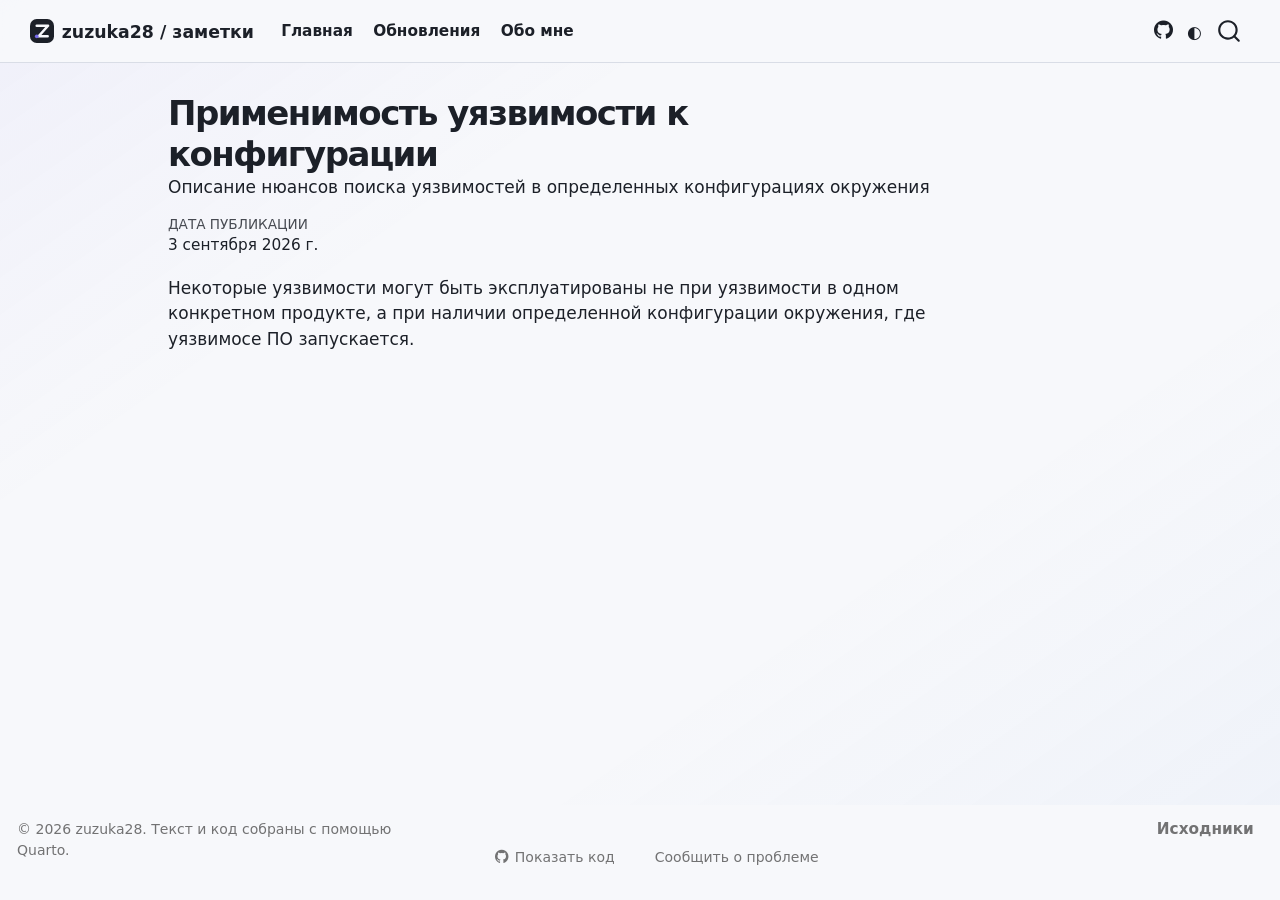
<file: posts/vulnerability-hunting/applicability.html>
<!DOCTYPE html>
<html xmlns="http://www.w3.org/1999/xhtml" lang="ru" xml:lang="ru"><head>

<meta charset="utf-8">
<meta name="generator" content="quarto-1.9.38">

<meta name="viewport" content="width=device-width, initial-scale=1.0, user-scalable=yes">

<meta name="description" content="Описание нюансов поиска уязвимостей в определенных конфигурациях окружения">

<title>Применимость уязвимости к конфигурации – zuzuka28 / заметки</title>
<style>
/* Default styles provided by pandoc.
** See https://pandoc.org/MANUAL.html#variables-for-html for config info.
*/
code{white-space: pre-wrap;}
span.smallcaps{font-variant: small-caps;}
div.columns{display: flex; gap: min(4vw, 1.5em);}
div.column{flex: auto; overflow-x: auto;}
div.hanging-indent{margin-left: 1.5em; text-indent: -1.5em;}
ul.task-list{list-style: none;}
ul.task-list li input[type="checkbox"] {
  width: 0.8em;
  margin: 0 0.8em 0.2em -1em; /* quarto-specific, see https://github.com/quarto-dev/quarto-cli/issues/4556 */ 
  vertical-align: middle;
}
</style>


<script src="../../site_libs/quarto-nav/quarto-nav.js"></script>
<script src="../../site_libs/clipboard/clipboard.min.js"></script>
<script src="../../site_libs/quarto-search/autocomplete.umd.js"></script>
<script src="../../site_libs/quarto-search/fuse.min.js"></script>
<script src="../../site_libs/quarto-search/quarto-search.js"></script>
<meta name="quarto:offset" content="../../">
<link href="../../assets/github-profile.jpg" rel="icon" type="image/jpeg">
<script src="../../site_libs/quarto-html/quarto.js" type="module"></script>
<script src="../../site_libs/quarto-html/tabsets/tabsets.js" type="module"></script>
<script src="../../site_libs/quarto-html/popper.min.js"></script>
<script src="../../site_libs/quarto-html/tippy.umd.min.js"></script>
<script src="../../site_libs/quarto-html/anchor.min.js"></script>
<link href="../../site_libs/quarto-html/tippy.css" rel="stylesheet">
<link href="../../site_libs/quarto-html/quarto-syntax-highlighting-15634bcf2e68342d4ad2dfa704d543f6.css" rel="stylesheet" class="quarto-color-scheme" id="quarto-text-highlighting-styles">
<link href="../../site_libs/quarto-html/quarto-syntax-highlighting-dark-0a6b7249c26820e032cb0bd839ff02b1.css" rel="stylesheet" class="quarto-color-scheme quarto-color-alternate" id="quarto-text-highlighting-styles">
<link href="../../site_libs/quarto-html/quarto-syntax-highlighting-15634bcf2e68342d4ad2dfa704d543f6.css" rel="stylesheet" class="quarto-color-scheme-extra" id="quarto-text-highlighting-styles">
<script src="../../site_libs/bootstrap/bootstrap.min.js"></script>
<link href="../../site_libs/bootstrap/bootstrap-icons.css" rel="stylesheet">
<link href="../../site_libs/bootstrap/bootstrap-9686be4dad804de28d9331e743aef16b.min.css" rel="stylesheet" append-hash="true" class="quarto-color-scheme" id="quarto-bootstrap" data-mode="light">
<link href="../../site_libs/bootstrap/bootstrap-dark-185f9a51d345aa95674c9ed22709a4a0.min.css" rel="stylesheet" append-hash="true" class="quarto-color-scheme quarto-color-alternate" id="quarto-bootstrap" data-mode="dark">
<link href="../../site_libs/bootstrap/bootstrap-9686be4dad804de28d9331e743aef16b.min.css" rel="stylesheet" append-hash="true" class="quarto-color-scheme-extra" id="quarto-bootstrap" data-mode="light">
<script id="quarto-search-options" type="application/json">{
  "location": "navbar",
  "copy-button": false,
  "collapse-after": 3,
  "panel-placement": "end",
  "type": "overlay",
  "limit": 50,
  "keyboard-shortcut": [
    "f",
    "/",
    "s"
  ],
  "language": {
    "search-no-results-text": "Поиск не дал результатов",
    "search-matching-documents-text": "Результаты поиска",
    "search-copy-link-title": "Скопировать ссылку",
    "search-hide-matches-text": "Скрыть дополнительные результаты",
    "search-more-match-text": "дополнительный результат в этом документе",
    "search-more-matches-text": "дополнительных результата(-ов) в этом документе",
    "search-clear-button-title": "Очистить",
    "search-text-placeholder": "",
    "search-detached-cancel-button-title": "Отменить",
    "search-submit-button-title": "Найти",
    "search-label": "Поиск"
  }
}</script>
<style>html{ scroll-behavior: smooth; }</style>
<script data-goatcounter="https://zuzuka28.goatcounter.com/count" async="" src="https://gc.zgo.at/count.js"></script>
<script data-goatcounter-counter-ui="">
  (() => {
    const counterBaseUrl = "https://zuzuka28.goatcounter.com/counter/";

    async function getViewCount(path) {
      const response = await fetch(`${counterBaseUrl}${encodeURIComponent(path)}.json`, {
        credentials: "omit",
        headers: { Accept: "application/json" },
      });

      if (!response.ok) throw new Error(`GoatCounter returned ${response.status}`);

      const data = await response.json();
      if (data.count === undefined || data.count === null) {
        throw new Error("GoatCounter response does not contain a count");
      }

      return String(data.count);
    }

    async function showCount(element, path, render) {
      try {
        element.textContent = render(await getViewCount(path));
        element.hidden = false;
        return true;
      } catch {
        // Counters are optional UI: keep them hidden when GoatCounter is blocked.
        return false;
      }
    }

    function addListingCounters() {
      document.querySelectorAll(".quarto-listing .quarto-post").forEach((post) => {
        const postLink = post.querySelector(".listing-title a[href]");
        const metadata = post.querySelector(".metadata > a");
        if (!postLink || !metadata) return;

        const counter = document.createElement("div");
        counter.className = "listing-views";
        counter.hidden = true;
        metadata.append(counter);

        const path = new URL(postLink.href, window.location.href).pathname;
        void showCount(counter, path, (count) => `Просмотры: ${count}`);
      });
    }

    function addPostCounter() {
      const titleMetadata = document.querySelector("#title-block-header .quarto-title-meta");
      if (!titleMetadata || !window.location.pathname.includes("/posts/")) return;

      const item = document.createElement("div");
      item.className = "post-views";
      item.hidden = true;

      const heading = document.createElement("div");
      heading.className = "quarto-title-meta-heading";
      heading.textContent = "Просмотры";

      const contents = document.createElement("div");
      contents.className = "quarto-title-meta-contents";

      const count = document.createElement("p");
      count.className = "view-count";
      contents.append(count);
      item.append(heading, contents);
      titleMetadata.append(item);

      const path = window.location.pathname + window.location.search;
      void showCount(count, path, (value) => value).then((shown) => {
        if (shown) item.hidden = false;
      });
    }

    document.addEventListener("DOMContentLoaded", () => {
      addListingCounters();
      addPostCounter();
    });
  })();
</script>


<meta property="og:title" content="Применимость уязвимости к конфигурации – zuzuka28 / заметки">
<meta property="og:description" content="Описание нюансов поиска уязвимостей в определенных конфигурациях окружения">
<meta property="og:image" content="https://zuzuka28.github.io/public-blog/posts/vulnerability-hunting/assets/social-card.png">
<meta property="og:site_name" content="zuzuka28 / заметки">
<meta name="twitter:title" content="Применимость уязвимости к конфигурации – zuzuka28 / заметки">
<meta name="twitter:description" content="Описание нюансов поиска уязвимостей в определенных конфигурациях окружения">
<meta name="twitter:image" content="https://zuzuka28.github.io/public-blog/posts/vulnerability-hunting/assets/social-card.png">
<meta name="twitter:card" content="summary_large_image">
</head>

<body class="nav-fixed quarto-light"><script id="quarto-html-before-body" type="application/javascript">
    const toggleBodyColorMode = (bsSheetEl) => {
      const mode = bsSheetEl.getAttribute("data-mode");
      const bodyEl = window.document.querySelector("body");
      if (mode === "dark") {
        bodyEl.classList.add("quarto-dark");
        bodyEl.classList.remove("quarto-light");
      } else {
        bodyEl.classList.add("quarto-light");
        bodyEl.classList.remove("quarto-dark");
      }
    }
    const toggleBodyColorPrimary = () => {
      const bsSheetEl = window.document.querySelector("link#quarto-bootstrap:not([rel=disabled-stylesheet])");
      if (bsSheetEl) {
        toggleBodyColorMode(bsSheetEl);
      }
    }
    const setColorSchemeToggle = (alternate) => {
      const toggles = window.document.querySelectorAll('.quarto-color-scheme-toggle');
      for (let i=0; i < toggles.length; i++) {
        const toggle = toggles[i];
        if (toggle) {
          if (alternate) {
            toggle.classList.add("alternate");
          } else {
            toggle.classList.remove("alternate");
          }
        }
      }
    };
    const toggleColorMode = (alternate) => {
      // Switch the stylesheets
      const primaryStylesheets = window.document.querySelectorAll('link.quarto-color-scheme:not(.quarto-color-alternate)');
      const alternateStylesheets = window.document.querySelectorAll('link.quarto-color-scheme.quarto-color-alternate');
      manageTransitions('#quarto-margin-sidebar .nav-link', false);
      if (alternate) {
        // note: dark is layered on light, we don't disable primary!
        enableStylesheet(alternateStylesheets);
        for (const sheetNode of alternateStylesheets) {
          if (sheetNode.id === "quarto-bootstrap") {
            toggleBodyColorMode(sheetNode);
          }
        }
      } else {
        disableStylesheet(alternateStylesheets);
        enableStylesheet(primaryStylesheets)
        toggleBodyColorPrimary();
      }
      manageTransitions('#quarto-margin-sidebar .nav-link', true);
      // Switch the toggles
      setColorSchemeToggle(alternate)
      // Hack to workaround the fact that safari doesn't
      // properly recolor the scrollbar when toggling (#1455)
      if (navigator.userAgent.indexOf('Safari') > 0 && navigator.userAgent.indexOf('Chrome') == -1) {
        manageTransitions("body", false);
        window.scrollTo(0, 1);
        setTimeout(() => {
          window.scrollTo(0, 0);
          manageTransitions("body", true);
        }, 40);
      }
    }
    const disableStylesheet = (stylesheets) => {
      for (let i=0; i < stylesheets.length; i++) {
        const stylesheet = stylesheets[i];
        stylesheet.rel = 'disabled-stylesheet';
      }
    }
    const enableStylesheet = (stylesheets) => {
      for (let i=0; i < stylesheets.length; i++) {
        const stylesheet = stylesheets[i];
        if(stylesheet.rel !== 'stylesheet') { // for Chrome, which will still FOUC without this check
          stylesheet.rel = 'stylesheet';
        }
      }
    }
    const manageTransitions = (selector, allowTransitions) => {
      const els = window.document.querySelectorAll(selector);
      for (let i=0; i < els.length; i++) {
        const el = els[i];
        if (allowTransitions) {
          el.classList.remove('notransition');
        } else {
          el.classList.add('notransition');
        }
      }
    }
    const isFileUrl = () => {
      return window.location.protocol === 'file:';
    }
    const hasAlternateSentinel = () => {
      let styleSentinel = getColorSchemeSentinel();
      if (styleSentinel !== null) {
        return styleSentinel === "alternate";
      } else {
        return false;
      }
    }
    const setStyleSentinel = (alternate) => {
      const value = alternate ? "alternate" : "default";
      if (!isFileUrl()) {
        window.localStorage.setItem("quarto-color-scheme", value);
      } else {
        localAlternateSentinel = value;
      }
    }
    const getColorSchemeSentinel = () => {
      if (!isFileUrl()) {
        const storageValue = window.localStorage.getItem("quarto-color-scheme");
        return storageValue != null ? storageValue : localAlternateSentinel;
      } else {
        return localAlternateSentinel;
      }
    }
    const toggleGiscusIfUsed = (isAlternate, darkModeDefault) => {
      const baseTheme = document.querySelector('#giscus-base-theme')?.value ?? 'light';
      const alternateTheme = document.querySelector('#giscus-alt-theme')?.value ?? 'dark';
      let newTheme = '';
      if(authorPrefersDark) {
        newTheme = isAlternate ? baseTheme : alternateTheme;
      } else {
        newTheme = isAlternate ? alternateTheme : baseTheme;
      }
      const changeGiscusTheme = () => {
        // From: https://github.com/giscus/giscus/issues/336
        const sendMessage = (message) => {
          const iframe = document.querySelector('iframe.giscus-frame');
          if (!iframe) return;
          iframe.contentWindow.postMessage({ giscus: message }, 'https://giscus.app');
        }
        sendMessage({
          setConfig: {
            theme: newTheme
          }
        });
      }
      const isGiscussLoaded = window.document.querySelector('iframe.giscus-frame') !== null;
      if (isGiscussLoaded) {
        changeGiscusTheme();
      }
    };
    const authorPrefersDark = false;
    const queryPrefersDark = window.matchMedia('(prefers-color-scheme: dark)');
    const darkModeDefault = queryPrefersDark.matches;
      document.querySelector('link#quarto-text-highlighting-styles.quarto-color-scheme-extra').rel = 'disabled-stylesheet';
      document.querySelector('link#quarto-bootstrap.quarto-color-scheme-extra').rel = 'disabled-stylesheet';
    let localAlternateSentinel = darkModeDefault ? 'alternate' : 'default';
    // Dark / light mode switch
    window.quartoToggleColorScheme = () => {
      // Read the current dark / light value
      let toAlternate = !hasAlternateSentinel();
      toggleColorMode(toAlternate);
      setStyleSentinel(toAlternate);
      toggleGiscusIfUsed(toAlternate, darkModeDefault);
      window.dispatchEvent(new Event('resize'));
    };
    queryPrefersDark.addEventListener("change", e => {
      if(window.localStorage.getItem("quarto-color-scheme") !== null)
        return;
      const alternate = e.matches
      toggleColorMode(alternate);
      localAlternateSentinel = e.matches ? 'alternate' : 'default'; // this is used alongside local storage!
      toggleGiscusIfUsed(alternate, darkModeDefault);
    });
    // Switch to dark mode if need be
    if (hasAlternateSentinel()) {
      toggleColorMode(true);
    } else {
      toggleColorMode(false);
    }
  </script>

<div id="quarto-search-results"></div>
  <header id="quarto-header" class="headroom fixed-top">
    <nav class="navbar navbar-expand-lg " data-bs-theme="dark">
      <div class="navbar-container container-fluid">
      <div class="navbar-brand-container mx-auto">
    <a href="../../index.html" class="navbar-brand navbar-brand-logo">
    <img src="../../assets/mark.svg" alt="Знак блога: буква Z" class="navbar-logo light-content">
    <img src="../../assets/mark.svg" alt="Знак блога: буква Z" class="navbar-logo dark-content">
    </a>
    <a class="navbar-brand" href="../../index.html">
    <span class="navbar-title">zuzuka28 / заметки</span>
    </a>
  </div>
            <div id="quarto-search" class="" title="Поиск"></div>
          <button class="navbar-toggler" type="button" data-bs-toggle="collapse" data-bs-target="#navbarCollapse" aria-controls="navbarCollapse" role="menu" aria-expanded="false" aria-label="Переключить навигацию" onclick="if (window.quartoToggleHeadroom) { window.quartoToggleHeadroom(); }">
  <span class="navbar-toggler-icon"></span>
</button>
          <div class="collapse navbar-collapse" id="navbarCollapse">
            <ul class="navbar-nav navbar-nav-scroll me-auto">
  <li class="nav-item">
    <a class="nav-link" href="../../index.html"> 
<span class="menu-text">Главная</span></a>
  </li>  
  <li class="nav-item">
    <a class="nav-link" href="../../updates.html"> 
<span class="menu-text">Обновления</span></a>
  </li>  
  <li class="nav-item">
    <a class="nav-link" href="../../about.html"> 
<span class="menu-text">Обо мне</span></a>
  </li>  
</ul>
            <ul class="navbar-nav navbar-nav-scroll ms-auto">
  <li class="nav-item compact">
    <a class="nav-link" href="https://github.com/zuzuka28"> <i class="bi bi-github" role="img" aria-label="GitHub">
</i> 
<span class="menu-text"></span></a>
  </li>  
</ul>
          </div> <!-- /navcollapse -->
            <div class="quarto-navbar-tools">
  <a href="" class="quarto-color-scheme-toggle quarto-navigation-tool  px-1" onclick="window.quartoToggleColorScheme(); return false;" title="Переключить темный режим"><i class="bi"></i></a>
</div>
      </div> <!-- /container-fluid -->
    </nav>
</header>
<!-- content -->
<div id="quarto-content" class="quarto-container page-columns page-rows-contents page-layout-article page-navbar">
<!-- sidebar -->
<!-- margin-sidebar -->
    <div id="quarto-margin-sidebar" class="sidebar margin-sidebar zindex-bottom">
        
    </div>
<!-- main -->
<main class="content" id="quarto-document-content">


<header id="title-block-header" class="quarto-title-block default">
<div class="quarto-title">
<h1 class="title">Применимость уязвимости к конфигурации</h1>
</div>

<div>
  <div class="description">
    Описание нюансов поиска уязвимостей в определенных конфигурациях окружения
  </div>
</div>


<div class="quarto-title-meta">

    
    <div>
    <div class="quarto-title-meta-heading">Дата публикации</div>
    <div class="quarto-title-meta-contents">
      <p class="date">3 сентября 2026 г.</p>
    </div>
  </div>
  
    
  </div>
  


</header>


<p>Некоторые уязвимости могут быть эксплуатированы не при уязвимости в одном конкретном продукте, а при наличии определенной конфигурации окружения, где уязвимосе ПО запускается.</p>



<a onclick="window.scrollTo(0, 0); return false;" role="button" id="quarto-back-to-top"><i class="bi bi-arrow-up"></i> Наверх</a></main> <!-- /main -->
<script id="quarto-html-after-body" type="application/javascript">
  window.document.addEventListener("DOMContentLoaded", function (event) {
    // Ensure there is a toggle, if there isn't float one in the top right
    if (window.document.querySelector('.quarto-color-scheme-toggle') === null) {
      const a = window.document.createElement('a');
      a.classList.add('top-right');
      a.classList.add('quarto-color-scheme-toggle');
      a.href = "";
      a.onclick = function() { try { window.quartoToggleColorScheme(); } catch {} return false; };
      const i = window.document.createElement("i");
      i.classList.add('bi');
      a.appendChild(i);
      window.document.body.appendChild(a);
    }
    setColorSchemeToggle(hasAlternateSentinel())
    const icon = "";
    const anchorJS = new window.AnchorJS();
    anchorJS.options = {
      placement: 'right',
      icon: icon
    };
    anchorJS.add('.anchored');
    const isCodeAnnotation = (el) => {
      for (const clz of el.classList) {
        if (clz.startsWith('code-annotation-')) {                     
          return true;
        }
      }
      return false;
    }
    const onCopySuccess = function(e) {
      // button target
      const button = e.trigger;
      // don't keep focus
      button.blur();
      // flash "checked"
      button.classList.add('code-copy-button-checked');
      var currentTitle = button.getAttribute("title");
      button.setAttribute("title", "Скопировано");
      let tooltip;
      if (window.bootstrap) {
        button.setAttribute("data-bs-toggle", "tooltip");
        button.setAttribute("data-bs-placement", "left");
        button.setAttribute("data-bs-title", "Скопировано");
        tooltip = new bootstrap.Tooltip(button, 
          { trigger: "manual", 
            customClass: "code-copy-button-tooltip",
            offset: [0, -8]});
        tooltip.show();    
      }
      setTimeout(function() {
        if (tooltip) {
          tooltip.hide();
          button.removeAttribute("data-bs-title");
          button.removeAttribute("data-bs-toggle");
          button.removeAttribute("data-bs-placement");
        }
        button.setAttribute("title", currentTitle);
        button.classList.remove('code-copy-button-checked');
      }, 1000);
      // clear code selection
      e.clearSelection();
    }
    const getTextToCopy = function(trigger) {
      const outerScaffold = trigger.parentElement.cloneNode(true);
      const codeEl = outerScaffold.querySelector('code');
      for (const childEl of codeEl.children) {
        if (isCodeAnnotation(childEl)) {
          childEl.remove();
        }
      }
      return codeEl.innerText;
    }
    const clipboard = new window.ClipboardJS('.code-copy-button:not([data-in-quarto-modal])', {
      text: getTextToCopy
    });
    clipboard.on('success', onCopySuccess);
    if (window.document.getElementById('quarto-embedded-source-code-modal')) {
      const clipboardModal = new window.ClipboardJS('.code-copy-button[data-in-quarto-modal]', {
        text: getTextToCopy,
        container: window.document.getElementById('quarto-embedded-source-code-modal')
      });
      clipboardModal.on('success', onCopySuccess);
    }
      var localhostRegex = new RegExp(/^(?:http|https):\/\/localhost\:?[0-9]*\//);
      var mailtoRegex = new RegExp(/^mailto:/);
        var filterRegex = new RegExp("https:\/\/zuzuka28\.github\.io\/public-blog");
      var isInternal = (href) => {
          return filterRegex.test(href) || localhostRegex.test(href) || mailtoRegex.test(href);
      }
      // Inspect non-navigation links and adorn them if external
     var links = window.document.querySelectorAll('a[href]:not(.nav-link):not(.navbar-brand):not(.toc-action):not(.sidebar-link):not(.sidebar-item-toggle):not(.pagination-link):not(.no-external):not([aria-hidden]):not(.dropdown-item):not(.quarto-navigation-tool):not(.about-link)');
      for (var i=0; i<links.length; i++) {
        const link = links[i];
        if (!isInternal(link.href)) {
          // undo the damage that might have been done by quarto-nav.js in the case of
          // links that we want to consider external
          if (link.dataset.originalHref !== undefined) {
            link.href = link.dataset.originalHref;
          }
            // target, if specified
            link.setAttribute("target", "_blank");
            if (link.getAttribute("rel") === null) {
              link.setAttribute("rel", "noopener");
            }
        }
      }
    function tippyHover(el, contentFn, onTriggerFn, onUntriggerFn) {
      const config = {
        allowHTML: true,
        maxWidth: 500,
        delay: 100,
        arrow: false,
        appendTo: function(el) {
            return el.parentElement;
        },
        interactive: true,
        interactiveBorder: 10,
        theme: 'quarto',
        placement: 'bottom-start',
      };
      if (contentFn) {
        config.content = contentFn;
      }
      if (onTriggerFn) {
        config.onTrigger = onTriggerFn;
      }
      if (onUntriggerFn) {
        config.onUntrigger = onUntriggerFn;
      }
      window.tippy(el, config); 
    }
    const noterefs = window.document.querySelectorAll('a[role="doc-noteref"]');
    for (var i=0; i<noterefs.length; i++) {
      const ref = noterefs[i];
      tippyHover(ref, function() {
        // use id or data attribute instead here
        let href = ref.getAttribute('data-footnote-href') || ref.getAttribute('href');
        try { href = new URL(href).hash; } catch {}
        const id = href.replace(/^#\/?/, "");
        const note = window.document.getElementById(id);
        if (note) {
          return note.innerHTML;
        } else {
          return "";
        }
      });
    }
    const xrefs = window.document.querySelectorAll('a.quarto-xref');
    const processXRef = (id, note) => {
      // Strip column container classes
      const stripColumnClz = (el) => {
        el.classList.remove("page-full", "page-columns");
        if (el.children) {
          for (const child of el.children) {
            stripColumnClz(child);
          }
        }
      }
      stripColumnClz(note)
      if (id === null || id.startsWith('sec-')) {
        // Special case sections, only their first couple elements
        const container = document.createElement("div");
        if (note.children && note.children.length > 2) {
          container.appendChild(note.children[0].cloneNode(true));
          for (let i = 1; i < note.children.length; i++) {
            const child = note.children[i];
            if (child.tagName === "P" && child.innerText === "") {
              continue;
            } else {
              container.appendChild(child.cloneNode(true));
              break;
            }
          }
          if (window.Quarto?.typesetMath) {
            window.Quarto.typesetMath(container);
          }
          return container.innerHTML
        } else {
          if (window.Quarto?.typesetMath) {
            window.Quarto.typesetMath(note);
          }
          return note.innerHTML;
        }
      } else {
        // Remove any anchor links if they are present
        const anchorLink = note.querySelector('a.anchorjs-link');
        if (anchorLink) {
          anchorLink.remove();
        }
        if (window.Quarto?.typesetMath) {
          window.Quarto.typesetMath(note);
        }
        if (note.classList.contains("callout")) {
          return note.outerHTML;
        } else {
          return note.innerHTML;
        }
      }
    }
    for (var i=0; i<xrefs.length; i++) {
      const xref = xrefs[i];
      tippyHover(xref, undefined, function(instance) {
        instance.disable();
        let url = xref.getAttribute('href');
        let hash = undefined; 
        if (url.startsWith('#')) {
          hash = url;
        } else {
          try { hash = new URL(url).hash; } catch {}
        }
        if (hash) {
          const id = hash.replace(/^#\/?/, "");
          const note = window.document.getElementById(id);
          if (note !== null) {
            try {
              const html = processXRef(id, note.cloneNode(true));
              instance.setContent(html);
            } finally {
              instance.enable();
              instance.show();
            }
          } else {
            // See if we can fetch this
            fetch(url.split('#')[0])
            .then(res => res.text())
            .then(html => {
              const parser = new DOMParser();
              const htmlDoc = parser.parseFromString(html, "text/html");
              const note = htmlDoc.getElementById(id);
              if (note !== null) {
                const html = processXRef(id, note);
                instance.setContent(html);
              } 
            }).finally(() => {
              instance.enable();
              instance.show();
            });
          }
        } else {
          // See if we can fetch a full url (with no hash to target)
          // This is a special case and we should probably do some content thinning / targeting
          fetch(url)
          .then(res => res.text())
          .then(html => {
            const parser = new DOMParser();
            const htmlDoc = parser.parseFromString(html, "text/html");
            const note = htmlDoc.querySelector('main.content');
            if (note !== null) {
              // This should only happen for chapter cross references
              // (since there is no id in the URL)
              // remove the first header
              if (note.children.length > 0 && note.children[0].tagName === "HEADER") {
                note.children[0].remove();
              }
              const html = processXRef(null, note);
              instance.setContent(html);
            } 
          }).finally(() => {
            instance.enable();
            instance.show();
          });
        }
      }, function(instance) {
      });
    }
        let selectedAnnoteEl;
        const selectorForAnnotation = ( cell, annotation) => {
          let cellAttr = 'data-code-cell="' + cell + '"';
          let lineAttr = 'data-code-annotation="' +  annotation + '"';
          const selector = 'span[' + cellAttr + '][' + lineAttr + ']';
          return selector;
        }
        const selectCodeLines = (annoteEl) => {
          const doc = window.document;
          const targetCell = annoteEl.getAttribute("data-target-cell");
          const targetAnnotation = annoteEl.getAttribute("data-target-annotation");
          const annoteSpan = window.document.querySelector(selectorForAnnotation(targetCell, targetAnnotation));
          const lines = annoteSpan.getAttribute("data-code-lines").split(",");
          const lineIds = lines.map((line) => {
            return targetCell + "-" + line;
          })
          let top = null;
          let height = null;
          let parent = null;
          if (lineIds.length > 0) {
              //compute the position of the single el (top and bottom and make a div)
              const el = window.document.getElementById(lineIds[0]);
              top = el.offsetTop;
              height = el.offsetHeight;
              parent = el.parentElement.parentElement;
            if (lineIds.length > 1) {
              const lastEl = window.document.getElementById(lineIds[lineIds.length - 1]);
              const bottom = lastEl.offsetTop + lastEl.offsetHeight;
              height = bottom - top;
            }
            if (top !== null && height !== null && parent !== null) {
              // cook up a div (if necessary) and position it 
              let div = window.document.getElementById("code-annotation-line-highlight");
              if (div === null) {
                div = window.document.createElement("div");
                div.setAttribute("id", "code-annotation-line-highlight");
                div.style.position = 'absolute';
                parent.appendChild(div);
              }
              div.style.top = top - 2 + "px";
              div.style.height = height + 4 + "px";
              div.style.left = 0;
              let gutterDiv = window.document.getElementById("code-annotation-line-highlight-gutter");
              if (gutterDiv === null) {
                gutterDiv = window.document.createElement("div");
                gutterDiv.setAttribute("id", "code-annotation-line-highlight-gutter");
                gutterDiv.style.position = 'absolute';
                const codeCell = window.document.getElementById(targetCell);
                const gutter = codeCell.querySelector('.code-annotation-gutter');
                gutter.appendChild(gutterDiv);
              }
              gutterDiv.style.top = top - 2 + "px";
              gutterDiv.style.height = height + 4 + "px";
            }
            selectedAnnoteEl = annoteEl;
          }
        };
        const unselectCodeLines = () => {
          const elementsIds = ["code-annotation-line-highlight", "code-annotation-line-highlight-gutter"];
          elementsIds.forEach((elId) => {
            const div = window.document.getElementById(elId);
            if (div) {
              div.remove();
            }
          });
          selectedAnnoteEl = undefined;
        };
          // Handle positioning of the toggle
      window.addEventListener(
        "resize",
        throttle(() => {
          elRect = undefined;
          if (selectedAnnoteEl) {
            selectCodeLines(selectedAnnoteEl);
          }
        }, 10)
      );
      function throttle(fn, ms) {
      let throttle = false;
      let timer;
        return (...args) => {
          if(!throttle) { // first call gets through
              fn.apply(this, args);
              throttle = true;
          } else { // all the others get throttled
              if(timer) clearTimeout(timer); // cancel #2
              timer = setTimeout(() => {
                fn.apply(this, args);
                timer = throttle = false;
              }, ms);
          }
        };
      }
        // Attach click handler to the DT
        const annoteDls = window.document.querySelectorAll('dt[data-target-cell]');
        for (const annoteDlNode of annoteDls) {
          annoteDlNode.addEventListener('click', (event) => {
            const clickedEl = event.target;
            if (clickedEl !== selectedAnnoteEl) {
              unselectCodeLines();
              const activeEl = window.document.querySelector('dt[data-target-cell].code-annotation-active');
              if (activeEl) {
                activeEl.classList.remove('code-annotation-active');
              }
              selectCodeLines(clickedEl);
              clickedEl.classList.add('code-annotation-active');
            } else {
              // Unselect the line
              unselectCodeLines();
              clickedEl.classList.remove('code-annotation-active');
            }
          });
        }
    const findCites = (el) => {
      const parentEl = el.parentElement;
      if (parentEl) {
        const cites = parentEl.dataset.cites;
        if (cites) {
          return {
            el,
            cites: cites.split(' ')
          };
        } else {
          return findCites(el.parentElement)
        }
      } else {
        return undefined;
      }
    };
    var bibliorefs = window.document.querySelectorAll('a[role="doc-biblioref"]');
    for (var i=0; i<bibliorefs.length; i++) {
      const ref = bibliorefs[i];
      const citeInfo = findCites(ref);
      if (citeInfo) {
        tippyHover(citeInfo.el, function() {
          var popup = window.document.createElement('div');
          citeInfo.cites.forEach(function(cite) {
            var citeDiv = window.document.createElement('div');
            citeDiv.classList.add('hanging-indent');
            citeDiv.classList.add('csl-entry');
            var biblioDiv = window.document.getElementById('ref-' + cite);
            if (biblioDiv) {
              citeDiv.innerHTML = biblioDiv.innerHTML;
            }
            popup.appendChild(citeDiv);
          });
          return popup.innerHTML;
        });
      }
    }
  });
  </script>
</div> <!-- /content -->
<footer class="footer">
  <div class="nav-footer">
    <div class="nav-footer-left">
<p>© 2026 zuzuka28. Текст и код собраны с помощью Quarto.</p>
</div>   
    <div class="nav-footer-center">
      &nbsp;
    <div class="toc-actions"><ul><li><a href="https://github.com/zuzuka28/public-blog/blob/main/posts/vulnerability-hunting/applicability.qmd" class="toc-action"><i class="bi bi-github"></i>Показать код</a></li><li><a href="https://github.com/zuzuka28/public-blog/issues/new" class="toc-action"><i class="bi empty"></i>Сообщить о проблеме</a></li></ul></div></div>
    <div class="nav-footer-right">
      <ul class="footer-items list-unstyled">
    <li class="nav-item">
    <a class="nav-link" href="https://github.com/zuzuka28/public-blog">
<p>Исходники</p>
</a>
  </li>  
</ul>
    </div>
  </div>
</footer>




<script src="../../site_libs/quarto-html/zenscroll-min.js"></script>
</body></html>
</file>
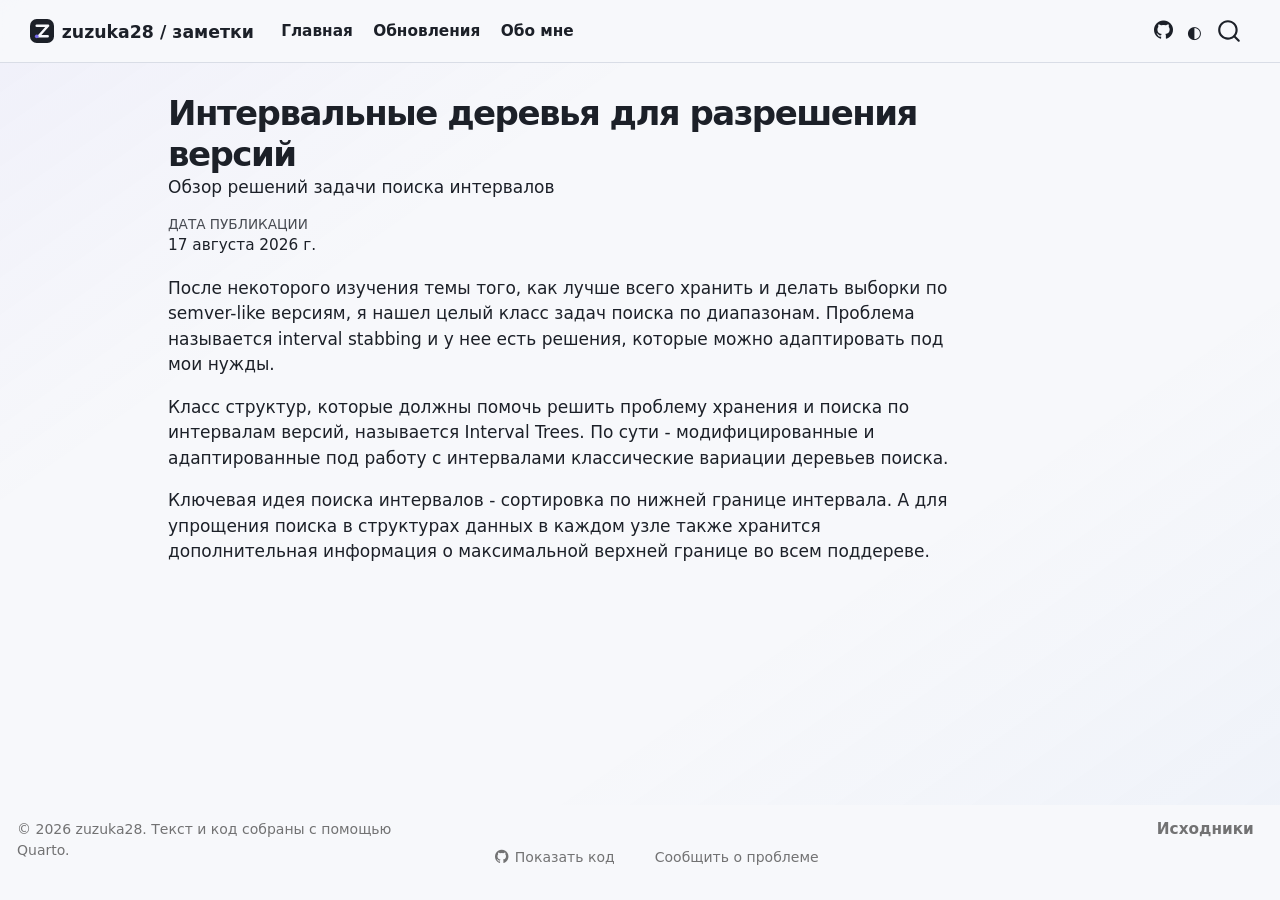
<file: posts/vulnerability-hunting/interval-trees.html>
<!DOCTYPE html>
<html xmlns="http://www.w3.org/1999/xhtml" lang="ru" xml:lang="ru"><head>

<meta charset="utf-8">
<meta name="generator" content="quarto-1.9.38">

<meta name="viewport" content="width=device-width, initial-scale=1.0, user-scalable=yes">

<meta name="description" content="Обзор решений задачи поиска интервалов">

<title>Интервальные деревья для разрешения версий – zuzuka28 / заметки</title>
<style>
/* Default styles provided by pandoc.
** See https://pandoc.org/MANUAL.html#variables-for-html for config info.
*/
code{white-space: pre-wrap;}
span.smallcaps{font-variant: small-caps;}
div.columns{display: flex; gap: min(4vw, 1.5em);}
div.column{flex: auto; overflow-x: auto;}
div.hanging-indent{margin-left: 1.5em; text-indent: -1.5em;}
ul.task-list{list-style: none;}
ul.task-list li input[type="checkbox"] {
  width: 0.8em;
  margin: 0 0.8em 0.2em -1em; /* quarto-specific, see https://github.com/quarto-dev/quarto-cli/issues/4556 */ 
  vertical-align: middle;
}
</style>


<script src="../../site_libs/quarto-nav/quarto-nav.js"></script>
<script src="../../site_libs/clipboard/clipboard.min.js"></script>
<script src="../../site_libs/quarto-search/autocomplete.umd.js"></script>
<script src="../../site_libs/quarto-search/fuse.min.js"></script>
<script src="../../site_libs/quarto-search/quarto-search.js"></script>
<meta name="quarto:offset" content="../../">
<link href="../../assets/github-profile.jpg" rel="icon" type="image/jpeg">
<script src="../../site_libs/quarto-html/quarto.js" type="module"></script>
<script src="../../site_libs/quarto-html/tabsets/tabsets.js" type="module"></script>
<script src="../../site_libs/quarto-html/popper.min.js"></script>
<script src="../../site_libs/quarto-html/tippy.umd.min.js"></script>
<script src="../../site_libs/quarto-html/anchor.min.js"></script>
<link href="../../site_libs/quarto-html/tippy.css" rel="stylesheet">
<link href="../../site_libs/quarto-html/quarto-syntax-highlighting-15634bcf2e68342d4ad2dfa704d543f6.css" rel="stylesheet" class="quarto-color-scheme" id="quarto-text-highlighting-styles">
<link href="../../site_libs/quarto-html/quarto-syntax-highlighting-dark-0a6b7249c26820e032cb0bd839ff02b1.css" rel="stylesheet" class="quarto-color-scheme quarto-color-alternate" id="quarto-text-highlighting-styles">
<link href="../../site_libs/quarto-html/quarto-syntax-highlighting-15634bcf2e68342d4ad2dfa704d543f6.css" rel="stylesheet" class="quarto-color-scheme-extra" id="quarto-text-highlighting-styles">
<script src="../../site_libs/bootstrap/bootstrap.min.js"></script>
<link href="../../site_libs/bootstrap/bootstrap-icons.css" rel="stylesheet">
<link href="../../site_libs/bootstrap/bootstrap-9686be4dad804de28d9331e743aef16b.min.css" rel="stylesheet" append-hash="true" class="quarto-color-scheme" id="quarto-bootstrap" data-mode="light">
<link href="../../site_libs/bootstrap/bootstrap-dark-185f9a51d345aa95674c9ed22709a4a0.min.css" rel="stylesheet" append-hash="true" class="quarto-color-scheme quarto-color-alternate" id="quarto-bootstrap" data-mode="dark">
<link href="../../site_libs/bootstrap/bootstrap-9686be4dad804de28d9331e743aef16b.min.css" rel="stylesheet" append-hash="true" class="quarto-color-scheme-extra" id="quarto-bootstrap" data-mode="light">
<script id="quarto-search-options" type="application/json">{
  "location": "navbar",
  "copy-button": false,
  "collapse-after": 3,
  "panel-placement": "end",
  "type": "overlay",
  "limit": 50,
  "keyboard-shortcut": [
    "f",
    "/",
    "s"
  ],
  "language": {
    "search-no-results-text": "Поиск не дал результатов",
    "search-matching-documents-text": "Результаты поиска",
    "search-copy-link-title": "Скопировать ссылку",
    "search-hide-matches-text": "Скрыть дополнительные результаты",
    "search-more-match-text": "дополнительный результат в этом документе",
    "search-more-matches-text": "дополнительных результата(-ов) в этом документе",
    "search-clear-button-title": "Очистить",
    "search-text-placeholder": "",
    "search-detached-cancel-button-title": "Отменить",
    "search-submit-button-title": "Найти",
    "search-label": "Поиск"
  }
}</script>
<style>html{ scroll-behavior: smooth; }</style>
<script data-goatcounter="https://zuzuka28.goatcounter.com/count" async="" src="https://gc.zgo.at/count.js"></script>
<script data-goatcounter-counter-ui="">
  (() => {
    const counterBaseUrl = "https://zuzuka28.goatcounter.com/counter/";

    async function getViewCount(path) {
      const response = await fetch(`${counterBaseUrl}${encodeURIComponent(path)}.json`, {
        credentials: "omit",
        headers: { Accept: "application/json" },
      });

      if (!response.ok) throw new Error(`GoatCounter returned ${response.status}`);

      const data = await response.json();
      if (data.count === undefined || data.count === null) {
        throw new Error("GoatCounter response does not contain a count");
      }

      return String(data.count);
    }

    async function showCount(element, path, render) {
      try {
        element.textContent = render(await getViewCount(path));
        element.hidden = false;
        return true;
      } catch {
        // Counters are optional UI: keep them hidden when GoatCounter is blocked.
        return false;
      }
    }

    function addListingCounters() {
      document.querySelectorAll(".quarto-listing .quarto-post").forEach((post) => {
        const postLink = post.querySelector(".listing-title a[href]");
        const metadata = post.querySelector(".metadata > a");
        if (!postLink || !metadata) return;

        const counter = document.createElement("div");
        counter.className = "listing-views";
        counter.hidden = true;
        metadata.append(counter);

        const path = new URL(postLink.href, window.location.href).pathname;
        void showCount(counter, path, (count) => `Просмотры: ${count}`);
      });
    }

    function addPostCounter() {
      const titleMetadata = document.querySelector("#title-block-header .quarto-title-meta");
      if (!titleMetadata || !window.location.pathname.includes("/posts/")) return;

      const item = document.createElement("div");
      item.className = "post-views";
      item.hidden = true;

      const heading = document.createElement("div");
      heading.className = "quarto-title-meta-heading";
      heading.textContent = "Просмотры";

      const contents = document.createElement("div");
      contents.className = "quarto-title-meta-contents";

      const count = document.createElement("p");
      count.className = "view-count";
      contents.append(count);
      item.append(heading, contents);
      titleMetadata.append(item);

      const path = window.location.pathname + window.location.search;
      void showCount(count, path, (value) => value).then((shown) => {
        if (shown) item.hidden = false;
      });
    }

    document.addEventListener("DOMContentLoaded", () => {
      addListingCounters();
      addPostCounter();
    });
  })();
</script>


<meta property="og:title" content="Интервальные деревья для разрешения версий – zuzuka28 / заметки">
<meta property="og:description" content="Обзор решений задачи поиска интервалов">
<meta property="og:image" content="https://zuzuka28.github.io/public-blog/posts/vulnerability-hunting/assets/social-card.png">
<meta property="og:site_name" content="zuzuka28 / заметки">
<meta name="twitter:title" content="Интервальные деревья для разрешения версий – zuzuka28 / заметки">
<meta name="twitter:description" content="Обзор решений задачи поиска интервалов">
<meta name="twitter:image" content="https://zuzuka28.github.io/public-blog/posts/vulnerability-hunting/assets/social-card.png">
<meta name="twitter:card" content="summary_large_image">
</head>

<body class="nav-fixed quarto-light"><script id="quarto-html-before-body" type="application/javascript">
    const toggleBodyColorMode = (bsSheetEl) => {
      const mode = bsSheetEl.getAttribute("data-mode");
      const bodyEl = window.document.querySelector("body");
      if (mode === "dark") {
        bodyEl.classList.add("quarto-dark");
        bodyEl.classList.remove("quarto-light");
      } else {
        bodyEl.classList.add("quarto-light");
        bodyEl.classList.remove("quarto-dark");
      }
    }
    const toggleBodyColorPrimary = () => {
      const bsSheetEl = window.document.querySelector("link#quarto-bootstrap:not([rel=disabled-stylesheet])");
      if (bsSheetEl) {
        toggleBodyColorMode(bsSheetEl);
      }
    }
    const setColorSchemeToggle = (alternate) => {
      const toggles = window.document.querySelectorAll('.quarto-color-scheme-toggle');
      for (let i=0; i < toggles.length; i++) {
        const toggle = toggles[i];
        if (toggle) {
          if (alternate) {
            toggle.classList.add("alternate");
          } else {
            toggle.classList.remove("alternate");
          }
        }
      }
    };
    const toggleColorMode = (alternate) => {
      // Switch the stylesheets
      const primaryStylesheets = window.document.querySelectorAll('link.quarto-color-scheme:not(.quarto-color-alternate)');
      const alternateStylesheets = window.document.querySelectorAll('link.quarto-color-scheme.quarto-color-alternate');
      manageTransitions('#quarto-margin-sidebar .nav-link', false);
      if (alternate) {
        // note: dark is layered on light, we don't disable primary!
        enableStylesheet(alternateStylesheets);
        for (const sheetNode of alternateStylesheets) {
          if (sheetNode.id === "quarto-bootstrap") {
            toggleBodyColorMode(sheetNode);
          }
        }
      } else {
        disableStylesheet(alternateStylesheets);
        enableStylesheet(primaryStylesheets)
        toggleBodyColorPrimary();
      }
      manageTransitions('#quarto-margin-sidebar .nav-link', true);
      // Switch the toggles
      setColorSchemeToggle(alternate)
      // Hack to workaround the fact that safari doesn't
      // properly recolor the scrollbar when toggling (#1455)
      if (navigator.userAgent.indexOf('Safari') > 0 && navigator.userAgent.indexOf('Chrome') == -1) {
        manageTransitions("body", false);
        window.scrollTo(0, 1);
        setTimeout(() => {
          window.scrollTo(0, 0);
          manageTransitions("body", true);
        }, 40);
      }
    }
    const disableStylesheet = (stylesheets) => {
      for (let i=0; i < stylesheets.length; i++) {
        const stylesheet = stylesheets[i];
        stylesheet.rel = 'disabled-stylesheet';
      }
    }
    const enableStylesheet = (stylesheets) => {
      for (let i=0; i < stylesheets.length; i++) {
        const stylesheet = stylesheets[i];
        if(stylesheet.rel !== 'stylesheet') { // for Chrome, which will still FOUC without this check
          stylesheet.rel = 'stylesheet';
        }
      }
    }
    const manageTransitions = (selector, allowTransitions) => {
      const els = window.document.querySelectorAll(selector);
      for (let i=0; i < els.length; i++) {
        const el = els[i];
        if (allowTransitions) {
          el.classList.remove('notransition');
        } else {
          el.classList.add('notransition');
        }
      }
    }
    const isFileUrl = () => {
      return window.location.protocol === 'file:';
    }
    const hasAlternateSentinel = () => {
      let styleSentinel = getColorSchemeSentinel();
      if (styleSentinel !== null) {
        return styleSentinel === "alternate";
      } else {
        return false;
      }
    }
    const setStyleSentinel = (alternate) => {
      const value = alternate ? "alternate" : "default";
      if (!isFileUrl()) {
        window.localStorage.setItem("quarto-color-scheme", value);
      } else {
        localAlternateSentinel = value;
      }
    }
    const getColorSchemeSentinel = () => {
      if (!isFileUrl()) {
        const storageValue = window.localStorage.getItem("quarto-color-scheme");
        return storageValue != null ? storageValue : localAlternateSentinel;
      } else {
        return localAlternateSentinel;
      }
    }
    const toggleGiscusIfUsed = (isAlternate, darkModeDefault) => {
      const baseTheme = document.querySelector('#giscus-base-theme')?.value ?? 'light';
      const alternateTheme = document.querySelector('#giscus-alt-theme')?.value ?? 'dark';
      let newTheme = '';
      if(authorPrefersDark) {
        newTheme = isAlternate ? baseTheme : alternateTheme;
      } else {
        newTheme = isAlternate ? alternateTheme : baseTheme;
      }
      const changeGiscusTheme = () => {
        // From: https://github.com/giscus/giscus/issues/336
        const sendMessage = (message) => {
          const iframe = document.querySelector('iframe.giscus-frame');
          if (!iframe) return;
          iframe.contentWindow.postMessage({ giscus: message }, 'https://giscus.app');
        }
        sendMessage({
          setConfig: {
            theme: newTheme
          }
        });
      }
      const isGiscussLoaded = window.document.querySelector('iframe.giscus-frame') !== null;
      if (isGiscussLoaded) {
        changeGiscusTheme();
      }
    };
    const authorPrefersDark = false;
    const queryPrefersDark = window.matchMedia('(prefers-color-scheme: dark)');
    const darkModeDefault = queryPrefersDark.matches;
      document.querySelector('link#quarto-text-highlighting-styles.quarto-color-scheme-extra').rel = 'disabled-stylesheet';
      document.querySelector('link#quarto-bootstrap.quarto-color-scheme-extra').rel = 'disabled-stylesheet';
    let localAlternateSentinel = darkModeDefault ? 'alternate' : 'default';
    // Dark / light mode switch
    window.quartoToggleColorScheme = () => {
      // Read the current dark / light value
      let toAlternate = !hasAlternateSentinel();
      toggleColorMode(toAlternate);
      setStyleSentinel(toAlternate);
      toggleGiscusIfUsed(toAlternate, darkModeDefault);
      window.dispatchEvent(new Event('resize'));
    };
    queryPrefersDark.addEventListener("change", e => {
      if(window.localStorage.getItem("quarto-color-scheme") !== null)
        return;
      const alternate = e.matches
      toggleColorMode(alternate);
      localAlternateSentinel = e.matches ? 'alternate' : 'default'; // this is used alongside local storage!
      toggleGiscusIfUsed(alternate, darkModeDefault);
    });
    // Switch to dark mode if need be
    if (hasAlternateSentinel()) {
      toggleColorMode(true);
    } else {
      toggleColorMode(false);
    }
  </script>

<div id="quarto-search-results"></div>
  <header id="quarto-header" class="headroom fixed-top">
    <nav class="navbar navbar-expand-lg " data-bs-theme="dark">
      <div class="navbar-container container-fluid">
      <div class="navbar-brand-container mx-auto">
    <a href="../../index.html" class="navbar-brand navbar-brand-logo">
    <img src="../../assets/mark.svg" alt="Знак блога: буква Z" class="navbar-logo light-content">
    <img src="../../assets/mark.svg" alt="Знак блога: буква Z" class="navbar-logo dark-content">
    </a>
    <a class="navbar-brand" href="../../index.html">
    <span class="navbar-title">zuzuka28 / заметки</span>
    </a>
  </div>
            <div id="quarto-search" class="" title="Поиск"></div>
          <button class="navbar-toggler" type="button" data-bs-toggle="collapse" data-bs-target="#navbarCollapse" aria-controls="navbarCollapse" role="menu" aria-expanded="false" aria-label="Переключить навигацию" onclick="if (window.quartoToggleHeadroom) { window.quartoToggleHeadroom(); }">
  <span class="navbar-toggler-icon"></span>
</button>
          <div class="collapse navbar-collapse" id="navbarCollapse">
            <ul class="navbar-nav navbar-nav-scroll me-auto">
  <li class="nav-item">
    <a class="nav-link" href="../../index.html"> 
<span class="menu-text">Главная</span></a>
  </li>  
  <li class="nav-item">
    <a class="nav-link" href="../../updates.html"> 
<span class="menu-text">Обновления</span></a>
  </li>  
  <li class="nav-item">
    <a class="nav-link" href="../../about.html"> 
<span class="menu-text">Обо мне</span></a>
  </li>  
</ul>
            <ul class="navbar-nav navbar-nav-scroll ms-auto">
  <li class="nav-item compact">
    <a class="nav-link" href="https://github.com/zuzuka28"> <i class="bi bi-github" role="img" aria-label="GitHub">
</i> 
<span class="menu-text"></span></a>
  </li>  
</ul>
          </div> <!-- /navcollapse -->
            <div class="quarto-navbar-tools">
  <a href="" class="quarto-color-scheme-toggle quarto-navigation-tool  px-1" onclick="window.quartoToggleColorScheme(); return false;" title="Переключить темный режим"><i class="bi"></i></a>
</div>
      </div> <!-- /container-fluid -->
    </nav>
</header>
<!-- content -->
<div id="quarto-content" class="quarto-container page-columns page-rows-contents page-layout-article page-navbar">
<!-- sidebar -->
<!-- margin-sidebar -->
    <div id="quarto-margin-sidebar" class="sidebar margin-sidebar zindex-bottom">
        
    </div>
<!-- main -->
<main class="content" id="quarto-document-content">


<header id="title-block-header" class="quarto-title-block default">
<div class="quarto-title">
<h1 class="title">Интервальные деревья для разрешения версий</h1>
</div>

<div>
  <div class="description">
    Обзор решений задачи поиска интервалов
  </div>
</div>


<div class="quarto-title-meta">

    
    <div>
    <div class="quarto-title-meta-heading">Дата публикации</div>
    <div class="quarto-title-meta-contents">
      <p class="date">17 августа 2026 г.</p>
    </div>
  </div>
  
    
  </div>
  


</header>


<p>После некоторого изучения темы того, как лучше всего хранить и делать выборки по semver-like версиям, я нашел целый класс задач поиска по диапазонам. Проблема называется interval stabbing и у нее есть решения, которые можно адаптировать под мои нужды.</p>
<p>Класс структур, которые должны помочь решить проблему хранения и поиска по интервалам версий, называется Interval Trees. По сути - модифицированные и адаптированные под работу с интервалами классические вариации деревьев поиска.</p>
<p>Ключевая идея поиска интервалов - сортировка по нижней границе интервала. А для упрощения поиска в структурах данных в каждом узле также хранится дополнительная информация о максимальной верхней границе во всем поддереве.</p>



<a onclick="window.scrollTo(0, 0); return false;" role="button" id="quarto-back-to-top"><i class="bi bi-arrow-up"></i> Наверх</a></main> <!-- /main -->
<script id="quarto-html-after-body" type="application/javascript">
  window.document.addEventListener("DOMContentLoaded", function (event) {
    // Ensure there is a toggle, if there isn't float one in the top right
    if (window.document.querySelector('.quarto-color-scheme-toggle') === null) {
      const a = window.document.createElement('a');
      a.classList.add('top-right');
      a.classList.add('quarto-color-scheme-toggle');
      a.href = "";
      a.onclick = function() { try { window.quartoToggleColorScheme(); } catch {} return false; };
      const i = window.document.createElement("i");
      i.classList.add('bi');
      a.appendChild(i);
      window.document.body.appendChild(a);
    }
    setColorSchemeToggle(hasAlternateSentinel())
    const icon = "";
    const anchorJS = new window.AnchorJS();
    anchorJS.options = {
      placement: 'right',
      icon: icon
    };
    anchorJS.add('.anchored');
    const isCodeAnnotation = (el) => {
      for (const clz of el.classList) {
        if (clz.startsWith('code-annotation-')) {                     
          return true;
        }
      }
      return false;
    }
    const onCopySuccess = function(e) {
      // button target
      const button = e.trigger;
      // don't keep focus
      button.blur();
      // flash "checked"
      button.classList.add('code-copy-button-checked');
      var currentTitle = button.getAttribute("title");
      button.setAttribute("title", "Скопировано");
      let tooltip;
      if (window.bootstrap) {
        button.setAttribute("data-bs-toggle", "tooltip");
        button.setAttribute("data-bs-placement", "left");
        button.setAttribute("data-bs-title", "Скопировано");
        tooltip = new bootstrap.Tooltip(button, 
          { trigger: "manual", 
            customClass: "code-copy-button-tooltip",
            offset: [0, -8]});
        tooltip.show();    
      }
      setTimeout(function() {
        if (tooltip) {
          tooltip.hide();
          button.removeAttribute("data-bs-title");
          button.removeAttribute("data-bs-toggle");
          button.removeAttribute("data-bs-placement");
        }
        button.setAttribute("title", currentTitle);
        button.classList.remove('code-copy-button-checked');
      }, 1000);
      // clear code selection
      e.clearSelection();
    }
    const getTextToCopy = function(trigger) {
      const outerScaffold = trigger.parentElement.cloneNode(true);
      const codeEl = outerScaffold.querySelector('code');
      for (const childEl of codeEl.children) {
        if (isCodeAnnotation(childEl)) {
          childEl.remove();
        }
      }
      return codeEl.innerText;
    }
    const clipboard = new window.ClipboardJS('.code-copy-button:not([data-in-quarto-modal])', {
      text: getTextToCopy
    });
    clipboard.on('success', onCopySuccess);
    if (window.document.getElementById('quarto-embedded-source-code-modal')) {
      const clipboardModal = new window.ClipboardJS('.code-copy-button[data-in-quarto-modal]', {
        text: getTextToCopy,
        container: window.document.getElementById('quarto-embedded-source-code-modal')
      });
      clipboardModal.on('success', onCopySuccess);
    }
      var localhostRegex = new RegExp(/^(?:http|https):\/\/localhost\:?[0-9]*\//);
      var mailtoRegex = new RegExp(/^mailto:/);
        var filterRegex = new RegExp("https:\/\/zuzuka28\.github\.io\/public-blog");
      var isInternal = (href) => {
          return filterRegex.test(href) || localhostRegex.test(href) || mailtoRegex.test(href);
      }
      // Inspect non-navigation links and adorn them if external
     var links = window.document.querySelectorAll('a[href]:not(.nav-link):not(.navbar-brand):not(.toc-action):not(.sidebar-link):not(.sidebar-item-toggle):not(.pagination-link):not(.no-external):not([aria-hidden]):not(.dropdown-item):not(.quarto-navigation-tool):not(.about-link)');
      for (var i=0; i<links.length; i++) {
        const link = links[i];
        if (!isInternal(link.href)) {
          // undo the damage that might have been done by quarto-nav.js in the case of
          // links that we want to consider external
          if (link.dataset.originalHref !== undefined) {
            link.href = link.dataset.originalHref;
          }
            // target, if specified
            link.setAttribute("target", "_blank");
            if (link.getAttribute("rel") === null) {
              link.setAttribute("rel", "noopener");
            }
        }
      }
    function tippyHover(el, contentFn, onTriggerFn, onUntriggerFn) {
      const config = {
        allowHTML: true,
        maxWidth: 500,
        delay: 100,
        arrow: false,
        appendTo: function(el) {
            return el.parentElement;
        },
        interactive: true,
        interactiveBorder: 10,
        theme: 'quarto',
        placement: 'bottom-start',
      };
      if (contentFn) {
        config.content = contentFn;
      }
      if (onTriggerFn) {
        config.onTrigger = onTriggerFn;
      }
      if (onUntriggerFn) {
        config.onUntrigger = onUntriggerFn;
      }
      window.tippy(el, config); 
    }
    const noterefs = window.document.querySelectorAll('a[role="doc-noteref"]');
    for (var i=0; i<noterefs.length; i++) {
      const ref = noterefs[i];
      tippyHover(ref, function() {
        // use id or data attribute instead here
        let href = ref.getAttribute('data-footnote-href') || ref.getAttribute('href');
        try { href = new URL(href).hash; } catch {}
        const id = href.replace(/^#\/?/, "");
        const note = window.document.getElementById(id);
        if (note) {
          return note.innerHTML;
        } else {
          return "";
        }
      });
    }
    const xrefs = window.document.querySelectorAll('a.quarto-xref');
    const processXRef = (id, note) => {
      // Strip column container classes
      const stripColumnClz = (el) => {
        el.classList.remove("page-full", "page-columns");
        if (el.children) {
          for (const child of el.children) {
            stripColumnClz(child);
          }
        }
      }
      stripColumnClz(note)
      if (id === null || id.startsWith('sec-')) {
        // Special case sections, only their first couple elements
        const container = document.createElement("div");
        if (note.children && note.children.length > 2) {
          container.appendChild(note.children[0].cloneNode(true));
          for (let i = 1; i < note.children.length; i++) {
            const child = note.children[i];
            if (child.tagName === "P" && child.innerText === "") {
              continue;
            } else {
              container.appendChild(child.cloneNode(true));
              break;
            }
          }
          if (window.Quarto?.typesetMath) {
            window.Quarto.typesetMath(container);
          }
          return container.innerHTML
        } else {
          if (window.Quarto?.typesetMath) {
            window.Quarto.typesetMath(note);
          }
          return note.innerHTML;
        }
      } else {
        // Remove any anchor links if they are present
        const anchorLink = note.querySelector('a.anchorjs-link');
        if (anchorLink) {
          anchorLink.remove();
        }
        if (window.Quarto?.typesetMath) {
          window.Quarto.typesetMath(note);
        }
        if (note.classList.contains("callout")) {
          return note.outerHTML;
        } else {
          return note.innerHTML;
        }
      }
    }
    for (var i=0; i<xrefs.length; i++) {
      const xref = xrefs[i];
      tippyHover(xref, undefined, function(instance) {
        instance.disable();
        let url = xref.getAttribute('href');
        let hash = undefined; 
        if (url.startsWith('#')) {
          hash = url;
        } else {
          try { hash = new URL(url).hash; } catch {}
        }
        if (hash) {
          const id = hash.replace(/^#\/?/, "");
          const note = window.document.getElementById(id);
          if (note !== null) {
            try {
              const html = processXRef(id, note.cloneNode(true));
              instance.setContent(html);
            } finally {
              instance.enable();
              instance.show();
            }
          } else {
            // See if we can fetch this
            fetch(url.split('#')[0])
            .then(res => res.text())
            .then(html => {
              const parser = new DOMParser();
              const htmlDoc = parser.parseFromString(html, "text/html");
              const note = htmlDoc.getElementById(id);
              if (note !== null) {
                const html = processXRef(id, note);
                instance.setContent(html);
              } 
            }).finally(() => {
              instance.enable();
              instance.show();
            });
          }
        } else {
          // See if we can fetch a full url (with no hash to target)
          // This is a special case and we should probably do some content thinning / targeting
          fetch(url)
          .then(res => res.text())
          .then(html => {
            const parser = new DOMParser();
            const htmlDoc = parser.parseFromString(html, "text/html");
            const note = htmlDoc.querySelector('main.content');
            if (note !== null) {
              // This should only happen for chapter cross references
              // (since there is no id in the URL)
              // remove the first header
              if (note.children.length > 0 && note.children[0].tagName === "HEADER") {
                note.children[0].remove();
              }
              const html = processXRef(null, note);
              instance.setContent(html);
            } 
          }).finally(() => {
            instance.enable();
            instance.show();
          });
        }
      }, function(instance) {
      });
    }
        let selectedAnnoteEl;
        const selectorForAnnotation = ( cell, annotation) => {
          let cellAttr = 'data-code-cell="' + cell + '"';
          let lineAttr = 'data-code-annotation="' +  annotation + '"';
          const selector = 'span[' + cellAttr + '][' + lineAttr + ']';
          return selector;
        }
        const selectCodeLines = (annoteEl) => {
          const doc = window.document;
          const targetCell = annoteEl.getAttribute("data-target-cell");
          const targetAnnotation = annoteEl.getAttribute("data-target-annotation");
          const annoteSpan = window.document.querySelector(selectorForAnnotation(targetCell, targetAnnotation));
          const lines = annoteSpan.getAttribute("data-code-lines").split(",");
          const lineIds = lines.map((line) => {
            return targetCell + "-" + line;
          })
          let top = null;
          let height = null;
          let parent = null;
          if (lineIds.length > 0) {
              //compute the position of the single el (top and bottom and make a div)
              const el = window.document.getElementById(lineIds[0]);
              top = el.offsetTop;
              height = el.offsetHeight;
              parent = el.parentElement.parentElement;
            if (lineIds.length > 1) {
              const lastEl = window.document.getElementById(lineIds[lineIds.length - 1]);
              const bottom = lastEl.offsetTop + lastEl.offsetHeight;
              height = bottom - top;
            }
            if (top !== null && height !== null && parent !== null) {
              // cook up a div (if necessary) and position it 
              let div = window.document.getElementById("code-annotation-line-highlight");
              if (div === null) {
                div = window.document.createElement("div");
                div.setAttribute("id", "code-annotation-line-highlight");
                div.style.position = 'absolute';
                parent.appendChild(div);
              }
              div.style.top = top - 2 + "px";
              div.style.height = height + 4 + "px";
              div.style.left = 0;
              let gutterDiv = window.document.getElementById("code-annotation-line-highlight-gutter");
              if (gutterDiv === null) {
                gutterDiv = window.document.createElement("div");
                gutterDiv.setAttribute("id", "code-annotation-line-highlight-gutter");
                gutterDiv.style.position = 'absolute';
                const codeCell = window.document.getElementById(targetCell);
                const gutter = codeCell.querySelector('.code-annotation-gutter');
                gutter.appendChild(gutterDiv);
              }
              gutterDiv.style.top = top - 2 + "px";
              gutterDiv.style.height = height + 4 + "px";
            }
            selectedAnnoteEl = annoteEl;
          }
        };
        const unselectCodeLines = () => {
          const elementsIds = ["code-annotation-line-highlight", "code-annotation-line-highlight-gutter"];
          elementsIds.forEach((elId) => {
            const div = window.document.getElementById(elId);
            if (div) {
              div.remove();
            }
          });
          selectedAnnoteEl = undefined;
        };
          // Handle positioning of the toggle
      window.addEventListener(
        "resize",
        throttle(() => {
          elRect = undefined;
          if (selectedAnnoteEl) {
            selectCodeLines(selectedAnnoteEl);
          }
        }, 10)
      );
      function throttle(fn, ms) {
      let throttle = false;
      let timer;
        return (...args) => {
          if(!throttle) { // first call gets through
              fn.apply(this, args);
              throttle = true;
          } else { // all the others get throttled
              if(timer) clearTimeout(timer); // cancel #2
              timer = setTimeout(() => {
                fn.apply(this, args);
                timer = throttle = false;
              }, ms);
          }
        };
      }
        // Attach click handler to the DT
        const annoteDls = window.document.querySelectorAll('dt[data-target-cell]');
        for (const annoteDlNode of annoteDls) {
          annoteDlNode.addEventListener('click', (event) => {
            const clickedEl = event.target;
            if (clickedEl !== selectedAnnoteEl) {
              unselectCodeLines();
              const activeEl = window.document.querySelector('dt[data-target-cell].code-annotation-active');
              if (activeEl) {
                activeEl.classList.remove('code-annotation-active');
              }
              selectCodeLines(clickedEl);
              clickedEl.classList.add('code-annotation-active');
            } else {
              // Unselect the line
              unselectCodeLines();
              clickedEl.classList.remove('code-annotation-active');
            }
          });
        }
    const findCites = (el) => {
      const parentEl = el.parentElement;
      if (parentEl) {
        const cites = parentEl.dataset.cites;
        if (cites) {
          return {
            el,
            cites: cites.split(' ')
          };
        } else {
          return findCites(el.parentElement)
        }
      } else {
        return undefined;
      }
    };
    var bibliorefs = window.document.querySelectorAll('a[role="doc-biblioref"]');
    for (var i=0; i<bibliorefs.length; i++) {
      const ref = bibliorefs[i];
      const citeInfo = findCites(ref);
      if (citeInfo) {
        tippyHover(citeInfo.el, function() {
          var popup = window.document.createElement('div');
          citeInfo.cites.forEach(function(cite) {
            var citeDiv = window.document.createElement('div');
            citeDiv.classList.add('hanging-indent');
            citeDiv.classList.add('csl-entry');
            var biblioDiv = window.document.getElementById('ref-' + cite);
            if (biblioDiv) {
              citeDiv.innerHTML = biblioDiv.innerHTML;
            }
            popup.appendChild(citeDiv);
          });
          return popup.innerHTML;
        });
      }
    }
  });
  </script>
</div> <!-- /content -->
<footer class="footer">
  <div class="nav-footer">
    <div class="nav-footer-left">
<p>© 2026 zuzuka28. Текст и код собраны с помощью Quarto.</p>
</div>   
    <div class="nav-footer-center">
      &nbsp;
    <div class="toc-actions"><ul><li><a href="https://github.com/zuzuka28/public-blog/blob/main/posts/vulnerability-hunting/interval-trees.qmd" class="toc-action"><i class="bi bi-github"></i>Показать код</a></li><li><a href="https://github.com/zuzuka28/public-blog/issues/new" class="toc-action"><i class="bi empty"></i>Сообщить о проблеме</a></li></ul></div></div>
    <div class="nav-footer-right">
      <ul class="footer-items list-unstyled">
    <li class="nav-item">
    <a class="nav-link" href="https://github.com/zuzuka28/public-blog">
<p>Исходники</p>
</a>
  </li>  
</ul>
    </div>
  </div>
</footer>




<script src="../../site_libs/quarto-html/zenscroll-min.js"></script>
</body></html>
</file>
<file: site_libs/quarto-html/tippy.css>
.tippy-box[data-animation=fade][data-state=hidden]{opacity:0}[data-tippy-root]{max-width:calc(100vw - 10px)}.tippy-box{position:relative;background-color:#333;color:#fff;border-radius:4px;font-size:14px;line-height:1.4;white-space:normal;outline:0;transition-property:transform,visibility,opacity}.tippy-box[data-placement^=top]>.tippy-arrow{bottom:0}.tippy-box[data-placement^=top]>.tippy-arrow:before{bottom:-7px;left:0;border-width:8px 8px 0;border-top-color:initial;transform-origin:center top}.tippy-box[data-placement^=bottom]>.tippy-arrow{top:0}.tippy-box[data-placement^=bottom]>.tippy-arrow:before{top:-7px;left:0;border-width:0 8px 8px;border-bottom-color:initial;transform-origin:center bottom}.tippy-box[data-placement^=left]>.tippy-arrow{right:0}.tippy-box[data-placement^=left]>.tippy-arrow:before{border-width:8px 0 8px 8px;border-left-color:initial;right:-7px;transform-origin:center left}.tippy-box[data-placement^=right]>.tippy-arrow{left:0}.tippy-box[data-placement^=right]>.tippy-arrow:before{left:-7px;border-width:8px 8px 8px 0;border-right-color:initial;transform-origin:center right}.tippy-box[data-inertia][data-state=visible]{transition-timing-function:cubic-bezier(.54,1.5,.38,1.11)}.tippy-arrow{width:16px;height:16px;color:#333}.tippy-arrow:before{content:"";position:absolute;border-color:transparent;border-style:solid}.tippy-content{position:relative;padding:5px 9px;z-index:1}
</file>
<file: site_libs/quarto-html/quarto-syntax-highlighting-15634bcf2e68342d4ad2dfa704d543f6.css>
/* quarto syntax highlight colors */
:root {
  --quarto-hl-ot-color: #003B4F;
  --quarto-hl-at-color: #657422;
  --quarto-hl-ss-color: #20794D;
  --quarto-hl-an-color: #5E5E5E;
  --quarto-hl-fu-color: #4758AB;
  --quarto-hl-st-color: #20794D;
  --quarto-hl-cf-color: #003B4F;
  --quarto-hl-op-color: #5E5E5E;
  --quarto-hl-er-color: #AD0000;
  --quarto-hl-bn-color: #AD0000;
  --quarto-hl-al-color: #AD0000;
  --quarto-hl-va-color: #111111;
  --quarto-hl-bu-color: inherit;
  --quarto-hl-ex-color: inherit;
  --quarto-hl-pp-color: #AD0000;
  --quarto-hl-in-color: #5E5E5E;
  --quarto-hl-vs-color: #20794D;
  --quarto-hl-wa-color: #5E5E5E;
  --quarto-hl-do-color: #5E5E5E;
  --quarto-hl-im-color: #00769E;
  --quarto-hl-ch-color: #20794D;
  --quarto-hl-dt-color: #AD0000;
  --quarto-hl-fl-color: #AD0000;
  --quarto-hl-co-color: #5E5E5E;
  --quarto-hl-cv-color: #5E5E5E;
  --quarto-hl-cn-color: #8f5902;
  --quarto-hl-sc-color: #5E5E5E;
  --quarto-hl-dv-color: #AD0000;
  --quarto-hl-kw-color: #003B4F;
}

/* other quarto variables */
:root {
  --quarto-font-monospace: SFMono-Regular, Menlo, Monaco, Consolas, "Liberation Mono", "Courier New", monospace;
}

/* syntax highlight based on Pandoc's rules */
pre > code.sourceCode > span {
  color: #003B4F;
}

code.sourceCode > span {
  color: #003B4F;
}

div.sourceCode,
div.sourceCode pre.sourceCode {
  color: #003B4F;
}

/* Normal */
code span {
  color: #003B4F;
}

/* Alert */
code span.al {
  color: #AD0000;
  font-style: inherit;
}

/* Annotation */
code span.an {
  color: #5E5E5E;
  font-style: inherit;
}

/* Attribute */
code span.at {
  color: #657422;
  font-style: inherit;
}

/* BaseN */
code span.bn {
  color: #AD0000;
  font-style: inherit;
}

/* BuiltIn */
code span.bu {
  font-style: inherit;
}

/* ControlFlow */
code span.cf {
  color: #003B4F;
  font-weight: bold;
  font-style: inherit;
}

/* Char */
code span.ch {
  color: #20794D;
  font-style: inherit;
}

/* Constant */
code span.cn {
  color: #8f5902;
  font-style: inherit;
}

/* Comment */
code span.co {
  color: #5E5E5E;
  font-style: inherit;
}

/* CommentVar */
code span.cv {
  color: #5E5E5E;
  font-style: italic;
}

/* Documentation */
code span.do {
  color: #5E5E5E;
  font-style: italic;
}

/* DataType */
code span.dt {
  color: #AD0000;
  font-style: inherit;
}

/* DecVal */
code span.dv {
  color: #AD0000;
  font-style: inherit;
}

/* Error */
code span.er {
  color: #AD0000;
  font-style: inherit;
}

/* Extension */
code span.ex {
  font-style: inherit;
}

/* Float */
code span.fl {
  color: #AD0000;
  font-style: inherit;
}

/* Function */
code span.fu {
  color: #4758AB;
  font-style: inherit;
}

/* Import */
code span.im {
  color: #00769E;
  font-style: inherit;
}

/* Information */
code span.in {
  color: #5E5E5E;
  font-style: inherit;
}

/* Keyword */
code span.kw {
  color: #003B4F;
  font-weight: bold;
  font-style: inherit;
}

/* Operator */
code span.op {
  color: #5E5E5E;
  font-style: inherit;
}

/* Other */
code span.ot {
  color: #003B4F;
  font-style: inherit;
}

/* Preprocessor */
code span.pp {
  color: #AD0000;
  font-style: inherit;
}

/* SpecialChar */
code span.sc {
  color: #5E5E5E;
  font-style: inherit;
}

/* SpecialString */
code span.ss {
  color: #20794D;
  font-style: inherit;
}

/* String */
code span.st {
  color: #20794D;
  font-style: inherit;
}

/* Variable */
code span.va {
  color: #111111;
  font-style: inherit;
}

/* VerbatimString */
code span.vs {
  color: #20794D;
  font-style: inherit;
}

/* Warning */
code span.wa {
  color: #5E5E5E;
  font-style: italic;
}

.prevent-inlining {
  content: "</";
}

/*# sourceMappingURL=f23921c56f73e400b49028c9186a1aa0.css.map */
</file>
<file: site_libs/quarto-html/quarto-syntax-highlighting-dark-0a6b7249c26820e032cb0bd839ff02b1.css>
/* quarto syntax highlight colors */
:root {
  --quarto-hl-al-color: #f07178;
  --quarto-hl-an-color: #d4d0ab;
  --quarto-hl-at-color: #00e0e0;
  --quarto-hl-bn-color: #d4d0ab;
  --quarto-hl-bu-color: #abe338;
  --quarto-hl-ch-color: #abe338;
  --quarto-hl-co-color: #f8f8f2;
  --quarto-hl-cv-color: #ffd700;
  --quarto-hl-cn-color: #ffd700;
  --quarto-hl-cf-color: #ffa07a;
  --quarto-hl-dt-color: #ffa07a;
  --quarto-hl-dv-color: #d4d0ab;
  --quarto-hl-do-color: #f8f8f2;
  --quarto-hl-er-color: #f07178;
  --quarto-hl-ex-color: #00e0e0;
  --quarto-hl-fl-color: #d4d0ab;
  --quarto-hl-fu-color: #ffa07a;
  --quarto-hl-im-color: #abe338;
  --quarto-hl-in-color: #d4d0ab;
  --quarto-hl-kw-color: #ffa07a;
  --quarto-hl-op-color: #ffa07a;
  --quarto-hl-ot-color: #00e0e0;
  --quarto-hl-pp-color: #dcc6e0;
  --quarto-hl-re-color: #00e0e0;
  --quarto-hl-sc-color: #abe338;
  --quarto-hl-ss-color: #abe338;
  --quarto-hl-st-color: #abe338;
  --quarto-hl-va-color: #00e0e0;
  --quarto-hl-vs-color: #abe338;
  --quarto-hl-wa-color: #dcc6e0;
}

/* other quarto variables */
:root {
  --quarto-font-monospace: SFMono-Regular, Menlo, Monaco, Consolas, "Liberation Mono", "Courier New", monospace;
}

/* syntax highlight based on Pandoc's rules */
pre > code.sourceCode > span {
  color: #f8f8f2;
}

code.sourceCode > span {
  color: #f8f8f2;
}

div.sourceCode,
div.sourceCode pre.sourceCode {
  color: #f8f8f2;
}

/* Normal */
code span {
  color: #f8f8f2;
}

/* Alert */
code span.al {
  color: #f07178;
}

/* Annotation */
code span.an {
  color: #d4d0ab;
}

/* Attribute */
code span.at {
  color: #00e0e0;
}

/* BaseN */
code span.bn {
  color: #d4d0ab;
}

/* BuiltIn */
code span.bu {
  color: #abe338;
}

/* ControlFlow */
code span.cf {
  font-weight: bold;
  color: #ffa07a;
}

/* Char */
code span.ch {
  color: #abe338;
}

/* Constant */
code span.cn {
  color: #ffd700;
}

/* Comment */
code span.co {
  font-style: italic;
  color: #f8f8f2;
}

/* CommentVar */
code span.cv {
  color: #ffd700;
}

/* Documentation */
code span.do {
  color: #f8f8f2;
}

/* DataType */
code span.dt {
  color: #ffa07a;
}

/* DecVal */
code span.dv {
  color: #d4d0ab;
}

/* Error */
code span.er {
  color: #f07178;
  text-decoration: underline;
}

/* Extension */
code span.ex {
  font-weight: bold;
  color: #00e0e0;
}

/* Float */
code span.fl {
  color: #d4d0ab;
}

/* Function */
code span.fu {
  color: #ffa07a;
}

/* Import */
code span.im {
  color: #abe338;
}

/* Information */
code span.in {
  color: #d4d0ab;
}

/* Keyword */
code span.kw {
  font-weight: bold;
  color: #ffa07a;
}

/* Operator */
code span.op {
  color: #ffa07a;
}

/* Other */
code span.ot {
  color: #00e0e0;
}

/* Preprocessor */
code span.pp {
  color: #dcc6e0;
}

/* RegionMarker */
code span.re {
  background-color: #f8f8f2;
  color: #00e0e0;
}

/* SpecialChar */
code span.sc {
  color: #abe338;
}

/* SpecialString */
code span.ss {
  color: #abe338;
}

/* String */
code span.st {
  color: #abe338;
}

/* Variable */
code span.va {
  color: #00e0e0;
}

/* VerbatimString */
code span.vs {
  color: #abe338;
}

/* Warning */
code span.wa {
  color: #dcc6e0;
}

.prevent-inlining {
  content: "</";
}

/*# sourceMappingURL=175367c052bafc98bd680af3479823f0.css.map */
</file>
<file: site_libs/quarto-diagram/mermaid.css>
.mermaidTooltip {
  position: absolute;
  text-align: center;
  max-width: 200px;
  padding: 2px;
  font-family: "trebuchet ms", verdana, arial;
  font-size: 12px;
  background: #ffffde;
  border: 1px solid #aaaa33;
  border-radius: 2px;
  pointer-events: none;
  z-index: 1000;
}
</file>
